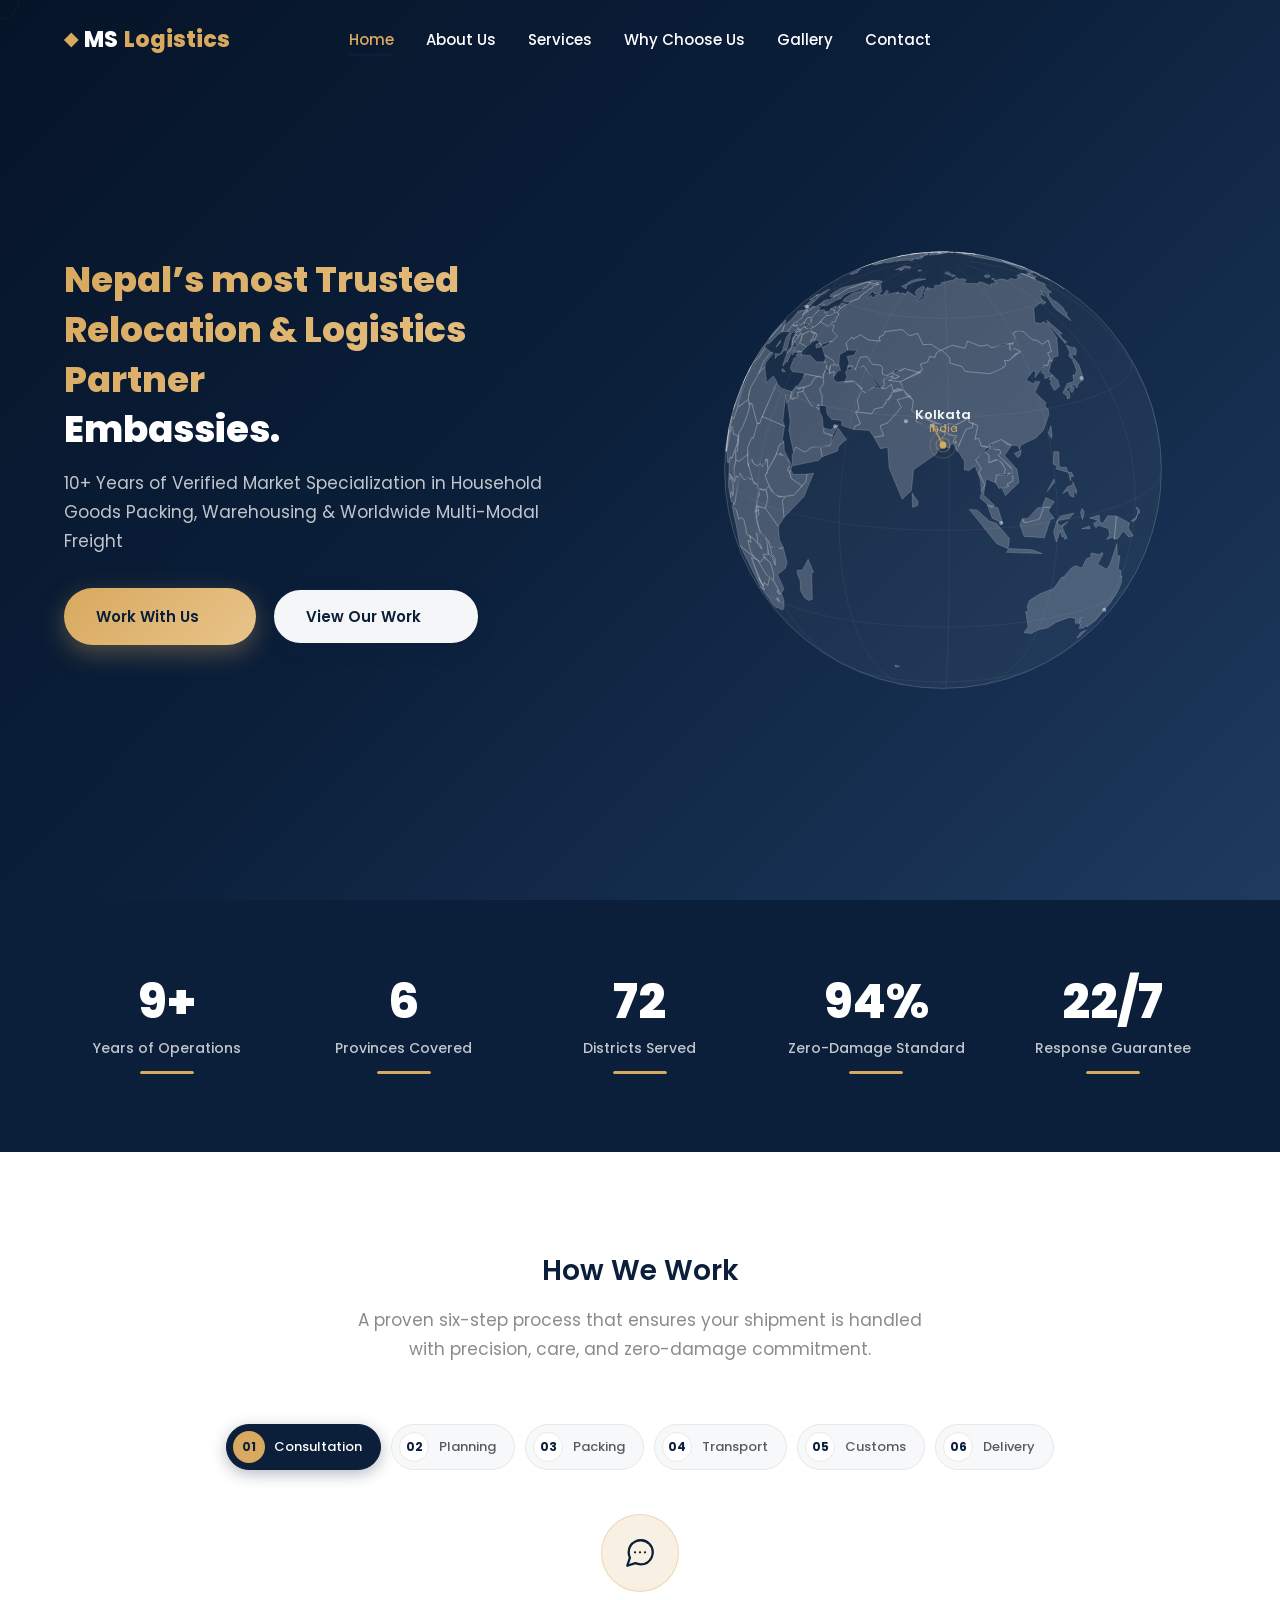
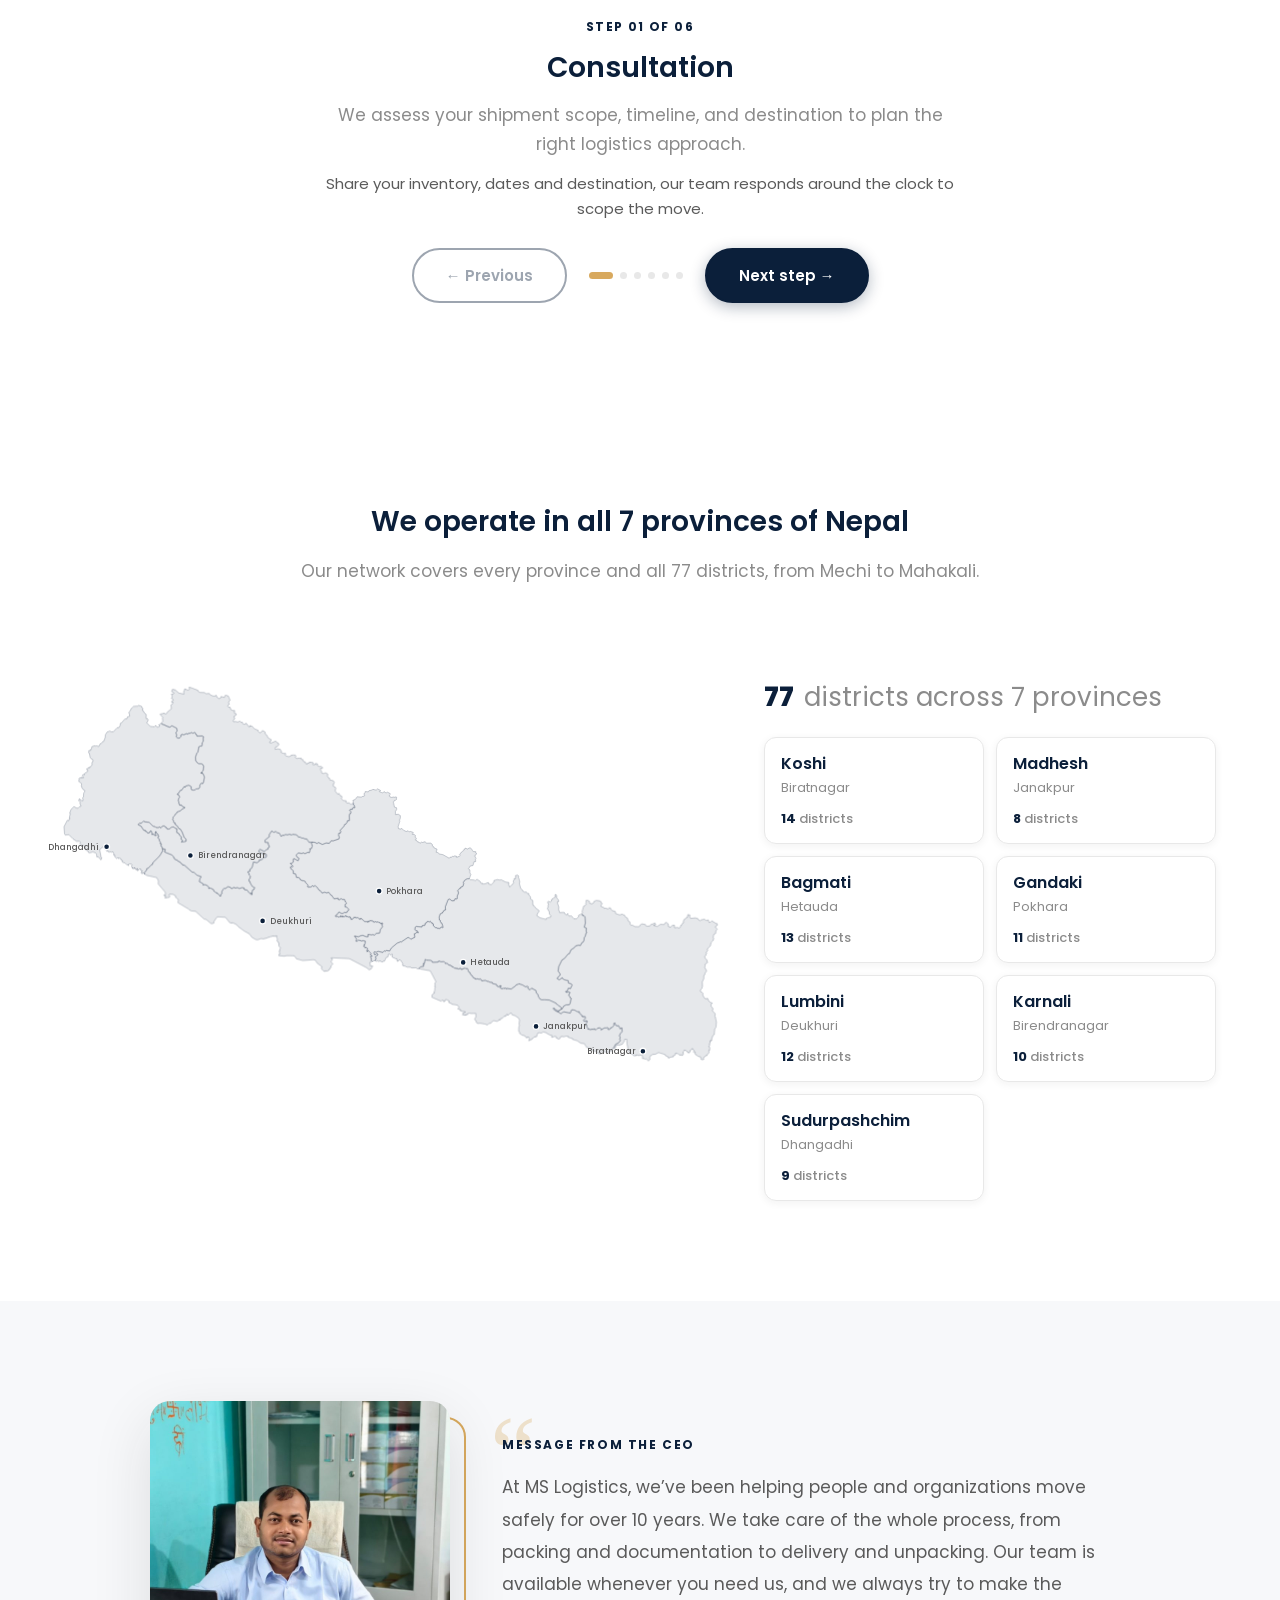
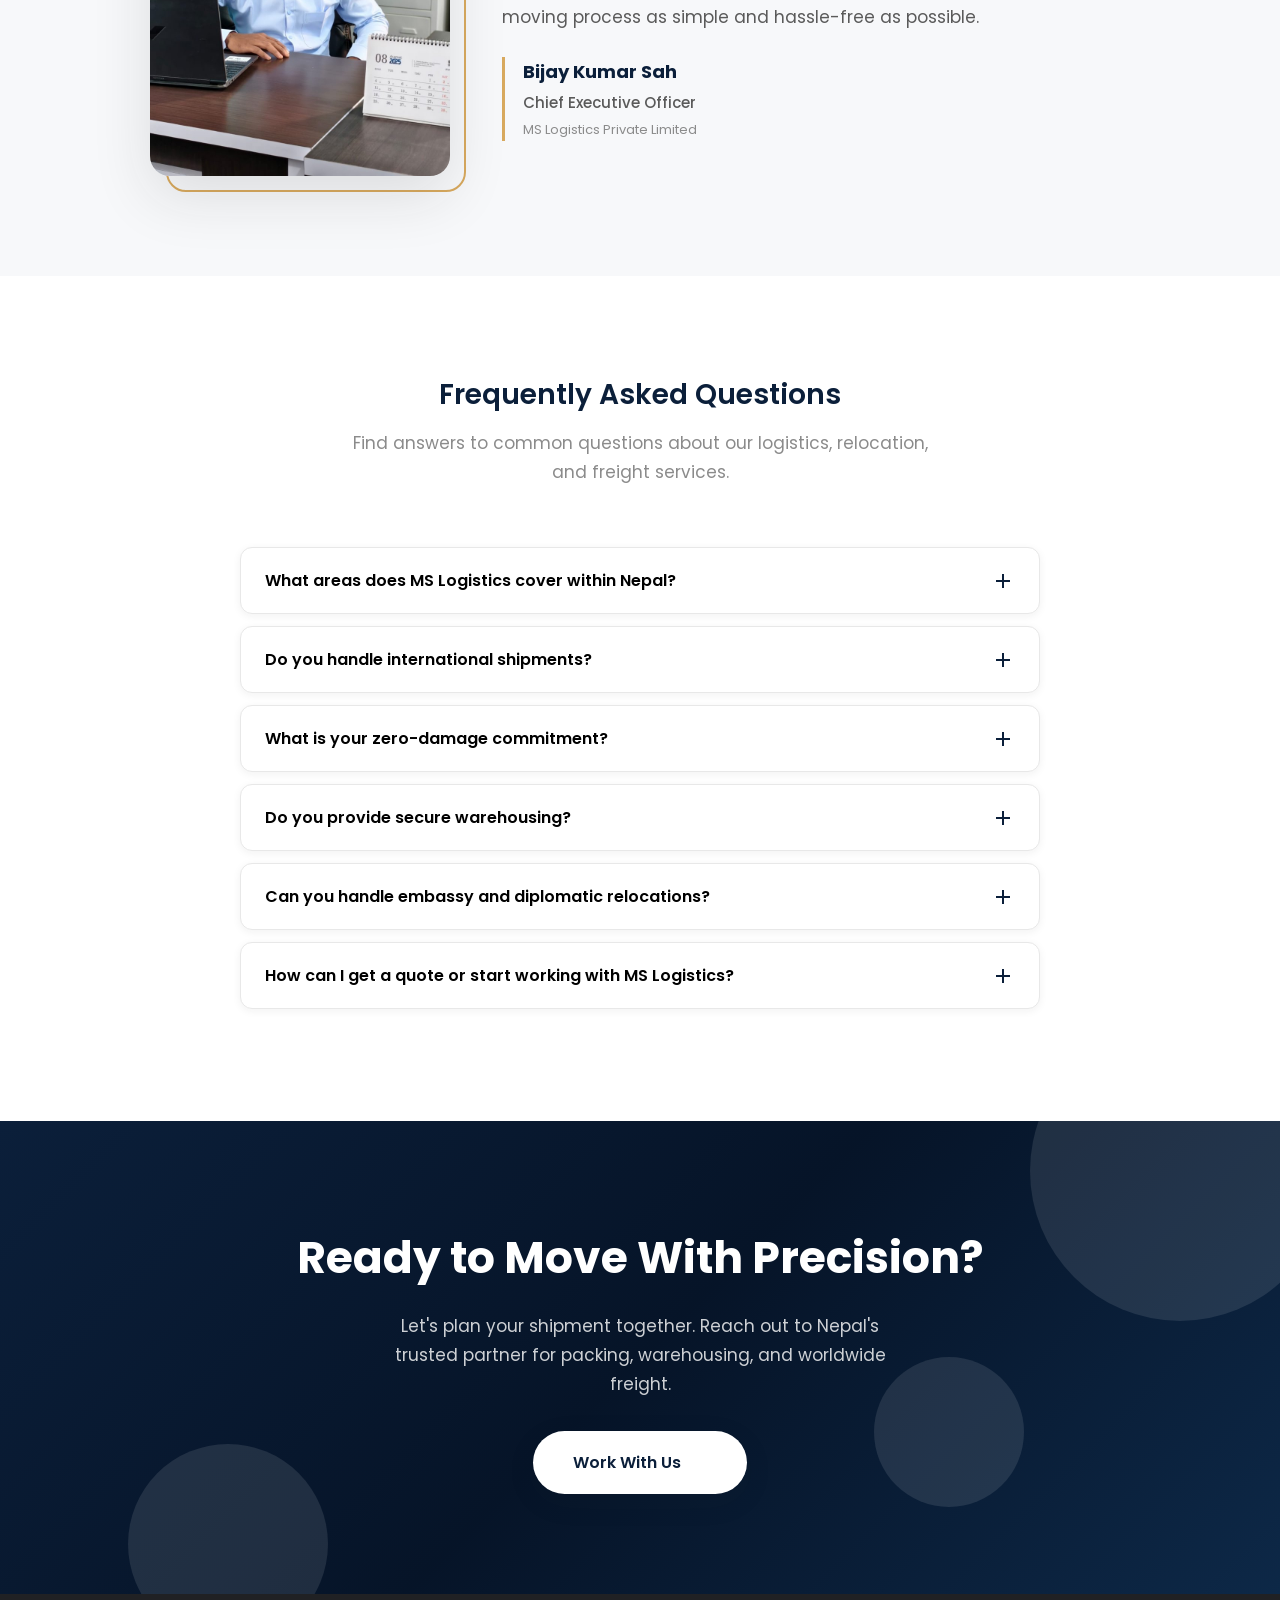
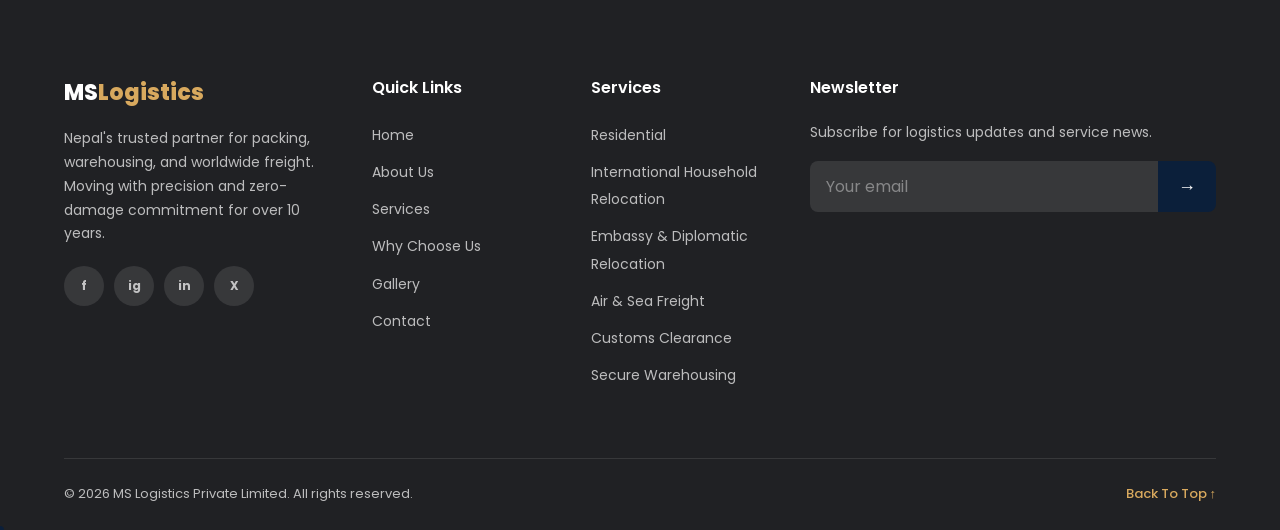
<file: index.html>
<!DOCTYPE html>
<html lang="en">
<head>
  <meta charset="UTF-8">
  <meta name="viewport" content="width=device-width, initial-scale=1.0">
  <meta name="description" content="MS Logistics Private Limited, Nepal's trusted partner for packing, warehousing, and worldwide freight. Household relocation, diplomatic moves, customs clearance, and commercial logistics.">
  <meta name="keywords" content="logistics Nepal, relocation Nepal, freight forwarding, warehousing, customs clearance, packing services, international household relocation, embassy relocation, corporate relocation, air freight, sea freight, MS Logistics, cargo Nepal, cross-border logistics">
  <meta name="author" content="MS Logistics Private Limited">
  <meta property="og:title" content="MS Logistics Private Limited | Packing, Warehousing & Worldwide Freight">
  <meta property="og:description" content="Nepal's trusted partner for packing, warehousing, and worldwide freight. From a single-household move to institutional cargo, handled with precision, care, and zero-damage commitment.">
  <meta property="og:type" content="website">
  <meta property="og:image" content="images/freight-containers.jpg">
  <meta name="theme-color" content="#0B1F3A">
  <title>MS Logistics Private Limited | Packing, Warehousing & Worldwide Freight</title>
  <link rel="icon" href="data:image/svg+xml,%3Csvg xmlns='http://www.w3.org/2000/svg' viewBox='0 0 100 100'%3E%3Crect width='100' height='100' rx='20' fill='%230B1F3A'/%3E%3Ctext x='50' y='68' font-family='Poppins,Arial' font-size='52' font-weight='800' fill='white' text-anchor='middle'%3EMS%3C/text%3E%3C/svg%3E">
  <link rel="preconnect" href="https://fonts.googleapis.com">
  <link rel="preconnect" href="https://fonts.gstatic.com" crossorigin>
  <link href="https://fonts.googleapis.com/css2?family=Poppins:wght@300;400;500;600;700;800&display=swap" rel="stylesheet">
  <link rel="stylesheet" href="css/style.css">
  <link rel="stylesheet" href="css/animations.css">
  <link rel="stylesheet" href="css/responsive.css">
  <style>
    /* ============================================
       Additions - built on the tokens in style.css
       ============================================ */

    /* --- Hero globe (replaces hero__visual) --- */
    .hero__globe {
      --globe-accent: var(--color-accent);
      display: flex;
      align-items: center;
      justify-content: center;
    }
    .hero__globe-canvas {
      width: 100%;
      max-width: 520px;
      aspect-ratio: 1 / 1;
      display: block;
      color: var(--color-white);
      cursor: grab;
      touch-action: pan-y;
    }
    .hero__globe-canvas:active { cursor: grabbing; }

    /* --- Stats: interactive counters --- */
    .stats__item--interactive {
      color: var(--color-white);
      cursor: pointer;
      border-radius: var(--radius-md);
      padding: 18px 14px;
      transition: transform var(--transition), background var(--transition);
    }
    .stats__item--interactive:hover { transform: translateY(-6px); background: rgba(255, 255, 255, 0.06); }
    .stats__item--interactive:focus-visible { outline: 2px solid var(--color-accent); outline-offset: 2px; }
    .stats__bar {
      display: block;
      width: 54px;
      height: 3px;
      margin: 10px auto 0;
      border-radius: var(--radius-full);
      background: rgba(255, 255, 255, 0.2);
      overflow: hidden;
    }
    .stats__bar i {
      display: block;
      height: 100%;
      width: 0;
      border-radius: inherit;
      background: var(--color-accent);
      transition: width 1.5s cubic-bezier(0.22, 0.8, 0.3, 1);
    }
    .stats__item--interactive.is-counted .stats__bar i { width: 100%; }
    .stats__detail {
      display: block;
      max-height: 0;
      opacity: 0;
      overflow: hidden;
      font-size: 0.8125rem;
      line-height: 1.6;
      color: rgba(255, 255, 255, 0.75);
      transition: max-height var(--transition), opacity var(--transition), margin-top var(--transition);
    }
    .stats__item--interactive.is-open .stats__detail { max-height: 160px; opacity: 1; margin-top: 10px; }

    /* --- Process: step-by-step walkthrough --- */
    .stepper { max-width: 940px; margin: 0 auto; }
    .stepper__layout { display: block; }
    .stepper__nav {
      display: flex;
      flex-wrap: wrap;
      justify-content: center;
      gap: 10px;
      margin-bottom: 44px;
    }
    .stepper__node {
      display: inline-flex;
      align-items: center;
      gap: 10px;
      padding: 7px 18px 7px 7px;
      background: var(--color-secondary);
      border: 1px solid var(--color-grey-light);
      border-radius: var(--radius-full);
      font-family: inherit;
      color: var(--color-dark);
      cursor: pointer;
      transition: background var(--transition), border-color var(--transition), transform var(--transition), box-shadow var(--transition);
    }
    .stepper__node:hover { transform: translateY(-2px); box-shadow: var(--shadow-sm); }
    .stepper__node:focus-visible { outline: 2px solid var(--color-accent); outline-offset: 2px; }
    .stepper__dot {
      position: relative;
      flex: 0 0 auto;
      width: 30px;
      height: 30px;
      border-radius: var(--radius-full);
      display: flex;
      align-items: center;
      justify-content: center;
      font-size: 0.75rem;
      font-weight: 700;
      background: var(--color-white);
      color: var(--color-primary);
      border: 1px solid var(--color-grey-light);
      transition: background var(--transition), color var(--transition), border-color var(--transition);
    }
    .stepper__name {
      font-size: 0.8125rem;
      font-weight: 500;
      color: var(--color-grey-dark);
      white-space: nowrap;
      transition: color var(--transition);
    }
    .stepper__node.is-done .stepper__dot {
      background: var(--color-accent);
      color: var(--color-primary);
      border-color: var(--color-accent);
    }
    .stepper__node.is-active {
      background: var(--color-primary);
      border-color: var(--color-primary);
      box-shadow: 0 4px 15px rgba(11, 31, 58, 0.3);
    }
    .stepper__node.is-active .stepper__dot {
      background: var(--color-accent);
      color: var(--color-primary);
      border-color: var(--color-accent);
    }
    .stepper__node.is-active .stepper__name { color: var(--color-white); }
    .stepper__node.is-active .stepper__dot::after {
      content: '';
      position: absolute;
      inset: -2px;
      border-radius: var(--radius-full);
      border: 2px solid var(--color-accent);
      animation: stepPing 1.8s cubic-bezier(0, 0.4, 0.6, 1) infinite;
    }
    @keyframes stepPing {
      0% { transform: scale(1); opacity: 0.6; }
      70%, 100% { transform: scale(1.7); opacity: 0; }
    }

    .stepper__panel { display: grid; }
    .stepper__slide {
      grid-area: 1 / 1;
      text-align: center;
      opacity: 0;
      visibility: hidden;
      pointer-events: none;
      transition: opacity var(--transition), visibility var(--transition);
    }
    .stepper__slide.is-current { opacity: 1; visibility: visible; pointer-events: auto; }
    .stepper__icon {
      width: 78px;
      height: 78px;
      margin: 0 auto 20px;
      border-radius: var(--radius-full);
      display: flex;
      align-items: center;
      justify-content: center;
      color: var(--color-primary);
      background: rgba(216, 169, 94, 0.18);
      box-shadow: 0 0 0 1px rgba(216, 169, 94, 0.35) inset;
    }
    .stepper__slide.is-current .stepper__icon { animation: badgeIn 0.55s cubic-bezier(0.34, 1.56, 0.64, 1) both; }
    @keyframes badgeIn { from { opacity: 0; transform: scale(0.75) rotate(-8deg); } to { opacity: 1; transform: none; } }
    .stepper__slide.is-current .stepper__icon svg > * {
      stroke-dasharray: 200;
      stroke-dashoffset: 200;
      animation: iconDraw 1s cubic-bezier(0.4, 0, 0.2, 1) 0.15s forwards;
    }
    .stepper__slide.is-current .stepper__icon svg > *:nth-child(2) { animation-delay: 0.3s; }
    .stepper__slide.is-current .stepper__icon svg > *:nth-child(3) { animation-delay: 0.45s; }
    .stepper__slide.is-current .stepper__icon svg > *:nth-child(4) { animation-delay: 0.6s; }
    @keyframes iconDraw { to { stroke-dashoffset: 0; } }

    .stepper__count {
      display: inline-block;
      font-size: 0.75rem;
      font-weight: 700;
      letter-spacing: 1.4px;
      text-transform: uppercase;
      color: var(--color-primary);
      margin-bottom: 12px;
    }
    .stepper__title {
      font-size: clamp(1.375rem, 2.5vw, 1.75rem);
      font-weight: 600;
      line-height: 1.35;
      color: var(--color-primary);
      margin-bottom: 14px;
    }
    .stepper__desc {
      font-size: 1.0625rem;
      color: var(--color-grey);
      max-width: 640px;
      margin: 0 auto 12px;
    }
    .stepper__detail {
      font-size: 0.9375rem;
      color: var(--color-grey-dark);
      max-width: 640px;
      margin: 0 auto;
    }
    .stepper__slide.is-current .stepper__count  { animation: stepRise 0.55s 0.05s both; }
    .stepper__slide.is-current .stepper__title  { animation: stepRise 0.55s 0.14s both; }
    .stepper__slide.is-current .stepper__desc   { animation: stepRise 0.55s 0.23s both; }
    .stepper__slide.is-current .stepper__detail { animation: stepRise 0.55s 0.32s both; }
    @keyframes stepRise { from { opacity: 0; transform: translateY(16px); } to { opacity: 1; transform: none; } }

    .stepper__controls {
      display: flex;
      align-items: center;
      justify-content: center;
      gap: 22px;
      margin-top: 26px;
      flex-wrap: wrap;
    }
    .stepper__btn {
      display: inline-flex;
      align-items: center;
      gap: 8px;
      padding: 14px 32px;
      font-family: inherit;
      font-size: 0.9375rem;
      font-weight: 600;
      border-radius: var(--radius-full);
      border: 2px solid var(--color-primary);
      background: var(--color-white);
      color: var(--color-primary);
      cursor: pointer;
      box-shadow: 0 6px 18px rgba(11, 31, 58, 0.12);
      transition: all var(--transition);
    }
    .stepper__btn:hover:not(:disabled) {
      background: linear-gradient(135deg, var(--color-primary) 0%, var(--color-primary-light) 100%);
      color: var(--color-white);
    }
    .stepper__btn:disabled { opacity: 0.35; box-shadow: none; }
    .stepper__btn:hover:not(:disabled) { transform: translateY(-2px); box-shadow: var(--shadow-sm); }
    .stepper__btn:disabled { opacity: 0.4; cursor: not-allowed; }
    .stepper__btn--primary {
      background: var(--color-primary);
      border-color: var(--color-primary);
      color: var(--color-white);
      box-shadow: 0 4px 15px rgba(11, 31, 58, 0.3);
    }
    .stepper__btn--primary:hover:not(:disabled) {
      background: var(--color-primary-dark);
      box-shadow: 0 8px 25px rgba(11, 31, 58, 0.4);
    }
    .stepper__pips { display: flex; align-items: center; gap: 7px; }
    .stepper__pips i {
      width: 7px;
      height: 7px;
      border-radius: var(--radius-full);
      background: var(--color-grey-light);
      transition: width var(--transition), background var(--transition), border-radius var(--transition);
    }
    .stepper__pips i.is-on { width: 24px; border-radius: var(--radius-sm); background: var(--color-accent); }

    /* --- Coverage map --- */
    .cover { padding: var(--section-padding) 0; }
    .cover .grid12 {
      display: grid;
      grid-template-columns: minmax(0, 1.3fr) minmax(0, 0.9fr);
      gap: 46px;
      align-items: stretch;
    }
    .blockhead--center { grid-column: 1 / -1; text-align: center; max-width: 700px; margin: 0 auto 12px; }
    .blockhead__title {
      font-size: clamp(1.375rem, 2.5vw, 1.75rem);
      font-weight: 600;
      line-height: 1.35;
      color: var(--color-primary);
      margin-bottom: 16px;
    }
    .blockhead__desc { font-size: 1.0625rem; color: var(--color-grey); margin: 0; }

    .cover__map { display: flex; flex-direction: column; justify-content: flex-start; padding-top: 44px; }
    .cover__map svg { width: 100%; height: auto; display: block; overflow: visible; }
    .prov {
      fill: var(--color-primary);
      fill-opacity: 0.1;
      stroke: var(--color-primary);
      stroke-opacity: 0.3;
      stroke-width: 1.1;
      cursor: pointer;
      transition: fill var(--transition), fill-opacity var(--transition), stroke-opacity var(--transition);
    }
    .prov:hover, .prov:focus, .prov.is-on {
      fill: var(--color-accent);
      fill-opacity: 0.9;
      stroke-opacity: 0.7;
      outline: none;
    }
    .cover__map.is-ready .prov { animation: provIn 0.7s cubic-bezier(0.22, 0.8, 0.3, 1) both; }
    @keyframes provIn { from { opacity: 0; } to { opacity: 1; } }

    .cover__pin { pointer-events: none; opacity: 0; transition: opacity var(--transition); }
    .cover__map.is-ready .cover__pin { opacity: 1; transition-delay: 0.75s; }
    .cover__pin circle {
      fill: var(--color-primary);
      stroke: var(--color-white);
      stroke-width: 2;
      transition: r var(--transition);
    }
    .cover__pin text {
      font-family: inherit;
      font-size: 13px;
      font-weight: 500;
      fill: var(--color-grey-dark);
      transition: fill var(--transition);
    }
    .cover__pin.is-on circle { r: 7; fill: var(--color-accent); }
    .cover__pin.is-on text { fill: var(--color-primary); }

    .cover__readout {
      --readout-size: clamp(1.1rem, 2.2vw, 1.625rem);
      display: flex;
      flex-wrap: wrap;
      align-items: baseline;
      gap: 0 10px;
      margin-bottom: 24px;
      padding-top: 40px;
      min-height: calc(var(--readout-size) * 2.5);
      align-content: start;
    }
    .cover__readout-num {
      font-size: var(--readout-size);
      font-weight: 800;
      line-height: 1.15;
      color: var(--color-primary);
      font-variant-numeric: tabular-nums;
    }
    .cover__readout-label {
      font-size: var(--readout-size);
      font-weight: 400;
      line-height: 1.15;
      color: var(--color-grey);
    }
    .cover__panel { display: flex; flex-direction: column; }
    .cover__list { flex: 1; display: flex; flex-direction: column; }
    .cover__list {
      display: grid;
      grid-template-columns: repeat(auto-fit, minmax(148px, 1fr));
      gap: 12px;
    }
    .cover__row {
      position: relative;
      display: flex;
      flex-direction: column;
      align-items: flex-start;
      gap: 3px;
      padding: 16px 16px 14px;
      background: var(--color-white);
      border: 1px solid var(--color-grey-light);
      border-radius: var(--radius-md);
      box-shadow: var(--shadow-sm);
      font-family: inherit;
      color: var(--color-dark);
      text-align: left;
      cursor: pointer;
      overflow: hidden;
      transition: transform var(--transition), box-shadow var(--transition), border-color var(--transition), background var(--transition);
    }
    .cover__row::before {
      content: '';
      position: absolute;
      inset: 0 auto 0 0;
      width: 3px;
      background: var(--color-accent);
      transform: scaleY(0);
      transform-origin: top;
      transition: transform var(--transition);
    }
    .cover__row:hover { transform: translateY(-4px); box-shadow: var(--shadow-md); }
    .cover__row:hover::before, .cover__row.is-on::before { transform: scaleY(1); }
    .cover__row:focus-visible { outline: 2px solid var(--color-accent); outline-offset: 2px; }
    .cover__row.is-on {
      background: rgba(216, 169, 94, 0.14);
      border-color: var(--color-accent);
      box-shadow: var(--shadow-md);
    }
    .cover__name { font-size: 1rem; font-weight: 600; color: var(--color-primary); line-height: 1.3; }
    .cover__hq { font-size: 0.8125rem; color: var(--color-grey); }
    .cover__num {
      margin-top: 8px;
      font-size: 0.8125rem;
      font-weight: 700;
      color: var(--color-primary);
      font-variant-numeric: tabular-nums;
    }
    .cover__num::after { content: ' districts'; font-weight: 500; color: var(--color-grey); }

    /* --- Message from the CEO --- */
    .ceo__card {
      display: grid;
      grid-template-columns: 300px minmax(0, 1fr);
      gap: 52px;
      align-items: center;
      max-width: 980px;
      margin: 0 auto;
    }
    .ceo__photo {
      position: relative;
      grid-area: 1 / 1;
      z-index: 1;
      aspect-ratio: 4 / 5;
      border-radius: var(--radius-lg);
      overflow: hidden;
      background: var(--color-grey-light);
      box-shadow: var(--shadow-lg);
    }
    .ceo__photo::before {
      content: 'MS';
      position: absolute;
      inset: 0;
      display: flex;
      align-items: center;
      justify-content: center;
      font-size: 2.875rem;
      font-weight: 800;
      letter-spacing: 2px;
      color: var(--color-primary);
      opacity: 0.25;
    }
    .ceo__photo img { position: relative; width: 100%; height: 100%; object-fit: cover; display: block; }
    .ceo__card::before {
      content: '';
      grid-area: 1 / 1;
      align-self: center;
      width: 300px;
      aspect-ratio: 4 / 5;
      border-radius: var(--radius-lg);
      border: 2px solid var(--color-accent);
      transform: translate(16px, 16px);
      pointer-events: none;
    }
    .ceo__body { grid-area: 1 / 2; position: relative; }
    .ceo__body::before {
      content: '\201C';
      position: absolute;
      top: -34px;
      left: -12px;
      font-size: 6.5rem;
      line-height: 1;
      font-family: Georgia, 'Times New Roman', serif;
      color: var(--color-accent);
      opacity: 0.3;
      pointer-events: none;
    }
    .ceo__label {
      display: block;
      font-size: 0.75rem;
      font-weight: 700;
      letter-spacing: 1.6px;
      text-transform: uppercase;
      color: var(--color-primary);
      margin-bottom: 16px;
    }
    .ceo__quote {
      font-size: 1.0625rem;
      line-height: 1.9;
      color: var(--color-grey-dark);
      margin: 0 0 24px;
      border: 0;
      padding: 0;
      quotes: none;
    }
    .ceo__by {
      display: flex;
      flex-direction: column;
      gap: 3px;
      padding-left: 18px;
      border-left: 3px solid var(--color-accent);
    }
    .ceo__name { font-size: 1.125rem; font-weight: 700; color: var(--color-primary); }
    .ceo__role { font-size: 0.9375rem; font-weight: 500; color: var(--color-grey-dark); }
    .ceo__org { font-size: 0.8125rem; color: var(--color-grey); }

    .ceo__card.is-in .ceo__photo { animation: ceoPhoto 0.8s cubic-bezier(0.22, 0.8, 0.3, 1) both; }
    .ceo__card.is-in::before { animation: ceoFrame 0.8s cubic-bezier(0.22, 0.8, 0.3, 1) 0.15s both; }
    .ceo__card.is-in .ceo__label { animation: stepRise 0.6s cubic-bezier(0.22, 0.8, 0.3, 1) 0.25s both; }
    .ceo__card.is-in .ceo__quote { animation: stepRise 0.6s cubic-bezier(0.22, 0.8, 0.3, 1) 0.36s both; }
    .ceo__card.is-in .ceo__by { animation: stepRise 0.6s cubic-bezier(0.22, 0.8, 0.3, 1) 0.48s both; }
    @keyframes ceoPhoto { from { opacity: 0; transform: translateX(-24px) scale(0.96); } to { opacity: 1; transform: none; } }
    @keyframes ceoFrame { from { opacity: 0; transform: translate(0, 0); } to { opacity: 1; transform: translate(16px, 16px); } }

    /* --- Responsive, matching the breakpoints in responsive.css --- */
    @media (max-width: 1023px) {
      .hero__globe-canvas { max-width: 380px; margin: 0 auto; }
      .cover .grid12 { grid-template-columns: 1fr; gap: 34px; }
      .cover__map { padding-top: 0; }
      .cover__readout { padding-top: 0; }
      .ceo__card { grid-template-columns: 1fr; gap: 34px; justify-items: center; text-align: center; }
      .ceo__photo { grid-area: auto; width: 260px; max-width: 100%; }
      .ceo__body { grid-area: auto; }
      .ceo__card::before { display: none; }
      .ceo__body::before { left: 50%; transform: translateX(-50%); top: -46px; }
      .ceo__by { border-left: 0; border-top: 3px solid var(--color-accent); padding-left: 0; padding-top: 14px; align-items: center; }
    }
    @media (max-width: 767px) {
      .stepper__nav { gap: 8px; }
      .stepper__node { padding: 6px 14px 6px 6px; gap: 8px; }
      .stepper__dot { width: 26px; height: 26px; }
      .stepper__btn { padding: 12px 22px; }
      .stepper__controls { gap: 14px; }
      .cover__pin text { font-size: 16px; }
    }

    /* --- Hero: stop the typed line from reflowing the page --- */
    .hero__typing,
    .hero__typing.typing-active,
    .hero__typing.typing-done {
      border-right: 0 none transparent !important;
      border-right-width: 0 !important;
      border-right-color: transparent !important;
      padding-right: 0 !important;
      animation: none !important;
    }
    .hero__typing::after { content: none !important; }
    .hero__typing {
      display: block;
      white-space: nowrap;
      font-size: clamp(1.5rem, 2.9vw, 2.4rem);
      line-height: 1.3;
      min-height: 1.3em;
      font-weight: 750;
    }

    /* --- Hero buttons --- */
    .hero__buttons .btn { position: relative; overflow: hidden; }
    .hero__buttons .btn::after {
      content: '\2192';
      display: inline-block;
      margin-left: 2px;
      transform: translateX(-4px);
      opacity: 0;
      transition: transform var(--transition), opacity var(--transition);
    }
    .hero__buttons .btn:hover::after { transform: translateX(2px); opacity: 1; }
    .hero__buttons .btn::before {
      content: '';
      position: absolute;
      top: 0;
      left: -60%;
      width: 45%;
      height: 100%;
      background: linear-gradient(120deg, transparent, rgba(255, 255, 255, 0.35), transparent);
      transform: skewX(-20deg);
      transition: left 0.6s cubic-bezier(0.4, 0, 0.2, 1);
      pointer-events: none;
    }
    .hero__buttons .btn:hover::before { left: 120%; }
    .hero__buttons .btn--primary {
      background: linear-gradient(135deg, var(--color-accent) 0%, var(--color-accent-light) 100%);
      color: var(--color-primary);
      box-shadow: 0 8px 24px rgba(216, 169, 94, 0.35);
    }
    .hero__buttons .btn--primary:hover {
      transform: translateY(-3px);
      box-shadow: 0 14px 34px rgba(216, 169, 94, 0.5);
    }
    .hero__buttons .btn--outline:hover { transform: translateY(-3px); }

    /* --- Closing CTA button --- */
    .cta .btn--white { position: relative; overflow: hidden; }
    .cta .btn--white::after {
      content: '\2192';
      display: inline-block;
      margin-left: 2px;
      transform: translateX(-4px);
      opacity: 0;
      transition: transform var(--transition), opacity var(--transition);
    }
    .cta .btn--white:hover::after { transform: translateX(2px); opacity: 1; }
    .cta .btn--white::before {
      content: '';
      position: absolute;
      top: 0;
      left: -60%;
      width: 45%;
      height: 100%;
      background: linear-gradient(120deg, transparent, rgba(11, 31, 58, 0.12), transparent);
      transform: skewX(-20deg);
      transition: left 0.6s cubic-bezier(0.4, 0, 0.2, 1);
      pointer-events: none;
    }
    .cta .btn--white:hover::before { left: 120%; }
    .cta .btn--white:hover { transform: translateY(-3px) scale(1.02); box-shadow: var(--shadow-xl); }
    .cta .btn--white::selection { background: transparent; }

    /* --- FAQ on a white background --- */
    .faq { background: var(--color-white); }
    .faq__item { border: 1px solid var(--color-grey-light); }

    /* --- Header: centred nav, no Clients link, no CTA --- */
    /* style.css lays the header out with space-between. With the CTA gone the
       nav would be pushed to the right edge, so it is centred on the header. */
    .header__container { position: relative; }
    @media (min-width: 1024px) {
      .header__nav {
        position: absolute;
        left: 50%;
        transform: translateX(-50%);
      }
      .header__menu { flex-wrap: nowrap; white-space: nowrap; }
    }
  </style>
</head>
<body>

  <!-- Loading Screen -->
  <div class="loader" id="loader" aria-hidden="true">
    <div class="loader__inner">
      <div class="loader__logo">MS<span>Logistics</span></div>
      <div class="loader__bar">
        <div class="loader__progress" id="loaderProgress"></div>
      </div>
      <p class="loader__text">Moving With Precision...</p>
    </div>
  </div>

  <!-- Scroll Progress Bar -->
  <div class="scroll-progress" id="scrollProgress" role="progressbar" aria-valuemin="0" aria-valuemax="100" aria-valuenow="0" aria-label="Page scroll progress"></div>

  <!-- Header -->
  <header class="header" id="header" role="banner">
    <div class="container header__container">
      <a href="index.html" class="header__logo" aria-label="MS Logistics Private Limited Home">
        <span class="header__logo-icon">&#9670;</span>
        MS<span>Logistics</span>
      </a>
      <nav class="header__nav" id="mainNav" role="navigation" aria-label="Main navigation">
        <ul class="header__menu">
          <li><a href="index.html" class="header__link active">Home</a></li>
          <li><a href="about-us.html" class="header__link">About Us</a></li>
          <li><a href="services.html" class="header__link">Services</a></li>
          <li><a href="why-choose-us.html" class="header__link">Why Choose Us</a></li>
          <li><a href="gallery.html" class="header__link">Gallery</a></li>
          <li><a href="contact.html" class="header__link">Contact</a></li>
        </ul>
      </nav>
      <button class="header__hamburger" id="hamburgerBtn" aria-label="Toggle menu" aria-expanded="false" aria-controls="mainNav">
        <span></span>
        <span></span>
        <span></span>
      </button>
    </div>
  </header>

  <main id="main">

    <!-- Hero Section -->
    <section class="hero" id="home" aria-label="Hero">
      <div class="container hero__container">
        <div class="hero__content">
          <!--<span class="hero__badge fade-up">Available for Work</span>  -->
          <h1 class="hero__title">
            <span class="hero__title-accent"> Nepal’s most Trusted Relocation & Logistics Partner</span>
            <span class="hero__typing" id="heroTyping">Packing.</span>
            
          </h1>
          <p class="hero__desc fade-up delay-2">10+ Years of Verified Market Specialization in Household Goods Packing, Warehousing & Worldwide Multi-Modal Freight</p>
          <div class="hero__buttons fade-up delay-3">
            <a href="contact.html" class="btn btn--primary btn--ripple">Work With Us</a>
            <a href="gallery.html" class="btn btn--outline btn--ripple">View Our Work</a>
          </div>
          <div class="hero__trust fade-up delay-4"></div>
        </div>
        <div class="hero__globe">
          <canvas id="heroGlobe" class="hero__globe-canvas" role="img"
                  aria-label="Slowly rotating globe"></canvas>
        </div>
      </div>
    </section>

    <!-- Statistics -->
    <section class="stats" id="stats" aria-label="Company statistics">
      <div class="container stats__container">
        <div class="stats__item stats__item--interactive reveal" role="button" tabindex="0" aria-expanded="false">
          <span class="stats__number" data-target="10" data-suffix="+">0</span>
          <span class="stats__label">Years of Operations</span>
          <span class="stats__bar" aria-hidden="true"><i></i></span>
          <span class="stats__detail">Over a decade of unbroken operations in Nepali logistics.</span>
        </div>
        <div class="stats__item stats__item--interactive reveal" role="button" tabindex="0" aria-expanded="false">
          <span class="stats__number" data-target="7" data-suffix="">0</span>
          <span class="stats__label">Provinces Covered</span>
          <span class="stats__bar" aria-hidden="true"><i></i></span>
          <span class="stats__detail">Mechi to Mahakali, every province in our domestic network.</span>
        </div>
        <div class="stats__item stats__item--interactive reveal" role="button" tabindex="0" aria-expanded="false">
          <span class="stats__number" data-target="77" data-suffix="">0</span>
          <span class="stats__label">Districts Served</span>
          <span class="stats__bar" aria-hidden="true"><i></i></span>
          <span class="stats__detail">Door-to-door delivery across Terai, Hill and Mountain districts.</span>
        </div>
        <div class="stats__item stats__item--interactive reveal" role="button" tabindex="0" aria-expanded="false">
          <span class="stats__number" data-target="100" data-suffix="%">0</span>
          <span class="stats__label">Zero-Damage Standard</span>
          <span class="stats__bar" aria-hidden="true"><i></i></span>
          <span class="stats__detail">Export-quality packing with single-point accountability on every shipment.</span>
        </div>
        <div class="stats__item stats__item--interactive reveal" role="button" tabindex="0" aria-expanded="false">
          <span class="stats__number" data-target="24" data-suffix="/7">0</span>
          <span class="stats__label">Response Guarantee</span>
          <span class="stats__bar" aria-hidden="true"><i></i></span>
          <span class="stats__detail">Our team responds around the clock to coordinate your shipment.</span>
        </div>
      </div>
    </section>

    <!-- Process Timeline -->
    <section class="process section" id="process" aria-labelledby="process-heading">
      <div class="container">
        <div class="section__header reveal">
          <h2 class="section__title" id="process-heading">How We Work</h2>
          <p class="section__desc">A proven six-step process that ensures your shipment is handled with precision, care, and zero-damage commitment.</p>
        </div>
        <div class="stepper" id="processStepper">
          <div class="timeline__line" aria-hidden="true" hidden><div class="timeline__line-fill" id="timelineFill"></div></div>
          <div class="stepper__layout">
            <div class="stepper__nav" role="tablist" aria-label="Our six-step process">
              <button class="stepper__node is-active" type="button" role="tab" data-step="0" aria-selected="true" aria-controls="stepPanel">
                <span class="stepper__dot">01</span>
                <span class="stepper__name">Consultation</span>
              </button>
              <button class="stepper__node" type="button" role="tab" data-step="1" aria-selected="false" aria-controls="stepPanel">
                <span class="stepper__dot">02</span>
                <span class="stepper__name">Planning</span>
              </button>
              <button class="stepper__node" type="button" role="tab" data-step="2" aria-selected="false" aria-controls="stepPanel">
                <span class="stepper__dot">03</span>
                <span class="stepper__name">Packing</span>
              </button>
              <button class="stepper__node" type="button" role="tab" data-step="3" aria-selected="false" aria-controls="stepPanel">
                <span class="stepper__dot">04</span>
                <span class="stepper__name">Transport</span>
              </button>
              <button class="stepper__node" type="button" role="tab" data-step="4" aria-selected="false" aria-controls="stepPanel">
                <span class="stepper__dot">05</span>
                <span class="stepper__name">Customs</span>
              </button>
              <button class="stepper__node" type="button" role="tab" data-step="5" aria-selected="false" aria-controls="stepPanel">
                <span class="stepper__dot">06</span>
                <span class="stepper__name">Delivery</span>
              </button>
            </div>
            <div class="stepper__main">
              <div class="stepper__panel" id="stepPanel" role="tabpanel" aria-live="polite">
              <article class="stepper__slide is-current" data-step="0">
              <div class="stepper__icon" aria-hidden="true"><svg viewBox="0 0 24 24" width="34" height="34" fill="none" stroke="currentColor" stroke-width="1.6" stroke-linecap="round" stroke-linejoin="round" aria-hidden="true"><path d="M21 11.5a8.4 8.4 0 0 1-.9 3.8 8.5 8.5 0 0 1-7.6 4.7 8.4 8.4 0 0 1-3.8-.9L3 21l1.9-5.7a8.4 8.4 0 0 1-.9-3.8 8.5 8.5 0 0 1 4.7-7.6 8.4 8.4 0 0 1 3.8-.9h.5a8.48 8.48 0 0 1 8 8z"/><path d="M8.5 11.5h.01M12 11.5h.01M15.5 11.5h.01"/></svg></div>
              <span class="stepper__count">Step 01 of 06</span>
              <h3 class="stepper__title">Consultation</h3>
              <p class="stepper__desc">We assess your shipment scope, timeline, and destination to plan the right logistics approach.</p>
              <p class="stepper__detail">Share your inventory, dates and destination, our team responds around the clock to scope the move.</p>
              </article>
              <article class="stepper__slide" data-step="1">
              <div class="stepper__icon" aria-hidden="true"><svg viewBox="0 0 24 24" width="34" height="34" fill="none" stroke="currentColor" stroke-width="1.6" stroke-linecap="round" stroke-linejoin="round" aria-hidden="true"><path d="M16 4h2a2 2 0 0 1 2 2v14a2 2 0 0 1-2 2H6a2 2 0 0 1-2-2V6a2 2 0 0 1 2-2h2"/><rect x="8" y="2" width="8" height="4" rx="1"/><path d="M9 12h6M9 16h4"/></svg></div>
              <span class="stepper__count">Step 02 of 06</span>
              <h3 class="stepper__title">Planning</h3>
              <p class="stepper__desc">Detailed routing, documentation, and customs coordination across air, sea, and surface modes.</p>
              <p class="stepper__detail">Air via Tribhuvan International, ocean via Kolkata and Haldia, or surface across all 77 districts.</p>
              </article>
              <article class="stepper__slide" data-step="2">
              <div class="stepper__icon" aria-hidden="true"><svg viewBox="0 0 24 24" width="34" height="34" fill="none" stroke="currentColor" stroke-width="1.6" stroke-linecap="round" stroke-linejoin="round" aria-hidden="true"><path d="M16.5 9.4 7.5 4.2"/><path d="M21 16V8a2 2 0 0 0-1-1.73l-7-4a2 2 0 0 0-2 0l-7 4A2 2 0 0 0 3 8v8a2 2 0 0 0 1 1.73l7 4a2 2 0 0 0 2 0l7-4A2 2 0 0 0 21 16z"/><polyline points="3.3 7 12 12 20.7 7"/><line x1="12" y1="22" x2="12" y2="12"/></svg></div>
              <span class="stepper__count">Step 03 of 06</span>
              <h3 class="stepper__title">Packing</h3>
              <p class="stepper__desc">Export-quality packing with professional materials ensuring zero-damage protection.</p>
              <p class="stepper__detail">Export-grade materials with itemised labelling, so every carton is accounted for before loading.</p>
              </article>
              <article class="stepper__slide" data-step="3">
              <div class="stepper__icon" aria-hidden="true"><svg viewBox="0 0 24 24" width="34" height="34" fill="none" stroke="currentColor" stroke-width="1.6" stroke-linecap="round" stroke-linejoin="round" aria-hidden="true"><rect x="1" y="4" width="14" height="12" rx="1.5"/><path d="M15 8h3.5a2 2 0 0 1 1.6.8L22.6 12a2 2 0 0 1 .4 1.2V16H15z"/><circle cx="6" cy="18.5" r="2.2"/><circle cx="18" cy="18.5" r="2.2"/></svg></div>
              <span class="stepper__count">Step 04 of 06</span>
              <h3 class="stepper__title">Transport</h3>
              <p class="stepper__desc">GPS-equipped fleet and multi-modal freight with real-time tracking from origin to destination.</p>
              <p class="stepper__detail">GPS-equipped fleet with real-time visibility from pickup through to final handover.</p>
              </article>
              <article class="stepper__slide" data-step="4">
              <div class="stepper__icon" aria-hidden="true"><svg viewBox="0 0 24 24" width="34" height="34" fill="none" stroke="currentColor" stroke-width="1.6" stroke-linecap="round" stroke-linejoin="round" aria-hidden="true"><path d="M14 2H6a2 2 0 0 0-2 2v16a2 2 0 0 0 2 2h12a2 2 0 0 0 2-2V8z"/><polyline points="14 2 14 8 20 8"/><polyline points="9 15 11 17 15 12.5"/></svg></div>
              <span class="stepper__count">Step 05 of 06</span>
              <h3 class="stepper__title">Customs</h3>
              <p class="stepper__desc">Direct customs links and seamless cross-border clearance on every shipment.</p>
              <p class="stepper__detail">Direct customs links, including full cross-border clearance for shipments into India.</p>
              </article>
              <article class="stepper__slide" data-step="5">
              <div class="stepper__icon" aria-hidden="true"><svg viewBox="0 0 24 24" width="34" height="34" fill="none" stroke="currentColor" stroke-width="1.6" stroke-linecap="round" stroke-linejoin="round" aria-hidden="true"><path d="M22 11.1V12a10 10 0 1 1-5.9-9.1"/><polyline points="22 4.5 12 14.5 9 11.5"/></svg></div>
              <span class="stepper__count">Step 06 of 06</span>
              <h3 class="stepper__title">Delivery</h3>
              <p class="stepper__desc">Door-to-door delivery with zero-damage verification and client confirmation.</p>
              <p class="stepper__detail">Verified against the inventory and confirmed with you before we close the file.</p>
              </article>
              </div>
              <div class="stepper__controls">
                <button class="stepper__btn" type="button" id="stepPrev">&larr; Previous</button>
                <span class="stepper__pips" id="stepPips" aria-hidden="true"></span>
                <button class="stepper__btn stepper__btn--primary" type="button" id="stepNext">Next step &rarr;</button>
              </div>
            </div>
          </div>
        </div>
      </div>
    </section>

    <section class="cover" id="coverage">
      <div class="container grid12">
        <div class="blockhead blockhead--center">
          <h2 class="blockhead__title">We operate in all 7 provinces of Nepal</h2>
          <p class="blockhead__desc">Our network covers every province and all 77 districts, from Mechi to Mahakali.</p>
        </div>

        <div class="cover__map">
          <svg viewBox="0 0 1000 572.3" role="img" aria-label="Map of Nepal divided into its seven provinces">
            <title>Coverage across the seven provinces of Nepal</title>
            <path class="prov" id="prov-koshi" data-prov="koshi" d="M800.9,326.2 803.8,327.7 804.3,331.0 807.6,331.8 810.4,330.3 811.1,328.0 814.3,326.5 820.3,327.2 821.5,328.4 821.8,330.3 823.6,331.2 821.3,334.6 822.1,336.3 824.6,336.3 826.7,339.0 828.2,338.3 832.3,339.5 834.3,337.8 836.2,338.1 836.8,340.2 838.9,342.1 843.3,343.3 844.4,346.9 850.3,348.7 854.4,347.5 855.4,348.6 857.2,348.6 859.0,351.9 862.0,353.4 863.3,358.0 865.6,359.1 866.7,363.9 867.9,364.8 869.7,364.4 873.5,366.6 880.1,366.8 881.7,364.0 884.4,362.4 889.7,363.5 889.8,364.6 891.5,366.0 896.3,365.7 898.3,363.2 901.9,362.3 903.8,360.8 905.5,363.6 902.0,364.8 907.7,366.4 912.6,363.1 918.2,363.5 920.2,360.5 921.5,360.2 924.4,362.2 924.8,366.7 926.3,366.6 927.5,368.1 930.5,364.8 934.1,364.5 934.7,365.4 933.9,366.4 934.2,368.6 938.2,367.9 941.5,368.8 942.9,367.7 943.8,364.6 945.0,364.5 946.5,361.2 948.1,360.4 947.7,358.7 948.8,355.7 951.2,354.4 952.3,352.6 953.7,352.8 954.6,348.2 957.7,348.9 957.3,351.6 958.8,354.1 966.9,353.1 967.8,354.1 969.8,354.3 971.1,356.5 973.4,357.6 975.5,355.9 977.9,356.1 978.9,354.8 983.1,357.5 985.6,356.2 987.0,360.2 989.0,360.0 990.8,358.2 991.8,358.1 997.1,361.6 999.3,362.0 999.9,364.3 996.5,366.7 999.5,370.8 997.5,372.9 997.2,377.0 994.4,378.4 993.3,383.1 994.2,384.8 993.0,388.3 990.0,391.1 989.2,396.0 985.3,399.6 984.5,401.4 985.2,402.4 982.5,406.5 983.5,407.8 982.3,408.9 982.8,409.7 980.6,412.0 980.6,414.4 983.5,417.3 984.1,419.1 983.6,420.0 985.1,421.2 981.4,423.6 980.4,429.3 983.4,434.3 980.3,438.8 980.7,440.2 979.1,441.3 979.0,446.3 976.7,451.1 976.8,456.5 977.6,457.4 976.6,458.1 976.1,461.2 974.2,463.0 973.7,464.6 974.2,466.5 975.7,466.7 977.8,469.0 977.2,470.9 979.9,476.1 982.6,477.2 984.8,476.3 986.6,480.6 989.4,482.8 991.9,483.4 990.3,485.7 990.0,488.2 993.2,492.3 992.0,495.4 996.5,500.0 995.8,503.9 996.6,504.5 998.3,513.1 997.6,520.4 995.8,523.2 994.9,532.0 992.7,533.5 992.3,536.1 991.2,536.9 991.2,540.7 990.6,540.2 990.3,540.9 989.7,540.6 989.9,541.5 989.0,541.1 989.2,542.9 988.2,542.5 988.9,544.7 987.3,545.8 988.0,546.0 987.9,548.4 986.3,550.1 987.4,550.2 988.2,552.5 987.6,553.9 988.4,554.5 987.3,554.9 987.9,555.8 986.5,556.2 987.0,559.5 983.8,563.1 984.0,563.9 982.6,563.6 982.0,564.9 979.4,566.1 978.6,567.5 978.9,569.9 976.2,570.4 974.7,569.7 974.2,566.0 971.0,565.4 966.3,562.5 966.1,561.1 964.9,560.5 966.0,558.6 962.8,558.2 964.1,556.9 961.5,552.9 961.2,554.3 957.8,556.1 958.2,558.2 956.9,558.7 956.6,559.9 954.1,559.4 954.3,558.0 949.3,555.3 949.3,556.4 947.5,558.0 947.3,560.0 947.9,560.0 947.1,561.2 947.8,561.9 946.7,562.4 946.6,563.4 945.0,563.9 944.2,562.5 943.2,562.5 942.5,563.9 939.8,561.2 935.7,560.1 935.7,562.8 932.3,564.2 932.5,565.9 927.6,566.4 926.7,567.7 924.5,567.5 924.6,566.0 920.3,564.2 919.7,562.4 909.7,559.4 905.0,561.9 900.1,562.3 898.6,564.0 897.7,563.9 896.2,566.6 896.4,570.4 894.3,572.3 890.8,569.0 889.4,569.7 888.0,568.7 885.1,568.6 885.1,564.2 883.9,563.4 880.5,563.1 879.3,564.6 878.4,563.2 875.3,563.0 875.6,564.2 872.4,564.4 863.7,558.0 861.4,545.2 861.2,539.1 857.9,538.9 857.6,541.5 854.3,546.6 849.4,548.2 847.7,547.7 844.2,548.7 843.8,552.5 840.7,552.7 844.2,546.4 848.0,544.8 851.5,541.0 850.3,539.0 851.1,536.2 849.8,533.6 851.3,530.2 854.1,527.1 853.7,521.6 852.5,521.7 851.3,523.4 848.4,518.1 846.1,518.6 844.1,517.4 842.9,513.9 841.2,514.8 841.5,517.6 838.3,521.4 836.6,521.3 835.9,523.0 833.8,524.3 832.8,524.3 832.5,521.8 830.8,521.1 829.6,522.0 827.9,521.4 822.9,523.8 822.1,525.0 822.1,523.8 820.1,521.4 816.4,522.1 813.7,524.8 812.0,524.0 811.3,522.5 810.3,524.3 807.5,523.3 806.7,524.5 805.3,523.8 804.6,524.7 803.5,523.1 801.6,523.6 801.3,521.4 799.9,520.0 800.1,517.6 797.6,516.7 800.0,513.6 800.6,511.3 799.2,511.8 798.9,510.4 796.9,511.7 795.8,511.5 794.7,510.4 797.6,507.1 797.4,504.2 793.4,504.8 793.2,503.1 792.6,503.5 791.6,501.3 788.6,499.2 788.5,496.8 785.8,497.0 781.0,494.3 776.8,493.9 774.6,499.0 764.9,497.1 762.9,497.6 759.9,500.3 757.6,497.9 752.6,495.9 748.9,492.8 749.0,491.0 756.8,496.8 757.2,494.7 759.3,494.4 759.9,493.1 761.3,493.4 761.7,491.7 763.8,490.4 764.4,488.3 768.3,486.3 773.0,486.2 774.5,484.0 775.6,478.0 776.6,476.9 774.7,476.0 774.2,473.7 772.1,472.0 774.2,467.3 771.5,466.4 769.3,467.4 767.3,466.0 769.7,465.8 771.8,460.7 774.8,461.6 777.5,456.1 776.2,454.3 771.8,452.9 771.5,449.3 765.8,448.0 762.4,445.8 762.3,444.8 757.9,448.1 754.6,446.3 755.9,443.7 759.2,440.9 758.8,438.5 756.1,434.7 756.9,427.9 762.0,417.6 765.5,415.6 771.2,408.6 773.2,408.0 775.9,401.9 780.4,399.3 783.0,396.0 787.3,395.1 790.1,395.6 791.9,391.8 794.2,390.4 795.7,387.7 796.0,383.3 797.3,382.0 798.8,376.6 800.0,375.9 798.9,373.8 799.3,369.0 796.0,367.5 797.7,361.6 797.7,354.4 796.9,351.4 795.2,349.7 793.7,350.0 792.5,346.2 793.5,345.2 792.6,343.8 795.2,335.1 797.0,334.6 799.1,332.0 798.2,330.8 799.2,328.8 798.7,326.7 800.9,326.2Z" tabindex="0" role="button" aria-label="Koshi province"><title>Koshi</title></path>
            <path class="prov" id="prov-madhesh" data-prov="madhesh" d="M553.4,416.6 554.7,417.9 561.2,418.3 563.0,419.4 563.6,421.3 572.3,421.0 573.2,419.2 576.8,420.4 581.2,420.1 583.4,422.0 583.5,423.2 586.4,422.9 588.6,425.6 591.7,425.7 592.3,427.1 594.1,427.4 594.7,428.9 595.6,428.6 597.8,430.4 599.6,430.2 600.1,431.0 600.9,430.0 601.5,431.1 602.4,430.5 603.4,431.7 606.7,430.2 607.3,432.0 609.5,432.1 609.8,431.2 613.7,430.2 614.4,430.9 617.3,430.7 618.5,434.8 619.6,436.6 621.2,436.9 622.3,440.4 624.6,441.7 626.0,444.7 629.0,445.7 628.8,446.6 630.5,447.0 631.7,446.3 635.3,447.3 636.6,446.5 637.7,447.0 639.0,449.6 644.6,448.9 648.3,450.6 649.7,450.2 651.0,451.8 655.1,451.9 655.6,453.7 661.9,455.2 662.4,457.7 664.8,458.6 668.3,456.7 668.7,458.4 667.4,458.6 666.9,459.7 668.4,461.2 671.7,461.6 672.7,460.5 674.0,461.6 674.8,460.8 676.7,461.2 677.0,462.1 678.1,461.2 684.2,462.1 690.5,457.6 692.2,455.5 694.9,455.0 695.7,454.0 701.3,455.8 706.2,458.7 708.8,457.9 710.4,458.9 709.4,460.7 712.7,463.5 715.3,460.8 722.0,464.3 722.8,468.4 725.0,470.1 726.1,474.1 728.6,477.8 731.1,478.6 741.9,478.8 752.7,483.7 756.5,487.7 758.4,488.2 761.0,490.7 761.5,493.2 759.9,493.1 759.3,494.4 757.2,494.7 756.9,496.7 754.2,494.4 752.6,494.3 749.0,491.0 748.8,492.6 752.6,495.9 757.6,497.9 759.6,500.1 764.9,497.1 774.6,499.0 776.8,493.9 781.0,494.3 785.8,497.0 788.5,496.8 788.6,499.2 791.6,501.3 792.6,503.5 793.2,503.1 793.4,504.8 796.8,504.0 797.7,504.9 797.6,507.1 794.7,510.4 795.8,511.5 796.9,511.7 798.9,510.4 799.2,511.8 800.6,511.3 800.0,513.6 797.6,516.7 800.1,517.6 799.9,520.0 801.3,521.4 801.7,523.7 803.5,523.1 804.6,524.7 805.3,523.8 806.7,524.5 807.5,523.3 808.4,523.4 809.4,524.6 811.3,522.5 812.0,524.0 813.7,524.8 816.4,522.1 820.1,521.4 822.1,523.8 822.1,525.0 822.9,523.8 827.9,521.4 829.6,522.0 830.8,521.1 832.5,521.8 832.8,524.3 833.8,524.3 835.9,523.0 836.6,521.3 838.3,521.4 841.5,517.6 841.2,514.8 842.9,513.9 844.1,517.4 846.1,518.6 848.4,518.1 851.3,523.4 852.5,521.7 853.7,521.6 854.1,527.2 851.3,530.2 849.8,533.6 851.1,536.2 850.3,539.0 851.5,541.0 848.0,544.8 843.4,547.3 842.1,550.8 840.7,552.7 839.1,553.0 839.4,556.4 836.8,557.5 835.4,557.0 834.8,558.2 833.5,558.3 833.6,559.2 832.0,559.6 823.7,556.7 821.0,560.1 821.4,561.0 819.4,561.9 818.1,560.1 815.6,559.8 814.8,557.9 807.4,556.0 805.8,553.2 799.7,551.5 796.2,545.7 790.7,545.1 785.6,541.5 778.1,539.2 778.4,538.0 771.5,536.2 772.0,534.7 770.6,534.4 767.4,534.3 765.6,535.2 760.6,534.7 758.4,538.4 756.3,538.7 754.8,537.5 753.7,537.9 753.2,535.0 750.7,534.7 746.3,536.2 746.6,533.0 744.3,532.9 738.7,530.1 738.0,529.0 732.9,527.8 730.8,529.6 726.7,529.0 724.7,529.9 723.2,535.2 720.9,534.8 720.7,535.7 719.1,535.8 717.4,537.8 716.3,537.9 715.8,539.4 711.1,541.4 712.2,538.5 711.3,535.9 708.9,535.5 708.8,536.9 707.2,536.7 705.2,533.7 701.3,532.9 697.0,530.0 697.3,528.2 695.9,527.2 695.7,525.0 696.0,520.1 697.0,517.9 696.3,516.1 697.0,509.7 695.3,506.3 690.3,503.1 685.7,501.7 684.7,499.1 683.4,498.9 678.7,502.6 678.5,501.0 677.5,500.6 676.3,503.4 675.3,503.0 674.8,504.4 673.5,503.8 670.7,507.1 667.9,507.5 667.7,509.6 665.7,508.8 665.5,510.2 662.7,511.7 656.9,510.4 652.9,514.7 650.5,514.7 647.9,517.3 644.5,515.8 636.3,514.5 632.8,515.0 631.0,513.4 630.6,510.5 629.0,509.8 628.5,507.8 630.3,504.8 630.1,499.4 623.3,499.7 620.5,499.0 617.5,499.8 617.5,501.8 616.4,501.0 614.7,502.2 614.8,501.2 613.9,501.3 613.9,502.3 609.5,501.5 610.4,500.9 610.4,498.7 611.9,498.7 613.2,497.8 612.8,497.3 613.6,497.8 614.2,497.0 607.3,495.9 605.9,494.8 607.1,494.7 606.8,493.5 602.8,492.9 604.2,489.6 602.2,486.8 593.5,485.5 593.1,484.4 589.2,483.1 589.4,481.6 588.4,481.5 589.0,480.1 585.4,478.3 583.7,478.3 583.3,480.2 582.3,481.1 581.9,480.7 581.5,481.8 580.6,481.4 580.9,480.0 579.0,478.8 577.0,480.8 563.0,474.8 563.4,470.7 566.3,468.5 565.7,468.0 566.9,467.8 566.3,465.8 567.2,465.2 567.6,460.0 568.4,459.1 567.2,458.5 567.6,457.7 566.9,457.4 568.2,456.0 567.4,455.3 567.6,453.2 568.9,451.2 568.7,450.0 560.4,434.3 545.9,431.7 543.5,430.5 545.9,428.0 550.3,427.4 549.7,425.2 551.1,424.3 549.4,423.4 551.4,422.9 552.6,417.0 553.4,416.6Z" tabindex="0" role="button" aria-label="Madhesh province"><title>Madhesh</title></path>
            <path class="prov" id="prov-bagmati" data-prov="bagmati" d="M694.3,287.8 695.8,289.5 695.2,291.5 696.7,294.3 696.2,295.7 697.4,297.1 696.8,301.0 698.8,308.4 701.9,311.2 702.2,312.5 705.1,314.2 707.0,313.3 708.6,315.8 711.0,315.9 711.4,318.3 713.9,321.5 713.7,324.4 717.1,326.4 717.5,334.1 719.2,334.8 721.7,338.3 726.8,342.1 727.0,343.3 724.7,346.2 723.3,349.7 728.2,353.1 737.6,355.6 737.8,354.1 744.9,351.7 744.8,349.8 742.8,347.8 742.3,343.8 739.4,338.8 740.7,337.0 740.4,334.8 741.3,333.0 739.8,329.0 740.9,328.0 744.1,328.9 745.6,327.7 745.9,325.4 746.9,325.2 747.1,324.0 751.5,321.6 751.0,318.2 752.6,317.3 753.9,319.8 753.8,322.3 756.6,326.1 757.0,328.3 755.1,328.5 754.7,329.9 757.2,337.0 756.7,340.2 758.3,345.2 765.1,344.7 767.0,347.8 768.8,348.9 770.8,346.5 771.1,348.7 772.4,350.4 776.5,350.3 780.1,354.7 784.0,354.8 787.3,351.4 787.3,349.2 790.7,347.6 792.9,347.7 793.8,350.0 795.2,349.7 797.0,351.6 797.7,361.2 796.0,367.5 799.3,369.0 798.9,373.8 800.0,375.9 798.8,376.6 797.3,382.0 796.0,383.3 795.7,387.6 794.2,390.4 792.7,390.8 790.1,395.6 787.3,395.1 783.0,396.0 780.4,399.3 775.9,401.9 773.2,408.0 771.2,408.6 765.5,415.6 762.0,417.6 756.9,427.9 756.1,434.7 758.8,438.5 759.2,440.9 755.9,443.7 754.6,446.3 757.9,448.1 762.3,444.8 762.4,445.8 765.8,448.0 771.5,449.3 771.8,452.9 776.2,454.3 777.5,456.1 774.8,461.6 771.8,460.7 769.7,465.8 767.3,466.0 769.3,467.4 771.5,466.4 774.2,467.3 772.1,472.0 774.2,473.7 774.7,476.0 776.6,476.9 775.6,478.0 774.5,484.0 773.0,486.2 768.3,486.3 764.4,488.3 763.8,490.4 761.5,492.5 761.0,490.7 752.6,484.4 752.7,483.7 742.7,479.1 735.5,478.3 731.1,478.6 728.6,477.8 726.1,474.1 725.0,470.1 722.8,468.4 722.0,464.3 715.3,460.8 712.7,463.5 709.4,460.7 710.4,458.9 708.9,458.0 706.2,458.7 701.3,455.8 695.8,454.0 694.9,455.0 692.2,455.5 690.5,457.6 684.2,462.1 678.1,461.2 677.0,462.1 676.7,461.2 674.8,460.8 674.0,461.6 672.7,460.5 671.7,461.6 668.3,461.2 666.9,459.7 667.4,458.6 668.7,458.4 668.3,456.7 664.8,458.6 662.4,457.7 661.9,455.2 655.6,453.7 655.1,451.9 651.0,451.8 649.7,450.2 648.3,450.6 644.6,448.9 639.0,449.6 637.7,447.0 636.6,446.5 635.3,447.3 631.7,446.3 630.5,447.0 628.8,446.6 629.0,445.7 626.0,444.7 624.6,441.7 622.4,440.4 621.2,436.9 619.6,436.5 617.5,430.8 614.4,430.9 613.7,430.2 609.8,431.2 609.5,432.1 607.3,432.0 606.7,430.2 603.4,431.7 602.4,430.5 601.5,431.1 600.9,430.0 600.1,431.0 599.6,430.2 597.8,430.4 595.6,428.6 594.6,428.9 594.1,427.4 592.3,427.1 591.7,425.7 588.6,425.6 587.2,423.3 585.4,422.7 583.5,423.2 583.4,422.0 581.2,420.1 576.8,420.4 573.2,419.2 572.3,421.0 563.6,421.3 563.0,419.4 561.2,418.3 554.7,417.9 553.0,416.6 551.4,422.9 549.4,423.4 551.1,424.3 549.7,425.2 550.3,427.4 545.9,428.0 543.9,429.4 543.7,431.2 542.5,430.6 541.8,431.7 538.2,429.6 532.1,429.8 529.8,428.7 524.9,428.6 520.9,426.7 519.9,427.5 518.7,425.9 518.0,426.0 518.2,423.2 515.2,418.1 512.5,417.5 511.0,419.8 509.6,419.5 509.3,415.7 507.5,415.7 502.3,413.4 501.8,411.9 502.6,409.1 501.9,408.8 499.3,409.9 497.4,408.4 496.0,409.0 495.7,412.9 492.7,414.0 490.4,419.4 487.9,419.6 487.4,420.7 483.8,419.7 483.6,419.0 481.3,419.9 479.9,418.9 477.4,419.7 475.6,418.5 477.2,416.2 476.5,412.6 479.5,410.9 480.3,409.3 478.3,407.6 476.9,409.2 474.9,409.4 474.0,406.8 474.7,405.2 477.7,405.8 480.4,404.4 487.8,406.2 490.2,403.6 491.9,404.3 493.2,403.1 498.1,404.0 500.6,399.6 509.4,392.1 514.8,389.9 515.7,390.3 526.2,383.2 528.2,383.8 530.5,386.1 536.8,382.8 535.8,377.8 537.7,377.5 539.4,375.2 542.0,376.0 540.6,373.2 538.0,372.6 537.0,371.4 537.1,367.8 538.7,366.4 547.5,367.3 548.1,365.1 552.2,364.6 552.6,361.5 554.8,360.7 555.3,359.2 556.6,358.4 558.8,359.6 560.3,358.3 562.1,361.1 563.7,361.2 563.5,362.1 565.1,362.6 565.2,365.5 568.1,368.1 570.9,368.6 571.4,369.5 572.3,369.0 573.8,370.2 574.7,369.0 576.6,368.7 577.7,367.0 579.0,368.4 580.0,367.7 578.0,361.3 576.9,360.9 575.6,358.4 576.0,357.5 574.4,356.6 573.9,352.0 575.6,347.2 579.2,345.6 578.8,344.8 580.3,344.0 581.1,341.9 583.7,341.2 583.4,336.3 587.6,325.4 589.0,324.5 590.8,324.8 593.6,327.7 594.6,326.8 596.8,327.2 598.1,324.0 599.8,324.5 601.5,323.9 601.6,319.9 603.6,315.1 602.2,311.9 605.8,307.5 606.7,308.0 607.0,306.4 610.2,305.1 611.5,300.9 610.9,299.3 612.6,296.2 615.2,294.2 620.1,293.3 621.7,294.8 627.3,295.3 629.1,296.4 631.7,294.1 636.5,297.3 638.1,300.5 640.0,300.1 640.3,301.5 644.1,301.2 648.6,299.2 649.6,299.5 649.6,301.4 652.3,301.8 653.2,302.8 657.4,298.6 657.8,296.0 663.1,294.6 666.7,295.4 669.0,295.0 675.8,298.4 680.6,299.2 680.4,302.7 681.6,305.8 684.9,303.4 688.0,299.3 687.1,297.3 688.4,295.3 688.6,293.1 691.1,293.2 690.8,288.3 694.3,287.8Z" tabindex="0" role="button" aria-label="Bagmati province"><title>Bagmati</title></path>
            <path class="prov" id="prov-gandaki" data-prov="gandaki" d="M479.5,155.8 483.9,158.1 484.0,159.2 482.5,160.1 486.0,161.7 487.3,162.2 489.4,160.0 492.5,162.2 494.8,160.9 498.8,163.0 499.0,164.3 497.8,165.3 498.3,167.9 501.4,169.1 503.4,168.3 506.0,168.8 507.7,167.9 508.7,168.5 508.5,172.2 507.1,173.3 505.8,173.2 503.9,176.2 505.5,183.8 508.7,184.7 508.8,187.5 506.9,190.8 507.3,195.5 511.2,194.6 514.5,196.8 514.5,200.3 513.3,203.8 513.7,205.4 511.1,213.8 511.7,216.8 515.2,217.4 516.6,216.3 519.4,219.2 523.8,221.2 526.2,219.8 527.9,221.7 530.1,221.0 534.2,222.5 533.2,225.7 535.5,225.5 537.5,227.0 537.1,229.8 538.7,230.9 538.8,232.3 537.6,234.2 539.5,234.9 540.6,236.8 543.0,237.3 544.4,239.1 547.2,237.1 548.5,238.0 552.4,236.6 554.2,239.0 560.9,238.8 563.1,240.4 563.9,243.6 565.9,244.7 566.1,246.2 570.6,248.0 569.3,252.8 571.7,253.3 574.5,255.5 579.9,256.6 589.3,262.0 590.5,260.4 592.8,260.3 594.7,258.8 595.4,259.5 597.0,258.5 600.1,258.6 600.5,260.6 604.8,259.1 605.9,257.9 605.1,257.2 605.5,256.1 607.9,252.7 611.8,249.8 611.9,248.3 613.2,248.1 614.0,246.4 617.1,248.0 621.0,245.8 623.1,247.3 626.1,251.9 629.1,251.7 630.0,252.1 629.5,253.4 631.1,254.2 630.0,257.2 628.2,258.2 630.3,262.2 629.5,263.3 629.7,267.2 627.2,267.4 625.6,273.2 621.4,273.9 619.0,277.9 619.4,279.1 620.9,279.8 621.0,284.6 622.4,286.9 620.1,293.3 616.7,293.4 612.6,296.2 610.8,299.4 611.5,300.9 610.3,305.0 607.0,306.3 606.7,308.0 605.8,307.5 602.5,311.3 603.6,315.1 601.6,319.9 601.5,323.9 599.8,324.5 598.1,324.0 596.8,327.2 594.6,326.8 593.6,327.7 590.8,324.8 589.0,324.5 587.6,325.4 583.4,336.3 583.7,341.2 581.1,341.9 580.3,344.0 578.8,344.8 579.2,345.6 575.6,347.2 573.9,352.0 574.4,356.6 576.0,357.5 575.6,358.4 576.9,360.9 578.0,361.3 579.3,364.6 579.0,366.2 580.1,367.6 579.0,368.4 577.7,367.0 576.6,368.7 574.7,369.0 573.8,370.2 572.3,369.0 571.4,369.5 570.9,368.6 568.1,368.1 565.2,365.5 565.1,362.6 563.5,362.1 563.7,361.2 562.1,361.1 560.3,358.3 558.8,359.6 556.6,358.4 555.3,359.2 554.8,360.7 552.6,361.5 552.2,364.6 548.1,365.1 547.5,367.3 538.7,366.4 537.1,367.8 537.0,371.4 538.0,372.6 540.6,373.2 542.0,376.0 539.4,375.2 537.7,377.5 535.8,377.8 536.8,382.9 530.5,386.1 528.2,383.8 526.2,383.2 515.7,390.3 514.8,389.9 509.4,392.1 500.6,399.6 498.1,404.0 493.2,403.1 491.9,404.3 490.2,403.6 487.8,406.2 480.4,404.4 477.7,405.8 474.7,405.2 474.0,406.8 474.9,409.4 476.9,409.2 478.4,407.6 479.9,408.4 480.2,410.0 476.5,412.6 477.2,416.2 476.2,418.2 471.2,420.1 470.2,418.9 469.9,414.1 468.6,412.9 471.5,411.6 468.8,410.0 469.6,407.5 465.3,403.0 463.9,405.2 463.3,402.3 464.6,401.3 463.9,399.5 462.1,398.5 460.5,399.1 460.6,398.1 458.2,396.6 459.4,395.8 459.1,394.6 460.1,394.6 459.6,393.3 460.7,392.5 460.9,388.8 457.4,388.1 454.9,388.9 454.3,388.1 450.3,387.4 448.2,389.2 446.6,388.9 447.7,385.9 444.4,380.9 450.7,382.2 453.5,380.6 457.3,380.0 462.0,382.0 465.1,382.2 465.0,378.6 471.3,379.3 472.3,378.5 474.7,379.8 477.9,376.9 482.8,376.6 484.1,371.1 487.3,366.7 486.5,363.9 487.5,361.7 486.5,360.9 485.9,361.4 486.6,362.4 484.1,361.9 483.3,360.3 481.4,360.3 480.5,359.4 477.7,359.9 476.6,358.7 474.8,360.0 473.1,359.4 473.0,358.4 470.8,357.5 469.4,358.1 469.0,357.2 467.0,358.1 466.6,359.3 465.0,358.2 465.0,360.0 462.0,358.7 460.3,359.3 454.8,354.2 454.1,354.3 454.2,355.2 452.7,354.5 452.5,355.6 449.5,352.8 447.0,353.2 445.9,352.3 445.1,353.3 444.3,351.8 441.6,355.3 439.1,355.7 439.0,353.6 437.5,353.1 438.1,352.0 436.9,351.3 435.0,352.3 434.0,351.2 431.8,351.4 431.3,349.6 428.6,351.7 427.3,351.7 426.4,350.1 425.6,352.2 423.7,349.9 423.0,350.4 423.8,351.0 423.3,351.6 421.5,351.5 420.6,352.4 417.8,350.8 416.3,351.6 415.3,351.0 415.7,349.3 417.9,348.1 420.5,344.2 424.0,346.2 426.4,346.6 428.8,344.9 432.1,345.2 433.1,344.6 433.0,343.4 435.3,342.0 435.5,340.0 434.5,338.7 432.3,336.9 430.2,336.7 430.1,332.7 432.5,330.8 430.3,328.7 430.6,327.6 429.4,326.8 429.3,325.3 428.1,324.8 426.5,325.4 423.9,323.9 420.9,325.8 419.4,325.0 419.4,323.2 413.2,324.2 409.1,318.3 408.4,318.8 404.9,314.1 401.8,315.2 398.8,314.0 394.8,315.4 392.1,311.7 389.9,310.7 387.7,307.0 383.9,303.8 381.8,305.6 380.3,303.8 377.3,306.7 376.5,305.7 374.7,306.5 372.7,305.8 373.1,302.9 369.7,299.5 369.4,297.9 366.7,296.3 365.3,296.7 361.7,295.2 360.5,292.6 358.8,291.5 355.7,291.4 354.3,286.0 350.9,285.4 350.7,281.0 347.3,278.5 346.3,275.5 347.3,274.7 349.4,275.3 350.4,274.5 346.2,269.7 348.3,269.7 350.7,268.0 350.6,264.1 351.5,262.5 358.0,265.9 358.4,265.4 359.4,262.0 356.6,260.4 355.4,258.1 355.9,256.4 358.4,253.8 363.6,254.8 366.5,253.7 368.3,255.1 373.0,253.0 375.4,253.5 376.6,248.9 375.8,247.6 378.3,247.4 379.2,246.5 378.8,244.8 380.0,243.8 378.7,239.2 379.1,237.3 384.1,237.8 387.0,239.5 389.4,237.9 395.2,240.9 401.2,238.6 405.7,239.2 408.9,235.1 411.6,235.5 420.6,232.4 421.2,229.7 420.2,227.6 420.2,224.7 420.4,223.7 422.8,223.5 423.4,220.9 422.6,219.2 428.3,212.9 429.8,209.7 430.8,209.9 432.5,208.2 433.9,204.3 436.0,204.8 436.7,203.8 436.4,197.0 437.3,193.7 438.8,193.0 438.7,190.7 436.8,188.3 438.4,187.1 441.0,187.4 441.2,185.4 442.3,184.7 444.8,184.8 444.2,181.2 442.6,180.2 443.0,178.3 441.9,177.4 442.7,176.3 441.8,173.6 445.2,172.3 448.6,167.9 454.8,168.5 455.9,167.6 459.1,167.1 459.7,166.2 458.8,163.3 460.4,162.1 461.0,159.9 465.4,160.5 466.4,158.8 471.5,157.5 472.3,156.6 477.5,157.8 479.5,155.8Z" tabindex="0" role="button" aria-label="Gandaki province"><title>Gandaki</title></path>
            <path class="prov" id="prov-lumbini" data-prov="lumbini" d="M320.8,222.7 323.8,220.9 325.9,222.8 329.5,223.6 332.5,228.8 334.4,226.6 336.6,227.1 338.8,225.6 342.0,226.3 345.0,225.2 348.5,226.5 349.5,225.4 354.7,225.9 357.0,227.1 358.9,229.9 360.9,229.4 364.0,231.3 365.6,231.0 369.6,232.8 371.0,231.9 375.2,237.8 379.1,237.3 378.7,239.2 380.0,243.8 378.8,244.8 379.2,246.5 378.3,247.4 375.8,247.6 376.6,248.9 375.4,253.5 373.0,253.0 368.3,255.1 366.5,253.7 363.6,254.8 358.4,253.8 355.9,256.4 355.4,258.1 356.6,260.4 359.4,262.0 358.8,264.7 358.0,265.9 352.9,262.7 351.0,262.8 350.7,268.0 348.3,269.7 346.2,269.7 350.4,274.8 346.4,275.1 346.8,277.2 347.3,278.5 350.7,281.0 350.9,285.4 354.3,286.0 355.7,291.4 358.8,291.5 360.5,292.6 361.7,295.2 368.8,297.3 369.7,299.5 373.1,302.9 372.7,305.8 374.7,306.5 376.5,305.7 377.3,306.7 380.3,303.8 381.8,305.6 383.9,303.8 387.7,307.0 389.9,310.7 392.1,311.7 394.8,315.4 398.8,314.0 401.8,315.2 404.9,314.1 408.4,318.8 409.1,318.3 413.2,324.2 419.4,323.2 419.4,325.0 420.9,325.8 423.9,323.9 426.5,325.4 428.1,324.8 429.3,325.3 429.4,326.8 430.6,327.6 430.3,328.7 432.5,330.8 430.1,332.7 430.2,336.7 432.3,336.9 434.5,338.7 435.5,340.0 435.3,342.0 433.0,343.4 433.1,344.6 432.1,345.2 428.8,344.9 426.4,346.6 424.0,346.2 420.5,344.2 417.9,348.1 415.7,349.3 415.3,351.0 416.3,351.6 417.8,350.8 420.6,352.4 421.5,351.5 423.3,351.6 423.8,351.0 423.0,350.4 423.7,349.9 425.6,352.2 426.4,350.1 427.3,351.7 428.6,351.7 431.3,349.6 431.8,351.4 434.0,351.2 435.0,352.3 436.9,351.3 438.1,352.0 437.5,353.1 439.0,353.6 439.1,355.7 441.6,355.3 444.3,351.8 445.1,353.3 445.9,352.3 447.0,353.2 449.5,352.8 452.5,355.6 452.7,354.5 454.2,355.2 454.1,354.3 454.8,354.2 460.3,359.3 462.0,358.7 465.0,360.0 465.0,358.2 466.6,359.3 467.0,358.1 469.0,357.2 469.4,358.1 470.8,357.5 473.0,358.4 473.1,359.4 474.8,360.0 476.6,358.7 477.7,359.9 480.5,359.4 481.4,360.3 483.3,360.3 484.1,361.9 486.6,362.4 485.9,361.4 486.5,360.9 487.5,361.7 486.5,363.9 487.3,366.7 484.1,371.1 482.8,376.6 477.9,376.9 474.7,379.8 472.3,378.5 471.3,379.3 465.0,378.6 465.1,382.2 462.0,382.0 457.3,380.0 453.5,380.6 450.7,382.2 444.4,380.9 447.7,385.9 446.6,388.9 448.2,389.2 450.3,387.4 454.3,388.1 454.9,388.9 457.4,388.1 460.9,388.8 460.7,392.5 459.6,393.3 460.1,394.6 459.1,394.6 459.5,395.7 458.3,396.8 460.6,398.1 460.5,399.1 462.1,398.5 463.9,399.4 464.6,401.3 463.3,402.3 463.9,405.2 464.8,403.3 465.7,403.2 466.2,404.7 469.6,407.5 468.8,410.0 471.5,411.6 468.6,412.9 469.9,414.1 470.2,418.9 471.2,420.1 467.7,421.6 468.7,424.6 468.4,426.5 472.4,427.0 470.2,431.2 467.1,432.8 463.1,429.5 436.7,415.7 409.0,414.3 408.9,415.5 410.7,416.1 410.6,417.4 408.4,420.3 411.5,423.6 408.5,426.7 408.9,428.8 407.2,429.6 407.1,431.4 405.2,432.3 405.3,433.3 402.7,434.8 400.3,434.1 400.2,435.1 398.6,435.0 397.0,434.5 394.7,432.0 393.8,430.2 394.7,427.7 387.9,423.0 384.3,417.8 381.4,417.3 365.4,418.6 355.6,415.9 352.6,411.3 340.6,411.1 336.9,411.9 328.7,411.1 328.9,408.9 330.5,408.3 329.1,404.2 330.2,403.8 329.7,402.9 330.7,402.3 330.2,401.4 331.2,399.2 328.7,396.1 328.9,394.4 328.2,394.1 328.9,393.8 328.8,391.5 327.8,391.1 327.5,389.3 325.8,388.4 326.6,385.3 325.1,383.1 325.4,380.5 325.0,381.2 324.3,380.5 322.0,381.6 320.3,381.3 320.0,380.4 318.9,381.7 315.5,381.9 314.4,383.2 312.7,382.7 311.3,383.9 304.9,385.5 301.8,384.9 296.5,386.8 293.5,386.5 287.7,383.1 283.5,377.6 275.7,373.4 266.7,366.7 264.0,363.5 257.3,360.3 256.8,361.5 253.6,360.5 247.1,352.4 234.5,351.6 229.3,359.0 229.4,361.2 226.3,362.1 224.4,361.6 217.9,355.9 214.5,355.1 201.4,343.3 194.6,342.5 192.3,341.4 191.4,340.2 174.4,330.1 175.1,325.1 170.9,322.0 170.4,319.1 166.6,317.3 161.6,316.9 160.7,318.6 162.1,319.9 161.2,321.8 154.7,323.0 154.7,321.4 155.9,320.9 154.9,319.3 153.8,319.9 152.7,318.5 155.1,318.1 155.0,314.1 144.2,301.3 144.4,296.3 141.8,291.6 126.6,288.3 123.9,286.6 122.9,284.4 126.2,280.4 126.7,277.9 129.0,277.2 133.7,272.1 135.3,271.6 136.3,268.5 144.2,261.0 148.6,255.4 148.9,253.7 150.9,251.1 150.6,247.6 153.4,247.7 155.0,248.4 154.5,250.6 153.7,250.7 154.5,252.7 164.9,256.9 167.8,259.6 167.4,260.5 168.5,261.0 169.4,263.5 171.3,264.5 172.8,264.3 174.1,266.3 177.8,267.9 179.0,269.9 181.4,271.3 181.8,272.6 184.1,272.5 196.5,283.6 198.4,283.3 203.6,288.0 209.8,290.0 207.9,293.7 207.1,297.9 212.3,300.5 213.1,303.4 214.9,302.1 219.2,303.7 221.8,306.8 221.3,308.3 224.0,307.6 228.8,310.0 229.4,312.4 232.5,314.5 233.8,314.5 234.1,315.9 235.7,316.1 239.3,320.5 240.7,316.3 242.0,315.4 241.3,313.5 243.6,309.5 245.1,307.8 246.8,308.5 250.8,305.5 254.7,306.5 256.1,308.5 258.2,307.9 259.2,306.5 262.8,307.7 265.2,306.8 268.4,308.4 272.2,307.0 275.3,307.3 275.5,309.2 276.5,309.3 276.8,310.5 279.9,310.4 283.5,315.1 284.8,315.9 286.7,315.2 287.1,318.1 288.4,310.8 290.9,309.5 290.8,308.3 292.1,307.2 288.0,305.0 284.6,299.1 284.6,297.6 283.1,297.0 283.0,294.1 285.0,292.5 284.6,291.6 285.5,289.6 283.1,287.4 283.3,285.4 281.8,284.3 281.5,282.5 284.7,281.6 284.3,279.1 287.0,277.4 288.2,274.9 289.8,267.8 295.3,268.9 299.0,266.2 298.9,264.5 302.4,264.3 306.4,260.4 308.2,261.0 309.7,259.8 309.6,256.0 307.3,256.5 305.4,255.3 305.7,254.1 304.7,255.0 300.8,254.0 298.1,252.2 298.6,249.6 300.0,248.4 306.5,251.7 309.5,248.9 312.0,248.2 312.2,246.0 314.0,245.3 314.0,242.5 312.7,241.7 312.3,237.9 307.9,237.8 307.4,234.4 314.5,228.7 313.8,226.3 317.4,220.7 319.0,220.7 320.8,222.7Z" tabindex="0" role="button" aria-label="Lumbini province"><title>Lumbini</title></path>
            <path class="prov" id="prov-karnali" data-prov="karnali" d="M192.5,0.2 204.9,5.0 205.5,6.8 207.9,8.2 215.0,8.4 217.1,10.1 222.2,9.8 223.9,12.1 227.9,13.6 231.0,13.9 232.2,12.3 233.8,13.5 233.1,14.8 237.0,17.7 239.9,16.5 240.4,14.4 245.3,16.0 246.5,12.8 247.4,12.4 251.4,13.7 254.2,20.3 252.7,21.4 251.9,23.7 252.9,26.3 251.6,26.8 250.5,29.0 251.8,30.9 254.1,31.0 255.5,34.7 257.9,36.0 261.1,35.8 260.8,40.0 263.7,41.0 262.8,43.4 259.4,45.4 261.3,47.0 260.2,50.0 258.8,51.1 259.5,53.3 261.6,52.7 266.8,53.4 268.7,51.9 271.0,53.8 273.0,53.9 273.4,55.8 275.1,57.1 277.2,56.8 277.7,55.5 279.4,55.9 283.0,61.0 284.2,60.3 284.8,60.9 284.6,58.8 286.0,59.6 287.0,59.1 291.5,64.0 296.9,66.1 296.6,67.3 299.7,70.0 301.6,69.1 303.5,66.5 305.9,67.6 307.6,68.7 308.0,71.9 310.2,73.4 312.4,77.9 317.3,80.5 316.0,83.4 314.6,84.1 314.7,85.2 317.0,85.6 324.0,82.6 325.7,84.9 327.6,85.4 328.9,88.5 325.6,91.4 323.7,91.6 323.9,92.9 322.7,94.1 323.2,95.5 327.3,94.5 330.8,95.2 332.6,98.4 332.1,100.0 336.4,101.7 338.9,101.4 339.3,102.4 338.5,103.7 339.9,105.7 344.1,106.5 347.2,105.3 347.8,104.1 350.0,104.3 350.8,103.4 352.2,104.2 353.3,103.6 354.9,105.5 354.0,107.9 355.8,109.5 359.4,108.7 361.3,109.3 362.3,108.1 363.8,111.2 365.3,110.7 366.5,114.0 369.3,114.6 369.7,116.9 371.7,117.9 372.6,117.5 372.3,116.6 375.5,116.0 376.0,114.3 377.4,115.8 378.7,114.8 381.4,115.9 380.7,118.7 381.4,119.1 384.2,118.8 384.1,117.4 385.3,116.7 385.6,117.4 388.0,117.5 387.7,119.9 389.7,121.4 393.3,121.4 396.1,123.5 394.9,124.6 392.6,124.3 392.6,126.8 394.2,129.1 394.1,131.2 395.9,132.4 397.3,131.6 398.3,132.3 400.0,131.0 403.5,133.0 403.3,137.0 404.7,139.0 406.2,139.2 406.8,142.2 412.1,143.3 413.6,145.9 412.9,146.6 413.1,148.3 411.8,148.9 412.2,151.9 415.1,153.2 415.9,154.5 415.0,158.9 418.4,163.7 421.1,162.9 421.6,165.1 423.1,166.4 424.4,166.3 425.4,168.8 424.5,170.2 425.0,171.6 427.4,173.7 431.5,173.8 432.0,176.9 433.7,177.7 436.2,176.8 439.0,179.9 441.9,177.4 443.0,178.3 442.7,180.3 444.3,181.5 444.8,184.8 442.3,184.7 441.2,185.4 441.0,187.4 438.4,187.1 436.8,188.3 438.7,190.7 438.8,193.0 437.3,193.7 436.4,197.0 436.7,203.8 436.0,204.8 433.9,204.3 432.5,208.2 430.8,209.9 429.8,209.7 428.3,212.9 422.6,219.2 423.4,220.9 422.8,223.5 420.4,223.7 420.2,224.7 420.2,227.6 421.2,229.7 420.6,232.4 411.6,235.5 408.9,235.1 405.7,239.2 401.2,238.6 395.2,240.9 389.4,237.9 387.0,239.5 384.1,237.8 380.3,237.3 375.3,237.9 371.0,231.9 369.6,232.8 365.6,231.0 364.0,231.3 360.9,229.4 358.9,229.9 357.0,227.1 354.7,225.9 349.5,225.4 348.5,226.5 345.0,225.2 342.0,226.3 338.8,225.6 336.6,227.1 334.4,226.6 332.5,228.8 329.5,223.6 325.9,222.8 323.8,220.9 320.9,222.7 319.0,220.7 317.4,220.7 313.8,226.3 314.5,228.7 307.4,234.5 307.9,237.8 312.3,237.9 312.7,241.7 314.0,242.5 314.0,245.3 312.2,246.0 312.0,248.2 309.5,248.9 306.5,251.7 300.0,248.4 298.6,249.6 298.1,252.2 300.8,254.0 304.7,255.0 305.7,254.1 305.4,255.3 307.3,256.5 309.6,256.0 309.7,259.8 308.2,261.0 306.4,260.4 302.4,264.3 298.9,264.5 299.0,266.2 295.3,268.9 289.8,267.8 288.2,274.9 287.0,277.4 284.3,279.1 284.7,281.6 281.4,282.7 281.8,284.3 283.3,285.4 283.1,287.4 285.5,289.6 284.6,291.6 285.0,292.5 283.0,294.1 283.1,297.0 284.6,297.6 284.6,299.1 288.0,305.0 292.1,307.2 290.8,308.3 290.9,309.5 288.4,310.8 287.1,318.1 286.7,315.2 284.8,315.9 283.5,315.1 279.9,310.4 276.8,310.5 276.5,309.3 275.5,309.2 275.3,307.3 272.2,307.0 268.4,308.4 265.2,306.8 262.8,307.7 259.2,306.5 258.2,307.9 256.1,308.5 254.7,306.5 250.8,305.5 246.8,308.5 245.1,307.8 243.6,309.5 241.3,313.5 242.0,315.4 240.7,316.3 239.3,320.5 235.7,316.1 234.1,315.9 233.8,314.5 232.5,314.5 229.4,312.4 228.8,310.0 224.0,307.6 221.3,308.3 221.8,306.8 219.2,303.7 214.9,302.1 213.1,303.4 212.3,300.5 207.1,297.9 207.9,293.7 209.8,290.0 203.6,288.0 198.4,283.3 196.5,283.6 184.1,272.5 181.8,272.6 181.4,271.3 179.0,269.9 177.8,267.9 174.1,266.3 172.8,264.3 171.3,264.5 169.4,263.5 168.5,261.0 167.4,260.5 167.8,259.6 164.9,256.9 154.4,252.7 153.7,250.7 154.5,250.6 155.0,248.4 150.6,247.6 150.1,244.6 148.4,243.4 149.1,240.1 147.1,239.7 147.7,237.5 146.0,235.4 146.0,232.8 143.4,230.6 145.3,228.4 143.8,227.6 144.1,225.5 140.9,222.9 140.9,221.2 140.0,221.4 139.6,225.3 141.0,226.4 140.6,227.6 137.9,226.5 137.0,225.1 134.4,225.7 135.0,223.8 133.2,219.8 131.5,220.9 131.1,222.8 128.2,223.7 126.6,221.2 124.6,220.9 124.5,219.2 121.9,219.2 118.2,213.2 113.3,210.6 115.8,208.1 118.2,208.6 121.7,205.1 123.6,206.2 130.3,207.1 136.3,213.0 139.5,213.7 140.7,214.9 144.7,215.2 145.8,213.9 148.3,215.6 150.4,213.0 152.7,212.4 154.5,213.2 155.4,214.9 156.9,215.0 157.6,217.0 159.2,217.4 161.6,217.0 164.0,214.8 166.5,214.0 168.6,214.5 169.7,215.9 172.7,216.9 172.5,222.6 175.8,224.2 176.8,227.0 179.8,229.5 178.9,232.7 180.4,233.5 181.3,235.4 179.5,237.1 183.6,236.9 187.0,235.7 186.8,232.7 184.0,230.3 180.9,222.1 178.1,217.4 176.0,216.8 172.9,212.0 170.2,210.4 170.1,207.8 168.8,208.0 167.7,206.7 167.8,204.8 166.0,202.5 167.1,201.4 166.9,199.1 169.6,196.4 170.2,194.5 172.9,192.7 173.3,191.1 178.2,189.4 179.9,187.5 185.1,184.4 181.3,182.9 180.0,180.7 176.9,180.9 176.4,178.5 175.5,177.9 175.9,176.2 174.8,174.0 175.4,170.6 177.0,168.7 175.9,165.5 173.1,164.1 175.0,163.0 178.0,158.1 179.9,158.0 184.2,152.1 185.2,153.5 186.4,151.4 191.0,150.3 194.7,152.4 194.4,155.4 195.2,157.2 197.9,157.8 200.5,157.3 202.0,155.9 206.4,155.4 208.0,152.9 207.7,150.9 209.0,148.2 210.0,147.3 212.5,147.7 213.6,145.3 214.9,138.3 214.3,135.7 212.4,132.2 209.2,131.5 211.5,131.0 211.1,129.8 213.0,128.0 213.7,121.5 212.6,118.7 210.6,117.5 206.1,117.4 203.5,115.4 201.5,112.4 201.2,107.3 203.3,101.2 204.9,99.6 206.4,91.4 209.5,90.1 210.6,90.6 211.4,89.4 211.5,84.9 213.1,83.5 213.1,77.0 213.8,76.3 211.4,74.9 203.5,75.1 202.8,72.6 201.3,72.0 201.3,70.6 200.1,69.5 197.3,70.8 194.9,69.7 192.6,71.0 190.9,70.4 189.6,72.2 187.4,71.3 183.1,73.2 181.3,72.5 179.1,73.2 178.5,74.1 179.1,75.8 177.5,77.4 176.1,78.2 173.4,77.8 171.7,76.2 172.4,73.5 171.2,69.6 173.2,67.5 172.5,63.1 164.9,59.3 162.5,61.4 159.5,61.0 154.7,58.9 154.2,57.9 151.4,57.6 149.0,56.1 149.3,54.2 151.2,52.1 150.6,47.8 151.3,46.7 147.1,42.0 147.3,41.3 153.0,40.2 153.0,39.5 154.5,41.2 156.4,41.0 158.7,37.6 164.3,33.3 163.7,27.5 165.8,26.0 166.8,23.1 164.7,23.1 165.0,21.5 167.6,19.8 166.5,18.3 164.3,17.3 165.4,15.4 165.5,13.1 164.2,11.1 167.2,10.7 168.3,8.9 164.8,7.1 165.7,3.7 168.1,3.5 168.9,4.8 169.5,4.0 170.3,4.4 175.7,9.2 183.4,10.8 183.2,6.2 184.3,5.6 184.5,2.7 190.1,4.9 192.0,3.2 191.5,0.2 192.5,0.2Z" tabindex="0" role="button" aria-label="Karnali province"><title>Karnali</title></path>
            <path class="prov" id="prov-sudurpashchim" data-prov="sudurpashchim" d="M114.3,28.1 118.9,29.7 119.2,31.8 121.1,33.0 119.7,34.9 120.8,35.4 121.0,37.2 122.0,37.5 123.5,40.3 125.8,41.8 125.6,48.4 127.7,48.5 129.0,50.4 126.8,54.9 132.0,60.2 138.2,60.9 139.6,59.2 141.1,59.5 142.3,61.4 144.1,61.4 146.8,59.7 144.8,58.0 149.0,56.1 161.9,61.5 164.9,59.3 166.3,59.8 172.5,63.1 173.2,67.5 171.2,69.6 172.4,73.5 171.7,76.2 173.4,77.8 176.1,78.2 177.5,77.4 179.1,75.8 178.5,74.1 179.1,73.2 181.3,72.5 183.1,73.2 187.4,71.3 189.6,72.2 190.9,70.4 192.6,71.0 194.9,69.7 197.3,70.8 200.1,69.5 201.3,70.6 201.3,72.0 202.8,72.6 203.5,75.1 211.4,74.9 213.8,76.3 213.1,77.0 213.1,83.5 211.5,84.9 211.4,89.4 210.6,90.6 209.5,90.1 206.4,91.4 204.9,99.6 203.3,101.2 201.2,107.3 201.5,112.4 203.5,115.4 206.1,117.4 210.6,117.5 212.6,118.7 213.7,121.5 213.0,128.0 211.1,129.8 211.5,131.0 209.2,131.5 212.4,132.2 214.3,135.7 214.9,138.3 213.6,145.3 212.5,147.7 210.0,147.3 209.0,148.2 207.7,150.9 208.0,152.9 206.4,155.4 202.0,155.9 200.5,157.3 197.9,157.8 195.2,157.2 194.4,155.4 194.7,152.4 191.0,150.3 186.4,151.4 185.2,153.5 184.2,152.1 179.9,158.0 178.0,158.1 175.0,163.0 173.1,164.1 175.9,165.5 177.0,168.7 175.4,170.6 174.8,174.0 175.9,176.2 175.5,177.9 176.4,178.5 176.9,180.9 180.0,180.7 181.3,182.9 185.1,184.4 179.9,187.5 178.2,189.4 173.3,191.1 172.9,192.7 170.2,194.5 169.6,196.4 166.9,199.1 167.1,201.4 166.0,202.5 167.8,204.8 167.7,206.7 168.8,208.0 170.1,207.8 170.2,210.4 172.9,212.0 176.0,216.8 178.1,217.4 180.9,222.1 184.0,230.3 186.8,232.7 186.8,236.0 179.5,237.1 181.3,235.4 180.4,233.5 178.9,232.7 179.8,229.5 176.8,227.0 175.8,224.2 172.5,222.6 172.7,216.9 169.7,215.9 168.6,214.5 166.5,214.0 164.0,214.8 161.6,217.0 159.2,217.4 157.6,217.0 156.9,215.0 155.4,214.9 154.5,213.2 152.7,212.4 150.4,213.0 148.3,215.6 145.8,213.9 144.7,215.2 140.7,214.9 139.5,213.7 136.3,213.0 130.3,207.1 123.6,206.2 121.7,205.1 118.2,208.6 116.0,208.0 113.4,210.4 118.2,213.2 121.9,219.2 124.5,219.2 124.6,220.9 126.6,221.2 128.2,223.7 131.1,222.8 131.5,220.9 133.2,219.8 135.0,223.8 134.4,225.7 137.0,225.1 137.9,226.5 140.6,227.6 141.0,226.4 139.6,225.3 140.0,221.4 141.0,221.3 140.9,222.9 144.1,225.5 143.8,227.6 145.3,228.4 143.4,230.6 146.0,232.8 146.0,235.4 147.7,237.5 147.1,239.7 149.1,240.1 148.3,243.3 150.1,244.6 150.9,249.0 150.8,251.5 146.1,258.7 136.3,268.5 135.3,271.6 133.7,272.1 129.0,277.2 126.7,277.9 126.2,280.4 122.9,284.4 123.9,286.6 121.3,284.4 119.9,283.9 119.6,286.0 118.2,284.4 117.7,283.6 119.8,281.9 119.2,280.4 118.0,281.4 117.2,280.5 117.8,278.6 115.6,278.3 114.3,280.0 112.9,279.9 113.0,281.0 111.4,280.5 111.3,279.6 113.1,278.1 111.6,277.8 111.2,278.9 109.7,279.2 109.7,278.0 107.3,277.6 108.6,276.2 107.1,277.8 105.5,277.5 105.1,276.3 105.3,277.7 104.0,276.6 103.5,273.8 104.4,272.2 102.9,271.0 100.4,270.5 98.6,271.3 99.1,273.3 97.8,272.2 96.5,272.5 93.0,269.0 89.7,268.4 89.2,267.7 89.8,265.8 87.3,264.9 87.1,262.7 83.5,261.5 83.5,262.6 81.8,261.4 80.6,262.4 77.6,259.7 78.2,257.4 76.0,257.3 76.3,255.0 74.8,252.0 72.8,253.1 71.6,251.8 70.6,252.7 67.9,252.4 67.3,250.6 65.2,251.2 66.2,250.1 64.1,249.3 65.3,246.7 62.6,245.6 59.1,245.2 54.6,248.8 56.9,261.1 58.0,261.7 56.4,264.6 55.0,262.3 51.9,259.9 50.3,260.2 49.8,255.8 48.3,253.9 44.2,252.4 39.0,253.9 37.1,252.9 37.1,251.5 32.8,248.6 31.8,243.9 28.9,242.3 26.9,242.5 24.3,239.8 25.4,237.8 23.7,235.9 19.4,236.2 13.8,232.4 7.3,225.9 2.0,226.6 0.8,224.7 0.0,213.7 5.1,203.9 7.3,204.6 8.4,201.2 9.5,201.0 8.1,200.2 9.6,193.8 8.6,193.5 10.6,187.6 15.3,182.9 18.6,185.0 21.5,185.5 24.0,182.8 26.2,182.2 24.5,178.9 24.5,175.9 22.4,173.8 23.3,171.2 24.3,171.4 24.8,173.2 26.6,173.1 28.1,174.8 29.3,173.4 28.5,169.7 29.7,168.2 30.2,162.2 31.9,159.9 31.7,158.1 29.2,156.8 27.2,153.7 27.1,151.9 26.1,151.2 27.1,149.2 26.5,147.2 22.5,144.6 23.2,141.4 22.7,140.1 24.5,139.0 26.5,139.3 25.9,138.5 26.7,138.0 27.3,139.1 30.0,138.8 28.0,135.5 29.5,133.6 31.3,134.4 31.4,132.4 35.8,129.6 36.8,127.7 34.8,126.6 34.9,124.9 37.5,124.3 37.5,123.3 39.3,123.7 39.4,122.3 40.5,122.2 42.9,118.9 42.6,116.5 43.2,114.8 44.5,114.1 44.4,112.8 43.7,110.7 41.7,110.1 40.0,107.9 38.9,101.5 37.8,100.9 37.9,97.3 40.2,97.3 40.1,96.1 41.5,96.1 42.8,91.1 45.5,90.6 46.2,89.5 47.4,90.5 49.8,90.0 53.4,91.0 55.1,87.1 56.9,86.6 59.0,83.8 60.7,83.3 63.1,77.1 63.3,73.1 65.9,69.0 70.2,67.3 72.5,68.6 75.6,68.4 81.2,62.4 84.3,61.9 85.8,59.1 86.3,55.5 88.5,54.5 93.0,49.0 95.6,48.8 96.6,48.2 96.6,46.2 100.6,44.5 99.8,40.0 98.8,38.9 100.9,37.1 103.0,32.8 106.7,29.5 112.7,29.2 114.3,28.1Z" tabindex="0" role="button" aria-label="Sudurpashchim province"><title>Sudurpashchim</title></path>
            <g class="cover__pin" data-prov="sudurpashchim"><circle cx="65.2" cy="244.5" r="4.5"/><text x="54.2" y="249.0" text-anchor="end">Dhangadhi</text></g>
            <g class="cover__pin" data-prov="karnali"><circle cx="193.4" cy="257.8" r="4.5"/><text x="204.4" y="262.3" text-anchor="start">Birendranagar</text></g>
            <g class="cover__pin" data-prov="lumbini"><circle cx="303.9" cy="357.9" r="4.5"/><text x="314.9" y="362.4" text-anchor="start">Deukhuri</text></g>
            <g class="cover__pin" data-prov="gandaki"><circle cx="482.2" cy="312.3" r="4.5"/><text x="493.2" y="316.8" text-anchor="start">Pokhara</text></g>
            <g class="cover__pin" data-prov="bagmati"><circle cx="610.8" cy="421.4" r="4.5"/><text x="621.8" y="425.9" text-anchor="start">Hetauda</text></g>
            <g class="cover__pin" data-prov="madhesh"><circle cx="722.3" cy="519.3" r="4.5"/><text x="733.3" y="523.8" text-anchor="start">Janakpur</text></g>
            <g class="cover__pin" data-prov="koshi"><circle cx="885.8" cy="557.3" r="4.5"/><text x="874.8" y="561.8" text-anchor="end">Biratnagar</text></g>
          </svg>
        </div>

        <div class="cover__panel">
          <div class="cover__readout" id="coverReadout" aria-live="polite">
            <span class="cover__readout-num">77</span>
            <span class="cover__readout-label">districts across 7 provinces</span>
          </div>
          <div class="cover__list">
          <button type="button" class="cover__row" data-prov="koshi">
            <span class="cover__name">Koshi</span>
            <span class="cover__hq">Biratnagar</span>
            <span class="cover__num">14</span>
          </button>
          <button type="button" class="cover__row" data-prov="madhesh">
            <span class="cover__name">Madhesh</span>
            <span class="cover__hq">Janakpur</span>
            <span class="cover__num">8</span>
          </button>
          <button type="button" class="cover__row" data-prov="bagmati">
            <span class="cover__name">Bagmati</span>
            <span class="cover__hq">Hetauda</span>
            <span class="cover__num">13</span>
          </button>
          <button type="button" class="cover__row" data-prov="gandaki">
            <span class="cover__name">Gandaki</span>
            <span class="cover__hq">Pokhara</span>
            <span class="cover__num">11</span>
          </button>
          <button type="button" class="cover__row" data-prov="lumbini">
            <span class="cover__name">Lumbini</span>
            <span class="cover__hq">Deukhuri</span>
            <span class="cover__num">12</span>
          </button>
          <button type="button" class="cover__row" data-prov="karnali">
            <span class="cover__name">Karnali</span>
            <span class="cover__hq">Birendranagar</span>
            <span class="cover__num">10</span>
          </button>
          <button type="button" class="cover__row" data-prov="sudurpashchim">
            <span class="cover__name">Sudurpashchim</span>
            <span class="cover__hq">Dhangadhi</span>
            <span class="cover__num">9</span>
          </button>
          </div>
        </div>
      </div>
    </section>



    <!-- Message from the CEO -->
    <section class="ceo section section--grey" id="ceo" aria-labelledby="ceo-heading">
      <div class="container">
        <figure class="ceo__card">
          <div class="ceo__photo">
            <img src="images/ceo.jpg" alt="Bijay Kumar Sah, Chief Executive Officer of MS Logistics Private Limited" loading="lazy" decoding="async">
          </div>
          <div class="ceo__body">
            <figcaption class="ceo__label" id="ceo-heading">Message from the CEO</figcaption>
            <blockquote class="ceo__quote">At MS Logistics, we&rsquo;ve been helping people and organizations move safely for over 10 years. We take care of the whole process, from packing and documentation to delivery and unpacking. Our team is available whenever you need us, and we always try to make the moving process as simple and hassle-free as possible.</blockquote>
            <div class="ceo__by">
              <span class="ceo__name">Bijay Kumar Sah</span>
              <span class="ceo__role">Chief Executive Officer</span>
              <span class="ceo__org">MS Logistics Private Limited</span>
            </div>
          </div>
        </figure>
      </div>
    </section>


    <!-- FAQ Section -->
    <section class="faq section" id="faq" aria-labelledby="faq-heading">
      <div class="container">
        <div class="section__header reveal">
          <h2 class="section__title" id="faq-heading">Frequently Asked Questions</h2>
          <p class="section__desc">Find answers to common questions about our logistics, relocation, and freight services.</p>
        </div>
        <div class="faq__list" id="faqList">
          <div class="faq__item">
            <button class="faq__question" aria-expanded="false">
              <span>What areas does MS Logistics cover within Nepal?</span>
              <span class="faq__icon" aria-hidden="true"></span>
            </button>
            <div class="faq__answer">
              <p>We cover all 7 provinces and 77 districts of Nepal, from Mechi to Mahakali, and across Terai to Mountain regions. Our domestic network ensures door-to-door delivery nationwide.</p>
            </div>
          </div>
          <div class="faq__item">
            <button class="faq__question" aria-expanded="false">
              <span>Do you handle international shipments?</span>
              <span class="faq__icon" aria-hidden="true"></span>
            </button>
            <div class="faq__answer">
              <p>Yes. We provide global air freight via Tribhuvan International Airport (TIA) and ocean freight via Kolkata and Haldia ports, with full cross-border customs coordination including shipments to India.</p>
            </div>
          </div>
          <div class="faq__item">
            <button class="faq__question" aria-expanded="false">
              <span>What is your zero-damage commitment?</span>
              <span class="faq__icon" aria-hidden="true"></span>
            </button>
            <div class="faq__answer">
              <p>Our zero-damage standard means absolute accountability and single-point responsibility on every shipment. We use export-quality packing and professional handling to ensure your goods arrive intact.</p>
            </div>
          </div>
          <div class="faq__item">
            <button class="faq__question" aria-expanded="false">
              <span>Do you provide secure warehousing?</span>
              <span class="faq__icon" aria-hidden="true"></span>
            </button>
            <div class="faq__answer">
              <p>Yes. We operate climate-controlled, GPS-monitored storage hubs in New Baneshwor (Kathmandu) and Balkumari (Lalitpur) with 24/7 security and full inventory tracking.</p>
            </div>
          </div>
          <div class="faq__item">
            <button class="faq__question" aria-expanded="false">
              <span>Can you handle embassy and diplomatic relocations?</span>
              <span class="faq__icon" aria-hidden="true"></span>
            </button>
            <div class="faq__answer">
              <p>Absolutely. We provide confidential, protocol-aware diplomatic moves with direct customs links and secure, discreet handling trusted by embassies and diplomatic missions.</p>
            </div>
          </div>
          <div class="faq__item">
            <button class="faq__question" aria-expanded="false">
              <span>How can I get a quote or start working with MS Logistics?</span>
              <span class="faq__icon" aria-hidden="true"></span>
            </button>
            <div class="faq__answer">
              <p>Simply reach out via our contact form, email us at mslogistic145@gmail.com, or call +977-9801812221 or +977-9840267963. Our team responds 24/7 to coordinate your shipment.</p>
            </div>
          </div>
        </div>
      </div>
    </section>

    <!-- Call To Action -->
    <section class="cta" id="cta" aria-labelledby="cta-heading">
      <div class="cta__shapes" aria-hidden="true">
        <div class="cta__shape cta__shape--1"></div>
        <div class="cta__shape cta__shape--2"></div>
        <div class="cta__shape cta__shape--3"></div>
      </div>
      <div class="container cta__container reveal">
        <h2 class="cta__title" id="cta-heading">Ready to Move With Precision?</h2>
        <p class="cta__desc">Let's plan your shipment together. Reach out to Nepal's trusted partner for packing, warehousing, and worldwide freight.</p>
        <a href="contact.html" class="btn btn--white btn--ripple btn--lg">Work With Us</a>
      </div>
    </section>

  </main>

  <!-- Footer -->
  <footer class="footer" role="contentinfo">
    <div class="container">
      <div class="footer__grid">
        <div class="footer__col">
          <a href="index.html" class="footer__logo">MS<span>Logistics</span></a>
          <p class="footer__desc">Nepal's trusted partner for packing, warehousing, and worldwide freight. Moving with precision and zero-damage commitment for over 10 years.</p>
          <div class="footer__social">
            <a href="#" aria-label="Facebook">f</a>
            <a href="#" aria-label="Instagram">ig</a>
            <a href="#" aria-label="LinkedIn">in</a>
            <a href="#" aria-label="Twitter">X</a>
          </div>
        </div>
        <div class="footer__col">
          <h4 class="footer__title">Quick Links</h4>
          <ul class="footer__links">
            <li><a href="index.html">Home</a></li>
            <li><a href="about-us.html">About Us</a></li>
            <li><a href="services.html">Services</a></li>
            <li><a href="why-choose-us.html">Why Choose Us</a></li>
            <li><a href="gallery.html">Gallery</a></li>
            <li><a href="contact.html">Contact</a></li>
          </ul>
        </div>
        <div class="footer__col">
          <h4 class="footer__title">Services</h4>
          <ul class="footer__links">
            <li><a href="services.html">Residential</a></li>
            <li><a href="services.html">International Household Relocation</a></li>
            <li><a href="services.html">Embassy &amp; Diplomatic Relocation</a></li>
            <li><a href="services.html">Air &amp; Sea Freight</a></li>
            <li><a href="services.html">Customs Clearance</a></li>
            <li><a href="services.html">Secure Warehousing</a></li>
          </ul>
        </div>
        <div class="footer__col">
          <h4 class="footer__title">Newsletter</h4>
          <p class="footer__newsletter-text">Subscribe for logistics updates and service news.</p>
          <form class="footer__newsletter" id="newsletterForm">
            <input type="email" placeholder="Your email" aria-label="Email for newsletter" required>
            <button type="submit" aria-label="Subscribe">&#8594;</button>
          </form>
        </div>
      </div>
      <div class="footer__bottom">
        <p>&copy; 2026 MS Logistics Private Limited. All rights reserved.</p>
        <button class="footer__top" id="backToTop" aria-label="Back to top">Back To Top &#8593;</button>
      </div>
    </div>
  </footer>

  <!-- Custom Cursor -->
  <div class="cursor-dot" id="cursorDot" aria-hidden="true"></div>
  <div class="cursor-ring" id="cursorRing" aria-hidden="true"></div>

  <script src="js/main.js" defer></script>
  <script src="js/animation.js" defer></script>
  <script src="js/counter.js" defer></script>
  <script src="js/slider.js" defer></script>
  <script src="js/faq.js" defer></script>

  <script>
  (function () {
    function toggle(item, items) {
      var open = item.classList.contains('is-open');
      items.forEach(function (i) {
        i.classList.remove('is-open');
        i.setAttribute('aria-expanded', 'false');
      });
      if (!open) {
        item.classList.add('is-open');
        item.setAttribute('aria-expanded', 'true');
      }
    }
    function countFallback(n) {
      if (!n) return;
      setTimeout(function () {
        if (n.textContent.trim() !== '0') return;
        var target = +n.dataset.target || 0, suf = n.dataset.suffix || '', t0 = null;
        requestAnimationFrame(function step(ts) {
          if (!t0) t0 = ts;
          var p = Math.min((ts - t0) / 1600, 1);
          n.textContent = Math.round(target * p) + suf;
          if (p < 1) requestAnimationFrame(step);
        });
      }, 1200);
    }
    function init() {
      var items = [].slice.call(document.querySelectorAll('.stats__item--interactive'));
      if (!items.length) return;
      items.forEach(function (item) {
        item.addEventListener('click', function () { toggle(item, items); });
        item.addEventListener('keydown', function (e) {
          if (e.key === 'Enter' || e.key === ' ') { e.preventDefault(); toggle(item, items); }
        });
      });
      if (!('IntersectionObserver' in window)) {
        items.forEach(function (i) { i.classList.add('is-counted'); });
        return;
      }
      var io = new IntersectionObserver(function (entries) {
        entries.forEach(function (e) {
          if (!e.isIntersecting) return;
          e.target.classList.add('is-counted');
          countFallback(e.target.querySelector('.stats__number'));
          io.unobserve(e.target);
        });
      }, { threshold: 0.4 });
      items.forEach(function (i) { io.observe(i); });
    }
    if (document.readyState === 'loading') document.addEventListener('DOMContentLoaded', init);
    else init();
  })();
  </script>


  <script>
  (function () {
    function init() {
      var root = document.getElementById('processStepper');
      if (!root) return;
      var nodes = [].slice.call(root.querySelectorAll('.stepper__node'));
      var slides = [].slice.call(root.querySelectorAll('.stepper__slide'));
      var prev = document.getElementById('stepPrev');
      var next = document.getElementById('stepNext');
      var pips = document.getElementById('stepPips');
      var total = nodes.length, current = 0, timer = null;

      for (var i = 0; i < total; i++) pips.appendChild(document.createElement('i'));

      function go(n, silent) {
        current = (n + total) % total;
        nodes.forEach(function (nd, i) {
          nd.classList.toggle('is-active', i === current);
          nd.classList.toggle('is-done', i < current);
          nd.setAttribute('aria-selected', i === current ? 'true' : 'false');
        });
        slides.forEach(function (s, i) { s.classList.toggle('is-current', i === current); });
        [].forEach.call(pips.children, function (d, i) { d.classList.toggle('is-on', i === current); });
        prev.disabled = current === 0;
        next.textContent = current === total - 1 ? 'Start over \u21BA' : 'Next step \u2192';
      }
      function start() {
        if (timer) return;
        timer = setInterval(function () { go(current + 1); }, 5000);
      }
      function restart() {            // a manual move resets the 5s window, it does not end it
        if (timer) { clearInterval(timer); timer = null; }
        start();
      }

      nodes.forEach(function (nd, i) { nd.addEventListener('click', function () { go(i, true); restart(); }); });
      prev.addEventListener('click', function () { go(current - 1, true); restart(); });
      next.addEventListener('click', function () { go(current + 1, true); restart(); });
      root.addEventListener('keydown', function (e) {
        if (e.key === 'ArrowDown' || e.key === 'ArrowRight') { go(current + 1, true); restart(); }
        else if (e.key === 'ArrowUp' || e.key === 'ArrowLeft') { go(current - 1, true); restart(); }
      });
      go(0, true);

      if ('IntersectionObserver' in window) {
        var io = new IntersectionObserver(function (entries) {
          entries.forEach(function (e) { if (e.isIntersecting) { start(); io.unobserve(e.target); } });
        }, { threshold: 0.3 });
        io.observe(root);
      } else start();
    }
    if (document.readyState === 'loading') document.addEventListener('DOMContentLoaded', init);
    else init();
  })();
  </script>

  <script>
  (function () {
    function init() {
      var map = document.querySelector('.cover__map');
      if (!map) return;
      var paths = [].slice.call(map.querySelectorAll('.prov'));
      var pins = [].slice.call(map.querySelectorAll('.cover__pin'));
      var rows = [].slice.call(document.querySelectorAll('.cover__row'));
      var num = document.querySelector('.cover__readout-num');
      var label = document.querySelector('.cover__readout-label');
      var locked = null;

      var info = {};
      rows.forEach(function (r) {
        info[r.dataset.prov] = {
          name: r.querySelector('.cover__name').textContent,
          hq: r.querySelector('.cover__hq').textContent,
          districts: +r.querySelector('.cover__num').textContent
        };
      });

      function show(prov) {
        paths.forEach(function (el) { el.classList.toggle('is-on', el.dataset.prov === prov); });
        pins.forEach(function (el) { el.classList.toggle('is-on', el.dataset.prov === prov); });
        rows.forEach(function (el) { el.classList.toggle('is-on', el.dataset.prov === prov); });
        if (prov && info[prov]) {
          num.textContent = info[prov].districts;
          label.textContent = 'districts in ' + info[prov].name;
        } else {
          num.textContent = 77;
          label.textContent = 'districts across 7 provinces';
        }
      }

      function hover(prov) { if (!locked) show(prov); }
      function pick(prov) {
        locked = locked === prov ? null : prov;
        show(locked || prov);
        if (!locked) show(prov);
      }

      paths.concat(rows).forEach(function (el) {
        var prov = el.dataset.prov;
        el.addEventListener('mouseenter', function () { hover(prov); });
        el.addEventListener('focus', function () { hover(prov); });
        el.addEventListener('click', function () { pick(prov); });
        el.addEventListener('keydown', function (e) {
          if (e.key === 'Enter' || e.key === ' ') { e.preventDefault(); pick(prov); }
        });
      });

      var zone = document.getElementById('coverage');
      zone.addEventListener('mouseleave', function () { if (!locked) show(null); });

      if ('IntersectionObserver' in window) {
        var io = new IntersectionObserver(function (entries) {
          entries.forEach(function (e) {
            if (!e.isIntersecting) return;
            paths.forEach(function (el, i) { el.style.animationDelay = i * 90 + 'ms'; });
            map.classList.add('is-ready');
            io.unobserve(e.target);
          });
        }, { threshold: 0.25 });
        io.observe(map);
      } else {
        map.classList.add('is-ready');
      }
    }
    if (document.readyState === 'loading') document.addEventListener('DOMContentLoaded', init);
    else init();
  })();
  </script>

  <script>
  (function () {
    function init() {
      var card = document.querySelector('.ceo__card');
      if (!card) return;
      if (!('IntersectionObserver' in window)) { card.classList.add('is-in'); return; }
      var io = new IntersectionObserver(function (entries) {
        entries.forEach(function (e) {
          if (!e.isIntersecting) return;
          e.target.classList.add('is-in');
          io.unobserve(e.target);
        });
      }, { threshold: 0.25 });
      io.observe(card);
    }
    if (document.readyState === 'loading') document.addEventListener('DOMContentLoaded', init);
    else init();
  })();
  </script>


  <script>
  (function () {
    var LAND = [[[33.9,-0.9],[39.2,-4.7],[39.2,-8.5],[40.3,-10.3],[39.5,-10.9],[34.6,-11.5],[33.7,-9.4],[30.7,-8.3],[29.6,-6.5],[29.3,-4.5],[30.8,-3.4],[30.4,-1.1],[33.9,-0.9]],[[-8.7,27.7],[-8.7,25.9],[-12.0,25.9],[-11.9,23.4],[-12.9,23.3],[-12.9,21.3],[-17.1,21.0],[-14.8,21.5],[-11.4,26.9],[-8.7,27.7]],[[-122.8,49.0],[-125.6,50.4],[-127.4,50.8],[-127.9,52.3],[-130.5,54.3],[-130.0,55.9],[-135.5,59.8],[-137.5,58.9],[-141.0,60.3],[-141.0,69.7],[-136.5,68.9],[-128.1,70.5],[-125.8,69.5],[-124.4,70.2],[-124.3,69.4],[-121.5,69.8],[-115.2,68.9],[-113.9,68.4],[-115.3,67.9],[-113.5,67.7],[-108.9,67.4],[-107.8,67.9],[-108.8,68.3],[-108.2,68.7],[-106.2,68.8],[-101.5,67.6],[-98.4,67.8],[-97.7,68.6],[-96.1,68.2],[-96.1,67.3],[-94.2,69.1],[-96.5,70.1],[-96.4,71.2],[-95.2,71.9],[-92.9,71.3],[-91.5,70.2],[-92.4,69.7],[-90.5,69.5],[-90.6,68.5],[-89.2,69.3],[-88.0,68.6],[-88.3,67.9],[-87.4,67.2],[-85.6,68.8],[-85.5,69.9],[-82.6,69.7],[-81.3,69.2],[-82.0,68.1],[-81.4,67.1],[-85.8,66.6],[-87.3,64.8],[-90.7,63.6],[-94.2,60.9],[-94.7,58.9],[-93.2,58.8],[-92.3,57.1],[-82.3,55.1],[-82.1,53.3],[-79.9,51.2],[-78.6,52.6],[-79.8,54.7],[-76.5,56.5],[-78.5,58.8],[-77.3,59.9],[-78.1,62.3],[-73.8,62.4],[-69.6,61.1],[-69.3,59.0],[-67.6,58.2],[-64.6,60.3],[-61.4,57.0],[-61.8,56.3],[-57.3,54.6],[-55.8,53.3],[-55.7,52.1],[-60.0,50.2],[-66.4,50.2],[-71.1,46.8],[-65.1,49.2],[-64.2,48.7],[-65.1,48.1],[-64.5,46.2],[-63.2,45.7],[-61.5,45.9],[-60.5,47.0],[-59.8,45.9],[-65.4,43.5],[-66.2,44.5],[-64.4,45.3],[-67.1,45.1],[-67.8,47.1],[-69.2,47.4],[-71.5,45.0],[-74.9,45.0],[-82.4,41.7],[-83.1,42.0],[-82.1,43.6],[-82.6,45.3],[-88.4,48.3],[-91.6,48.1],[-94.8,49.4],[-122.8,49.0]],[[-93.6,75.0],[-94.2,74.6],[-96.8,74.9],[-94.9,75.6],[-93.6,75.0]],[[-98.6,78.9],[-95.6,78.4],[-97.3,77.9],[-98.6,78.9]],[[-79.8,74.9],[-92.4,74.8],[-93.9,76.3],[-97.1,76.8],[-91.6,76.8],[-89.2,75.6],[-81.1,75.7],[-79.8,74.9]],[[-55.6,51.3],[-56.8,49.8],[-53.5,49.2],[-53.8,48.5],[-53.1,48.7],[-52.6,47.5],[-53.1,46.7],[-54.2,46.8],[-54.2,47.8],[-55.4,46.9],[-56.3,47.6],[-59.3,47.6],[-57.4,50.7],[-55.6,51.3]],[[-85.9,65.7],[-81.6,64.0],[-80.1,63.7],[-87.2,63.5],[-85.9,65.7]],[[-80.7,72.1],[-77.8,72.7],[-68.8,70.5],[-67.0,69.2],[-68.8,68.7],[-61.9,66.9],[-63.9,65.0],[-68.0,66.3],[-64.7,63.4],[-65.0,62.7],[-68.8,63.7],[-66.2,61.9],[-68.9,62.3],[-74.8,64.7],[-78.6,64.6],[-77.9,65.3],[-74.0,65.5],[-72.7,67.3],[-73.3,68.1],[-79.0,70.2],[-88.7,70.4],[-89.5,70.8],[-88.5,71.2],[-89.9,71.2],[-90.2,72.2],[-88.4,73.5],[-85.8,73.8],[-86.6,73.2],[-85.8,72.5],[-82.3,73.8],[-80.6,72.7],[-80.7,72.1]],[[-96.0,73.4],[-92.4,74.1],[-90.5,73.9],[-95.4,72.1],[-96.0,73.4]],[[-122.9,76.1],[-119.1,77.5],[-116.2,77.6],[-117.1,76.5],[-122.9,76.1]],[[-105.5,79.3],[-100.8,78.8],[-99.7,77.9],[-105.2,78.4],[-104.2,78.7],[-105.5,79.3]],[[-123.5,48.5],[-125.7,48.8],[-128.4,50.8],[-125.8,50.3],[-123.5,48.5]],[[-124.9,74.3],[-117.6,74.2],[-115.5,73.5],[-119.2,72.5],[-120.5,71.4],[-123.1,70.9],[-125.9,71.9],[-123.9,73.7],[-124.9,74.3]],[[-109.6,76.8],[-105.7,75.5],[-112.2,74.4],[-113.9,74.7],[-111.8,75.2],[-117.7,75.2],[-115.4,76.5],[-109.1,75.5],[-110.5,76.4],[-109.6,76.8]],[[-106.5,73.1],[-104.5,71.0],[-101.1,69.6],[-102.7,69.5],[-102.4,68.8],[-106.0,69.2],[-113.3,68.5],[-117.3,70.0],[-112.4,70.4],[-117.9,70.5],[-118.4,70.9],[-116.1,71.3],[-119.4,71.6],[-115.2,73.3],[-114.2,73.1],[-114.7,72.7],[-109.9,73.0],[-108.2,71.7],[-107.7,72.1],[-108.4,73.1],[-106.5,73.1]],[[-100.4,72.7],[-101.5,73.4],[-97.4,73.8],[-98.1,73.0],[-96.5,72.6],[-96.7,71.7],[-98.4,71.3],[-102.5,72.5],[-100.4,72.7]],[[-102.6,76.3],[-97.7,76.3],[-98.2,75.0],[-102.5,75.6],[-102.6,76.3]],[[-96.7,80.2],[-92.4,81.3],[-85.8,79.3],[-89.0,78.3],[-92.9,78.3],[-94.0,78.8],[-93.1,79.4],[-96.7,80.2]],[[-91.6,81.9],[-79.3,83.1],[-61.9,82.6],[-67.7,81.5],[-65.5,81.5],[-71.2,79.8],[-76.9,79.3],[-75.4,78.5],[-79.8,77.2],[-77.9,76.8],[-80.6,76.2],[-89.5,76.5],[-87.8,77.2],[-88.3,77.9],[-85.0,77.5],[-88.0,78.4],[-85.1,79.3],[-86.9,80.3],[-81.8,80.5],[-87.6,80.5],[-91.6,81.9]],[[-75.2,67.4],[-77.0,67.1],[-77.2,67.6],[-75.9,68.3],[-75.2,67.4]],[[-98.2,70.1],[-95.6,69.1],[-96.3,68.8],[-99.8,69.4],[-98.2,70.1]],[[-122.8,49.0],[-94.8,49.4],[-91.6,48.1],[-88.4,48.3],[-82.6,45.3],[-82.7,41.7],[-74.9,45.0],[-71.5,45.0],[-69.2,47.4],[-67.8,47.1],[-67.0,44.8],[-70.1,43.7],[-70.8,42.3],[-70.0,41.6],[-73.7,40.9],[-71.9,40.9],[-74.0,40.8],[-74.9,38.9],[-75.5,39.5],[-75.1,38.4],[-75.9,37.2],[-76.3,39.1],[-76.3,38.1],[-77.0,38.2],[-75.7,35.6],[-81.3,31.4],[-80.1,26.9],[-80.4,25.2],[-81.7,25.9],[-83.7,29.9],[-86.4,30.4],[-89.6,30.2],[-89.4,29.2],[-94.7,29.5],[-97.1,27.8],[-97.5,25.8],[-99.0,26.4],[-101.0,29.4],[-103.9,29.3],[-106.5,31.8],[-111.0,31.3],[-114.7,32.7],[-117.1,32.5],[-118.5,34.0],[-120.6,34.6],[-124.4,40.3],[-123.9,45.5],[-124.7,48.2],[-123.1,48.0],[-122.6,47.1],[-122.8,49.0]],[[-141.0,69.7],[-141.0,60.3],[-137.5,58.9],[-135.5,59.8],[-130.0,55.9],[-130.5,54.8],[-134.1,58.1],[-136.6,58.2],[-139.9,59.5],[-147.1,60.9],[-151.7,59.2],[-150.6,61.3],[-154.0,59.4],[-153.3,58.9],[-154.2,58.1],[-158.4,56.0],[-164.9,54.6],[-158.7,57.0],[-157.0,58.9],[-162.0,58.7],[-162.5,60.0],[-165.3,60.5],[-165.7,62.1],[-164.6,63.1],[-160.8,63.8],[-161.5,64.4],[-160.8,64.8],[-165.0,64.4],[-168.1,65.7],[-164.5,66.6],[-161.7,66.1],[-166.8,68.4],[-166.2,68.9],[-156.6,71.4],[-141.0,69.7]],[[87.4,49.2],[85.8,48.5],[85.2,47.0],[83.2,47.3],[82.5,45.5],[80.0,44.9],[80.9,43.2],[80.3,42.3],[74.2,43.3],[73.5,42.5],[71.2,42.7],[68.6,40.7],[66.7,41.2],[66.1,43.0],[64.9,43.7],[62.0,43.5],[58.5,45.6],[55.9,45.0],[56.0,41.3],[54.1,42.3],[52.5,41.8],[52.5,42.8],[50.3,44.6],[53.0,45.3],[53.0,46.9],[49.1,46.4],[46.5,48.4],[47.5,50.5],[48.6,49.9],[50.8,51.7],[55.7,50.6],[61.3,50.8],[60.0,52.0],[61.7,53.0],[61.4,54.0],[69.1,55.4],[73.4,53.5],[76.9,54.5],[80.0,50.9],[83.4,51.1],[87.4,49.2]],[[56.0,41.3],[55.9,45.0],[58.5,45.6],[62.0,43.5],[64.9,43.7],[66.1,43.0],[66.7,41.2],[68.3,40.7],[71.0,42.3],[70.4,41.5],[73.1,40.9],[71.8,40.1],[69.3,40.7],[67.7,39.6],[68.4,38.2],[67.8,37.1],[58.6,42.8],[56.0,41.3]],[[141.0,-2.6],[147.6,-6.1],[147.2,-7.4],[150.7,-10.6],[147.9,-10.1],[144.7,-7.6],[142.6,-9.3],[141.0,-9.1],[141.0,-2.6]],[[152.6,-3.7],[152.8,-4.8],[150.7,-2.7],[150.9,-2.5],[152.6,-3.7]],[[151.3,-5.8],[149.7,-6.3],[148.3,-5.7],[150.8,-5.5],[152.1,-4.1],[151.3,-5.8]],[[141.0,-2.6],[141.0,-9.1],[140.1,-8.3],[137.6,-8.4],[138.7,-7.3],[137.9,-5.4],[133.7,-3.5],[133.0,-4.1],[132.0,-2.8],[133.7,-2.2],[130.5,-0.9],[134.0,-0.8],[134.4,-2.8],[135.5,-3.4],[137.4,-1.7],[141.0,-2.6]],[[117.9,4.1],[117.3,3.2],[119.0,0.9],[117.8,0.8],[116.1,-4.0],[110.2,-2.9],[109.0,0.4],[109.7,2.0],[110.5,0.8],[113.8,1.2],[114.6,1.4],[115.9,4.3],[117.9,4.1]],[[127.9,-3.4],[130.5,-3.1],[130.8,-3.9],[127.9,-3.4]],[[127.9,2.2],[128.7,1.1],[128.1,-0.9],[127.4,1.0],[127.9,2.2]],[[120.9,1.3],[125.2,1.4],[123.7,0.2],[120.2,0.2],[120.0,-0.5],[120.9,-1.4],[123.3,-0.6],[121.5,-1.9],[123.2,-5.3],[122.2,-5.3],[122.7,-4.5],[121.5,-4.6],[121.0,-2.6],[119.8,-5.7],[118.8,-2.8],[119.8,0.2],[120.9,1.3]],[[106.1,-5.9],[112.6,-6.9],[115.7,-8.4],[105.4,-6.9],[106.1,-5.9]],[[102.5,1.4],[106.1,-3.1],[105.8,-5.9],[102.6,-4.2],[95.3,5.5],[97.5,5.2],[100.6,2.1],[102.5,1.4]],[[-68.6,-52.6],[-67.8,-53.9],[-65.0,-54.7],[-68.6,-54.9],[-68.6,-52.6]],[[-57.6,-30.2],[-58.5,-34.4],[-57.2,-35.3],[-56.8,-36.9],[-59.2,-38.7],[-62.3,-38.8],[-62.7,-41.0],[-65.1,-41.1],[-65.0,-42.1],[-63.5,-42.6],[-65.2,-43.5],[-65.6,-45.0],[-67.3,-45.6],[-67.6,-46.3],[-65.6,-47.2],[-69.1,-50.7],[-68.1,-52.3],[-71.9,-52.0],[-73.4,-49.3],[-71.2,-44.8],[-72.1,-42.3],[-70.8,-38.6],[-71.1,-36.7],[-69.8,-34.2],[-70.5,-31.4],[-68.3,-26.9],[-68.4,-24.5],[-66.3,-21.8],[-64.4,-22.8],[-62.8,-22.0],[-57.8,-25.2],[-58.6,-27.1],[-55.7,-27.4],[-54.1,-25.5],[-53.6,-26.9],[-57.6,-30.2]],[[-68.6,-52.6],[-68.6,-54.9],[-67.0,-54.9],[-68.1,-55.6],[-71.0,-55.1],[-74.7,-52.8],[-71.1,-54.1],[-70.3,-52.9],[-68.6,-52.6]],[[-69.6,-17.6],[-67.8,-22.9],[-67.0,-23.0],[-68.4,-24.5],[-68.3,-26.9],[-70.5,-31.4],[-69.8,-34.2],[-71.1,-36.7],[-70.8,-38.6],[-72.1,-42.3],[-71.2,-44.8],[-73.4,-49.3],[-71.9,-52.0],[-68.6,-52.3],[-70.8,-52.9],[-71.4,-53.9],[-74.9,-52.3],[-75.6,-48.7],[-74.1,-46.9],[-75.6,-46.6],[-74.4,-44.1],[-73.2,-44.5],[-72.7,-42.4],[-74.3,-43.2],[-73.2,-39.3],[-73.6,-37.2],[-71.4,-32.4],[-70.4,-18.3],[-69.6,-17.6]],[[29.3,-4.5],[30.7,-8.3],[28.7,-8.5],[28.4,-11.8],[29.6,-12.2],[29.7,-13.3],[27.2,-11.6],[22.2,-11.1],[21.7,-7.3],[20.1,-6.9],[17.5,-8.1],[16.3,-5.9],[12.2,-5.8],[16.0,-3.5],[19.5,5.0],[22.4,4.0],[25.7,5.3],[29.7,4.6],[31.2,2.2],[29.9,0.6],[29.3,-4.5]],[[41.6,-1.7],[41.0,2.8],[42.1,4.2],[45.0,5.0],[48.9,9.5],[48.9,11.4],[51.1,12.0],[48.6,5.3],[41.6,-1.7]],[[39.2,-4.7],[33.9,-0.9],[35.0,1.9],[34.0,4.2],[35.3,5.5],[38.1,3.6],[41.9,3.9],[41.0,2.8],[41.6,-1.7],[39.2,-4.7]],[[24.6,8.2],[23.8,8.7],[23.5,9.0],[21.9,12.6],[23.0,15.7],[23.9,15.6],[23.9,20.0],[25.0,20.0],[25.0,22.0],[36.9,22.0],[37.5,18.6],[38.4,18.0],[36.9,17.0],[36.3,13.6],[34.0,9.5],[32.7,12.2],[31.4,9.8],[30.0,10.3],[29.0,9.4],[26.8,9.5],[25.1,10.3],[23.9,8.6],[24.6,8.2]],[[23.8,19.6],[23.9,15.6],[23.0,15.7],[21.9,12.6],[22.9,11.1],[18.0,7.9],[15.3,7.4],[14.0,9.5],[15.5,10.0],[13.5,14.4],[15.2,16.6],[15.9,20.4],[14.9,22.9],[15.9,23.4],[23.8,19.6]],[[-71.7,19.7],[-71.7,18.0],[-74.5,18.3],[-72.3,18.7],[-73.2,19.9],[-71.7,19.7]],[[-71.4,17.6],[-71.6,19.9],[-68.3,18.6],[-70.7,18.4],[-71.4,17.6]],[[49.1,46.4],[46.7,44.6],[48.6,41.8],[47.8,41.2],[45.5,42.5],[40.0,43.4],[36.7,45.2],[39.1,47.0],[38.3,47.5],[39.7,47.9],[40.1,49.6],[35.4,50.6],[33.8,52.3],[31.8,52.1],[31.3,53.1],[32.7,53.4],[30.8,54.8],[30.9,55.6],[28.2,56.2],[27.3,57.5],[27.4,58.7],[29.1,60.0],[28.1,60.5],[31.5,62.9],[30.0,63.6],[30.4,64.2],[29.5,64.9],[30.2,65.8],[29.1,66.9],[30.0,67.7],[28.4,68.4],[28.6,69.1],[32.1,69.9],[41.1,67.5],[41.1,66.8],[38.4,66.0],[33.2,66.6],[34.8,65.9],[34.9,64.4],[37.0,63.8],[36.5,64.8],[37.2,65.1],[39.6,64.5],[40.4,64.8],[39.8,65.5],[42.1,66.5],[43.9,66.1],[44.5,66.8],[43.5,68.6],[46.2,68.2],[46.8,67.7],[45.6,67.0],[46.3,66.7],[53.7,68.9],[54.5,68.8],[53.5,68.2],[58.8,68.9],[59.9,68.3],[61.1,68.9],[60.0,69.5],[60.5,69.8],[68.5,68.1],[69.2,68.6],[66.9,69.5],[66.7,71.0],[69.9,73.0],[72.8,72.2],[71.8,71.4],[72.8,70.4],[72.6,69.0],[73.7,68.4],[71.3,66.3],[72.4,66.2],[75.1,67.8],[74.9,69.0],[73.6,69.6],[74.4,70.6],[73.1,71.4],[74.9,72.1],[74.7,72.8],[75.7,72.3],[75.3,71.3],[76.4,71.2],[75.9,71.9],[77.6,72.3],[81.5,71.8],[80.5,73.6],[86.8,73.9],[86.0,74.5],[87.2,75.1],[100.8,76.4],[104.4,77.7],[107.2,76.5],[111.1,76.7],[114.1,75.8],[109.4,74.2],[123.2,73.0],[123.3,73.7],[127.0,73.6],[131.3,70.8],[132.3,71.8],[139.9,71.5],[139.1,72.4],[140.5,72.8],[149.5,72.2],[153.0,70.8],[159.0,70.9],[160.9,69.4],[167.8,69.6],[169.6,68.7],[170.8,69.0],[170.0,69.7],[170.5,70.1],[180.0,69.0],[180.0,65.0],[177.4,64.6],[179.2,62.3],[173.7,61.7],[170.3,59.9],[168.9,60.6],[163.5,59.9],[162.0,58.2],[163.2,57.6],[162.1,54.9],[160.4,54.3],[160.0,53.2],[158.5,53.0],[156.8,51.0],[155.4,55.4],[155.9,56.8],[163.7,61.1],[164.5,62.6],[160.1,60.5],[159.3,61.8],[156.7,61.4],[154.2,59.8],[155.0,59.1],[151.3,58.8],[151.3,59.5],[149.8,59.7],[142.2,59.0],[135.1,54.7],[138.2,53.8],[139.9,54.2],[141.3,53.1],[140.1,48.4],[134.9,43.4],[132.3,43.3],[130.8,42.2],[131.0,45.0],[133.1,45.1],[135.0,48.5],[131.0,47.8],[129.4,49.4],[127.7,49.8],[125.9,52.8],[123.6,53.5],[120.2,52.8],[120.7,52.0],[117.9,49.5],[114.4,50.2],[108.5,49.3],[106.9,50.3],[103.7,50.1],[98.9,52.0],[97.3,49.7],[92.2,50.8],[87.4,49.2],[83.4,51.1],[80.0,50.9],[76.9,54.5],[73.4,53.5],[69.1,55.4],[61.4,54.0],[61.7,53.0],[60.0,52.0],[61.3,50.8],[55.7,50.6],[50.8,51.7],[48.6,49.9],[47.5,50.5],[46.5,48.4],[49.1,46.4]],[[91.2,80.3],[95.9,81.3],[100.2,79.8],[99.9,78.9],[97.8,78.8],[91.2,80.3]],[[101.3,79.2],[105.4,78.7],[99.4,77.9],[101.3,79.2]],[[137.0,75.3],[141.5,76.1],[145.1,75.6],[144.3,74.8],[139.0,74.6],[137.0,75.3]],[[139.9,73.4],[142.1,73.9],[143.6,73.2],[142.1,73.2],[139.9,73.4]],[[44.8,80.6],[50.0,80.9],[51.5,80.7],[47.6,80.0],[44.8,80.6]],[[22.7,54.3],[20.9,54.3],[19.7,54.4],[21.3,55.2],[22.7,54.3]],[[53.5,73.7],[55.6,75.1],[61.2,76.3],[68.9,76.5],[58.5,74.3],[55.4,72.4],[57.5,70.7],[51.6,71.5],[54.4,73.6],[53.5,73.7]],[[142.9,53.7],[144.7,49.0],[143.2,49.3],[142.6,47.9],[143.5,46.1],[142.7,46.7],[142.1,46.0],[141.7,53.3],[142.6,53.8],[142.2,54.2],[142.9,53.7]],[[-180.0,69.0],[-174.3,66.3],[-174.6,67.1],[-171.9,66.9],[-169.9,66.0],[-172.5,65.4],[-173.0,64.3],[-178.4,65.4],[-178.7,66.1],[-179.9,65.9],[-180.0,65.0],[-180.0,69.0]],[[32.5,45.3],[33.7,46.2],[36.5,45.5],[33.9,44.4],[32.5,45.3]],[[-61.2,-51.9],[-58.5,-51.1],[-57.8,-51.5],[-59.4,-52.2],[-61.2,-51.9]],[[10.4,79.7],[17.0,80.1],[21.5,79.0],[15.9,76.8],[10.4,79.7]],[[31.1,69.6],[28.6,69.1],[29.0,69.8],[27.7,70.2],[24.7,68.6],[21.2,69.4],[19.9,68.4],[18.0,68.6],[13.6,64.0],[12.6,64.1],[11.9,63.1],[12.3,60.1],[11.0,58.9],[10.4,59.5],[8.4,58.3],[5.7,58.6],[5.0,62.0],[19.2,69.8],[28.2,71.2],[31.3,70.5],[30.0,70.2],[31.1,69.6]],[[27.4,80.1],[23.0,79.4],[17.4,80.3],[22.9,80.7],[27.4,80.1]],[[24.7,77.9],[22.5,77.4],[20.7,77.7],[22.9,78.5],[24.7,77.9]],[[-46.8,82.6],[-38.6,83.5],[-27.1,83.5],[-20.8,82.7],[-31.9,82.2],[-22.1,81.7],[-23.2,81.2],[-15.8,81.9],[-12.2,81.3],[-20.0,80.2],[-17.7,80.1],[-19.7,78.8],[-19.7,77.6],[-18.5,77.0],[-21.7,76.6],[-19.8,76.1],[-19.6,75.2],[-20.7,75.2],[-19.4,74.3],[-23.6,73.3],[-22.3,72.2],[-24.8,72.3],[-21.8,70.7],[-25.5,71.4],[-25.2,70.8],[-26.4,70.2],[-22.3,70.1],[-39.8,65.5],[-42.8,62.7],[-42.4,61.9],[-43.4,60.1],[-48.3,60.9],[-51.6,63.6],[-54.0,67.2],[-50.9,69.9],[-54.7,69.6],[-54.4,70.8],[-51.4,70.6],[-55.8,71.7],[-54.7,72.6],[-58.6,75.5],[-68.5,76.1],[-71.4,77.0],[-66.8,77.4],[-73.3,78.0],[-65.7,79.4],[-68.0,80.1],[-62.2,81.3],[-62.7,81.8],[-50.4,82.4],[-44.5,81.7],[-46.8,82.6]],[[68.9,-48.6],[70.5,-49.1],[70.6,-49.3],[68.7,-49.8],[68.9,-48.6]],[[16.3,-28.6],[19.9,-28.5],[19.9,-24.8],[20.9,-26.8],[21.6,-26.7],[23.3,-25.3],[25.7,-25.5],[29.4,-22.1],[31.2,-22.3],[31.9,-24.4],[31.8,-25.8],[31.0,-25.7],[30.7,-26.7],[32.8,-26.7],[32.2,-28.8],[28.2,-32.8],[25.8,-33.9],[22.6,-33.9],[20.1,-34.8],[18.4,-34.1],[18.2,-31.7],[16.3,-28.6]],[[29.0,-29.0],[28.1,-30.5],[27.0,-29.9],[28.1,-28.9],[29.0,-29.0]],[[-117.1,32.5],[-114.7,32.7],[-111.0,31.3],[-106.5,31.8],[-103.9,29.3],[-101.7,29.8],[-99.0,26.4],[-97.1,25.9],[-97.9,22.4],[-95.9,18.8],[-94.4,18.1],[-91.4,18.9],[-90.3,21.0],[-87.1,21.5],[-87.8,18.3],[-91.0,17.8],[-91.5,17.3],[-90.5,16.1],[-91.7,16.1],[-92.2,14.5],[-93.9,15.9],[-96.6,15.7],[-103.5,18.3],[-105.5,19.9],[-106.0,22.8],[-112.2,29.0],[-113.1,31.2],[-114.9,31.4],[-109.4,23.4],[-109.9,22.8],[-112.2,24.7],[-112.3,26.0],[-115.1,27.7],[-114.2,28.6],[-117.1,32.5]],[[-57.6,-30.2],[-53.8,-32.0],[-53.2,-32.7],[-53.8,-34.4],[-56.2,-34.9],[-58.4,-33.9],[-57.6,-30.2]],[[-53.4,-33.8],[-53.8,-32.0],[-57.6,-30.2],[-53.6,-26.1],[-54.6,-25.7],[-54.3,-24.0],[-55.4,-24.0],[-55.8,-22.4],[-57.9,-22.1],[-57.5,-18.2],[-58.2,-16.3],[-60.2,-16.3],[-60.5,-13.8],[-65.4,-11.6],[-65.3,-9.8],[-70.5,-11.0],[-70.5,-9.5],[-72.2,-10.1],[-74.0,-7.5],[-72.9,-5.3],[-69.9,-4.3],[-69.4,-1.1],[-70.0,0.5],[-69.2,1.0],[-69.8,1.7],[-67.5,2.0],[-65.5,0.8],[-63.4,2.2],[-64.8,4.1],[-63.1,3.8],[-60.7,5.2],[-60.0,5.0],[-60.0,2.8],[-59.0,1.3],[-56.0,1.8],[-56.0,2.5],[-52.9,2.1],[-51.3,4.2],[-50.0,1.7],[-50.4,-0.1],[-48.6,-0.2],[-48.6,-1.2],[-47.8,-0.6],[-44.9,-1.6],[-44.6,-2.7],[-40.0,-2.9],[-35.6,-5.1],[-34.7,-7.3],[-35.1,-9.0],[-38.7,-13.1],[-39.3,-17.9],[-40.9,-21.9],[-47.6,-24.9],[-48.9,-28.7],[-53.4,-33.8]],[[-69.5,-11.0],[-65.3,-9.8],[-65.4,-11.6],[-60.5,-13.8],[-60.2,-16.3],[-58.2,-16.3],[-57.9,-20.0],[-61.8,-19.6],[-62.7,-22.2],[-64.0,-22.0],[-64.4,-22.8],[-66.3,-21.8],[-67.8,-22.9],[-69.6,-17.6],[-68.7,-12.6],[-69.5,-11.0]],[[-69.9,-4.3],[-72.9,-5.3],[-74.0,-7.5],[-72.2,-10.1],[-70.5,-9.5],[-70.5,-11.0],[-69.5,-11.0],[-68.7,-12.6],[-69.0,-16.5],[-70.4,-18.3],[-76.0,-14.6],[-81.4,-4.7],[-80.3,-3.4],[-80.4,-4.4],[-78.6,-4.5],[-77.8,-3.0],[-75.5,-1.6],[-75.1,-0.1],[-73.1,-2.3],[-70.0,-2.7],[-70.7,-3.7],[-69.9,-4.3]],[[-66.9,1.3],[-67.5,2.0],[-69.8,1.7],[-69.2,1.0],[-70.0,0.5],[-69.4,-1.1],[-69.9,-4.3],[-70.7,-3.7],[-70.0,-2.7],[-73.1,-2.3],[-75.1,-0.1],[-77.4,0.4],[-79.0,1.7],[-77.1,3.8],[-77.5,8.5],[-75.7,9.4],[-74.9,11.1],[-71.4,12.4],[-73.3,9.2],[-72.0,7.0],[-67.3,6.1],[-67.8,2.8],[-66.9,1.3]],[[-77.4,8.7],[-77.9,7.2],[-79.1,9.0],[-80.9,7.2],[-82.9,8.1],[-82.9,9.5],[-81.4,8.8],[-79.0,9.6],[-77.4,8.7]],[[-82.5,9.6],[-83.0,8.2],[-85.9,10.9],[-83.7,10.9],[-82.5,9.6]],[[-83.7,10.9],[-85.7,11.1],[-87.7,12.9],[-84.9,14.8],[-83.1,15.0],[-83.7,10.9]],[[-83.1,15.0],[-84.9,14.8],[-87.3,13.0],[-89.4,14.4],[-87.9,15.9],[-85.0,16.0],[-83.1,15.0]],[[-89.4,14.4],[-87.7,13.8],[-87.9,13.1],[-90.1,13.7],[-89.4,14.4]],[[-92.2,14.5],[-91.7,16.1],[-90.5,16.1],[-91.5,17.3],[-91.0,17.8],[-89.1,17.8],[-89.2,15.9],[-88.2,15.7],[-89.4,14.4],[-90.1,13.7],[-92.2,14.5]],[[-89.1,17.8],[-88.1,18.3],[-88.9,15.9],[-89.2,15.9],[-89.1,17.8]],[[-60.7,5.2],[-63.1,3.8],[-64.8,4.1],[-63.4,2.2],[-66.3,0.7],[-67.8,2.8],[-67.3,6.1],[-72.0,7.0],[-73.3,9.2],[-72.9,10.5],[-72.0,11.6],[-71.3,11.8],[-72.1,9.9],[-71.3,9.1],[-71.4,11.0],[-69.9,12.2],[-68.2,10.6],[-64.9,10.1],[-61.9,10.7],[-62.7,10.4],[-59.8,8.4],[-61.4,6.0],[-60.7,5.2]],[[-56.5,1.9],[-58.5,1.3],[-59.6,1.8],[-60.0,5.0],[-61.4,6.0],[-59.8,8.4],[-57.1,6.0],[-58.0,4.1],[-56.5,1.9]],[[-54.5,2.3],[-56.5,1.9],[-57.6,3.3],[-58.0,4.1],[-57.1,6.0],[-54.0,5.8],[-54.5,2.3]],[[-51.7,4.2],[-52.9,2.1],[-54.5,2.3],[-54.0,5.8],[-51.7,4.2]],[[2.5,51.1],[8.1,49.0],[6.0,46.7],[7.4,43.7],[1.8,42.3],[-1.9,43.4],[-1.2,46.0],[-4.6,48.7],[-1.6,48.6],[-1.9,49.8],[-1.0,49.3],[2.5,51.1]],[[-75.4,-0.2],[-75.5,-1.6],[-77.8,-3.0],[-78.6,-4.5],[-80.4,-4.4],[-79.8,-2.7],[-81.0,-2.2],[-80.9,-1.1],[-80.1,0.8],[-78.9,1.4],[-75.4,-0.2]],[[-82.3,23.2],[-78.3,22.5],[-74.2,20.3],[-77.8,19.9],[-77.1,20.4],[-78.7,21.6],[-81.8,22.6],[-85.0,21.9],[-82.3,23.2]],[[31.2,-22.3],[28.0,-21.5],[25.3,-17.7],[27.0,-17.9],[30.3,-15.5],[32.8,-16.7],[32.7,-20.3],[31.2,-22.3]],[[29.4,-22.1],[25.7,-25.5],[23.3,-25.3],[21.6,-26.7],[20.9,-26.8],[19.9,-24.8],[20.9,-18.3],[25.3,-17.7],[28.0,-21.5],[29.4,-22.1]],[[20.9,-18.3],[19.9,-28.5],[16.3,-28.6],[11.7,-17.3],[25.1,-17.6],[20.9,-18.3]],[[-16.7,13.6],[-17.6,14.7],[-16.1,16.5],[-14.6,16.6],[-12.2,14.6],[-11.5,12.4],[-16.7,12.4],[-16.8,13.2],[-13.8,13.5],[-16.7,13.6]],[[-11.5,12.4],[-11.7,15.4],[-5.5,15.5],[-6.5,25.0],[-4.9,25.0],[3.2,19.1],[4.3,19.2],[3.6,15.6],[-1.1,15.0],[-4.0,13.5],[-5.4,10.4],[-8.0,10.2],[-9.1,12.3],[-11.5,12.4]],[[-17.1,21.0],[-12.9,21.3],[-12.9,23.3],[-11.9,23.4],[-12.0,25.9],[-8.7,25.9],[-8.7,27.4],[-4.9,25.0],[-6.5,25.0],[-5.5,15.5],[-11.7,15.4],[-12.2,14.6],[-14.6,16.6],[-16.5,16.1],[-16.3,20.1],[-17.1,21.0]],[[2.7,6.3],[1.9,6.1],[0.8,10.5],[2.8,12.2],[3.8,10.7],[2.7,6.3]],[[14.9,22.9],[15.9,20.4],[15.2,16.6],[13.5,14.4],[14.6,13.3],[14.2,12.5],[13.1,13.6],[9.0,12.8],[5.4,13.9],[4.1,13.5],[3.6,11.7],[1.0,12.9],[0.4,14.9],[3.6,15.6],[4.3,19.2],[12.0,23.5],[14.9,22.9]],[[2.7,6.3],[4.4,13.7],[9.0,12.8],[13.1,13.6],[14.6,12.1],[11.7,7.0],[9.2,6.4],[8.5,4.8],[5.9,4.3],[4.3,6.3],[2.7,6.3]],[[14.5,12.9],[15.5,10.0],[14.0,9.5],[15.4,7.7],[14.5,4.7],[15.9,1.7],[9.6,2.3],[8.8,5.5],[10.1,7.0],[11.7,7.0],[14.5,12.9]],[[0.9,11.0],[1.9,6.1],[1.1,5.9],[-0.0,10.7],[0.9,11.0]],[[0.0,11.0],[1.1,5.9],[-2.9,5.0],[-2.9,11.0],[0.0,11.0]],[[-8.0,10.2],[-2.8,9.6],[-2.9,5.0],[-7.7,4.4],[-7.6,5.7],[-8.6,6.5],[-8.0,10.2]],[[-13.7,12.6],[-9.1,12.3],[-8.0,10.2],[-8.3,7.7],[-9.2,7.3],[-9.8,8.5],[-10.5,8.3],[-11.1,10.0],[-13.2,8.9],[-15.1,11.0],[-13.7,12.6]],[[-16.7,12.4],[-13.7,12.6],[-13.7,11.8],[-15.1,11.0],[-16.7,12.4]],[[-8.4,7.7],[-8.6,6.5],[-7.6,5.7],[-7.7,4.4],[-11.4,6.8],[-10.2,8.4],[-9.2,7.3],[-8.4,7.7]],[[-13.2,8.9],[-11.1,10.0],[-10.2,8.4],[-11.4,6.8],[-13.2,8.9]],[[-5.4,10.4],[-4.3,13.2],[-1.1,15.0],[0.4,14.9],[1.0,12.9],[2.2,12.6],[0.9,11.0],[-2.9,11.0],[-2.8,9.6],[-5.4,10.4]],[[27.4,5.2],[24.4,5.1],[22.4,4.0],[19.5,5.0],[18.5,3.5],[17.1,3.7],[16.0,2.3],[14.5,5.5],[15.3,7.4],[18.0,7.9],[22.9,11.1],[23.5,9.0],[27.4,5.2]],[[18.5,3.5],[16.0,-3.5],[14.6,-5.0],[12.6,-4.4],[11.9,-5.0],[11.1,-4.0],[11.9,-3.4],[11.5,-2.8],[12.6,-1.9],[14.0,-2.5],[14.4,-1.3],[14.3,1.2],[13.3,1.3],[13.1,2.3],[15.9,1.7],[17.1,3.7],[18.5,3.5]],[[11.3,2.3],[13.0,2.3],[13.3,1.3],[14.3,1.2],[14.4,-1.3],[14.0,-2.5],[12.6,-1.9],[11.5,-2.8],[11.9,-3.4],[11.1,-4.0],[8.8,-1.1],[9.5,1.0],[11.3,1.1],[11.3,2.3]],[[9.6,2.3],[11.3,2.3],[11.3,1.1],[9.5,1.0],[9.6,2.3]],[[30.7,-8.3],[33.2,-9.7],[33.2,-14.0],[30.2,-14.8],[30.3,-15.5],[27.0,-17.9],[23.2,-17.5],[21.9,-16.1],[21.9,-12.9],[24.0,-12.9],[23.9,-10.9],[27.2,-11.6],[29.7,-13.3],[29.6,-12.2],[28.4,-11.8],[28.4,-9.2],[30.7,-8.3]],[[32.8,-9.2],[34.3,-10.2],[34.6,-13.6],[35.7,-14.6],[35.0,-16.8],[34.5,-14.6],[32.7,-13.7],[33.5,-10.5],[32.8,-9.2]],[[34.6,-11.5],[37.5,-11.6],[40.3,-10.3],[40.8,-14.7],[39.5,-16.7],[34.8,-19.8],[35.5,-24.1],[32.1,-26.7],[31.2,-22.3],[32.7,-20.3],[32.8,-16.7],[30.3,-15.9],[30.2,-14.8],[33.2,-14.0],[34.5,-14.6],[35.0,-16.8],[35.7,-14.6],[34.6,-13.6],[34.6,-11.5]],[[32.1,-26.7],[30.7,-26.7],[31.0,-25.7],[31.8,-25.8],[32.1,-26.7]],[[12.3,-6.1],[16.3,-5.9],[17.5,-8.1],[20.1,-6.9],[21.7,-7.3],[22.2,-11.1],[24.0,-11.2],[24.0,-12.9],[21.9,-12.9],[21.9,-16.1],[23.2,-17.5],[11.7,-17.3],[13.7,-11.3],[12.3,-6.1]],[[30.5,-2.4],[30.8,-3.4],[29.3,-4.5],[29.0,-2.8],[30.5,-2.4]],[[35.7,32.7],[35.0,31.9],[34.9,29.5],[34.3,31.2],[35.1,33.1],[35.7,32.7]],[[49.2,-12.0],[50.4,-15.7],[49.7,-15.7],[47.1,-24.9],[45.4,-25.6],[44.0,-25.0],[43.3,-22.8],[44.5,-19.4],[44.0,-17.4],[44.4,-16.2],[46.3,-15.8],[49.2,-12.0]],[[9.5,30.3],[7.5,34.1],[8.4,36.9],[9.5,37.3],[11.0,37.1],[10.1,34.3],[11.5,33.1],[9.5,30.3]],[[-8.7,27.4],[-8.7,28.8],[-1.3,32.3],[-2.2,35.2],[-1.2,35.7],[8.4,36.9],[7.5,34.1],[9.8,29.4],[9.3,26.1],[12.0,23.5],[5.7,19.6],[3.2,19.1],[-8.7,27.4]],[[35.5,32.4],[38.8,33.4],[39.2,32.2],[37.0,31.5],[38.0,30.5],[36.1,29.2],[34.9,29.5],[35.5,32.4]],[[51.6,24.2],[54.0,24.1],[56.3,25.7],[55.0,22.5],[52.0,23.0],[51.6,24.2]],[[47.3,30.1],[48.4,28.6],[46.6,29.1],[47.3,30.1]],[[39.2,32.2],[38.8,33.4],[41.0,34.4],[41.3,36.4],[42.8,37.4],[44.8,37.2],[46.1,35.7],[45.4,34.0],[47.3,32.5],[48.6,29.9],[44.7,29.2],[39.2,32.2]],[[55.0,20.0],[56.4,24.9],[59.8,22.3],[57.8,20.2],[57.7,18.9],[53.1,16.7],[52.0,19.0],[55.0,20.0]],[[102.6,12.2],[103.0,14.2],[106.0,13.9],[106.5,14.6],[107.6,13.5],[107.5,12.3],[105.8,11.6],[106.2,11.0],[103.5,10.6],[102.6,12.2]],[[105.2,14.3],[103.0,14.2],[102.6,12.2],[100.1,13.4],[99.2,9.2],[102.1,6.2],[101.2,5.7],[98.2,8.4],[99.6,11.9],[98.2,15.1],[98.9,16.2],[97.4,18.4],[100.1,20.4],[101.3,19.5],[101.1,17.5],[103.2,18.3],[104.7,17.4],[105.6,15.6],[105.2,14.3]],[[107.4,14.2],[105.2,14.3],[105.6,15.6],[104.0,18.2],[101.1,17.5],[101.3,19.5],[100.1,20.4],[101.8,21.2],[101.7,22.3],[103.2,20.8],[104.4,20.8],[104.8,19.9],[103.9,19.3],[107.3,15.9],[107.4,14.2]],[[101.2,21.8],[97.4,18.4],[98.9,16.2],[98.2,15.1],[99.6,11.9],[98.6,9.9],[98.5,13.1],[97.2,16.9],[95.4,15.7],[94.2,16.0],[94.3,18.2],[92.3,21.5],[95.1,26.6],[97.1,27.1],[97.3,28.3],[98.7,27.5],[97.6,23.9],[98.7,24.1],[99.2,22.1],[101.2,21.8]],[[104.3,10.5],[106.2,11.0],[105.8,11.6],[107.5,12.3],[107.6,15.2],[103.9,19.3],[104.8,19.9],[104.4,20.8],[103.2,20.8],[102.2,22.5],[105.3,23.4],[108.1,21.6],[105.7,19.1],[108.9,15.3],[109.2,11.7],[105.2,8.6],[104.3,10.5]],[[130.6,42.4],[127.5,39.8],[128.2,38.4],[124.7,38.1],[125.4,39.4],[124.3,39.9],[125.1,40.6],[126.9,41.8],[128.2,41.5],[130.0,43.0],[130.6,42.4]],[[126.2,37.7],[128.3,38.6],[129.5,36.8],[129.1,35.1],[126.5,34.4],[126.1,36.7],[126.9,36.9],[126.2,37.7]],[[87.8,49.3],[92.2,50.8],[97.3,49.7],[98.9,52.0],[103.7,50.1],[106.9,50.3],[108.5,49.3],[116.7,49.9],[115.7,47.7],[118.1,48.1],[119.8,47.0],[113.5,44.8],[111.9,45.1],[111.8,43.7],[110.4,42.9],[105.0,41.6],[96.3,42.7],[95.3,44.2],[90.9,45.3],[91.0,46.9],[87.8,49.3]],[[97.3,28.3],[97.1,27.1],[95.1,26.6],[92.7,22.0],[92.1,23.6],[91.7,23.0],[91.2,23.5],[92.4,25.0],[89.9,25.3],[88.6,26.4],[88.9,25.2],[88.1,24.5],[88.9,21.7],[87.0,21.5],[86.5,20.2],[80.3,15.9],[79.9,10.4],[77.5,8.0],[73.5,16.0],[72.6,21.4],[70.5,20.9],[68.2,23.7],[71.0,24.4],[69.5,26.9],[71.8,27.9],[75.3,32.3],[73.7,34.3],[77.8,35.5],[78.9,34.3],[78.7,31.5],[81.1,30.2],[80.1,28.8],[83.3,27.4],[88.1,26.4],[88.7,28.1],[89.7,26.7],[92.0,26.8],[91.7,27.8],[96.1,29.5],[96.2,28.4],[97.3,28.3]],[[92.1,23.6],[92.4,20.7],[91.4,22.8],[90.5,22.8],[90.3,21.8],[89.0,22.1],[88.1,24.5],[88.9,25.2],[88.6,26.4],[89.9,25.3],[92.4,25.0],[91.2,23.5],[91.7,23.0],[92.1,23.6]],[[91.7,27.8],[92.0,26.8],[88.8,27.1],[90.0,28.3],[91.7,27.8]],[[88.1,27.9],[88.1,26.4],[87.2,26.4],[80.1,28.8],[81.5,30.4],[88.1,27.9]],[[77.8,35.5],[73.7,34.3],[75.3,32.3],[71.8,27.9],[69.5,26.9],[71.0,24.4],[68.2,23.7],[66.4,25.4],[61.5,25.1],[61.9,26.2],[63.3,26.8],[60.9,29.8],[66.3,29.9],[66.9,31.3],[69.3,31.9],[71.8,36.5],[75.2,37.1],[77.8,35.5]],[[64.7,37.1],[69.2,37.2],[70.8,38.5],[71.8,36.7],[73.3,37.5],[75.2,37.1],[71.3,36.1],[71.6,35.2],[70.9,34.0],[69.9,34.0],[70.3,33.4],[69.3,31.9],[66.9,31.3],[66.3,29.9],[60.9,29.8],[61.8,30.7],[60.5,33.0],[61.2,35.7],[63.0,35.4],[64.7,37.1]],[[67.8,37.1],[68.4,38.2],[67.7,39.6],[70.7,41.0],[71.0,40.2],[69.5,39.5],[73.7,39.4],[75.0,37.4],[71.8,36.7],[70.8,38.5],[69.2,37.2],[67.8,37.1]],[[70.4,41.5],[74.2,43.3],[80.3,42.3],[73.7,39.4],[69.5,39.5],[73.1,40.9],[70.4,41.5]],[[52.5,41.8],[54.1,42.3],[55.5,41.3],[57.1,41.3],[58.6,42.8],[66.5,37.4],[65.7,37.7],[62.2,35.3],[57.3,38.0],[53.9,37.2],[53.9,39.0],[52.7,40.0],[52.9,40.9],[54.7,41.0],[53.7,42.1],[52.8,41.1],[52.5,41.8]],[[48.6,29.9],[47.3,32.5],[45.4,34.0],[46.1,35.7],[44.2,38.0],[44.1,39.4],[46.1,38.7],[48.1,39.6],[49.2,37.6],[50.8,36.9],[56.6,38.1],[61.1,36.5],[60.5,33.0],[61.8,30.7],[60.9,29.8],[63.3,26.8],[61.9,26.2],[61.5,25.1],[57.4,25.7],[57.0,27.0],[53.5,26.8],[51.5,27.9],[50.1,30.1],[48.6,29.9]],[[35.7,32.7],[36.7,36.8],[42.3,37.2],[41.3,36.4],[41.0,34.4],[36.8,32.3],[35.7,32.7]],[[46.5,38.8],[43.7,40.3],[43.6,41.1],[45.6,40.8],[46.5,38.8]],[[11.0,58.9],[12.6,61.3],[11.9,63.1],[16.8,68.0],[20.6,69.1],[23.5,67.9],[23.9,66.0],[22.2,65.7],[21.4,64.4],[17.8,62.7],[17.1,61.3],[18.8,60.1],[16.8,58.7],[15.9,56.1],[12.9,55.4],[11.0,58.9]],[[28.2,56.2],[30.9,55.6],[30.8,54.8],[32.7,53.4],[31.3,53.1],[31.8,52.1],[30.6,51.3],[23.5,51.6],[23.5,53.9],[25.5,54.3],[28.2,56.2]],[[30.6,51.3],[33.8,52.3],[35.4,50.6],[40.1,49.6],[39.7,47.9],[35.0,45.7],[31.7,46.7],[28.7,45.3],[28.9,46.4],[30.0,46.4],[28.7,48.1],[24.9,47.7],[22.1,48.4],[23.9,50.4],[23.5,51.6],[30.6,51.3]],[[23.5,53.9],[24.0,50.7],[22.8,49.0],[16.2,50.4],[14.1,53.0],[14.1,53.8],[17.6,54.9],[23.5,53.9]],[[17.0,48.1],[16.0,46.7],[14.6,46.4],[9.5,47.1],[12.9,47.5],[13.6,48.9],[17.0,48.1]],[[17.0,48.1],[22.7,47.9],[21.0,46.3],[18.5,45.8],[16.2,46.9],[17.0,48.1]],[[26.6,48.2],[28.7,48.1],[30.0,46.4],[28.9,46.4],[28.2,45.5],[28.1,46.8],[26.6,48.2]],[[28.2,45.5],[29.6,45.3],[28.6,43.7],[22.9,43.8],[20.2,46.1],[23.1,48.1],[26.6,48.2],[28.1,46.8],[28.2,45.5]],[[26.5,55.6],[25.5,54.3],[23.5,53.9],[21.1,56.0],[24.9,56.4],[26.5,55.6]],[[27.3,57.5],[28.2,56.2],[26.5,55.6],[24.9,56.4],[21.1,56.0],[22.5,57.8],[23.3,57.0],[25.2,58.0],[27.3,57.5]],[[28.0,59.5],[27.3,57.5],[24.3,57.8],[23.3,59.2],[28.0,59.5]],[[14.1,53.8],[15.0,51.1],[12.2,50.3],[13.6,48.9],[12.9,47.5],[7.5,47.6],[8.1,49.0],[6.0,50.1],[7.1,53.7],[8.1,53.5],[8.5,55.0],[9.9,55.0],[10.9,54.0],[12.5,54.5],[14.1,53.8]],[[23.0,41.3],[22.9,43.8],[28.6,43.7],[28.0,42.0],[23.0,41.3]],[[26.3,35.3],[24.7,34.9],[23.5,35.3],[23.7,35.7],[26.3,35.3]],[[21.0,40.8],[26.6,41.6],[23.7,40.7],[24.4,40.1],[22.6,40.3],[24.0,37.7],[23.1,37.9],[23.2,36.4],[22.5,36.4],[20.2,39.6],[21.0,40.8]],[[44.8,37.2],[36.7,36.8],[36.1,35.8],[36.2,36.7],[34.7,36.8],[29.7,36.1],[27.6,36.7],[26.2,39.5],[29.2,41.2],[33.5,42.0],[38.3,40.9],[42.6,41.6],[44.8,39.7],[44.1,39.4],[44.8,37.2]],[[26.1,41.8],[28.0,42.0],[29.0,41.3],[26.4,40.2],[26.1,41.8]],[[21.0,40.8],[20.2,39.6],[19.4,40.3],[19.7,42.7],[21.0,40.8]],[[16.6,46.5],[19.4,45.2],[15.8,44.8],[18.5,42.5],[16.0,43.5],[14.9,45.1],[13.7,45.1],[16.6,46.5]],[[9.6,47.5],[10.4,46.5],[7.3,45.8],[6.0,46.3],[6.7,47.5],[9.6,47.5]],[[6.2,50.8],[5.7,49.5],[2.5,51.1],[5.0,51.5],[6.2,50.8]],[[6.9,53.5],[6.2,50.8],[3.3,51.3],[4.7,53.1],[6.9,53.5]],[[-9.0,41.9],[-6.4,41.4],[-7.9,36.8],[-8.9,36.9],[-9.5,38.7],[-9.0,41.9]],[[-7.5,37.1],[-7.5,39.6],[-6.4,41.4],[-9.0,41.9],[-9.4,43.0],[-8.0,43.7],[3.0,42.5],[0.8,41.0],[0.1,38.7],[-2.1,36.7],[-5.4,35.9],[-7.5,37.1]],[[-6.2,53.9],[-6.8,52.3],[-10.0,51.8],[-9.2,52.9],[-9.7,53.9],[-7.6,55.1],[-7.6,54.1],[-6.2,53.9]],[[178.5,-37.7],[176.0,-41.3],[174.7,-41.3],[175.2,-40.5],[173.8,-39.5],[174.7,-37.4],[172.6,-34.5],[174.3,-35.3],[176.0,-37.6],[178.5,-37.7]],[[167.0,-45.1],[172.8,-40.5],[174.2,-41.3],[173.1,-43.9],[171.5,-44.2],[170.6,-45.9],[169.3,-46.6],[166.7,-46.2],[167.0,-45.1]],[[144.7,-40.7],[148.3,-40.9],[147.9,-43.2],[146.0,-43.5],[144.7,-40.7]],[[126.1,-32.2],[123.7,-33.9],[119.9,-34.0],[118.0,-35.1],[115.0,-34.2],[115.8,-32.2],[113.3,-26.1],[114.2,-26.3],[113.4,-24.4],[113.7,-22.5],[116.7,-20.7],[120.9,-19.7],[123.0,-16.4],[123.9,-17.1],[123.5,-16.6],[125.7,-14.2],[127.1,-13.8],[129.6,-15.0],[130.6,-12.5],[132.6,-12.1],[131.8,-11.3],[132.4,-11.1],[135.3,-12.2],[136.5,-11.9],[137.0,-12.4],[135.5,-15.0],[140.2,-17.7],[141.3,-16.4],[142.5,-10.7],[143.9,-14.5],[145.4,-15.0],[146.4,-19.0],[148.8,-20.4],[149.7,-22.3],[150.7,-22.4],[152.9,-25.3],[153.6,-28.1],[152.9,-31.6],[150.0,-37.4],[146.3,-39.0],[145.0,-37.9],[143.6,-38.8],[140.6,-38.0],[139.6,-36.1],[138.1,-35.6],[138.2,-34.4],[136.8,-35.3],[137.8,-32.9],[136.0,-34.9],[134.3,-32.6],[131.3,-31.5],[126.1,-32.2]],[[81.8,7.5],[81.6,6.5],[80.3,6.0],[80.1,9.8],[81.8,7.5]],[[109.5,18.2],[108.6,19.4],[110.8,20.1],[110.3,18.7],[109.5,18.2]],[[73.7,39.4],[80.9,43.2],[80.0,44.9],[82.5,45.5],[83.2,47.3],[85.2,47.0],[85.8,48.5],[87.8,49.3],[91.0,46.9],[90.9,45.3],[95.3,44.2],[96.3,42.7],[105.0,41.6],[109.2,42.5],[111.8,43.7],[111.9,45.1],[113.5,44.8],[117.4,46.7],[119.7,46.7],[118.1,48.1],[115.5,48.1],[116.7,49.9],[119.3,50.1],[120.7,52.0],[120.2,52.8],[122.2,53.4],[125.9,52.8],[127.7,49.8],[129.4,49.4],[131.0,47.8],[135.0,48.5],[133.1,45.1],[131.0,45.0],[130.6,42.4],[130.0,43.0],[128.2,41.5],[126.9,41.8],[121.1,38.9],[122.2,40.4],[121.6,40.9],[117.5,38.7],[119.7,37.2],[120.8,37.9],[122.4,37.5],[119.2,34.9],[121.9,31.7],[121.3,30.7],[122.1,29.8],[121.7,28.2],[118.7,24.5],[115.9,22.8],[110.8,21.4],[110.4,20.3],[109.9,21.4],[107.0,21.8],[105.3,23.4],[101.7,22.3],[101.8,21.2],[99.2,22.1],[98.7,24.1],[97.6,23.9],[98.7,27.5],[96.2,28.4],[96.1,29.5],[92.5,27.9],[90.0,28.3],[88.8,27.3],[88.7,28.1],[85.8,28.2],[78.7,31.5],[78.9,34.3],[76.2,35.9],[73.7,39.4]],[[121.5,25.3],[121.2,22.8],[120.7,22.0],[120.1,23.6],[121.5,25.3]],[[10.4,46.9],[13.8,46.5],[13.9,45.6],[12.3,45.4],[12.6,44.1],[18.4,40.4],[18.3,39.8],[16.9,40.4],[17.1,38.9],[15.7,37.9],[16.1,39.0],[15.4,40.0],[11.2,42.4],[10.2,43.9],[8.9,44.4],[7.4,43.7],[6.8,46.0],[10.4,46.9]],[[12.4,37.6],[15.5,38.2],[15.1,36.6],[12.4,37.6]],[[8.2,41.0],[9.8,40.5],[9.7,39.2],[8.8,38.9],[8.2,41.0]],[[9.9,55.0],[8.5,55.0],[8.1,56.5],[10.6,57.7],[10.9,56.5],[9.9,55.0]],[[12.4,56.1],[12.1,54.8],[11.0,55.4],[10.9,55.8],[12.4,56.1]],[[-5.7,54.6],[-7.6,54.1],[-7.6,55.1],[-5.7,54.6]],[[-3.1,53.4],[-5.0,55.8],[-5.6,55.3],[-6.1,56.8],[-5.0,58.6],[-3.0,58.6],[-4.1,57.6],[-2.0,57.7],[-3.1,56.0],[1.7,52.7],[1.4,51.3],[-5.8,50.2],[-3.4,51.4],[-5.3,52.0],[-4.2,52.3],[-4.6,53.5],[-3.1,53.4]],[[-14.5,66.5],[-14.7,65.8],[-13.6,65.1],[-18.7,63.5],[-22.8,64.0],[-21.8,64.4],[-24.0,64.9],[-22.2,65.4],[-24.3,65.6],[-22.1,66.4],[-20.6,65.7],[-14.5,66.5]],[[46.4,41.9],[47.8,41.2],[48.6,41.8],[50.4,40.3],[49.6,40.2],[48.9,38.3],[48.1,39.6],[46.5,38.8],[45.6,39.9],[45.0,41.2],[46.5,41.1],[46.4,41.9]],[[40.0,43.4],[45.5,42.5],[46.6,41.2],[41.6,41.5],[41.5,42.6],[40.0,43.4]],[[125.4,9.8],[126.5,7.2],[126.2,6.3],[125.8,7.3],[125.4,6.8],[125.4,5.6],[124.2,6.2],[123.6,7.8],[121.9,7.2],[123.5,8.7],[125.5,9.0],[125.4,9.8]],[[119.7,10.6],[117.2,8.4],[119.5,11.4],[119.7,10.6]],[[122.3,18.2],[121.7,14.3],[124.0,13.8],[124.1,12.5],[120.6,13.9],[121.0,14.5],[119.9,15.4],[120.7,18.5],[122.3,18.2]],[[125.5,12.2],[125.8,11.0],[125.0,11.3],[124.8,10.1],[124.3,12.6],[125.5,12.2]],[[100.1,6.5],[103.0,5.5],[104.2,1.3],[101.4,2.8],[100.1,6.5]],[[117.9,4.1],[115.9,4.3],[114.6,1.4],[110.5,0.8],[109.8,1.3],[109.7,2.0],[111.2,1.9],[114.2,4.5],[115.3,4.3],[116.7,6.9],[119.2,5.4],[117.9,4.1]],[[13.8,46.5],[16.2,46.9],[16.6,46.5],[15.3,45.5],[13.7,45.5],[13.8,46.5]],[[29.0,69.8],[28.4,68.4],[30.0,67.7],[29.1,66.9],[30.2,65.8],[29.5,64.9],[30.4,64.2],[30.0,63.6],[31.5,62.9],[31.1,62.4],[28.1,60.5],[22.9,59.8],[21.3,60.7],[21.5,63.2],[25.4,65.1],[23.6,66.4],[23.5,67.9],[20.6,69.1],[24.7,68.6],[27.7,70.2],[29.0,69.8]],[[22.6,49.1],[21.9,48.3],[17.9,47.8],[16.9,48.5],[18.6,49.5],[22.6,49.1]],[[15.0,51.1],[17.6,50.4],[18.9,49.5],[14.3,48.6],[12.5,49.5],[12.2,50.3],[15.0,51.1]],[[36.4,14.4],[36.9,17.0],[38.4,18.0],[39.3,15.9],[43.1,12.7],[40.0,14.5],[36.4,14.4]],[[141.9,39.2],[140.3,35.1],[137.2,34.6],[135.8,33.5],[135.1,34.6],[131.0,33.9],[132.0,33.1],[131.3,31.5],[130.2,31.4],[130.4,32.3],[129.4,33.3],[132.6,35.4],[135.7,35.5],[136.7,37.3],[137.4,36.8],[139.4,38.2],[140.3,41.2],[141.4,41.4],[141.9,39.2]],[[144.6,44.0],[145.3,44.4],[145.5,43.3],[143.2,42.0],[141.6,42.7],[141.1,41.6],[140.0,41.6],[139.8,42.6],[141.4,43.4],[142.0,45.6],[144.6,44.0]],[[132.4,33.5],[133.9,34.4],[134.8,33.8],[133.0,32.7],[132.4,33.5]],[[-59.1,-19.4],[-57.9,-22.1],[-55.8,-22.4],[-55.4,-24.0],[-54.3,-24.0],[-55.7,-27.4],[-58.6,-27.1],[-57.8,-25.2],[-62.7,-22.2],[-61.8,-19.6],[-59.1,-19.4]],[[52.0,19.0],[53.1,16.7],[52.2,15.6],[43.5,12.6],[42.6,15.2],[43.4,17.6],[47.0,16.9],[49.1,18.6],[52.0,19.0]],[[35.0,29.4],[37.5,30.0],[38.0,30.5],[37.0,31.5],[39.2,32.2],[44.7,29.2],[47.5,29.0],[50.2,26.7],[52.0,23.0],[55.2,22.7],[55.0,20.0],[49.1,18.6],[47.0,16.9],[43.4,17.6],[42.8,16.3],[39.1,21.3],[38.5,23.7],[34.6,28.1],[35.0,29.4]],[[-2.2,35.2],[-1.3,32.3],[-8.7,28.8],[-8.8,27.1],[-11.4,26.9],[-14.8,21.5],[-17.0,21.4],[-14.4,26.3],[-9.6,29.9],[-9.8,31.2],[-8.7,33.2],[-5.9,35.8],[-2.2,35.2]],[[36.9,22.0],[25.0,22.0],[25.2,31.6],[28.9,30.9],[34.3,31.2],[34.9,29.5],[34.2,27.8],[32.3,29.8],[35.5,23.1],[36.9,22.0]],[[24.9,31.9],[25.0,20.0],[23.8,19.6],[15.9,23.4],[14.1,22.5],[10.3,24.4],[9.3,26.1],[10.0,31.4],[11.5,33.1],[19.1,30.3],[20.9,32.7],[24.9,31.9]],[[47.8,8.0],[45.0,5.0],[39.6,3.4],[36.2,4.4],[33.0,7.8],[36.4,14.4],[37.6,14.2],[37.9,15.0],[41.6,13.5],[42.4,12.5],[41.8,11.1],[42.8,10.9],[43.7,9.2],[47.8,8.0]],[[42.4,12.5],[43.3,12.4],[42.8,10.9],[41.8,11.1],[42.4,12.5]],[[48.9,11.4],[48.9,9.5],[47.8,8.0],[43.7,9.2],[42.6,10.6],[43.1,11.5],[44.1,10.4],[48.9,11.4]],[[33.9,-0.9],[29.6,-1.3],[31.2,3.8],[34.0,4.2],[34.5,3.6],[35.0,1.9],[33.9,-0.9]],[[30.4,-1.1],[30.8,-2.3],[29.0,-2.8],[29.3,-1.6],[30.4,-1.1]],[[18.6,42.6],[16.5,44.0],[16.0,45.2],[19.4,44.9],[18.6,42.6]],[[22.4,42.3],[23.0,41.3],[20.6,41.1],[20.8,42.1],[22.4,42.3]],[[18.8,45.9],[20.2,46.1],[22.7,44.6],[22.5,42.5],[19.2,43.5],[18.8,45.9]],[[20.1,42.6],[19.4,41.9],[18.5,42.5],[19.2,43.5],[20.1,42.6]],[[30.8,3.5],[29.7,4.6],[28.0,4.4],[23.9,8.6],[25.8,10.4],[26.8,9.5],[29.0,9.4],[30.0,10.3],[31.4,9.8],[32.4,11.1],[32.1,12.0],[33.2,12.2],[34.0,8.7],[33.0,7.8],[35.3,5.5],[33.4,3.8],[30.8,3.5]]];
    var RAD = Math.PI / 180;
    var TILT = 16;      // viewing latitude

    function rgba(c, a) {
      var m = c.match(/(\d+(?:\.\d+)?)/g);
      if (!m || m.length < 3) return c;
      return 'rgba(' + m[0] + ',' + m[1] + ',' + m[2] + ',' + a + ')';
    }

    var CITIES = [
      { n: 'Kathmandu', c: 'Nepal', lon: 85.324, lat: 27.717 },
      { n: 'Kolkata', c: 'India', lon: 88.364, lat: 22.573 },
      { n: 'Singapore', c: 'Singapore', lon: 103.820, lat: 1.352 },
      { n: 'Tokyo', c: 'Japan', lon: 139.692, lat: 35.690 },
      { n: 'Sydney', c: 'Australia', lon: 151.209, lat: -33.869 },
      { n: 'New York', c: 'United States', lon: -74.006, lat: 40.713 },
      { n: 'London', c: 'United Kingdom', lon: -0.128, lat: 51.507 },
      { n: 'Dubai', c: 'United Arab Emirates', lon: 55.271, lat: 25.205 },
      { n: 'New Delhi', c: 'India', lon: 77.209, lat: 28.614 }
    ];

    function vec(lon, lat) {
      var p = lat * RAD, l = lon * RAD;
      return [Math.cos(p) * Math.cos(l), Math.cos(p) * Math.sin(l), Math.sin(p)];
    }
    function toLL(v) {
      return [Math.atan2(v[1], v[0]) / RAD, Math.asin(Math.max(-1, Math.min(1, v[2]))) / RAD];
    }
    function slerp(a, b, t) {
      var d = Math.max(-1, Math.min(1, a[0] * b[0] + a[1] * b[1] + a[2] * b[2]));
      var o = Math.acos(d);
      if (o < 1e-6) return a.slice();
      var s = Math.sin(o), k1 = Math.sin((1 - t) * o) / s, k2 = Math.sin(t * o) / s;
      return [a[0] * k1 + b[0] * k2, a[1] * k1 + b[1] * k2, a[2] * k1 + b[2] * k2];
    }
    function arcDeg(a, b) {
      var d = Math.max(-1, Math.min(1, a[0] * b[0] + a[1] * b[1] + a[2] * b[2]));
      return Math.acos(d) / RAD;
    }

    function init() {
      var cv = document.getElementById('heroGlobe');
      if (!cv || !cv.getContext) return;
      var ctx = cv.getContext('2d');
      var cs = getComputedStyle(cv);
      var ink = cs.color;
      var accent = (cs.getPropertyValue('--globe-accent') || '').trim() || ink;
      if (accent.indexOf('rgb') !== 0) {
        var probe = document.createElement('span');
        probe.style.color = accent;
        document.body.appendChild(probe);
        accent = getComputedStyle(probe).color;
        probe.parentNode.removeChild(probe);
      }
      var still = window.matchMedia && window.matchMedia('(prefers-reduced-motion: reduce)').matches;

      var V = CITIES.map(function (c) { return vec(c.lon, c.lat); });
      var leg = 0, legT = 0, wait = 0, legMs = 1;
      var SPEED = 34;      // degrees of arc per second
      var PAUSE = 1300;    // milliseconds resting at each stop
      function startLeg(i) {
        leg = i;
        legT = 0;
        legMs = Math.max(600, arcDeg(V[i], V[(i + 1) % CITIES.length]) / SPEED * 1000);
      }
      startLeg(0);

      var size = 0, R = 0, cx = 0, cy = 0;
      function resize() {
        var w = cv.clientWidth || 420;
        var dpr = Math.min(window.devicePixelRatio || 1, 2);
        size = w; R = w * 0.42; cx = w / 2; cy = w / 2;
        cv.width = Math.round(w * dpr);
        cv.height = Math.round(w * dpr);
        ctx.setTransform(dpr, 0, 0, dpr, 0, 0);
      }
      resize();
      window.addEventListener('resize', resize);

      var lam = 20, spun = 0, headLon = null, unwrapped = 0;
      var sinT = Math.sin(TILT * RAD), cosT = Math.cos(TILT * RAD);

      // returns screen x, y and whether the point faces us
      function px(lon, lat) {
        var p = lat * RAD, dl = (lon + lam) * RAD;
        var cp = Math.cos(p), sp = Math.sin(p), cd = Math.cos(dl);
        return {
          x: R * cp * Math.sin(dl),
          y: -R * (cosT * sp - sinT * cp * cd),
          front: (sinT * sp + cosT * cp * cd) >= 0
        };
      }

      function graticule() {
        ctx.strokeStyle = rgba(ink, .07);
        ctx.lineWidth = .7;
        var lo, la, q, on;
        for (lo = -180; lo < 180; lo += 30) {
          ctx.beginPath(); on = false;
          for (la = -85; la <= 85; la += 4) {
            q = px(lo, la);
            if (!q.front) { on = false; continue; }
            if (on) ctx.lineTo(cx + q.x, cy + q.y);
            else { ctx.moveTo(cx + q.x, cy + q.y); on = true; }
          }
          ctx.stroke();
        }
        for (la = -60; la <= 60; la += 30) {
          ctx.beginPath(); on = false;
          for (lo = -180; lo <= 180; lo += 4) {
            q = px(lo, la);
            if (!q.front) { on = false; continue; }
            if (on) ctx.lineTo(cx + q.x, cy + q.y);
            else { ctx.moveTo(cx + q.x, cy + q.y); on = true; }
          }
          ctx.stroke();
        }
      }

      // points behind the horizon get pushed onto the rim instead of dropped,
      // so a country straddling the edge still closes correctly
      function land() {
        ctx.fillStyle = rgba(ink, .2);
        ctx.strokeStyle = rgba(ink, .32);
        ctx.lineWidth = .5;
        for (var r = 0; r < LAND.length; r++) {
          var ring = LAND[r], seen = false, n = ring.length;
          ctx.beginPath();
          for (var i = 0; i < n; i++) {
            var q = px(ring[i][0], ring[i][1]), x = q.x, y = q.y;
            if (q.front) seen = true;
            else {
              var d = Math.sqrt(x * x + y * y) || 1e-6;
              x = x / d * R; y = y / d * R;
            }
            if (i) ctx.lineTo(cx + x, cy + y);
            else ctx.moveTo(cx + x, cy + y);
          }
          if (!seen) continue;
          ctx.closePath();
          ctx.fill();
          ctx.stroke();
        }
      }


      function dot(lon, lat, r, color, alpha) {
        var q = px(lon, lat);
        if (!q.front) return null;
        ctx.beginPath();
        ctx.arc(cx + q.x, cy + q.y, r, 0, 6.2832);
        ctx.fillStyle = rgba(color, alpha);
        ctx.fill();
        return q;
      }

      function stops() {
        for (var i = 0; i < CITIES.length; i++) {
          dot(CITIES[i].lon, CITIES[i].lat, 2, ink, .45);
        }
      }

      function traveller() {
        var a = V[leg], b = V[(leg + 1) % CITIES.length];
        var head = toLL(slerp(a, b, legT));

        ctx.strokeStyle = rgba(accent, .75);
        ctx.lineWidth = 1.6;
        ctx.lineCap = 'round';
        ctx.beginPath();
        var on = false, upto = Math.max(1, Math.round(40 * legT));
        for (var k = 0; k <= upto; k++) {
          var ll = toLL(slerp(a, b, (k / upto) * legT));
          var q = px(ll[0], ll[1]);
          if (!q.front) { on = false; continue; }
          if (on) ctx.lineTo(cx + q.x, cy + q.y);
          else { ctx.moveTo(cx + q.x, cy + q.y); on = true; }
        }
        ctx.stroke();

        var hq = dot(head[0], head[1], 3.4, accent, 1);
        if (hq) {
          ctx.beginPath();
          ctx.arc(cx + hq.x, cy + hq.y, 7, 0, 6.2832);
          ctx.strokeStyle = rgba(accent, .35);
          ctx.lineWidth = 1.2;
          ctx.stroke();
        }

        // name the place being travelled TO, from the moment the leg starts
        var dest = CITIES[(leg + 1) % CITIES.length];
        var dq = px(dest.lon, dest.lat);
        var lab = wait > 0 ? Math.min(1, (wait / PAUSE) * 3) : Math.min(1, legT * 5);

        if (wait > 0 && dq.front) {
          var t = 1 - wait / PAUSE;
          ctx.beginPath();
          ctx.arc(cx + dq.x, cy + dq.y, 4 + t * 14, 0, 6.2832);
          ctx.strokeStyle = rgba(accent, .45 * (1 - t));
          ctx.lineWidth = 1.4;
          ctx.stroke();
        }

        // while in flight the label rides with the marker, so it is never off screen
        var anchor = (wait > 0 && dq.front) ? dq : hq;
        if (lab > .02 && anchor) {
          ctx.textAlign = 'center';
          ctx.font = '600 13px ' + (cs.fontFamily || 'sans-serif');
          ctx.fillStyle = rgba(ink, .95 * lab);
          ctx.fillText(dest.n, cx + anchor.x, cy + anchor.y - 26);
          ctx.font = '400 11px ' + (cs.fontFamily || 'sans-serif');
          ctx.fillStyle = rgba(accent, .95 * lab);
          ctx.fillText(dest.c, cx + anchor.x, cy + anchor.y - 13);
        }
      }

      var prev = 0, raf = null, running = false, dragging = false, lastX = 0;

      function draw(now) {
        var step = prev ? Math.min(now - prev, 50) : 16;
        prev = now;

        if (!still) {
          if (wait > 0) {
            wait -= step;
            if (wait <= 0) { wait = 0; startLeg((leg + 1) % CITIES.length); }
          } else {
            legT += step / legMs;
            if (legT >= 1) { legT = 1; wait = PAUSE; }
          }
          // track the traveller's longitude without letting it jump at the dateline
          var hl = toLL(slerp(V[leg], V[(leg + 1) % CITIES.length], legT))[0];
          if (headLon === null) { headLon = hl; unwrapped = hl; }
          var d = hl - headLon;
          while (d > 180) d -= 360;
          while (d < -180) d += 360;
          unwrapped += d;
          headLon = hl;
          if (!dragging) lam = -unwrapped + spun;
        }

        ctx.clearRect(0, 0, size, size);
        ctx.save();
        ctx.beginPath();
        ctx.arc(cx, cy, R, 0, 6.2832);
        ctx.clip();
        ctx.fillStyle = rgba(ink, .05);
        ctx.fill();
        graticule();
        land();
        stops();
        if (!still) traveller();
        ctx.restore();
        ctx.beginPath();
        ctx.arc(cx, cy, R, 0, 6.2832);
        ctx.strokeStyle = rgba(ink, .18);
        ctx.lineWidth = 1;
        ctx.stroke();

        if (running) raf = requestAnimationFrame(draw);
      }

      function play() { if (!running) { running = true; prev = 0; raf = requestAnimationFrame(draw); } }
      function stop() { running = false; if (raf) cancelAnimationFrame(raf); }

      cv.addEventListener('pointerdown', function (e) {
        dragging = true; lastX = e.clientX;
        if (cv.setPointerCapture) cv.setPointerCapture(e.pointerId);
      });
      cv.addEventListener('pointermove', function (e) {
        if (!dragging) return;
        spun += (e.clientX - lastX) * 0.35;
        lam = -unwrapped + spun;
        lastX = e.clientX;
      });
      ['pointerup', 'pointercancel', 'pointerleave'].forEach(function (ev) {
        cv.addEventListener(ev, function () { dragging = false; });
      });

      if (still) { draw(0); return; }
      if ('IntersectionObserver' in window) {
        var io = new IntersectionObserver(function (es) {
          es.forEach(function (e) { e.isIntersecting ? play() : stop(); });
        }, { threshold: 0.05 });
        io.observe(cv);
      } else play();
    }
    if (document.readyState === 'loading') document.addEventListener('DOMContentLoaded', init);
    else init();
  })();
  </script>

</body>
</html>
</file>
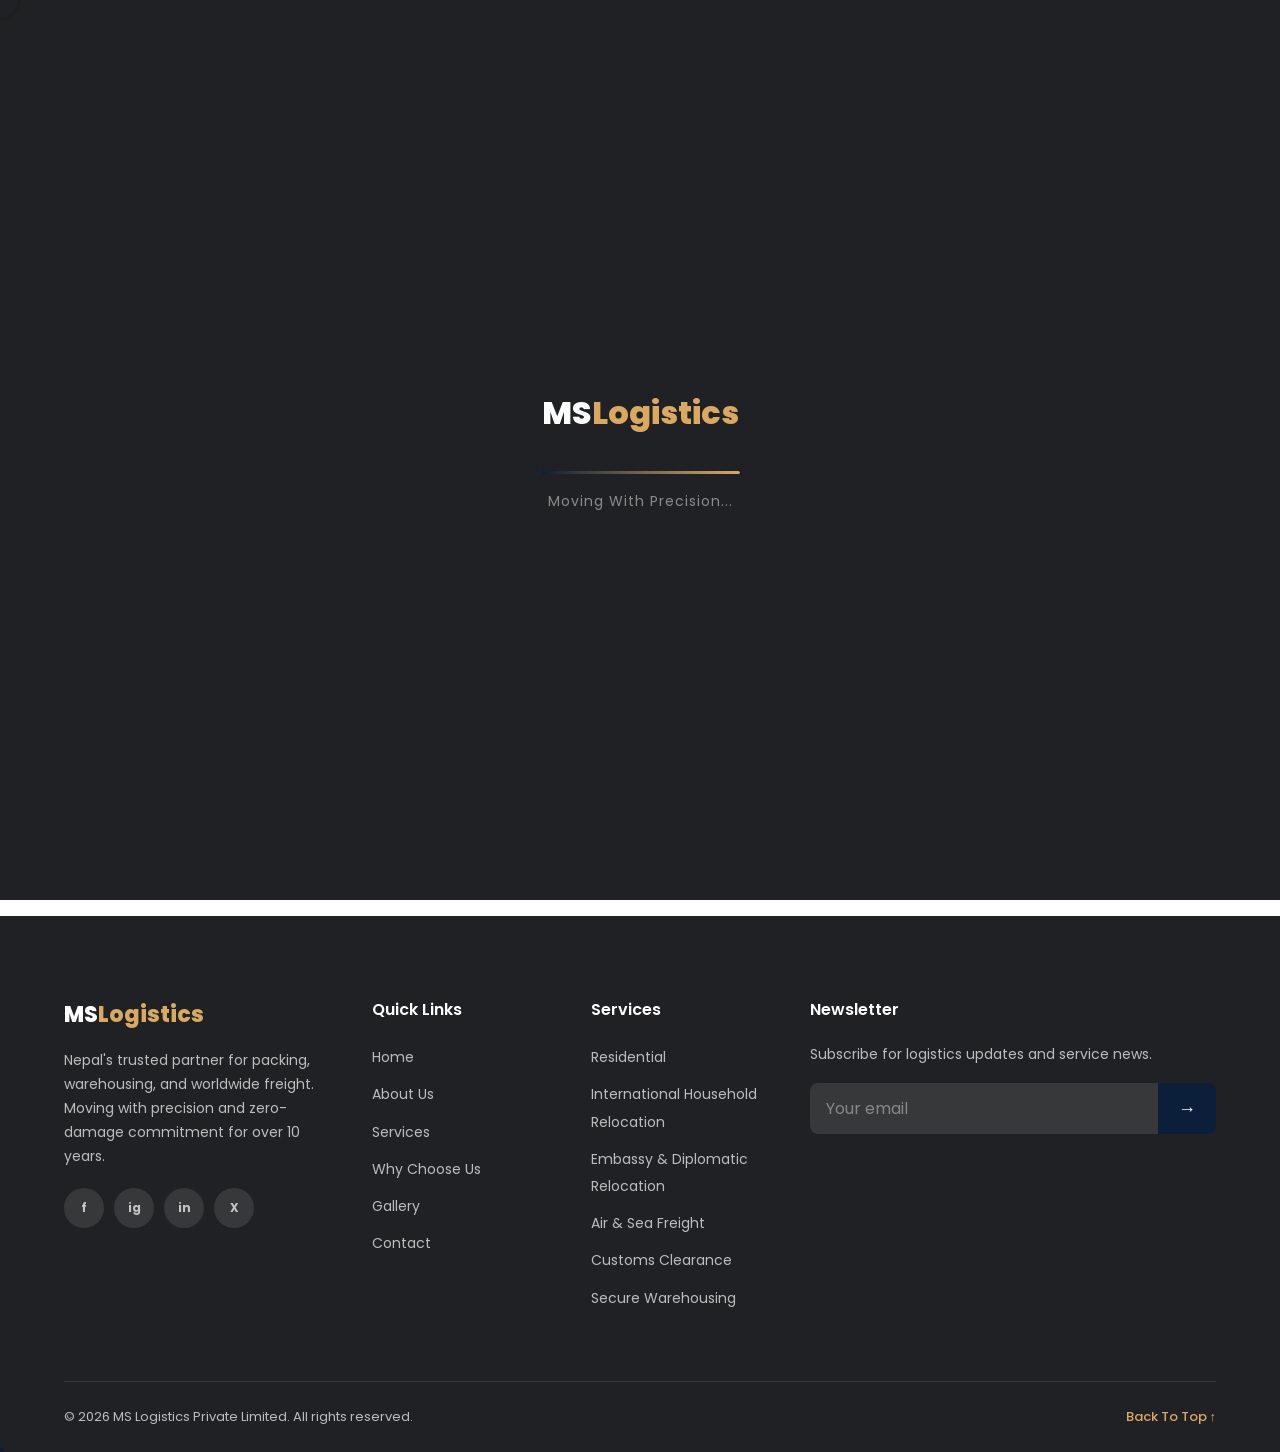
<file: about-us.html>
<!DOCTYPE html>
<html lang="en">
<head>
  <meta charset="UTF-8">
  <meta name="viewport" content="width=device-width, initial-scale=1.0">
  <meta name="description" content="MS Logistics Private Limited, Nepal's trusted partner for packing, warehousing, and worldwide freight. Household relocation, diplomatic moves, customs clearance, and commercial logistics.">
  <meta name="keywords" content="logistics Nepal, relocation Nepal, freight forwarding, warehousing, customs clearance, packing services, international household relocation, embassy relocation, corporate relocation, air freight, sea freight, MS Logistics, cargo Nepal, cross-border logistics">
  <meta name="author" content="MS Logistics Private Limited">
  <meta property="og:title" content="MS Logistics Private Limited | Packing, Warehousing & Worldwide Freight">
  <meta property="og:description" content="Nepal's trusted partner for packing, warehousing, and worldwide freight. From a single-household move to institutional cargo, handled with precision, care, and zero-damage commitment.">
  <meta property="og:type" content="website">
  <meta property="og:image" content="images/freight-containers.jpg">
  <meta name="theme-color" content="#0B1F3A">
  <title>About Us | MS Logistics Private Limited</title>
  <link rel="icon" href="data:image/svg+xml,%3Csvg xmlns='http://www.w3.org/2000/svg' viewBox='0 0 100 100'%3E%3Crect width='100' height='100' rx='20' fill='%230B1F3A'/%3E%3Ctext x='50' y='68' font-family='Poppins,Arial' font-size='52' font-weight='800' fill='white' text-anchor='middle'%3EMS%3C/text%3E%3C/svg%3E">
  <link rel="preconnect" href="https://fonts.googleapis.com">
  <link rel="preconnect" href="https://fonts.gstatic.com" crossorigin>
  <link href="https://fonts.googleapis.com/css2?family=Poppins:wght@300;400;500;600;700;800&display=swap" rel="stylesheet">
  <link rel="stylesheet" href="css/style.css">
  <link rel="stylesheet" href="css/animations.css">
  <link rel="stylesheet" href="css/responsive.css">
  <style>
    /* ============================================
       About Us - vision, mission and promise
       built on the tokens in css/style.css
       ============================================ */

    /* the visual column is gone, so the text runs full width */
    .about__grid { grid-template-columns: 1fr; }
    .about__content { max-width: 900px; margin: 0 auto; }

    /* --- Vision and Mission cards --- */
    .about__mission-item {
      position: relative;
      padding: 22px 22px 22px 24px;
      background: var(--color-white);
      border: 1px solid var(--color-grey-light);
      border-radius: var(--radius-md);
      box-shadow: var(--shadow-sm);
      cursor: pointer;
      overflow: hidden;
      transition: transform var(--transition), box-shadow var(--transition),
                  border-color var(--transition), background var(--transition);
    }
    .about__mission-item::before {
      content: '';
      position: absolute;
      left: 0;
      top: 16px;
      bottom: 16px;
      width: 3px;
      background: var(--color-accent);
      transform: scaleY(0);
      transform-origin: top;
      transition: transform var(--transition);
    }
    .about__mission-item:hover,
    .about__mission-item:focus-visible,
    .about__mission-item.is-open {
      transform: translateY(-5px);
      box-shadow: var(--shadow-md);
      border-color: var(--color-accent);
      outline: none;
    }
    .about__mission-item:hover::before,
    .about__mission-item:focus-visible::before,
    .about__mission-item.is-open::before { transform: scaleY(1); }
    .about__mission-item.is-open { background: rgba(216, 169, 94, 0.1); }

    .mission__icon {
      display: inline-flex;
      align-items: center;
      justify-content: center;
      width: 44px;
      height: 44px;
      margin-bottom: 14px;
      border-radius: var(--radius-sm);
      color: var(--color-primary);
      background: rgba(216, 169, 94, 0.18);
      box-shadow: 0 0 0 1px rgba(216, 169, 94, 0.35) inset;
      transition: background var(--transition), transform var(--transition);
    }
    .mission__icon svg { width: 23px; height: 23px; display: block; }
    .about__mission-item:hover .mission__icon,
    .about__mission-item:focus-visible .mission__icon,
    .about__mission-item.is-open .mission__icon {
      background: var(--color-accent);
      transform: translateY(-2px) scale(1.06);
    }

    /* --- Promise --- */
    .about__promise { display: flex; align-items: flex-start; gap: 14px; }
    .about__promise-icon {
      flex: 0 0 auto;
      display: inline-flex;
      align-items: center;
      justify-content: center;
      width: 36px;
      height: 36px;
      border-radius: var(--radius-sm);
      color: var(--color-primary);
      background: rgba(216, 169, 94, 0.22);
    }
    .about__promise-icon svg { width: 20px; height: 20px; display: block; }

    /* --- Entrance --- */
    .about__mission-item, .about__promise { opacity: 0; }
    .about.is-in .about__mission-item:nth-child(1) { animation: aboutRise 0.7s cubic-bezier(0.22, 0.8, 0.3, 1) 0.10s both; }
    .about.is-in .about__mission-item:nth-child(2) { animation: aboutRise 0.7s cubic-bezier(0.22, 0.8, 0.3, 1) 0.22s both; }
    .about.is-in .about__promise { animation: aboutRise 0.7s cubic-bezier(0.22, 0.8, 0.3, 1) 0.34s both; }
    @keyframes aboutRise { from { opacity: 0; transform: translateY(18px); } to { opacity: 1; transform: none; } }

    [data-draw] { stroke-dasharray: var(--len, 150); stroke-dashoffset: var(--len, 150); }
    .about.is-in [data-draw] { animation: aboutDraw 1.1s cubic-bezier(0.4, 0, 0.2, 1) forwards; }
    .about__mission-item:hover [data-draw],
    .about__mission-item:focus-visible [data-draw],
    .about__mission-item.is-open [data-draw],
    .about__promise:hover [data-draw],
    .about__promise:focus-visible [data-draw],
    .about__promise.is-open [data-draw] { stroke-dashoffset: 0; }
    .about.is-in .about__mission-item:nth-child(1) [data-draw] { animation-delay: 0.26s; }
    .about.is-in .about__mission-item:nth-child(2) [data-draw] { animation-delay: 0.38s; }
    .about.is-in .about__promise [data-draw] { animation-delay: 0.50s; }
    @keyframes aboutDraw { to { stroke-dashoffset: 0; } }

    @media (prefers-reduced-motion: reduce) {
      .about__mission-item, .about__promise { opacity: 1; }
      [data-draw] { stroke-dashoffset: 0; }
      .about.is-in .about__mission-item:nth-child(1),
      .about.is-in .about__mission-item:nth-child(2),
      .about.is-in .about__promise,
      .about.is-in [data-draw] { animation: none; }
    }

    /* --- Promise sits alongside vision and mission --- */
    .about__mission { grid-template-columns: repeat(3, minmax(0, 1fr)); align-items: stretch; }
    .about__promise {
      display: flex;
      flex-direction: column;
      align-items: flex-start;
      gap: 0;
      margin: 0;
      padding: 22px 22px 22px 24px;
      background: var(--color-white);
      border: 1px solid var(--color-grey-light);
      border-left: 1px solid var(--color-grey-light);
      border-radius: var(--radius-md);
      box-shadow: var(--shadow-sm);
      font-size: 0.875rem;
      color: var(--color-grey);
      position: relative;
      overflow: hidden;
    }
    .about__promise::before {
      content: '';
      position: absolute;
      left: 0;
      top: 16px;
      bottom: 16px;
      width: 3px;
      background: var(--color-accent);
      transform: scaleY(0);
      transform-origin: top;
      transition: transform var(--transition);
      z-index: 1;
    }
    .about__promise:hover::before,
    .about__promise:focus-visible::before,
    .about__promise.is-open::before { transform: scaleY(1); }
    .about__promise strong { color: var(--color-primary); font-weight: 600; }
    .about__promise-icon {
      width: 44px;
      height: 44px;
      margin-bottom: 14px;
      background: rgba(216, 169, 94, 0.18);
      box-shadow: 0 0 0 1px rgba(216, 169, 94, 0.35) inset;
    }
    .about__promise-icon svg { width: 23px; height: 23px; }
    .about__promise-icon {
      transition: background var(--transition), transform var(--transition);
    }
    .about__promise:hover .about__promise-icon,
    .about__promise:focus-visible .about__promise-icon,
    .about__promise.is-open .about__promise-icon {
      background: var(--color-accent);
      transform: translateY(-2px) scale(1.06);
    }
    @media (max-width: 1023px) {
      .about__mission { grid-template-columns: repeat(2, minmax(0, 1fr)); }
      .about__promise { grid-column: 1 / -1; }
    }
    @media (max-width: 767px) {
      .about__headline { margin-top: 28px; }
      .about__mission { grid-template-columns: 1fr; }
      .about__promise { grid-column: auto; }
    }

    /* --- Icon motion --- */
    .mission__icon svg *, .about__promise-icon svg * {
      transform-box: fill-box;
      transform-origin: center;
    }
    /* gentle idle float, offset per card so they never move in lockstep */
    .mission__icon, .about__promise-icon { animation: iconFloat 4.5s ease-in-out infinite; }
    .about__mission-item:nth-child(2) .mission__icon { animation-delay: 1.5s; }
    .about__promise .about__promise-icon { animation-delay: 3s; }
    @keyframes iconFloat { 0%, 100% { translate: 0 0; } 50% { translate: 0 -3px; } }

    /* eye: the pupil tracks side to side, then the eye blinks */
    .about__mission-item:nth-child(1):hover .mission__icon svg circle,
    .about__mission-item:nth-child(1):focus-visible .mission__icon svg circle,
    .about__mission-item:nth-child(1).is-open .mission__icon svg circle {
      animation: eyeScan 2.4s ease-in-out infinite;
    }
    .about__mission-item:nth-child(1):hover .mission__icon svg path,
    .about__mission-item:nth-child(1):focus-visible .mission__icon svg path,
    .about__mission-item:nth-child(1).is-open .mission__icon svg path {
      animation: eyeBlink 2.4s ease-in-out infinite;
    }
    @keyframes eyeScan {
      0%, 100% { translate: -2.2px 0; stroke-dashoffset: 0; }
      50% { translate: 2.2px 0; stroke-dashoffset: 0; }
    }
    @keyframes eyeBlink {
      0%, 44%, 56%, 100% { scale: 1 1; stroke-dashoffset: 0; }
      50% { scale: 1 0.12; stroke-dashoffset: 0; }
    }

    /* target: rings pulse outward from the centre */
    .about__mission-item:nth-child(2):hover .mission__icon svg circle,
    .about__mission-item:nth-child(2):focus-visible .mission__icon svg circle,
    .about__mission-item:nth-child(2).is-open .mission__icon svg circle {
      animation: ringPulse 1.8s ease-out infinite;
    }
    .about__mission-item:nth-child(2) .mission__icon svg circle:nth-child(2) { animation-delay: 0.18s; }
    .about__mission-item:nth-child(2) .mission__icon svg circle:nth-child(3) { animation-delay: 0.36s; }
    @keyframes ringPulse {
      0% { scale: 1; opacity: 1; stroke-dashoffset: 0; }
      60% { scale: 1.22; opacity: 0.35; stroke-dashoffset: 0; }
      100% { scale: 1; opacity: 1; stroke-dashoffset: 0; }
    }

    /* shield: the tick redraws itself */
    .about__promise:hover .about__promise-icon svg polyline,
    .about__promise:focus-visible .about__promise-icon svg polyline,
    .about__promise.is-open .about__promise-icon svg polyline {
      animation: tickDraw 1.6s cubic-bezier(0.4, 0, 0.2, 1) infinite;
    }
    @keyframes tickDraw {
      0% { stroke-dashoffset: 150; }
      45%, 100% { stroke-dashoffset: 0; }
    }

    /* --- Card interaction --- */
    .about__mission-item, .about__promise {
      --mx: 50%;
      --my: 50%;
      cursor: pointer;
    }
    .about__mission-item::after, .about__promise::after {
      content: '';
      position: absolute;
      inset: 0;
      background: radial-gradient(220px circle at var(--mx) var(--my), rgba(216, 169, 94, 0.16), transparent 65%);
      opacity: 0;
      pointer-events: none;
      transition: opacity var(--transition);
    }
    .about__mission-item:hover::after, .about__promise:hover::after { opacity: 1; }
    .about__promise:hover, .about__promise:focus-visible, .about__promise.is-open {
      transform: translateY(-5px);
      box-shadow: var(--shadow-md);
      border-color: var(--color-accent);
      outline: none;
    }
    .about__promise {
      transition: transform var(--transition), box-shadow var(--transition),
                  border-color var(--transition), background var(--transition);
    }
    .about__promise.is-open { background: rgba(216, 169, 94, 0.1); }

    @media (prefers-reduced-motion: reduce) {
      .mission__icon, .about__promise-icon,
      .mission__icon svg *, .about__promise-icon svg * { animation: none !important; }
      .about__mission-item::after, .about__promise::after { display: none; }
    }

    /* --- Page heading --- */
    /* the tag is an eyebrow here, not a headline: no pill, no shadow, no pulse */
    .about .section__tag,
    .about .reveal.visible .section__tag {
      display: block;
      font-size: 0.75rem;
      font-weight: 600;
      letter-spacing: 1.8px;
      text-transform: uppercase;
      color: var(--color-accent);
      background: none;
      padding: 0;
      margin-bottom: 10px;
      border-radius: 0;
      box-shadow: none;
      animation: none;
      overflow: visible;
      line-height: 1.4;
    }
    .about .section__tag::after { display: none; }

    .about .section__title {
      font-size: clamp(1.625rem, 3vw, 2.25rem);
      font-weight: 700;
      line-height: 1.25;
      letter-spacing: -0.01em;
      color: var(--color-primary);
      margin-bottom: 18px;
    }
    .about__text { font-size: 1.0625rem; line-height: 1.8; margin-bottom: 32px; }

    /* eyebrow and intro centred */
    .about .section__tag { text-align: center; margin-bottom: 14px; }
    .about__text { text-align: center; max-width: 780px; margin-left: auto; margin-right: auto; }

    /* --- Page headline --- */
    .about__headline {
      font-size: clamp(1.5rem, 2.8vw, 2.4rem);
      font-weight: 750;
      line-height: 1.4;
      letter-spacing: -0.01em;
      color: var(--color-primary);
      text-align: center;
      max-width: 1000px;
      margin: 56px auto 28px;
    }
    /* the two halves sit on their own lines at every width */
    .about__headline span { display: block; color: var(--color-accent); }

    /* --- Header: centred nav, no Clients link, no CTA --- */
    /* style.css lays the header out with space-between. With the CTA gone the
       nav would be pushed to the right edge, so it is centred on the header. */
    .header__container { position: relative; }
    @media (min-width: 1024px) {
      .header__nav {
        position: absolute;
        left: 50%;
        transform: translateX(-50%);
      }
      .header__menu { flex-wrap: nowrap; white-space: nowrap; }
    }
  </style>
</head>
<body class="page-inner">

  <!-- Loading Screen -->
  <div class="loader" id="loader" aria-hidden="true">
    <div class="loader__inner">
      <div class="loader__logo">MS<span>Logistics</span></div>
      <div class="loader__bar">
        <div class="loader__progress" id="loaderProgress"></div>
      </div>
      <p class="loader__text">Moving With Precision...</p>
    </div>
  </div>

  <!-- Scroll Progress Bar -->
  <div class="scroll-progress" id="scrollProgress" role="progressbar" aria-valuemin="0" aria-valuemax="100" aria-valuenow="0" aria-label="Page scroll progress"></div>

  <!-- Header -->
  <header class="header" id="header" role="banner">
    <div class="container header__container">
      <a href="index.html" class="header__logo" aria-label="MS Logistics Private Limited Home">
        <span class="header__logo-icon">&#9670;</span>
        MS<span>Logistics</span>
      </a>
      <nav class="header__nav" id="mainNav" role="navigation" aria-label="Main navigation">
        <ul class="header__menu">
          <li><a href="index.html" class="header__link">Home</a></li>
          <li><a href="about-us.html" class="header__link active">About Us</a></li>
          <li><a href="services.html" class="header__link">Services</a></li>
          <li><a href="why-choose-us.html" class="header__link">Why Choose Us</a></li>
          <li><a href="gallery.html" class="header__link">Gallery</a></li>
          <li><a href="contact.html" class="header__link">Contact</a></li>
        </ul>
      </nav>
      <button class="header__hamburger" id="hamburgerBtn" aria-label="Toggle menu" aria-expanded="false" aria-controls="mainNav">
        <span></span>
        <span></span>
        <span></span>
      </button>
    </div>
  </header>



  <main id="main">
    <!-- About Section -->
    <section class="about section" id="about" aria-labelledby="about-heading">
      <div class="container">
        <div class="about__grid">
          <div class="about__content reveal-right">
            <h2 class="about__headline" id="about-heading">Kathmandu based. <span>Internationally routed.</span></h2>
            <p class="about__text">MS Logistics Pvt. Ltd. is a Kathmandu-based household goods packing, transportation, and relocation company. We specialize in providing complete relocation solutions for Embassies, Diplomatic Missions, International Organizations, INGOs, corporate offices, and individual clients.</p>
            <div class="about__mission">
              <div class="about__mission-item" tabindex="0"><span class="mission__icon" aria-hidden="true"><svg viewBox="0 0 24 24" fill="none" stroke="currentColor" stroke-width="1.6" stroke-linecap="round" stroke-linejoin="round" style="--len:150"><path data-draw d="M1.8 12S5.5 5.2 12 5.2 22.2 12 22.2 12 18.5 18.8 12 18.8 1.8 12 1.8 12z"/><circle data-draw cx="12" cy="12" r="3.1"/></svg></span><h3>Our Vision</h3>
                <p>To become one of the most trusted and respected logistics and international relocation service providers in Nepal by delivering professional, reliable and customer-focused solution for diplomatic missions, international organizations, corporate clients and individuals.</p>
            </div>
              <div class="about__mission-item" tabindex="0"><span class="mission__icon" aria-hidden="true"><svg viewBox="0 0 24 24" fill="none" stroke="currentColor" stroke-width="1.6" stroke-linecap="round" stroke-linejoin="round" style="--len:150"><circle data-draw cx="12" cy="12" r="8.6"/><circle data-draw cx="12" cy="12" r="4.6"/><circle data-draw cx="12" cy="12" r="1.2"/></svg></span><h3>Our Mission</h3>
                <p>To provide complete household goods packing, transportation and international relocation services through professional planning, high-quality packing standards and efficient logistics coordination.</p>
              </div>
              <p class="about__promise" tabindex="0"><span class="about__promise-icon" aria-hidden="true"><svg viewBox="0 0 24 24" fill="none" stroke="currentColor" stroke-width="1.6" stroke-linecap="round" stroke-linejoin="round" style="--len:150"><path data-draw d="M12 21.6s7.2-3.6 7.2-9V4.9L12 2.2 4.8 4.9v7.7c0 5.4 7.2 9 7.2 9z"/><polyline data-draw points="9 11.9 11.1 14 15 10"/></svg></span><strong>Our Promise:</strong> Absolute accountability, single-point responsibility, and a zero-damage standard on every shipment, from a single household move to institutional cargo.</p>
            </div>
           <!-- <div class="about__features">
             <div class="about__feature-card">
                <div class="about__feature-icon">&#128230;</div>
                <h4>Export-Grade Packing</h4>
                <p>Professional materials</p>
              </div>
              <div class="about__feature-card">
                <div class="about__feature-icon">&#9989;</div>
                <h4>Zero-Damage</h4>
                <p>Accountability standard</p>
              </div>
              <div class="about__feature-card">
                <div class="about__feature-icon">&#128268;</div>
                <h4>Secure Warehousing</h4>
                <p>Climate-controlled hubs</p>
              </div>
              <div class="about__feature-card">
                <div class="about__feature-icon">&#127757;</div>
                <h4>Global Network</h4>
                <p>Multi-modal freight</p>
              </div>
            </div>-->
          </div>
        </div>
      </div>
    </section>

  </main>

  <!-- Footer -->
  <footer class="footer" role="contentinfo">
    <div class="container">
      <div class="footer__grid">
        <div class="footer__col">
          <a href="index.html" class="footer__logo">MS<span>Logistics</span></a>
          <p class="footer__desc">Nepal's trusted partner for packing, warehousing, and worldwide freight. Moving with precision and zero-damage commitment for over 10 years.</p>
          <div class="footer__social">
            <a href="#" aria-label="Facebook">f</a>
            <a href="#" aria-label="Instagram">ig</a>
            <a href="#" aria-label="LinkedIn">in</a>
            <a href="#" aria-label="Twitter">X</a>
          </div>
        </div>
        <div class="footer__col">
          <h4 class="footer__title">Quick Links</h4>
          <ul class="footer__links">
            <li><a href="index.html">Home</a></li>
            <li><a href="about-us.html">About Us</a></li>
            <li><a href="services.html">Services</a></li>
            <li><a href="why-choose-us.html">Why Choose Us</a></li>
            <li><a href="gallery.html">Gallery</a></li>
            <li><a href="contact.html">Contact</a></li>
          </ul>
        </div>
        <div class="footer__col">
          <h4 class="footer__title">Services</h4>
          <ul class="footer__links">
            <li><a href="services.html">Residential</a></li>
            <li><a href="services.html">International Household Relocation</a></li>
            <li><a href="services.html">Embassy &amp; Diplomatic Relocation</a></li>
            <li><a href="services.html">Air &amp; Sea Freight</a></li>
            <li><a href="services.html">Customs Clearance</a></li>
            <li><a href="services.html">Secure Warehousing</a></li>
          </ul>
        </div>
        <div class="footer__col">
          <h4 class="footer__title">Newsletter</h4>
          <p class="footer__newsletter-text">Subscribe for logistics updates and service news.</p>
          <form class="footer__newsletter" id="newsletterForm">
            <input type="email" placeholder="Your email" aria-label="Email for newsletter" required>
            <button type="submit" aria-label="Subscribe">&#8594;</button>
          </form>
        </div>
      </div>
      <div class="footer__bottom">
        <p>&copy; 2026 MS Logistics Private Limited. All rights reserved.</p>
        <button class="footer__top" id="backToTop" aria-label="Back to top">Back To Top &#8593;</button>
      </div>
    </div>
  </footer>

  <!-- Project Detail Modal -->
  <div class="modal" id="projectModal" role="dialog" aria-modal="true" aria-label="Gallery details" hidden>
    <div class="modal__backdrop" id="projectModalBackdrop"></div>
    <div class="modal__content modal__content--project">
      <button class="modal__close" id="projectModalClose" aria-label="Close details">&times;</button>
      <div class="modal__project" id="projectModalBody"></div>
    </div>
  </div>

  <!-- Custom Cursor -->
  <div class="cursor-dot" id="cursorDot" aria-hidden="true"></div>
  <div class="cursor-ring" id="cursorRing" aria-hidden="true"></div>

  <script src="js/main.js" defer></script>
  <script src="js/animation.js" defer></script>
  <script src="js/counter.js" defer></script>
  <script src="js/slider.js" defer></script>
  <script src="js/faq.js" defer></script>

  <script>
  (function () {
    function init() {
      var section = document.querySelector('.about');
      if (!section) return;

      function watch() {
        if (!('IntersectionObserver' in window)) { section.classList.add('is-in'); return; }
        var io = new IntersectionObserver(function (entries) {
          entries.forEach(function (e) {
            if (!e.isIntersecting) return;
            e.target.classList.add('is-in');
            io.unobserve(e.target);
          });
        }, { threshold: 0.15, rootMargin: '0px 0px -60px 0px' });
        io.observe(section);
      }

      // wait for the loading screen before playing the entrance
      if (document.body.classList.contains('loaded')) {
        watch();
      } else {
        var started = false;
        function go() { if (!started) { started = true; watch(); } }
        if (window.MutationObserver) {
          var mo = new MutationObserver(function () {
            if (document.body.classList.contains('loaded')) { mo.disconnect(); setTimeout(go, 120); }
          });
          mo.observe(document.body, { attributes: true, attributeFilter: ['class'] });
        }
        window.addEventListener('load', function () { setTimeout(go, 900); });
        setTimeout(go, 3000);
      }

      var cards = [].slice.call(document.querySelectorAll('.about__mission-item, .about__promise'));

      cards.forEach(function (card) {
        card.addEventListener('pointermove', function (e) {
          var r = card.getBoundingClientRect();
          card.style.setProperty('--mx', (e.clientX - r.left) + 'px');
          card.style.setProperty('--my', (e.clientY - r.top) + 'px');
        });
        card.addEventListener('pointerleave', function () {
          card.style.removeProperty('--mx');
          card.style.removeProperty('--my');
        });
      });
      cards.forEach(function (card) {
        function toggle() {
          var open = card.classList.contains('is-open');
          cards.forEach(function (c) { c.classList.remove('is-open'); });
          if (!open) card.classList.add('is-open');
        }
        card.addEventListener('click', toggle);
        card.addEventListener('keydown', function (e) {
          if (e.key === 'Enter' || e.key === ' ') { e.preventDefault(); toggle(); }
        });
      });
    }
    if (document.readyState === 'loading') document.addEventListener('DOMContentLoaded', init);
    else init();
  })();
  </script>
</body>
</html>
</file>
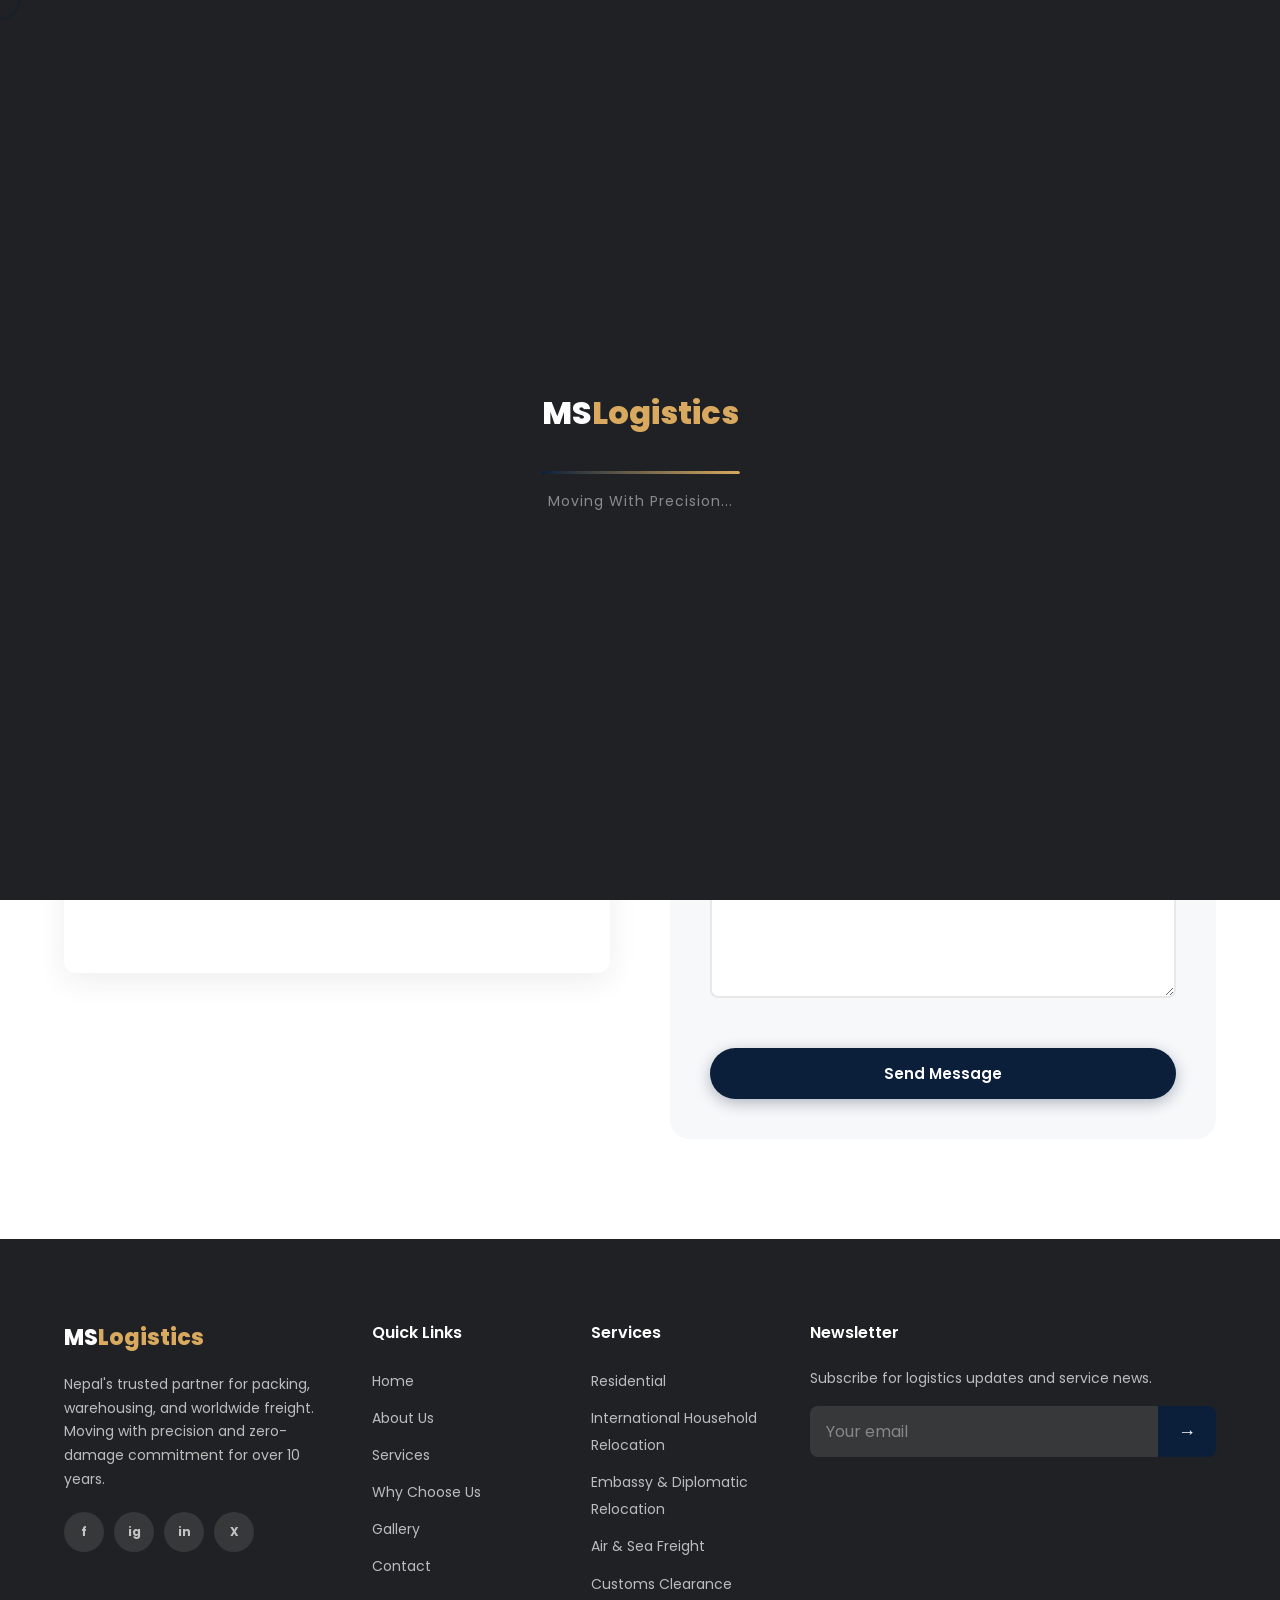
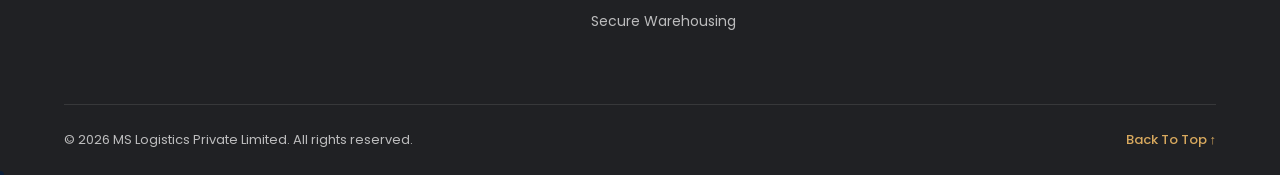
<file: contact.html>
<!DOCTYPE html>
<html lang="en">
<head>
  <meta charset="UTF-8">
  <meta name="viewport" content="width=device-width, initial-scale=1.0">
  <meta name="description" content="MS Logistics Private Limited, Nepal's trusted partner for packing, warehousing, and worldwide freight. Household relocation, diplomatic moves, customs clearance, and commercial logistics.">
  <meta name="keywords" content="logistics Nepal, relocation Nepal, freight forwarding, warehousing, customs clearance, packing services, international household relocation, embassy relocation, corporate relocation, air freight, sea freight, MS Logistics, cargo Nepal, cross-border logistics">
  <meta name="author" content="MS Logistics Private Limited">
  <meta property="og:title" content="MS Logistics Private Limited | Packing, Warehousing & Worldwide Freight">
  <meta property="og:description" content="Nepal's trusted partner for packing, warehousing, and worldwide freight. From a single-household move to institutional cargo, handled with precision, care, and zero-damage commitment.">
  <meta property="og:type" content="website">
  <meta property="og:image" content="images/freight-containers.jpg">
  <meta name="theme-color" content="#0B1F3A">
  <title>Contact | MS Logistics Private Limited</title>
  <link rel="icon" href="data:image/svg+xml,%3Csvg xmlns='http://www.w3.org/2000/svg' viewBox='0 0 100 100'%3E%3Crect width='100' height='100' rx='20' fill='%230B1F3A'/%3E%3Ctext x='50' y='68' font-family='Poppins,Arial' font-size='52' font-weight='800' fill='white' text-anchor='middle'%3EMS%3C/text%3E%3C/svg%3E">
  <link rel="preconnect" href="https://fonts.googleapis.com">
  <link rel="preconnect" href="https://fonts.gstatic.com" crossorigin>
  <link href="https://fonts.googleapis.com/css2?family=Poppins:wght@300;400;500;600;700;800&display=swap" rel="stylesheet">
  <link rel="stylesheet" href="css/style.css">
  <link rel="stylesheet" href="css/animations.css">
  <link rel="stylesheet" href="css/responsive.css">
  <style>

    /* --- Header: centred nav, no Clients link, no CTA --- */
    .header__container { position: relative; }
    @media (min-width: 1024px) {
      .header__nav {
        position: absolute;
        left: 50%;
        transform: translateX(-50%);
      }
      .header__menu { flex-wrap: nowrap; white-space: nowrap; }
    }

    /* --- Page headline, matching the hero accent line --- */
    .contact .section__title {
      font-size: clamp(1.5rem, 2.8vw, 2.4rem);
      font-weight: 750;
      line-height: 1.4;
      color: var(--color-primary);
      max-width: 1000px;
      margin: 56px auto 20px;
    }
    @media (max-width: 767px) {
      .contact .section__title { margin-top: 28px; }
    }
  </style>
</head>
<body class="page-inner">

  <!-- Loading Screen -->
  <div class="loader" id="loader" aria-hidden="true">
    <div class="loader__inner">
      <div class="loader__logo">MS<span>Logistics</span></div>
      <div class="loader__bar">
        <div class="loader__progress" id="loaderProgress"></div>
      </div>
      <p class="loader__text">Moving With Precision...</p>
    </div>
  </div>

  <!-- Scroll Progress Bar -->
  <div class="scroll-progress" id="scrollProgress" role="progressbar" aria-valuemin="0" aria-valuemax="100" aria-valuenow="0" aria-label="Page scroll progress"></div>

  <!-- Header -->
  <header class="header" id="header" role="banner">
    <div class="container header__container">
      <a href="index.html" class="header__logo" aria-label="MS Logistics Private Limited Home">
        <span class="header__logo-icon">&#9670;</span>
        MS<span>Logistics</span>
      </a>
      <nav class="header__nav" id="mainNav" role="navigation" aria-label="Main navigation">
        <ul class="header__menu">
          <li><a href="index.html" class="header__link">Home</a></li>
          <li><a href="about-us.html" class="header__link">About Us</a></li>
          <li><a href="services.html" class="header__link">Services</a></li>
          <li><a href="why-choose-us.html" class="header__link">Why Choose Us</a></li>
          <li><a href="gallery.html" class="header__link">Gallery</a></li>
          <li><a href="contact.html" class="header__link active">Contact</a></li>
        </ul>
      </nav>
      <button class="header__hamburger" id="hamburgerBtn" aria-label="Toggle menu" aria-expanded="false" aria-controls="mainNav">
        <span></span>
        <span></span>
        <span></span>
      </button>
    </div>
  </header>



  <main id="main">
    <!-- Contact Section -->
    <section class="contact section" id="contact" aria-labelledby="contact-heading">
      <div class="container">
        <div class="section__header reveal">
          <h2 class="section__title" id="contact-heading">Let's Plan Your Shipment</h2>
        </div>
        <div class="contact__grid">
          <div class="contact__info reveal-left">
            <div class="contact__item">
              <div class="contact__icon">&#128205;</div>
              <div>
                <h3>Head Office</h3>
                <p>New Baneshwor, Kathmandu, Nepal</p>
              </div>
            </div>
            <div class="contact__item">
              <div class="contact__icon">&#128230;</div>
              <div>
                <h3>Hub</h3>
                <p>Balkumari, Lalitpur, Nepal</p>
              </div>
            </div>
            <div class="contact__item">
              <div class="contact__icon">&#128222;</div>
              <div>
                <h3>Phone</h3>
                <p><a href="tel:+9779801812221">+977-9801812221</a><br><a href="tel:+9779840267963">+977-9840267963</a></p>
              </div>
            </div>
            <div class="contact__item">
              <div class="contact__icon">&#9993;</div>
              <div>
                <h3>Email</h3>
                <p><a href="mailto:mslogistic145@gmail.com">mslogistic145@gmail.com</a></p>
              </div>
            </div>
            <div class="contact__item">
              <div class="contact__icon">&#128337;</div>
              <div>
                <h3>Response Guarantee</h3>
                <p>24/7 coordination and support</p>
              </div>
            </div>
            <div class="contact__map">
              <iframe src="https://maps.google.com/maps?q=New+Baneshwor+Kathmandu+Nepal&t=&z=14&ie=UTF8&iwloc=&output=embed" title="MS Logistics head office location" loading="lazy" allowfullscreen></iframe>
            </div>
          </div>
          <form class="contact__form reveal-right" id="contactForm" novalidate>
            <div class="form__group">
              <label for="name">Full Name *</label>
              <input type="text" id="name" name="name" required autocomplete="name" placeholder="John Doe">
              <span class="form__error" id="nameError"></span>
            </div>
            <div class="form__group">
              <label for="email">Email Address *</label>
              <input type="email" id="email" name="email" required autocomplete="email" placeholder="john@example.com">
              <span class="form__error" id="emailError"></span>
            </div>
            <div class="form__group">
              <label for="phone">Phone Number</label>
              <input type="tel" id="phone" name="phone" autocomplete="tel" placeholder="+977-98XXXXXXXX">
              <span class="form__error" id="phoneError"></span>
            </div>
            <div class="form__row">
              <div class="form__group">
                <label for="service">Service *</label>
                <select id="service" name="service" required>
                  <option value="">Select a service</option>
                  <option value="residential">Residential Relocation</option>
                  <option value="international">International Household Relocation</option>
                  <option value="embassy">Embassy &amp; Diplomatic Relocation</option>
                  <option value="corporate">Corporate &amp; Office Relocation</option>
                  <option value="air-freight">Air Freight Services</option>
                  <option value="sea-freight">Sea Freight Services</option>
                  <option value="customs">Customs Documentation &amp; Clearance Support</option>
                  <option value="warehousing">Secure Warehousing &amp; Storage</option>
                  <option value="export-packing">Professional Export Packing</option>
                  <option value="door-to-door">Door-to-Door Relocation Management</option>
                </select>
                <span class="form__error" id="serviceError"></span>
              </div>
              <div class="form__group">
                <label for="budget">Shipment Type</label>
                <select id="budget" name="budget">
                  <option value="">Select type</option>
                  <option value="domestic">Domestic (Nepal)</option>
                  <option value="india">India</option>
                  <option value="air">Global Air Freight</option>
                  <option value="sea">Ocean Freight</option>
                </select>
              </div>
            </div>
            <div class="form__group">
              <label for="message">Message *</label>
              <textarea id="message" name="message" rows="5" required placeholder="Tell us about your shipment..."></textarea>
              <span class="form__error" id="messageError"></span>
            </div>
            <button type="submit" class="btn btn--primary btn--ripple btn--full">Send Message</button>
            <div class="form__success" id="formSuccess" hidden>
              <svg width="24" height="24" viewBox="0 0 24 24" fill="currentColor" aria-hidden="true"><path d="M9 16.17L4.83 12l-1.42 1.41L9 19 21 7l-1.41-1.41z"/></svg>
              <p>Thank you! Your message has been sent successfully. We'll get back to you within 24 hours.</p>
            </div>
          </form>
        </div>
      </div>
    </section>

  </main>

  <!-- Footer -->
  <footer class="footer" role="contentinfo">
    <div class="container">
      <div class="footer__grid">
        <div class="footer__col">
          <a href="index.html" class="footer__logo">MS<span>Logistics</span></a>
          <p class="footer__desc">Nepal's trusted partner for packing, warehousing, and worldwide freight. Moving with precision and zero-damage commitment for over 10 years.</p>
          <div class="footer__social">
            <a href="#" aria-label="Facebook">f</a>
            <a href="#" aria-label="Instagram">ig</a>
            <a href="#" aria-label="LinkedIn">in</a>
            <a href="#" aria-label="Twitter">X</a>
          </div>
        </div>
        <div class="footer__col">
          <h4 class="footer__title">Quick Links</h4>
          <ul class="footer__links">
            <li><a href="index.html">Home</a></li>
            <li><a href="about-us.html">About Us</a></li>
            <li><a href="services.html">Services</a></li>
            <li><a href="why-choose-us.html">Why Choose Us</a></li>
            <li><a href="gallery.html">Gallery</a></li>
            <li><a href="contact.html">Contact</a></li>
          </ul>
        </div>
        <div class="footer__col">
          <h4 class="footer__title">Services</h4>
          <ul class="footer__links">
            <li><a href="services.html">Residential</a></li>
            <li><a href="services.html">International Household Relocation</a></li>
            <li><a href="services.html">Embassy &amp; Diplomatic Relocation</a></li>
            <li><a href="services.html">Air &amp; Sea Freight</a></li>
            <li><a href="services.html">Customs Clearance</a></li>
            <li><a href="services.html">Secure Warehousing</a></li>
          </ul>
        </div>
        <div class="footer__col">
          <h4 class="footer__title">Newsletter</h4>
          <p class="footer__newsletter-text">Subscribe for logistics updates and service news.</p>
          <form class="footer__newsletter" id="newsletterForm">
            <input type="email" placeholder="Your email" aria-label="Email for newsletter" required>
            <button type="submit" aria-label="Subscribe">&#8594;</button>
          </form>
        </div>
      </div>
      <div class="footer__bottom">
        <p>&copy; 2026 MS Logistics Private Limited. All rights reserved.</p>
        <button class="footer__top" id="backToTop" aria-label="Back to top">Back To Top &#8593;</button>
      </div>
    </div>
  </footer>

  <!-- Project Detail Modal -->
  <div class="modal" id="projectModal" role="dialog" aria-modal="true" aria-label="Gallery details" hidden>
    <div class="modal__backdrop" id="projectModalBackdrop"></div>
    <div class="modal__content modal__content--project">
      <button class="modal__close" id="projectModalClose" aria-label="Close details">&times;</button>
      <div class="modal__project" id="projectModalBody"></div>
    </div>
  </div>

  <!-- Custom Cursor -->
  <div class="cursor-dot" id="cursorDot" aria-hidden="true"></div>
  <div class="cursor-ring" id="cursorRing" aria-hidden="true"></div>

  <script src="js/main.js" defer></script>
  <script src="js/animation.js" defer></script>
  <script src="js/counter.js" defer></script>
  <script src="js/slider.js" defer></script>
  <script src="js/faq.js" defer></script>
</body>
</html>
</file>
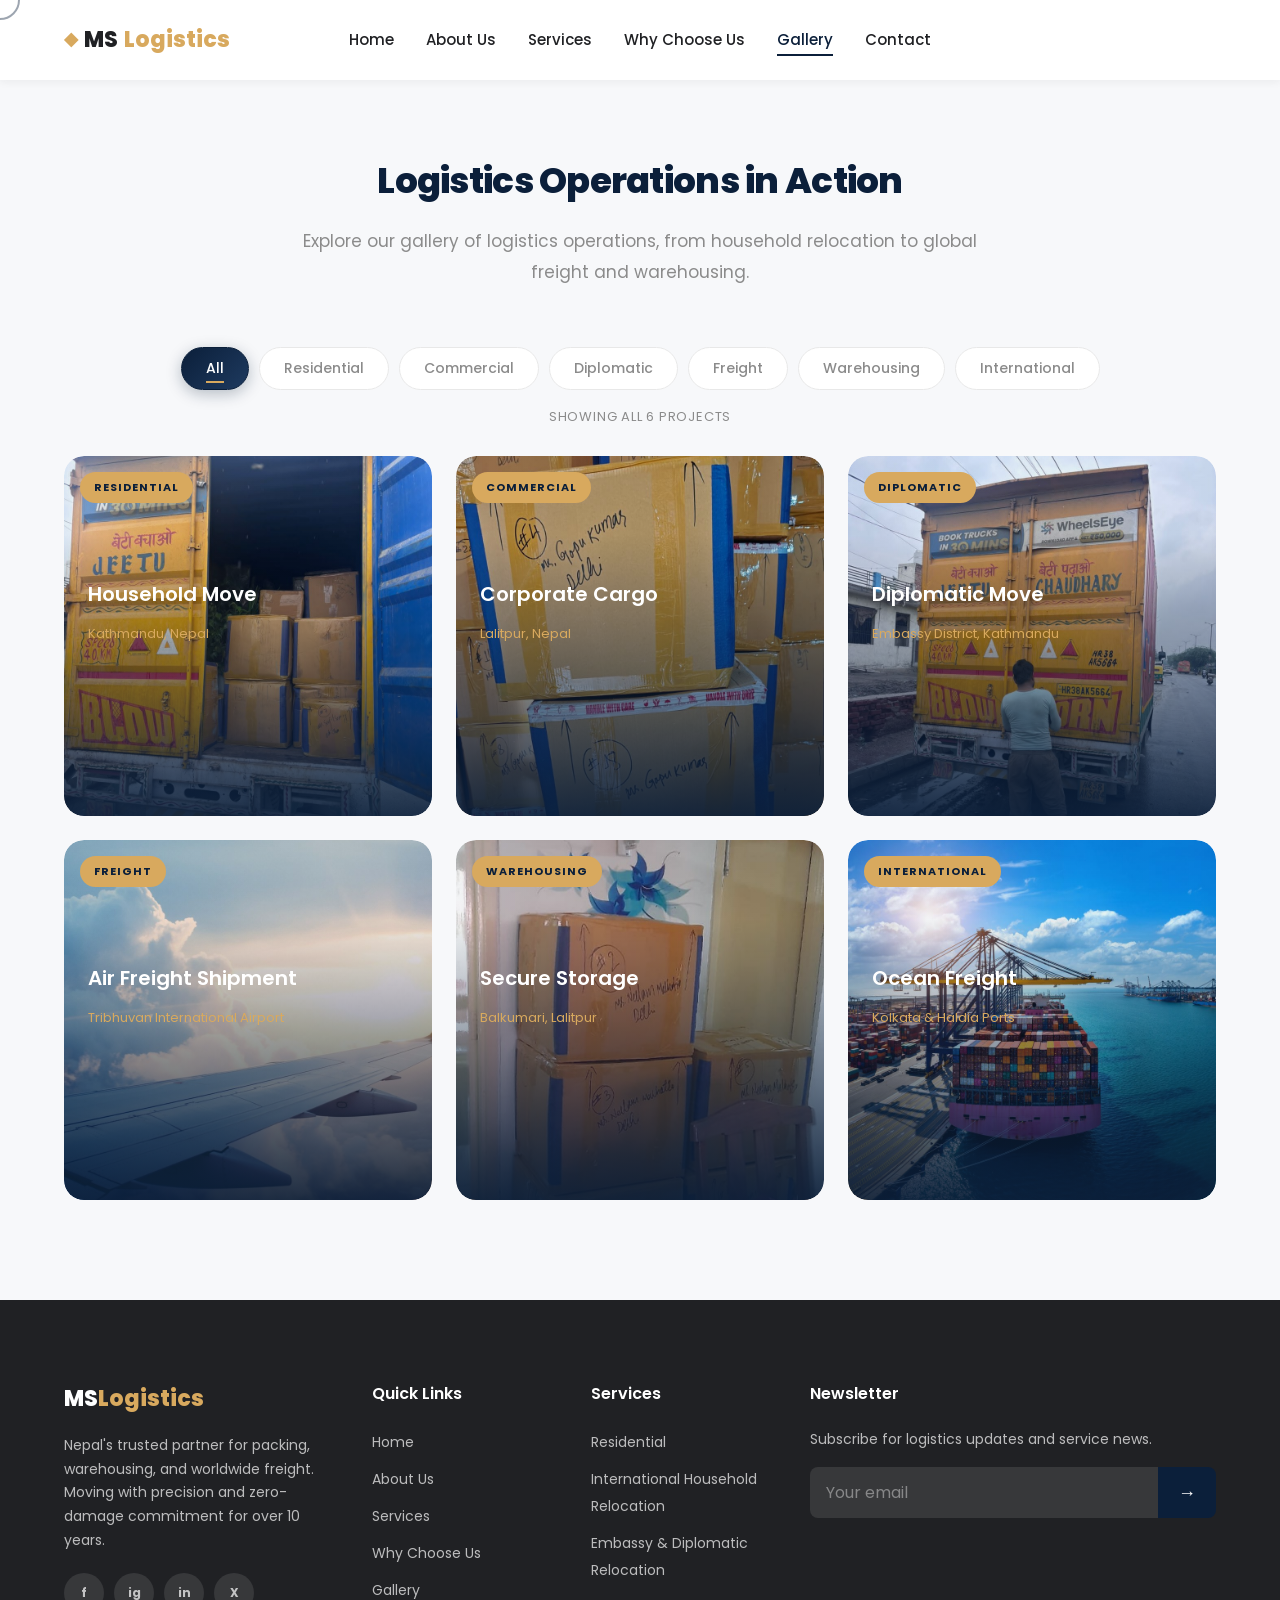
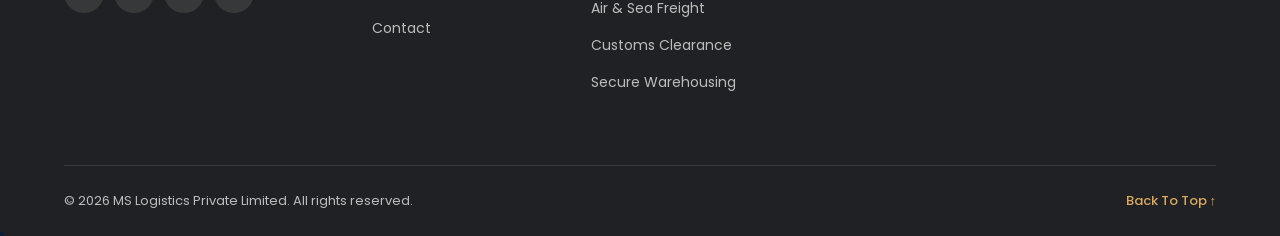
<file: gallery.html>
<!DOCTYPE html>
<html lang="en">
<head>
  <meta charset="UTF-8">
  <meta name="viewport" content="width=device-width, initial-scale=1.0">
  <meta name="description" content="MS Logistics Private Limited, Nepal's trusted partner for packing, warehousing, and worldwide freight. Household relocation, diplomatic moves, customs clearance, and commercial logistics.">
  <meta name="keywords" content="logistics Nepal, relocation Nepal, freight forwarding, warehousing, customs clearance, packing services, international household relocation, embassy relocation, corporate relocation, air freight, sea freight, MS Logistics, cargo Nepal, cross-border logistics">
  <meta name="author" content="MS Logistics Private Limited">
  <meta property="og:title" content="MS Logistics Private Limited | Packing, Warehousing & Worldwide Freight">
  <meta property="og:description" content="Nepal's trusted partner for packing, warehousing, and worldwide freight. From a single-household move to institutional cargo, handled with precision, care, and zero-damage commitment.">
  <meta property="og:type" content="website">
  <meta property="og:image" content="images/freight-containers.jpg">
  <meta name="theme-color" content="#0B1F3A">
  <title>Gallery | MS Logistics Private Limited</title>
  <link rel="icon" href="data:image/svg+xml,%3Csvg xmlns='http://www.w3.org/2000/svg' viewBox='0 0 100 100'%3E%3Crect width='100' height='100' rx='20' fill='%230B1F3A'/%3E%3Ctext x='50' y='68' font-family='Poppins,Arial' font-size='52' font-weight='800' fill='white' text-anchor='middle'%3EMS%3C/text%3E%3C/svg%3E">
  <link rel="preconnect" href="https://fonts.googleapis.com">
  <link rel="preconnect" href="https://fonts.gstatic.com" crossorigin>
  <link href="https://fonts.googleapis.com/css2?family=Poppins:wght@300;400;500;600;700;800&display=swap" rel="stylesheet">
  <link rel="stylesheet" href="css/style.css">
  <link rel="stylesheet" href="css/animations.css">
  <link rel="stylesheet" href="css/responsive.css">
  <style>
    /* ============================================
       Gallery - polish, motion, interaction
       built on the tokens in css/style.css
       ============================================ */

    /* --- Filters --- */
    .projects__filter {
      position: relative;
      cursor: pointer;
      font-family: inherit;
    }
    .projects__filter:hover:not(.active) {
      transform: translateY(-2px);
      border-color: var(--color-accent);
      color: var(--color-primary);
      box-shadow: var(--shadow-sm);
    }
    .projects__filter.active {
      background: linear-gradient(135deg, var(--color-primary) 0%, var(--color-primary-light) 100%);
      border-color: var(--color-primary);
      color: var(--color-white);
      box-shadow: 0 4px 15px rgba(11, 31, 58, 0.28);
    }
    .projects__filter::after {
      content: '';
      position: absolute;
      left: 24px;
      right: 24px;
      bottom: 6px;
      height: 2px;
      background: var(--color-accent);
      transform: scaleX(0);
      transition: transform var(--transition);
    }
    .projects__filter.active::after { transform: scaleX(1); }
    .projects__filter:focus-visible { outline: 2px solid var(--color-accent); outline-offset: 2px; }

    .projects__count {
      text-align: center;
      font-size: 0.8125rem;
      letter-spacing: 0.06em;
      text-transform: uppercase;
      color: var(--color-grey);
      margin: -24px 0 28px;
    }

    /* --- Cards --- */
    .project-card { position: relative; }
    .project-card__image { box-shadow: var(--shadow-sm); transition: box-shadow var(--transition), transform var(--transition); }
    .project-card:hover .project-card__image { box-shadow: var(--shadow-lg); transform: translateY(-6px); }
    .project-card__image img { transform-origin: center; }
    .project-card:hover .project-card__image img { transform: scale(1.07); }

    /* the caption is always legible, the detail arrives on hover */
    .project-card__overlay {
      opacity: 1;
      background: linear-gradient(to top, rgba(11, 31, 58, 0.92) 0%, rgba(11, 31, 58, 0.45) 42%, rgba(11, 31, 58, 0.05) 78%);
      transition: background var(--transition);
    }
    .project-card:hover .project-card__overlay {
      background: linear-gradient(to top, rgba(11, 31, 58, 0.96) 0%, rgba(11, 31, 58, 0.82) 55%, rgba(11, 31, 58, 0.5) 100%);
    }
    .project-card__title { position: relative; padding-bottom: 8px; transition: transform var(--transition); }
    .project-card__title::after {
      content: '';
      position: absolute;
      left: 0;
      bottom: 0;
      width: 34px;
      height: 2px;
      background: var(--color-accent);
      transform: scaleX(0);
      transform-origin: left;
      transition: transform var(--transition);
    }
    .project-card:hover .project-card__title::after { transform: scaleX(1); }

    .project-card__meta,
    .project-card__desc,
    .project-card__btn {
      opacity: 0;
      transform: translateY(12px);
      transition: opacity var(--transition), transform var(--transition);
    }
    .project-card:hover .project-card__meta,
    .project-card:focus-within .project-card__meta { opacity: 1; transform: none; transition-delay: 0.04s; }
    .project-card:hover .project-card__desc,
    .project-card:focus-within .project-card__desc { opacity: 1; transform: none; transition-delay: 0.10s; }
    .project-card:hover .project-card__btn,
    .project-card:focus-within .project-card__btn { opacity: 1; transform: none; transition-delay: 0.16s; }

    /* category chip, always visible */
    .project-card__chip {
      position: absolute;
      top: 16px;
      left: 16px;
      z-index: 2;
      padding: 6px 14px;
      border-radius: var(--radius-full);
      background: var(--color-accent);
      color: var(--color-primary);
      font-size: 0.6875rem;
      font-weight: 700;
      letter-spacing: 1px;
      text-transform: uppercase;
      transform: translateY(-6px);
      opacity: 0;
      transition: opacity var(--transition), transform var(--transition);
    }
    .project-card.visible .project-card__chip { opacity: 1; transform: none; transition-delay: 0.35s; }

    /* --- Staggered arrival --- */
    .project-card.visible:nth-child(1) { animation-delay: 0.05s; }
    .project-card.visible:nth-child(2) { animation-delay: 0.14s; }
    .project-card.visible:nth-child(3) { animation-delay: 0.23s; }
    .project-card.visible:nth-child(4) { animation-delay: 0.32s; }
    .project-card.visible:nth-child(5) { animation-delay: 0.41s; }
    .project-card.visible:nth-child(6) { animation-delay: 0.50s; }

    /* photos fade up as they decode instead of snapping in */
    .project-card__image img { opacity: 0; transition: opacity 0.5s ease, transform var(--transition-slow); }
    .project-card__image img.is-loaded { opacity: 1; }

    @media (max-width: 767px) {
      .project-card__meta, .project-card__desc, .project-card__btn { opacity: 1; transform: none; }
      .projects__count { margin-top: -12px; }
    }
    @media (prefers-reduced-motion: reduce) {
      .project-card:hover .project-card__image { transform: none; }
      .project-card:hover .project-card__image img { transform: none; }
      .project-card__image img { opacity: 1; }
      .project-card__chip { opacity: 1; transform: none; }
    }

    /* --- Page headline, matching About Us --- */
    .projects .section__title {
      font-size: clamp(1.5rem, 2.8vw, 2.4rem);
      font-weight: 750;
      line-height: 1.4;
      letter-spacing: -0.02em;
      color: var(--color-primary);
      max-width: 1000px;
      margin: 56px auto 20px;
    }
    .projects .section__desc { font-size: 1.0625rem; line-height: 1.8; max-width: 720px; }
    @media (max-width: 767px) {
      .projects .section__title { margin-top: 28px; }
    }

    /* --- Nav centred, as on the homepage --- */
    /* the homepage nav sits centred because a CTA balances it on the right.
       With no CTA here, it is centred against the page instead. */
    .header__container { position: relative; }
    @media (min-width: 1024px) {
      .header__nav {
        position: absolute;
        left: 50%;
        transform: translateX(-50%);
      }
    }
  </style>
</head>
<body class="page-inner">

  <!-- Loading Screen -->
  <div class="loader" id="loader" aria-hidden="true">
    <div class="loader__inner">
      <div class="loader__logo">MS<span>Logistics</span></div>
      <div class="loader__bar">
        <div class="loader__progress" id="loaderProgress"></div>
      </div>
      <p class="loader__text">Moving With Precision...</p>
    </div>
  </div>

  <!-- Scroll Progress Bar -->
  <div class="scroll-progress" id="scrollProgress" role="progressbar" aria-valuemin="0" aria-valuemax="100" aria-valuenow="0" aria-label="Page scroll progress"></div>

  <!-- Header -->
  <header class="header" id="header" role="banner">
    <div class="container header__container">
      <a href="index.html" class="header__logo" aria-label="MS Logistics Private Limited Home">
        <span class="header__logo-icon">&#9670;</span>
        MS<span>Logistics</span>
      </a>
      <nav class="header__nav" id="mainNav" role="navigation" aria-label="Main navigation">
        <ul class="header__menu">
          <li><a href="index.html" class="header__link">Home</a></li>
          <li><a href="about-us.html" class="header__link">About Us</a></li>
          <li><a href="services.html" class="header__link">Services</a></li>
          <li><a href="why-choose-us.html" class="header__link">Why Choose Us</a></li>
          <li><a href="gallery.html" class="header__link active">Gallery</a></li>
          <li><a href="contact.html" class="header__link">Contact</a></li>
        </ul>
      </nav>
      <button class="header__hamburger" id="hamburgerBtn" aria-label="Toggle menu" aria-expanded="false" aria-controls="mainNav">
        <span></span>
        <span></span>
        <span></span>
      </button>
    </div>
  </header>



  <main id="main">
    <!-- Gallery / Project Showcase -->
    <section class="projects section section--grey" id="projects" aria-labelledby="projects-heading">
      <div class="container">
        <div class="section__header reveal">
          <h2 class="section__title" id="projects-heading">Logistics Operations in Action</h2>
          <p class="section__desc">Explore our gallery of logistics operations, from household relocation to global freight and warehousing.</p>
        </div>
        <div class="projects__filters reveal" role="tablist" aria-label="Gallery categories">
          <button class="projects__filter active" data-filter="all" role="tab" aria-selected="true">All</button>
          <button class="projects__filter" data-filter="residential" role="tab" aria-selected="false">Residential</button>
          <button class="projects__filter" data-filter="commercial" role="tab" aria-selected="false">Commercial</button>
          <button class="projects__filter" data-filter="diplomatic" role="tab" aria-selected="false">Diplomatic</button>
          <button class="projects__filter" data-filter="freight" role="tab" aria-selected="false">Freight</button>
          <button class="projects__filter" data-filter="warehousing" role="tab" aria-selected="false">Warehousing</button>
          <button class="projects__filter" data-filter="international" role="tab" aria-selected="false">International</button>
        </div>
        <p class="projects__count" id="projectsCount" aria-live="polite"></p>
        <div class="projects__grid" id="projectsGrid">
          <article class="project-card reveal" data-category="residential">
            <div class="project-card__image">
              <img src="images/household-move.jpg" alt="Wrapped and labelled household cartons loaded into a covered truck" loading="lazy">
              <span class="project-card__chip">Residential</span>
              <div class="project-card__overlay">
                <h3 class="project-card__title">Household Move</h3>
                <p class="project-card__location">Kathmandu, Nepal</p>
                <div class="project-card__meta">
                  <span>Residential</span>
                  <span>Door-to-Door</span>
                </div>
                <p class="project-card__desc">Export-quality packing for a complete household relocation with zero-damage handling.</p>
                <button class="project-card__btn" data-project="0">View Details</button>
              </div>
            </div>
          </article>
          <article class="project-card reveal" data-category="commercial">
            <div class="project-card__image">
              <img src="images/corporate-cargo.jpg" alt="Two movers strapping a wrapped item during an office relocation" loading="lazy">
              <span class="project-card__chip">Commercial</span>
              <div class="project-card__overlay">
                <h3 class="project-card__title">Corporate Cargo</h3>
                <p class="project-card__location">Lalitpur, Nepal</p>
                <div class="project-card__meta">
                  <span>Commercial</span>
                  <span>Asset Tracking</span>
                </div>
                <p class="project-card__desc">Office relocation with project management and full business-continuity planning.</p>
                <button class="project-card__btn" data-project="1">View Details</button>
              </div>
            </div>
          </article>
          <article class="project-card reveal" data-category="diplomatic">
            <div class="project-card__image">
              <img src="images/diplomatic-move.jpg" alt="Sealed consignment truck being secured before departure" loading="lazy">
              <span class="project-card__chip">Diplomatic</span>
              <div class="project-card__overlay">
                <h3 class="project-card__title">Diplomatic Move</h3>
                <p class="project-card__location">Embassy District, Kathmandu</p>
                <div class="project-card__meta">
                  <span>Diplomatic</span>
                  <span>Confidential</span>
                </div>
                <p class="project-card__desc">Protocol-aware embassy relocation with direct customs links and discreet handling.</p>
                <button class="project-card__btn" data-project="2">View Details</button>
              </div>
            </div>
          </article>
          <article class="project-card reveal" data-category="freight">
            <div class="project-card__image">
              <img src="images/air-freight.jpg" alt="Aircraft wing above cloud on an international freight route" loading="lazy">
              <span class="project-card__chip">Freight</span>
              <div class="project-card__overlay">
                <h3 class="project-card__title">Air Freight Shipment</h3>
                <p class="project-card__location">Tribhuvan International Airport</p>
                <div class="project-card__meta">
                  <span>Freight</span>
                  <span>Global Air</span>
                </div>
                <p class="project-card__desc">Global air freight routing via TIA with real-time coordination and customs clearance.</p>
                <button class="project-card__btn" data-project="3">View Details</button>
              </div>
            </div>
          </article>
          <article class="project-card reveal" data-category="warehousing">
            <div class="project-card__image">
              <img src="images/secure-storage.jpg" alt="Numbered cartons stacked and sealed in storage" loading="lazy">
              <span class="project-card__chip">Warehousing</span>
              <div class="project-card__overlay">
                <h3 class="project-card__title">Secure Storage</h3>
                <p class="project-card__location">Balkumari, Lalitpur</p>
                <div class="project-card__meta">
                  <span>Warehousing</span>
                  <span>24/7 Security</span>
                </div>
                <p class="project-card__desc">Climate-controlled, GPS-monitored warehousing with full inventory tracking.</p>
                <button class="project-card__btn" data-project="4">View Details</button>
              </div>
            </div>
          </article>
          <article class="project-card reveal" data-category="international freight">
            <div class="project-card__image">
              <img src="images/ocean-freight.jpg" alt="Container ship loading at a deep-water port" loading="lazy">
              <span class="project-card__chip">International</span>
              <div class="project-card__overlay">
                <h3 class="project-card__title">Ocean Freight</h3>
                <p class="project-card__location">Kolkata &amp; Haldia Ports</p>
                <div class="project-card__meta">
                  <span>International</span>
                  <span>Sea Freight</span>
                </div>
                <p class="project-card__desc">Multi-modal ocean freight via Kolkata and Haldia ports with cross-border customs integration.</p>
                <button class="project-card__btn" data-project="5">View Details</button>
              </div>
            </div>
          </article>
        </div>
      </div>
    </section>

  </main>

  <!-- Footer -->
  <footer class="footer" role="contentinfo">
    <div class="container">
      <div class="footer__grid">
        <div class="footer__col">
          <a href="index.html" class="footer__logo">MS<span>Logistics</span></a>
          <p class="footer__desc">Nepal's trusted partner for packing, warehousing, and worldwide freight. Moving with precision and zero-damage commitment for over 10 years.</p>
          <div class="footer__social">
            <a href="#" aria-label="Facebook">f</a>
            <a href="#" aria-label="Instagram">ig</a>
            <a href="#" aria-label="LinkedIn">in</a>
            <a href="#" aria-label="Twitter">X</a>
          </div>
        </div>
        <div class="footer__col">
          <h4 class="footer__title">Quick Links</h4>
          <ul class="footer__links">
            <li><a href="index.html">Home</a></li>
            <li><a href="about-us.html">About Us</a></li>
            <li><a href="services.html">Services</a></li>
            <li><a href="why-choose-us.html">Why Choose Us</a></li>
            <li><a href="gallery.html">Gallery</a></li>
            <li><a href="contact.html">Contact</a></li>
          </ul>
        </div>
        <div class="footer__col">
          <h4 class="footer__title">Services</h4>
          <ul class="footer__links">
            <li><a href="services.html">Residential</a></li>
            <li><a href="services.html">International Household Relocation</a></li>
            <li><a href="services.html">Embassy &amp; Diplomatic Relocation</a></li>
            <li><a href="services.html">Air &amp; Sea Freight</a></li>
            <li><a href="services.html">Customs Clearance</a></li>
            <li><a href="services.html">Secure Warehousing</a></li>
          </ul>
        </div>
        <div class="footer__col">
          <h4 class="footer__title">Newsletter</h4>
          <p class="footer__newsletter-text">Subscribe for logistics updates and service news.</p>
          <form class="footer__newsletter" id="newsletterForm">
            <input type="email" placeholder="Your email" aria-label="Email for newsletter" required>
            <button type="submit" aria-label="Subscribe">&#8594;</button>
          </form>
        </div>
      </div>
      <div class="footer__bottom">
        <p>&copy; 2026 MS Logistics Private Limited. All rights reserved.</p>
        <button class="footer__top" id="backToTop" aria-label="Back to top">Back To Top &#8593;</button>
      </div>
    </div>
  </footer>

  <!-- Project Detail Modal -->
  <div class="modal" id="projectModal" role="dialog" aria-modal="true" aria-label="Gallery details" hidden>
    <div class="modal__backdrop" id="projectModalBackdrop"></div>
    <div class="modal__content modal__content--project">
      <button class="modal__close" id="projectModalClose" aria-label="Close details">&times;</button>
      <div class="modal__project" id="projectModalBody"></div>
    </div>
  </div>

  <!-- Custom Cursor -->
  <div class="cursor-dot" id="cursorDot" aria-hidden="true"></div>
  <div class="cursor-ring" id="cursorRing" aria-hidden="true"></div>

  <script src="js/main.js" defer></script>
  <script src="js/animation.js" defer></script>
  <script src="js/counter.js" defer></script>
  <script src="js/slider.js" defer></script>
  <script src="js/faq.js" defer></script>

  <script>
  (function () {
    function init() {
      var grid = document.getElementById('projectsGrid');
      if (!grid) return;
      var cards = [].slice.call(grid.querySelectorAll('.project-card'));
      var filters = [].slice.call(document.querySelectorAll('.projects__filter'));
      var count = document.getElementById('projectsCount');

      // fade each photo in once it has actually decoded
      [].slice.call(grid.querySelectorAll('img')).forEach(function (img) {
        if (img.complete && img.naturalWidth) img.classList.add('is-loaded');
        else img.addEventListener('load', function () { img.classList.add('is-loaded'); });
        img.addEventListener('error', function () { img.classList.add('is-loaded'); });
      });

      function report() {
        if (!count) return;
        var shown = cards.filter(function (c) { return !c.classList.contains('hidden'); }).length;
        count.textContent = shown === cards.length
          ? 'Showing all ' + cards.length + ' projects'
          : 'Showing ' + shown + ' of ' + cards.length + ' projects';
      }
      report();

      // main.js owns the filtering; just re-report and re-stagger afterwards
      filters.forEach(function (f, i) {
        f.addEventListener('click', function () {
          setTimeout(function () {
            var shown = 0;
            cards.forEach(function (c) {
              if (c.classList.contains('hidden')) return;
              c.style.animationDelay = (shown * 0.07) + 's';
              shown++;
            });
            report();
          }, 0);
        });
        // left and right arrows move between filter pills
        f.addEventListener('keydown', function (e) {
          var d = e.key === 'ArrowRight' ? 1 : e.key === 'ArrowLeft' ? -1 : 0;
          if (!d) return;
          e.preventDefault();
          filters[(i + d + filters.length) % filters.length].focus();
        });
      });

      // the whole card opens the details, not just the small button
      cards.forEach(function (card) {
        var btn = card.querySelector('.project-card__btn');
        if (!btn) return;
        card.addEventListener('click', function (e) {
          if (e.target.closest('.project-card__btn')) return;
          btn.click();
        });
      });
    }
    if (document.readyState === 'loading') document.addEventListener('DOMContentLoaded', init);
    else init();
  })();
  </script>
</body>
</html>
</file>
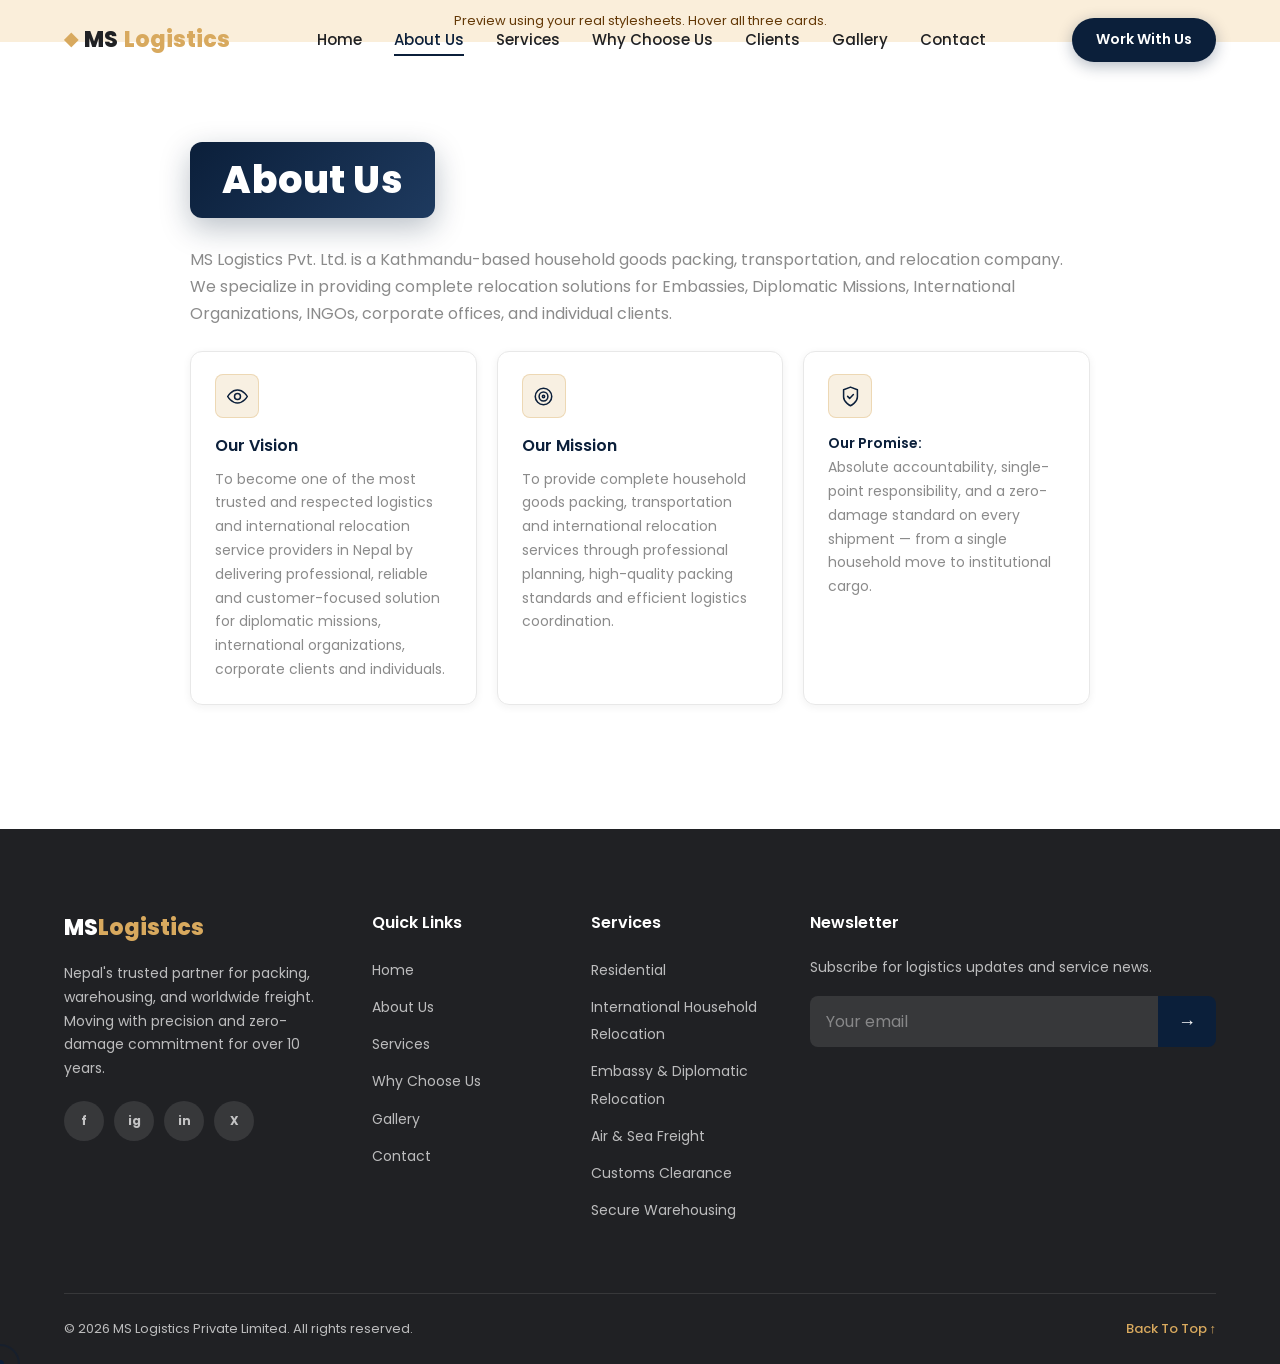
<file: preview-about-us.html>
<!DOCTYPE html>
<html lang="en">
<head>
  <meta charset="UTF-8">
  <meta name="viewport" content="width=device-width, initial-scale=1.0">
  <meta name="description" content="MS Logistics Private Limited — Nepal's trusted partner for packing, warehousing, and worldwide freight. Household relocation, diplomatic moves, customs clearance, and commercial logistics.">
  <meta name="keywords" content="logistics Nepal, relocation Nepal, freight forwarding, warehousing, customs clearance, packing services, international household relocation, embassy relocation, corporate relocation, air freight, sea freight, MS Logistics, cargo Nepal, cross-border logistics">
  <meta name="author" content="MS Logistics Private Limited">
  <meta property="og:title" content="MS Logistics Private Limited | Packing, Warehousing & Worldwide Freight">
  <meta property="og:description" content="Nepal's trusted partner for packing, warehousing, and worldwide freight. From a single-household move to institutional cargo — handled with precision, care, and zero-damage commitment.">
  <meta property="og:type" content="website">
  <meta property="og:image" content="images/freight-containers.jpg">
  <meta name="theme-color" content="#0B1F3A">
  <title>About Us | MS Logistics Private Limited</title>
  <link rel="icon" href="data:image/svg+xml,%3Csvg xmlns='http://www.w3.org/2000/svg' viewBox='0 0 100 100'%3E%3Crect width='100' height='100' rx='20' fill='%230B1F3A'/%3E%3Ctext x='50' y='68' font-family='Poppins,Arial' font-size='52' font-weight='800' fill='white' text-anchor='middle'%3EMS%3C/text%3E%3C/svg%3E">
  <link rel="preconnect" href="https://fonts.googleapis.com">
  <link rel="preconnect" href="https://fonts.gstatic.com" crossorigin>
  <link href="https://fonts.googleapis.com/css2?family=Poppins:wght@300;400;500;600;700;800&display=swap" rel="stylesheet">
  <style>
/* ==== style.css ==== */
/* ============================================
   MS Logistics — Main Stylesheet
   Premium Logistics & Freight Website
   ============================================ */

/* --- CSS Variables --- */
:root {
  --color-primary: #0B1F3A;
  --color-primary-dark: #061428;
  --color-primary-light: #1E3A5F;
  --color-secondary: #F7F8FA;
  --color-dark: #202124;
  --color-accent: #D8A95E;
  --color-accent-light: #e8c48a;
  --color-white: #FFFFFF;
  --color-grey: #8B8B8B;
  --color-grey-light: #E8E8E8;
  --color-grey-dark: #5a5a5a;

  --font-family: 'Poppins', sans-serif;
  --font-size-base: 16px;
  --line-height: 1.7;

  --radius-sm: 8px;
  --radius-md: 12px;
  --radius-lg: 20px;
  --radius-xl: 32px;
  --radius-full: 9999px;

  --shadow-sm: 0 2px 8px rgba(32, 33, 36, 0.06);
  --shadow-md: 0 8px 30px rgba(32, 33, 36, 0.08);
  --shadow-lg: 0 20px 60px rgba(32, 33, 36, 0.12);
  --shadow-xl: 0 30px 80px rgba(32, 33, 36, 0.15);

  --transition: 0.3s cubic-bezier(0.4, 0, 0.2, 1);
  --transition-slow: 0.6s cubic-bezier(0.4, 0, 0.2, 1);

  --header-height: 80px;
  --container-max: 1200px;
  --section-padding: 100px;
}

/* --- Reset & Base --- */
*,
*::before,
*::after {
  margin: 0;
  padding: 0;
  box-sizing: border-box;
}

html {
  scroll-behavior: smooth;
  font-size: var(--font-size-base);
}

body {
  font-family: var(--font-family);
  color: var(--color-dark);
  line-height: var(--line-height);
  background: var(--color-white);
  overflow-x: hidden;
}

@media (hover: hover) and (pointer: fine) {
  body:not(.loaded) {
    cursor: none;
  }
}

img {
  max-width: 100%;
  height: auto;
  display: block;
}

a {
  text-decoration: none;
  color: inherit;
  transition: color var(--transition);
}

ul {
  list-style: none;
}

button {
  font-family: inherit;
  cursor: pointer;
  border: none;
  background: none;
}

input,
select,
textarea {
  font-family: inherit;
  font-size: inherit;
}

:focus-visible {
  outline: 2px solid var(--color-primary);
  outline-offset: 3px;
}

.container {
  width: 100%;
  max-width: var(--container-max);
  margin: 0 auto;
  padding: 0 24px;
}

/* --- Utility Classes --- */
.glass {
  background: rgba(255, 255, 255, 0.75);
  backdrop-filter: blur(20px);
  -webkit-backdrop-filter: blur(20px);
  border: 1px solid rgba(255, 255, 255, 0.3);
}

.section {
  padding: var(--section-padding) 0;
}

.section--grey {
  background: var(--color-secondary);
}

.section__tag {
  display: inline-block;
  font-size: clamp(1.625rem, 3.5vw, 2.375rem);
  font-weight: 800;
  text-transform: none;
  letter-spacing: 0.5px;
  color: var(--color-white);
  background: linear-gradient(135deg, var(--color-primary) 0%, var(--color-primary-light) 100%);
  padding: 14px 32px;
  border-radius: var(--radius-md);
  margin-bottom: 20px;
  box-shadow: 0 10px 30px rgba(11, 31, 58, 0.28);
  position: relative;
  overflow: hidden;
  line-height: 1.25;
}

.section__tag::after {
  content: '';
  position: absolute;
  inset: 0;
  background: linear-gradient(120deg, transparent 30%, rgba(255, 255, 255, 0.18) 50%, transparent 70%);
  transform: translateX(-120%);
  animation: sectionTagShine 4s ease-in-out infinite;
}

.section__tag--main {
  display: inline-block;
}

.section__title {
  font-size: clamp(1.375rem, 2.5vw, 1.75rem);
  font-weight: 600;
  line-height: 1.35;
  color: var(--color-primary);
  margin-bottom: 16px;
}

.section__desc {
  font-size: 1.0625rem;
  color: var(--color-grey);
  max-width: 600px;
}

.section__header {
  text-align: center;
  margin-bottom: 60px;
}

.section__header .section__desc {
  margin: 0 auto;
}

/* --- Buttons --- */
.btn {
  display: inline-flex;
  align-items: center;
  justify-content: center;
  gap: 8px;
  padding: 14px 32px;
  font-size: 0.9375rem;
  font-weight: 600;
  border-radius: var(--radius-full);
  transition: all var(--transition);
  position: relative;
  overflow: hidden;
  white-space: nowrap;
}

.btn--primary {
  background: var(--color-primary);
  color: var(--color-white);
  box-shadow: 0 4px 15px rgba(11, 31, 58, 0.3);
}

.btn--primary:hover {
  background: var(--color-primary-dark);
  transform: translateY(-2px);
  box-shadow: 0 8px 25px rgba(11, 31, 58, 0.4);
}

.btn--outline {
  background: rgba(255, 255, 255, 0.96);
  color: var(--color-primary);
  border: 2px solid var(--color-primary);
  box-shadow: 0 6px 18px rgba(11, 31, 58, 0.12);
}

.btn--outline:hover {
  background: linear-gradient(135deg, var(--color-primary) 0%, var(--color-primary-light) 100%);
  color: var(--color-white);
  transform: translateY(-2px);
  box-shadow: 0 10px 24px rgba(11, 31, 58, 0.28);
}

.btn--white {
  background: var(--color-white);
  color: var(--color-primary);
  box-shadow: var(--shadow-md);
}

.btn--white:hover {
  transform: translateY(-2px);
  box-shadow: var(--shadow-lg);
}

.btn--lg {
  padding: 18px 40px;
  font-size: 1rem;
}

.btn--full {
  width: 100%;
}

.btn--ripple .ripple {
  position: absolute;
  border-radius: 50%;
  background: rgba(255, 255, 255, 0.4);
  transform: scale(0);
  animation: rippleEffect 0.6s linear;
  pointer-events: none;
}

/* --- Loading Screen --- */
.loader {
  position: fixed;
  inset: 0;
  z-index: 10000;
  background: var(--color-dark);
  display: flex;
  align-items: center;
  justify-content: center;
  transition: opacity 0.6s ease, visibility 0.6s ease;
}

.loader.hidden {
  opacity: 0;
  visibility: hidden;
  pointer-events: none;
}

.loader__inner {
  text-align: center;
}

.loader__logo {
  font-size: 2rem;
  font-weight: 800;
  color: var(--color-white);
  margin-bottom: 30px;
}

.loader__logo span {
  color: var(--color-accent);
}

.loader__bar {
  width: 200px;
  height: 3px;
  background: rgba(255, 255, 255, 0.1);
  border-radius: var(--radius-full);
  overflow: hidden;
  margin: 0 auto 16px;
}

.loader__progress {
  height: 100%;
  width: 0%;
  background: linear-gradient(90deg, var(--color-primary), var(--color-accent));
  border-radius: var(--radius-full);
  transition: width 0.3s ease;
}

.loader__text {
  color: var(--color-grey);
  font-size: 0.875rem;
  letter-spacing: 1px;
}

/* --- Scroll Progress --- */
.scroll-progress {
  position: fixed;
  top: 0;
  left: 0;
  height: 3px;
  width: 0%;
  background: linear-gradient(90deg, var(--color-primary), var(--color-accent));
  z-index: 9999;
  transition: width 0.1s linear;
}

/* --- Header --- */
.header {
  position: fixed;
  top: 0;
  left: 0;
  width: 100%;
  z-index: 1000;
  height: var(--header-height);
  transition: all var(--transition);
}

.header--transparent {
  background: transparent;
}

.header--scrolled {
  background: rgba(255, 255, 255, 0.95);
  backdrop-filter: blur(20px);
  -webkit-backdrop-filter: blur(20px);
  box-shadow: var(--shadow-sm);
}

.header__container {
  display: flex;
  align-items: center;
  justify-content: space-between;
  height: 100%;
}

.header__logo {
  font-size: 1.375rem;
  font-weight: 800;
  color: var(--color-dark);
  display: flex;
  align-items: center;
  gap: 6px;
}

.header--transparent .header__logo,
.header--transparent .header__link {
  color: var(--color-white);
}

.header--scrolled .header__logo,
.header--scrolled .header__link {
  color: var(--color-dark);
}

.header__logo span {
  color: var(--color-accent);
}

.header__logo-icon {
  color: var(--color-primary);
  font-size: 1.1rem;
}

.header__nav {
  display: flex;
}

.header__menu {
  display: flex;
  align-items: center;
  gap: 32px;
}

.header__link {
  font-size: 0.9375rem;
  font-weight: 500;
  position: relative;
  padding: 4px 0;
}

.header__link::after {
  content: '';
  position: absolute;
  bottom: -2px;
  left: 0;
  width: 0;
  height: 2px;
  background: var(--color-primary);
  transition: width var(--transition);
}

.header__link:hover::after,
.header__link.active::after {
  width: 100%;
}

.header__link.active {
  color: var(--color-primary);
}

.header--transparent .header__link.active {
  color: var(--color-accent);
}

.header__cta {
  padding: 10px 24px;
  font-size: 0.875rem;
}

.header__hamburger {
  display: none;
  flex-direction: column;
  gap: 5px;
  width: 28px;
  padding: 4px 0;
  z-index: 1001;
}

.header__hamburger span {
  display: block;
  width: 100%;
  height: 2px;
  background: var(--color-dark);
  transition: all var(--transition);
  border-radius: 2px;
}

.header--transparent .header__hamburger span {
  background: var(--color-white);
}

.header__hamburger.active span:nth-child(1) {
  transform: rotate(45deg) translate(5px, 5px);
}

.header__hamburger.active span:nth-child(2) {
  opacity: 0;
}

.header__hamburger.active span:nth-child(3) {
  transform: rotate(-45deg) translate(5px, -5px);
}

/* --- Hero --- */
.hero {
  min-height: 100vh;
  display: flex;
  align-items: center;
  position: relative;
  background: linear-gradient(135deg, var(--color-primary-dark) 0%, var(--color-primary) 45%, var(--color-primary-light) 100%);
  padding-top: var(--header-height);
  overflow: hidden;
}

.hero__bg-shapes {
  position: absolute;
  inset: 0;
  overflow: hidden;
  pointer-events: none;
  z-index: 0;
}

.hero__logistics-background {
  position: absolute;
  inset: 0;
  z-index: 0;
  overflow: hidden;
  color: var(--color-accent-light);
  opacity: 0.14;
  pointer-events: none;
}

.hero__logistics-svg {
  display: block;
  width: 100%;
  height: 100%;
}

.hero__route {
  stroke-width: 1.1;
  opacity: 0.62;
}

.hero__route-highlight {
  stroke-width: 1.6;
  stroke-dasharray: 3 34;
  opacity: 0.7;
}

.hero__route-nodes {
  opacity: 0.78;
}

.hero__route-shipment {
  opacity: 0.92;
}

.hero__shape {
  position: absolute;
  border-radius: 50%;
  opacity: 0.08;
}

.hero__shape--1 {
  width: 600px;
  height: 600px;
  background: var(--color-accent);
  top: -200px;
  right: -100px;
}

.hero__shape--2 {
  width: 400px;
  height: 400px;
  background: var(--color-primary-light);
  bottom: -100px;
  left: -100px;
}

.hero__shape--3 {
  width: 200px;
  height: 200px;
  background: var(--color-white);
  top: 50%;
  left: 40%;
}

.hero__container {
  display: grid;
  grid-template-columns: 1fr 1fr;
  gap: 60px;
  align-items: center;
  position: relative;
  z-index: 1;
  padding-top: 40px;
  padding-bottom: 80px;
}

.hero__badge {
  display: inline-block;
  padding: 8px 20px;
  background: rgba(216, 169, 94, 0.15);
  color: var(--color-accent);
  font-size: 0.8125rem;
  font-weight: 600;
  border-radius: var(--radius-full);
  margin-bottom: 24px;
  border: 1px solid rgba(216, 169, 94, 0.3);
}

.hero__title {
  font-size: clamp(2.5rem, 5vw, 3.75rem);
  font-weight: 800;
  line-height: 1.1;
  color: var(--color-white);
  margin-bottom: 16px;
}

.hero__title-accent {
  display: block;
  font-size: clamp(1.5rem, 2.8vw, 2.4rem);
  line-height: 1.4;
  font-weight: 750;
  background: linear-gradient(135deg, var(--color-accent), var(--color-accent-light));
  -webkit-background-clip: text;
  -webkit-text-fill-color: transparent;
  background-clip: text;
}

.hero__typing {
  border-right: 3px solid var(--color-accent);
  padding-right: 4px;
}

.hero__typing.typing-done {
  border-right: none;
}

.hero__subtitle {
  font-size: 1.125rem;
  color: var(--color-accent);
  font-weight: 500;
  margin-bottom: 16px;
}

.hero__desc {
  font-size: 1.0625rem;
  color: rgba(255, 255, 255, 0.75);
  max-width: 480px;
  margin-bottom: 32px;
}

.hero__buttons {
  display: flex;
  gap: 16px;
  flex-wrap: wrap;
  margin-bottom: 40px;
}

.hero__trust {
  display: flex;
  gap: 24px;
  flex-wrap: wrap;
}

.hero__trust-item {
  display: flex;
  align-items: center;
  gap: 8px;
  color: rgba(255, 255, 255, 0.7);
  font-size: 0.875rem;
}

.hero__trust-item svg {
  color: var(--color-accent);
}

.hero__visual {
  position: relative;
}

.hero__image-wrapper {
  border-radius: var(--radius-xl);
  overflow: hidden;
  box-shadow: var(--shadow-xl);
  transform: perspective(1000px) rotateY(-3deg);
}

.hero__image {
  width: 100%;
  height: 520px;
  object-fit: cover;
}

.hero__float-card {
  position: absolute;
  padding: 16px 20px;
  border-radius: var(--radius-md);
  box-shadow: var(--shadow-lg);
  text-align: center;
  animation: floatCard 4s ease-in-out infinite;
}

.hero__float-card strong {
  display: block;
  font-size: 1.25rem;
  color: var(--color-dark);
}

.hero__float-card span {
  font-size: 0.75rem;
  color: var(--color-grey);
}

.hero__float-stars {
  color: var(--color-accent);
  font-size: 0.875rem;
  margin-bottom: 4px;
}

.hero__float-card--1 {
  top: 10%;
  left: -30px;
  animation-delay: 0s;
}

.hero__float-card--2 {
  bottom: 20%;
  left: -40px;
  animation-delay: 1s;
}

.hero__float-card--3 {
  top: 15%;
  right: -20px;
  animation-delay: 2s;
}

/* --- Clients Logo Strip --- */
.clients {
  padding: 40px 0;
  background: var(--color-white);
  border-bottom: 1px solid var(--color-grey-light);
  overflow: hidden;
}

.clients__track-wrapper {
  overflow: hidden;
  mask-image: linear-gradient(90deg, transparent, black 10%, black 90%, transparent);
  -webkit-mask-image: linear-gradient(90deg, transparent, black 10%, black 90%, transparent);
}

.clients__track {
  display: flex;
  gap: 80px;
  animation: logoScroll 30s linear infinite;
  width: max-content;
}

.clients__logo {
  font-size: 1.25rem;
  font-weight: 700;
  color: var(--color-grey-light);
  white-space: nowrap;
  flex-shrink: 0;
}

.clients__logo span {
  color: var(--color-grey);
}

/* --- Statistics --- */
.stats {
  padding: 60px 0;
  background: var(--color-primary);
}

.stats__container {
  display: grid;
  grid-template-columns: repeat(5, 1fr);
  gap: 30px;
  text-align: center;
}

.stats__number {
  display: block;
  font-size: clamp(2rem, 4vw, 3rem);
  font-weight: 800;
  color: var(--color-white);
  line-height: 1;
  margin-bottom: 8px;
}

.stats__label {
  font-size: 0.875rem;
  color: rgba(255, 255, 255, 0.75);
  font-weight: 500;
}

/* --- About --- */
.about__grid {
  display: grid;
  grid-template-columns: 1fr 1fr;
  gap: 60px;
  align-items: center;
}

.about__collage {
  position: relative;
}

.about__img--main {
  width: 100%;
  height: 450px;
  object-fit: cover;
  border-radius: var(--radius-lg);
  box-shadow: var(--shadow-lg);
}

.about__img--secondary {
  position: absolute;
  bottom: -30px;
  right: -30px;
  width: 200px;
  height: 200px;
  object-fit: cover;
  border-radius: var(--radius-md);
  border: 4px solid var(--color-white);
  box-shadow: var(--shadow-md);
}

.about__badge {
  position: absolute;
  top: 30px;
  left: -20px;
  background: var(--color-primary);
  color: var(--color-white);
  padding: 20px 24px;
  border-radius: var(--radius-md);
  text-align: center;
  box-shadow: var(--shadow-lg);
}

.about__badge-number {
  display: block;
  font-size: 2rem;
  font-weight: 800;
  line-height: 1;
}

.about__badge-text {
  font-size: 0.75rem;
  font-weight: 500;
}

.about__text {
  color: var(--color-grey);
  margin-bottom: 24px;
}

.about__mission {
  display: grid;
  grid-template-columns: 1fr 1fr;
  gap: 20px;
  margin-bottom: 24px;
}

.about__mission-item h3 {
  font-size: 1rem;
  font-weight: 600;
  margin-bottom: 8px;
  color: var(--color-primary);
}

.about__mission-item p {
  font-size: 0.875rem;
  color: var(--color-grey);
}

.about__promise {
  padding: 16px 20px;
  background: var(--color-secondary);
  border-radius: var(--radius-md);
  border-left: 4px solid var(--color-accent);
  font-size: 0.9375rem;
  margin-bottom: 30px;
}

.about__features {
  display: grid;
  grid-template-columns: repeat(2, 1fr);
  gap: 16px;
}

.about__feature-card {
  padding: 20px;
  background: var(--color-white);
  border-radius: var(--radius-md);
  box-shadow: var(--shadow-sm);
  transition: all var(--transition);
}

.about__feature-card:hover {
  transform: translateY(-4px);
  box-shadow: var(--shadow-md);
}

.about__feature-icon {
  font-size: 1.5rem;
  margin-bottom: 8px;
}

.about__feature-card h4 {
  font-size: 0.9375rem;
  font-weight: 600;
  margin-bottom: 4px;
}

.about__feature-card p {
  font-size: 0.8125rem;
  color: var(--color-grey);
}

/* --- Services --- */
.services__stack {
  position: relative;
  overflow: visible;
}

.services__stage {
  position: sticky;
  top: calc(var(--header-height) + 32px);
  width: 100%;
  display: flex;
  justify-content: center;
  align-items: center;
  height: 480px;
  overflow: hidden;
}

.services__cards {
  position: relative;
  width: min(76%, 1050px);
  max-width: 1050px;
  height: 100%;
}

.services__scroll-track {
  width: 100%;
}

.stack-card {
  position: absolute;
  inset: 0;
  width: 100%;
  height: 100%;
  display: grid;
  grid-template-columns: 0.95fr 1.05fr;
  gap: 32px;
  align-items: stretch;
  padding: 0;
  box-sizing: border-box;
  background: var(--color-white);
  border-radius: var(--radius-xl);
  border: 1px solid rgba(11, 31, 58, 0.08);
  box-shadow: 0 30px 80px rgba(11, 31, 58, 0.08);
  overflow: hidden;
  opacity: 0;
  pointer-events: none;
  transform: translate3d(0, 100%, 0);
  will-change: transform, opacity;
  isolation: isolate;
}

.stack-card.is-active,
.stack-card.is-next {
  pointer-events: auto;
}

.stack-card:not(.is-active):not(.is-next) {
  opacity: 0;
}

.stack-card.is-active {
  z-index: 150;
}

.stack-card.is-next {
  z-index: 200;
}

.stack-card__image {
  position: relative;
  overflow: hidden;
  height: 100%;
}

.stack-card__image img {
  width: 100%;
  height: 100%;
  object-fit: cover;
  transition: transform 0.4s ease;
}

.stack-card__content {
  padding: 40px 42px;
  display: flex;
  flex-direction: column;
  justify-content: space-between;
  min-height: 100%;
}

.stack-card__number {
  display: block;
  font-size: clamp(1.5rem, 2vw, 2rem);
  font-weight: 700;
  color: var(--color-accent);
  margin-bottom: 18px;
}

.stack-card__title {
  font-size: clamp(2rem, 2.75vw, 2.75rem);
  line-height: 1.05;
  color: var(--color-primary);
  margin-bottom: 22px;
  max-width: 14ch;
}

.stack-card__desc {
  font-size: 1rem;
  line-height: 1.8;
  color: var(--color-grey);
  margin-bottom: 26px;
  max-width: 42rem;
  max-height: calc(1.8rem * 4);
  overflow: hidden;
  display: -webkit-box;
  -webkit-line-clamp: 4;
  -webkit-box-orient: vertical;
}

.stack-card__tags {
  display: flex;
  flex-wrap: wrap;
  gap: 12px;
  margin-bottom: 32px;
}

.stack-card__tags span {
  display: inline-flex;
  align-items: center;
  justify-content: center;
  padding: 10px 16px;
  border-radius: var(--radius-full);
  background: rgba(11, 31, 58, 0.06);
  color: var(--color-primary);
  font-size: 0.9rem;
  font-weight: 600;
}

.stack-card__link {
  display: inline-flex;
  align-items: center;
  gap: 8px;
  font-size: 0.95rem;
  font-weight: 700;
  color: var(--color-primary);
  background: none;
  border: none;
  cursor: pointer;
  padding: 0;
  transition: color 0.3s ease;
  margin-top: auto;
}

.stack-card__link::after {
  content: '';
  width: 0;
  height: 2px;
  background: currentColor;
  display: block;
  transition: width 0.3s ease;
}

.stack-card__link:hover::after {
  width: 100%;
}

.stack-card__link span {
  transition: transform 0.3s ease;
}

.stack-card__link:hover span {
  transform: translateX(6px);
}

@media (max-width: 1023px) {
  .services__stage {
    top: calc(var(--header-height) + 20px);
    height: 470px;
  }

  .services__cards {
    width: min(90%, 840px);
  }

  .stack-card {
    grid-template-columns: 0.9fr 1.1fr;
  }

  .stack-card__content {
    padding: 30px 28px;
  }

  .stack-card__title {
    font-size: clamp(1.75rem, 6vw, 2.4rem);
  }

  .stack-card__desc {
    line-height: 1.65;
    margin-bottom: 20px;
  }

  .stack-card__tags {
    margin-bottom: 24px;
  }
}

@media (max-width: 767px) {
  .services__stage {
    height: 430px;
  }

  .services__cards {
    width: calc(100% - 8px);
  }

  .stack-card {
    grid-template-columns: 38% 62%;
    gap: 0;
  }

  .stack-card__content {
    min-height: 0;
    padding: 18px 16px;
  }

  .stack-card__number {
    font-size: 1.125rem;
    margin-bottom: 8px;
  }

  .stack-card__tags {
    gap: 6px;
    margin-bottom: 14px;
  }

  .stack-card__tags span {
    padding: 6px 8px;
    font-size: 0.6875rem;
  }

  .stack-card__title {
    font-size: clamp(1.1rem, 5vw, 1.45rem);
    line-height: 1.15;
    margin-bottom: 8px;
  }

  .stack-card__desc {
    font-size: 0.78rem;
    line-height: 1.55;
    margin-bottom: 12px;
    max-height: calc(0.78rem * 1.55 * 3);
    -webkit-line-clamp: 3;
  }

  .stack-card__link {
    font-size: 0.8125rem;
  }
}

@media (prefers-reduced-motion: reduce) {
  .stack-card,
  .stack-card__image img,
  .stack-card__link span {
    transition: none !important;
  }

.stack-card {
  transform: none !important;
}
}

/* --- Service Detail Modal --- */
.modal__content--service {
  max-width: 640px;
  max-height: 90vh;
  padding: 0;
  overflow: hidden;
  display: flex;
  flex-direction: column;
}

.modal__service {
  overflow-y: auto;
  max-height: 90vh;
}

.modal__service-header {
  background: linear-gradient(135deg, var(--color-primary) 0%, var(--color-primary-dark) 100%);
  color: var(--color-white);
  padding: 28px 56px 28px 28px;
}

.modal__service-header h3 {
  font-size: 1.375rem;
  margin: 0;
  color: var(--color-white);
}

.modal__service-body {
  padding: 28px;
}

.modal__service img {
  width: 100%;
  height: 220px;
  object-fit: cover;
  display: block;
}

.modal__service-body p {
  font-size: 0.9375rem;
  color: var(--color-grey-dark);
  line-height: 1.8;
  margin-bottom: 14px;
}

.modal__service-body p:last-child {
  margin-bottom: 0;
}

.modal__content--service .modal__close {
  background: rgba(255, 255, 255, 0.2);
  color: var(--color-white);
  top: 16px;
  right: 16px;
}

.modal__content--service .modal__close:hover {
  background: rgba(255, 255, 255, 0.35);
}

/* --- Why Choose Us --- */
.why__grid {
  display: grid;
  grid-template-columns: 1fr 1fr;
  gap: 60px;
  align-items: center;
}

.why__visual {
  position: relative;
}

.why__image {
  width: 100%;
  height: 500px;
  object-fit: cover;
  border-radius: var(--radius-lg);
  box-shadow: var(--shadow-lg);
}

.why__visual-badge {
  position: absolute;
  bottom: 30px;
  right: -20px;
  padding: 20px 28px;
  border-radius: var(--radius-md);
  text-align: center;
  box-shadow: var(--shadow-lg);
}

.why__visual-badge strong {
  display: block;
  font-size: 2rem;
  color: var(--color-primary);
}

.why__visual-badge span {
  font-size: 0.8125rem;
  color: var(--color-grey);
}

.why__list {
  display: flex;
  flex-direction: column;
  gap: 20px;
  margin-top: 30px;
}

.why__item {
  display: flex;
  gap: 16px;
  padding: 16px;
  border-radius: var(--radius-md);
  transition: all var(--transition);
}

.why__item:hover {
  background: var(--color-secondary);
  transform: translateX(8px);
}

.why__icon {
  font-size: 1.5rem;
  flex-shrink: 0;
  width: 48px;
  height: 48px;
  display: flex;
  align-items: center;
  justify-content: center;
  background: rgba(11, 31, 58, 0.1);
  border-radius: var(--radius-sm);
}

.why__item strong {
  display: block;
  font-size: 0.9375rem;
  margin-bottom: 4px;
}

.why__item p {
  font-size: 0.8125rem;
  color: var(--color-grey);
}

/* --- Projects --- */
.projects__filters {
  display: flex;
  justify-content: center;
  gap: 10px;
  flex-wrap: wrap;
  margin-bottom: 40px;
}

.projects__filter {
  padding: 10px 24px;
  font-size: 0.875rem;
  font-weight: 500;
  border-radius: var(--radius-full);
  background: var(--color-white);
  color: var(--color-grey);
  border: 1px solid var(--color-grey-light);
  transition: all var(--transition);
}

.projects__filter:hover,
.projects__filter.active {
  background: var(--color-primary);
  color: var(--color-white);
  border-color: var(--color-primary);
}

.projects__grid {
  display: grid;
  grid-template-columns: repeat(3, 1fr);
  gap: 24px;
}

.project-card {
  border-radius: var(--radius-lg);
  overflow: hidden;
  transition: all var(--transition);
}

.project-card.hidden {
  display: none;
}

.project-card__image {
  position: relative;
  overflow: hidden;
  height: 360px;
  border-radius: var(--radius-lg);
}

.project-card__image img {
  width: 100%;
  height: 100%;
  object-fit: cover;
  transition: transform var(--transition-slow);
}

.project-card:hover .project-card__image img {
  transform: scale(1.1);
}

.project-card__overlay {
  position: absolute;
  inset: 0;
  background: linear-gradient(to top, rgba(32, 33, 36, 0.95) 0%, rgba(32, 33, 36, 0.3) 50%, transparent 100%);
  display: flex;
  flex-direction: column;
  justify-content: flex-end;
  padding: 24px;
  opacity: 0;
  transition: opacity var(--transition);
}

.project-card:hover .project-card__overlay {
  opacity: 1;
}

.project-card__title {
  font-size: 1.25rem;
  font-weight: 600;
  color: var(--color-white);
  margin-bottom: 4px;
}

.project-card__location {
  font-size: 0.8125rem;
  color: var(--color-accent);
  margin-bottom: 12px;
}

.project-card__meta {
  display: flex;
  gap: 16px;
  margin-bottom: 12px;
}

.project-card__meta span {
  font-size: 0.75rem;
  color: rgba(255, 255, 255, 0.7);
  padding: 4px 12px;
  background: rgba(255, 255, 255, 0.1);
  border-radius: var(--radius-full);
}

.project-card__desc {
  font-size: 0.8125rem;
  color: rgba(255, 255, 255, 0.7);
  margin-bottom: 16px;
  line-height: 1.5;
}

.project-card__btn {
  padding: 10px 20px;
  background: var(--color-accent);
  color: var(--color-dark);
  font-size: 0.8125rem;
  font-weight: 600;
  border-radius: var(--radius-full);
  align-self: flex-start;
  transition: all var(--transition);
}

.project-card__btn:hover {
  background: var(--color-white);
  transform: translateY(-2px);
}

/* --- Process Timeline --- */
.timeline {
  display: grid;
  grid-template-columns: repeat(6, 1fr);
  gap: 20px;
  position: relative;
  padding-top: 40px;
}

.timeline__line {
  position: absolute;
  top: 70px;
  left: 8%;
  right: 8%;
  height: 3px;
  background: var(--color-grey-light);
  border-radius: var(--radius-full);
}

.timeline__line-fill {
  height: 100%;
  width: 0%;
  background: linear-gradient(90deg, var(--color-primary), var(--color-accent));
  border-radius: var(--radius-full);
  transition: width 1.5s ease;
}

.timeline__item {
  text-align: center;
  position: relative;
  z-index: 1;
}

.timeline__number {
  font-size: 0.75rem;
  font-weight: 700;
  color: var(--color-accent);
  margin-bottom: 12px;
}

.timeline__icon {
  width: 60px;
  height: 60px;
  background: var(--color-white);
  border: 3px solid var(--color-primary);
  border-radius: 50%;
  display: flex;
  align-items: center;
  justify-content: center;
  font-size: 1.5rem;
  margin: 0 auto 16px;
  box-shadow: var(--shadow-md);
  transition: all var(--transition);
}

.timeline__item:hover .timeline__icon {
  background: var(--color-primary);
  transform: scale(1.1);
}

.timeline__title {
  font-size: 0.9375rem;
  font-weight: 600;
  margin-bottom: 8px;
}

.timeline__desc {
  font-size: 0.75rem;
  color: var(--color-grey);
  line-height: 1.5;
}

/* --- Video Section --- */
.video-section {
  position: relative;
  min-height: 500px;
  display: flex;
  align-items: center;
  justify-content: center;
  overflow: hidden;
}

.video-section__bg {
  position: absolute;
  inset: 0;
}

.video-section__bg img {
  width: 100%;
  height: 100%;
  object-fit: cover;
}

.video-section__overlay {
  position: absolute;
  inset: 0;
  background: rgba(32, 33, 36, 0.7);
}

.video-section__content {
  position: relative;
  z-index: 1;
  text-align: center;
  color: var(--color-white);
}

.video-section__title {
  font-size: clamp(2rem, 4vw, 2.75rem);
  font-weight: 700;
  margin-bottom: 12px;
}

.video-section__desc {
  font-size: 1.0625rem;
  opacity: 0.8;
  margin-bottom: 32px;
}

.video-section__play {
  width: 80px;
  height: 80px;
  background: var(--color-accent);
  color: var(--color-dark);
  border-radius: 50%;
  display: flex;
  align-items: center;
  justify-content: center;
  margin: 0 auto;
  box-shadow: 0 0 0 15px rgba(216, 169, 94, 0.3);
  transition: all var(--transition);
}

.video-section__play svg {
  width: 28px;
  height: 28px;
  margin-left: 4px;
}

.video-section__play:hover {
  transform: scale(1.1);
  box-shadow: 0 0 0 25px rgba(216, 169, 94, 0.2);
}

/* --- Modal --- */
.modal {
  position: fixed;
  inset: 0;
  z-index: 10000;
  display: flex;
  align-items: center;
  justify-content: center;
  opacity: 0;
  visibility: hidden;
  transition: all var(--transition);
}

.modal.active {
  opacity: 1;
  visibility: visible;
}

.modal[hidden] {
  display: none;
}

.modal:not([hidden]) {
  display: flex;
}

.modal__backdrop {
  position: absolute;
  inset: 0;
  background: rgba(0, 0, 0, 0.8);
}

.modal__content {
  position: relative;
  z-index: 1;
  width: 90%;
  max-width: 800px;
  background: var(--color-white);
  border-radius: var(--radius-lg);
  overflow: hidden;
  transform: scale(0.9);
  transition: transform var(--transition);
}

.modal.active .modal__content {
  transform: scale(1);
}

.modal__close {
  position: absolute;
  top: 12px;
  right: 16px;
  width: 40px;
  height: 40px;
  background: rgba(0, 0, 0, 0.5);
  color: var(--color-white);
  border-radius: 50%;
  font-size: 1.5rem;
  display: flex;
  align-items: center;
  justify-content: center;
  z-index: 2;
  transition: background var(--transition);
}

.modal__close:hover {
  background: rgba(0, 0, 0, 0.8);
}

.modal__video-wrapper {
  position: relative;
  padding-bottom: 56.25%;
  height: 0;
}

.modal__video-wrapper iframe {
  position: absolute;
  inset: 0;
  width: 100%;
  height: 100%;
  border: none;
}

.modal__content--project {
  max-width: 600px;
  padding: 40px;
}

.modal__project img {
  width: 100%;
  height: 250px;
  object-fit: cover;
  border-radius: var(--radius-md);
  margin-bottom: 20px;
}

.modal__project h3 {
  font-size: 1.5rem;
  margin-bottom: 8px;
}

.modal__project .project-meta {
  display: flex;
  gap: 16px;
  margin-bottom: 16px;
  font-size: 0.875rem;
  color: var(--color-grey);
}


/* --- Team --- */
.team__grid {
  display: grid;
  grid-template-columns: repeat(4, 1fr);
  gap: 30px;
}

.team-card {
  text-align: center;
  transition: transform var(--transition);
}

.team-card:hover {
  transform: translateY(-8px);
}

.team-card__image {
  position: relative;
  overflow: hidden;
  border-radius: var(--radius-lg);
  margin-bottom: 20px;
  box-shadow: var(--shadow-md);
}

.team-card__image img {
  width: 100%;
  height: 320px;
  object-fit: cover;
  transition: transform var(--transition-slow);
}

.team-card:hover .team-card__image img {
  transform: scale(1.05);
}

.team-card__social {
  position: absolute;
  bottom: 0;
  left: 0;
  right: 0;
  display: flex;
  justify-content: center;
  gap: 12px;
  padding: 16px;
  background: linear-gradient(transparent, rgba(32, 33, 36, 0.8));
  transform: translateY(100%);
  transition: transform var(--transition);
}

.team-card:hover .team-card__social {
  transform: translateY(0);
}

.team-card__social a {
  width: 36px;
  height: 36px;
  background: var(--color-white);
  color: var(--color-dark);
  border-radius: 50%;
  display: flex;
  align-items: center;
  justify-content: center;
  font-size: 0.75rem;
  font-weight: 700;
  transition: all var(--transition);
}

.team-card__social a:hover {
  background: var(--color-primary);
  color: var(--color-white);
}

.team-card__name {
  font-size: 1.125rem;
  font-weight: 600;
  margin-bottom: 4px;
}

.team-card__role {
  font-size: 0.875rem;
  color: var(--color-grey);
}

/* --- Testimonials --- */
.testimonials__slider {
  max-width: 800px;
  margin: 0 auto;
  overflow: hidden;
}

.testimonials__track {
  display: flex;
  transition: transform 0.5s cubic-bezier(0.4, 0, 0.2, 1);
}

.testimonial-slide {
  min-width: 100%;
  padding: 40px;
  background: var(--color-white);
  border-radius: var(--radius-lg);
  box-shadow: var(--shadow-md);
  text-align: center;
}

.testimonial-slide__stars {
  color: var(--color-accent);
  font-size: 1.25rem;
  margin-bottom: 20px;
}

.testimonial-slide__text {
  font-size: 1.0625rem;
  color: var(--color-grey-dark);
  line-height: 1.8;
  font-style: italic;
  margin-bottom: 30px;
}

.testimonial-slide__author {
  display: flex;
  align-items: center;
  justify-content: center;
  gap: 16px;
}

.testimonial-slide__photo {
  width: 56px;
  height: 56px;
  border-radius: 50%;
  object-fit: cover;
  border: 3px solid var(--color-primary);
}

.testimonial-slide__author strong {
  display: block;
  font-size: 0.9375rem;
}

.testimonial-slide__author span {
  font-size: 0.8125rem;
  color: var(--color-grey);
}

.testimonials__controls {
  display: flex;
  align-items: center;
  justify-content: center;
  gap: 20px;
  margin-top: 30px;
}

.testimonials__btn {
  width: 48px;
  height: 48px;
  border-radius: 50%;
  background: var(--color-white);
  border: 2px solid var(--color-grey-light);
  font-size: 1.125rem;
  display: flex;
  align-items: center;
  justify-content: center;
  transition: all var(--transition);
}

.testimonials__btn:hover {
  background: var(--color-primary);
  color: var(--color-white);
  border-color: var(--color-primary);
}

.testimonials__dots {
  display: flex;
  gap: 8px;
}

.testimonials__dot {
  width: 10px;
  height: 10px;
  border-radius: 50%;
  background: var(--color-grey-light);
  transition: all var(--transition);
  cursor: pointer;
}

.testimonials__dot.active {
  background: var(--color-primary);
  width: 30px;
  border-radius: var(--radius-full);
}

/* --- FAQ --- */
.faq__list {
  max-width: 800px;
  margin: 0 auto;
}

.faq__item {
  background: var(--color-white);
  border-radius: var(--radius-md);
  margin-bottom: 12px;
  box-shadow: var(--shadow-sm);
  overflow: hidden;
}

.faq__question {
  width: 100%;
  display: flex;
  align-items: center;
  justify-content: space-between;
  padding: 20px 24px;
  font-size: 1rem;
  font-weight: 600;
  text-align: left;
  transition: color var(--transition);
}

.faq__question:hover {
  color: var(--color-primary);
}

.faq__icon {
  width: 24px;
  height: 24px;
  position: relative;
  flex-shrink: 0;
}

.faq__icon::before,
.faq__icon::after {
  content: '';
  position: absolute;
  background: var(--color-primary);
  transition: transform var(--transition);
}

.faq__icon::before {
  width: 14px;
  height: 2px;
  top: 50%;
  left: 50%;
  transform: translate(-50%, -50%);
}

.faq__icon::after {
  width: 2px;
  height: 14px;
  top: 50%;
  left: 50%;
  transform: translate(-50%, -50%);
}

.faq__item.active .faq__icon::after {
  transform: translate(-50%, -50%) rotate(90deg);
  opacity: 0;
}

.faq__answer {
  max-height: 0;
  overflow: hidden;
  transition: max-height 0.4s ease, padding 0.4s ease;
}

.faq__answer p {
  padding: 0 24px 20px;
  font-size: 0.9375rem;
  color: var(--color-grey);
  line-height: 1.7;
}

.faq__item.active .faq__answer {
  max-height: 300px;
}

/* --- CTA --- */
.cta {
  position: relative;
  padding: 100px 0;
  background: linear-gradient(135deg, var(--color-primary) 0%, var(--color-primary-dark) 50%, #0d2847 100%);
  overflow: hidden;
}

.cta__shapes {
  position: absolute;
  inset: 0;
  pointer-events: none;
}

.cta__shape {
  position: absolute;
  border-radius: 50%;
  opacity: 0.1;
  background: var(--color-white);
}

.cta__shape--1 {
  width: 300px;
  height: 300px;
  top: -100px;
  right: -50px;
  animation: floatShape 6s ease-in-out infinite;
}

.cta__shape--2 {
  width: 200px;
  height: 200px;
  bottom: -50px;
  left: 10%;
  animation: floatShape 8s ease-in-out infinite reverse;
}

.cta__shape--3 {
  width: 150px;
  height: 150px;
  top: 50%;
  right: 20%;
  animation: floatShape 5s ease-in-out infinite;
}

.cta__container {
  text-align: center;
  position: relative;
  z-index: 1;
}

.cta__title {
  font-size: clamp(2rem, 4vw, 2.75rem);
  font-weight: 700;
  color: var(--color-white);
  margin-bottom: 16px;
}

.cta__desc {
  font-size: 1.0625rem;
  color: rgba(255, 255, 255, 0.8);
  max-width: 500px;
  margin: 0 auto 32px;
}

/* --- Contact --- */
.contact__grid {
  display: grid;
  grid-template-columns: 1fr 1fr;
  gap: 60px;
}

.contact__item {
  display: flex;
  gap: 16px;
  margin-bottom: 28px;
}

.contact__icon {
  width: 48px;
  height: 48px;
  background: rgba(11, 31, 58, 0.1);
  border-radius: var(--radius-sm);
  display: flex;
  align-items: center;
  justify-content: center;
  font-size: 1.25rem;
  flex-shrink: 0;
}

.contact__item h3 {
  font-size: 1rem;
  font-weight: 600;
  margin-bottom: 4px;
}

.contact__item p {
  font-size: 0.9375rem;
  color: var(--color-grey);
}

.contact__item a:hover {
  color: var(--color-primary);
}

.contact__map {
  border-radius: var(--radius-md);
  overflow: hidden;
  box-shadow: var(--shadow-md);
  margin-top: 10px;
}

.contact__map iframe {
  width: 100%;
  height: 250px;
  border: none;
}

.contact__form {
  background: var(--color-secondary);
  padding: 40px;
  border-radius: var(--radius-lg);
}

.form__group {
  margin-bottom: 20px;
}

.form__row {
  display: grid;
  grid-template-columns: 1fr 1fr;
  gap: 20px;
}

.form__group label {
  display: block;
  font-size: 0.875rem;
  font-weight: 500;
  margin-bottom: 8px;
}

.form__group input,
.form__group select,
.form__group textarea {
  width: 100%;
  padding: 12px 16px;
  border: 2px solid var(--color-grey-light);
  border-radius: var(--radius-sm);
  background: var(--color-white);
  transition: border-color var(--transition);
}

.form__group input:focus,
.form__group select:focus,
.form__group textarea:focus {
  border-color: var(--color-primary);
  outline: none;
}

.form__group input.error,
.form__group select.error,
.form__group textarea.error {
  border-color: #e74c3c;
}

.form__error {
  display: block;
  font-size: 0.75rem;
  color: #e74c3c;
  margin-top: 4px;
  min-height: 18px;
}

.form__success {
  display: flex;
  align-items: center;
  gap: 12px;
  padding: 16px;
  background: rgba(11, 31, 58, 0.1);
  border-radius: var(--radius-sm);
  margin-top: 16px;
  color: var(--color-primary);
}

.form__success svg {
  flex-shrink: 0;
}

.form__success[hidden] {
  display: none;
}

.form__success:not([hidden]) {
  display: flex;
}

/* --- Footer --- */
.footer {
  background: var(--color-dark);
  color: rgba(255, 255, 255, 0.7);
  padding: 80px 0 0;
}

.footer__grid {
  display: grid;
  grid-template-columns: 1.5fr 1fr 1fr 1.2fr;
  gap: 40px;
  padding-bottom: 60px;
  border-bottom: 1px solid rgba(255, 255, 255, 0.1);
}

.footer__logo {
  font-size: 1.375rem;
  font-weight: 800;
  color: var(--color-white);
  display: inline-block;
  margin-bottom: 16px;
}

.footer__logo span {
  color: var(--color-accent);
}

.footer__desc {
  font-size: 0.875rem;
  line-height: 1.7;
  margin-bottom: 20px;
}

.footer__social {
  display: flex;
  gap: 10px;
}

.footer__social a {
  width: 40px;
  height: 40px;
  background: rgba(255, 255, 255, 0.1);
  border-radius: 50%;
  display: flex;
  align-items: center;
  justify-content: center;
  font-size: 0.75rem;
  font-weight: 700;
  transition: all var(--transition);
}

.footer__social a:hover {
  background: var(--color-primary);
  color: var(--color-white);
}

.footer__title {
  font-size: 1rem;
  font-weight: 600;
  color: var(--color-white);
  margin-bottom: 20px;
}

.footer__links li {
  margin-bottom: 10px;
}

.footer__links a {
  font-size: 0.875rem;
  transition: color var(--transition);
}

.footer__links a:hover {
  color: var(--color-accent);
}

.footer__newsletter-text {
  font-size: 0.875rem;
  margin-bottom: 16px;
}

.footer__newsletter {
  display: flex;
  gap: 0;
}

.footer__newsletter input {
  flex: 1;
  padding: 12px 16px;
  border: none;
  border-radius: var(--radius-sm) 0 0 var(--radius-sm);
  background: rgba(255, 255, 255, 0.1);
  color: var(--color-white);
}

.footer__newsletter input::placeholder {
  color: rgba(255, 255, 255, 0.4);
}

.footer__newsletter button {
  padding: 12px 20px;
  background: var(--color-primary);
  color: var(--color-white);
  border-radius: 0 var(--radius-sm) var(--radius-sm) 0;
  font-size: 1.125rem;
  transition: background var(--transition);
}

.footer__newsletter button:hover {
  background: var(--color-primary-light);
}

.footer__bottom {
  display: flex;
  justify-content: space-between;
  align-items: center;
  padding: 24px 0;
  font-size: 0.8125rem;
}

.footer__top {
  color: var(--color-accent);
  font-size: 0.8125rem;
  font-weight: 500;
  transition: color var(--transition);
}

.footer__top:hover {
  color: var(--color-white);
}

/* --- Custom Cursor --- */
.cursor-dot,
.cursor-ring {
  position: fixed;
  pointer-events: none;
  z-index: 99999;
  border-radius: 50%;
  transform: translate(-50%, -50%);
  transition: width 0.2s, height 0.2s, background 0.2s;
}

.cursor-dot {
  width: 8px;
  height: 8px;
  background: var(--color-primary);
}

.cursor-ring {
  width: 40px;
  height: 40px;
  border: 2px solid rgba(11, 31, 58, 0.4);
}

.cursor-ring.hover {
  width: 60px;
  height: 60px;
  border-color: var(--color-accent);
  background: rgba(216, 169, 94, 0.1);
}

@media (hover: none), (pointer: coarse) {
  .cursor-dot,
  .cursor-ring {
    display: none;
  }

  body {
    cursor: auto;
  }
}

/* ==== animations.css ==== */
/* ============================================
   MS Logistics — Animations Stylesheet
   ============================================ */

@keyframes sectionTagShine {
  0%, 100% {
    transform: translateX(-120%);
  }
  50% {
    transform: translateX(120%);
  }
}

@keyframes sectionTagPulse {
  0%, 100% {
    box-shadow: 0 10px 30px rgba(11, 31, 58, 0.28);
  }
  50% {
    box-shadow: 0 14px 36px rgba(11, 31, 58, 0.42);
  }
}

/* --- Keyframes --- */
@keyframes rippleEffect {
  to {
    transform: scale(4);
    opacity: 0;
  }
}

@keyframes floatCard {
  0%, 100% {
    transform: translateY(0);
  }
  50% {
    transform: translateY(-12px);
  }
}

@keyframes logoScroll {
  0% {
    transform: translateX(0);
  }
  100% {
    transform: translateX(-50%);
  }
}

@keyframes floatShape {
  0%, 100% {
    transform: translateY(0) rotate(0deg);
  }
  50% {
    transform: translateY(-20px) rotate(5deg);
  }
}

@keyframes fadeUp {
  from {
    opacity: 0;
    transform: translateY(40px);
  }
  to {
    opacity: 1;
    transform: translateY(0);
  }
}

@keyframes fadeLeft {
  from {
    opacity: 0;
    transform: translateX(-40px);
  }
  to {
    opacity: 1;
    transform: translateX(0);
  }
}

@keyframes fadeRight {
  from {
    opacity: 0;
    transform: translateX(40px);
  }
  to {
    opacity: 1;
    transform: translateX(0);
  }
}

@keyframes scaleIn {
  from {
    opacity: 0;
    transform: scale(0.85);
  }
  to {
    opacity: 1;
    transform: scale(1);
  }
}

@keyframes zoomIn {
  from {
    opacity: 0;
    transform: scale(1.2);
  }
  to {
    opacity: 1;
    transform: scale(1);
  }
}

@keyframes blink {
  0%, 100% {
    border-color: var(--color-accent);
  }
  50% {
    border-color: transparent;
  }
}

@keyframes pulse {
  0%, 100% {
    transform: scale(1);
  }
  50% {
    transform: scale(1.05);
  }
}

@keyframes slideDown {
  from {
    opacity: 0;
    transform: translateY(-20px);
  }
  to {
    opacity: 1;
    transform: translateY(0);
  }
}

@keyframes pageTransition {
  from {
    opacity: 0;
  }
  to {
    opacity: 1;
  }
}

/* --- Hero Logistics Route Background --- */
@keyframes logisticsRouteFlow {
  from {
    stroke-dashoffset: 0;
  }
  to {
    stroke-dashoffset: -148;
  }
}

.hero__route-highlight--one {
  animation: logisticsRouteFlow 18s linear infinite;
}

.hero__route-highlight--two {
  animation: logisticsRouteFlow 15s linear -5s infinite reverse;
}

.hero__route-highlight--three {
  animation: logisticsRouteFlow 20s linear -11s infinite;
}

.reveal.visible .section__tag,
.reveal-left.visible .section__tag,
.reveal-right.visible .section__tag {
  animation: fadeUp 0.8s cubic-bezier(0.4, 0, 0.2, 1) forwards, sectionTagPulse 3s ease-in-out 0.8s infinite;
}

/* --- Initial Hidden States --- */
.reveal,
.reveal-left,
.reveal-right,
.fade-up {
  opacity: 0;
}

.reveal.visible {
  animation: fadeUp 0.8s cubic-bezier(0.4, 0, 0.2, 1) forwards;
}

.reveal-left.visible {
  animation: fadeLeft 0.8s cubic-bezier(0.4, 0, 0.2, 1) forwards;
}

.reveal-right.visible {
  animation: fadeRight 0.8s cubic-bezier(0.4, 0, 0.2, 1) forwards;
}

.reveal-scale.visible {
  animation: scaleIn 0.8s cubic-bezier(0.4, 0, 0.2, 1) forwards;
}

.reveal-zoom.visible {
  animation: zoomIn 0.8s cubic-bezier(0.4, 0, 0.2, 1) forwards;
}

/* --- Hero Entrance Animations --- */
.fade-up {
  animation: fadeUp 0.8s cubic-bezier(0.4, 0, 0.2, 1) forwards;
}

.delay-1 { animation-delay: 0.15s; }
.delay-2 { animation-delay: 0.3s; }
.delay-3 { animation-delay: 0.45s; }
.delay-4 { animation-delay: 0.6s; }

/* --- Typing Cursor --- */
.hero__typing.typing-active {
  animation: blink 0.8s step-end infinite;
}

/* --- Stagger Children --- */
.stagger-children > * {
  opacity: 0;
}

.stagger-children.visible > *:nth-child(1) { animation: fadeUp 0.6s 0.1s forwards; }
.stagger-children.visible > *:nth-child(2) { animation: fadeUp 0.6s 0.2s forwards; }
.stagger-children.visible > *:nth-child(3) { animation: fadeUp 0.6s 0.3s forwards; }
.stagger-children.visible > *:nth-child(4) { animation: fadeUp 0.6s 0.4s forwards; }
.stagger-children.visible > *:nth-child(5) { animation: fadeUp 0.6s 0.5s forwards; }
.stagger-children.visible > *:nth-child(6) { animation: fadeUp 0.6s 0.6s forwards; }

/* --- Hover Lift --- */
.hover-lift {
  transition: transform var(--transition), box-shadow var(--transition);
}

.hover-lift:hover {
  transform: translateY(-6px);
  box-shadow: var(--shadow-lg);
}

/* --- Image Zoom on Hover --- */
.img-zoom {
  overflow: hidden;
}

.img-zoom img {
  transition: transform var(--transition-slow);
}

.img-zoom:hover img {
  transform: scale(1.08);
}

/* --- Page Load Transition --- */
body {
  animation: pageTransition 0.5s ease;
}

body.page-exit {
  opacity: 0;
  transition: opacity 0.3s ease;
}

/* --- Reduced Motion --- */
@media (prefers-reduced-motion: reduce) {
  *,
  *::before,
  *::after {
    animation-duration: 0.01ms !important;
    animation-iteration-count: 1 !important;
    transition-duration: 0.01ms !important;
  }

  .reveal,
  .reveal-left,
  .reveal-right,
  .fade-up {
    opacity: 1;
  }

  .clients__track {
    animation: none;
  }

  .hero__float-card {
    animation: none;
  }

  .hero__route-highlight {
    animation: none;
  }

  .hero__route-shipments {
    display: none;
  }

  .services--reduced-motion .services__stage {
    position: static;
    height: auto;
    overflow: visible;
  }

  .services--reduced-motion .services__cards {
    display: flex;
    flex-direction: column;
    gap: 28px;
    height: auto;
    width: min(100%, 1050px);
  }

  .services--reduced-motion .stack-card {
    position: relative;
    inset: auto;
    opacity: 1 !important;
    transform: none !important;
    visibility: visible !important;
    pointer-events: auto !important;
    height: auto !important;
  }

  .services--reduced-motion .services__scroll-track {
    display: none;
  }
}

/* ==== responsive.css ==== */
/* ============================================
   MS Logistics — Responsive Stylesheet
   ============================================ */

/* --- Large Desktop (1400px+) --- */
@media (min-width: 1400px) {
  :root {
    --container-max: 1320px;
  }
}

/* --- Laptop (1024px - 1199px) --- */
@media (max-width: 1199px) {
  :root {
    --section-padding: 80px;
  }

  .header__menu {
    gap: 20px;
  }

  .services__grid {
    grid-template-columns: repeat(2, 1fr);
  }

  .projects__grid {
    grid-template-columns: repeat(2, 1fr);
  }

  .team__grid {
    grid-template-columns: repeat(2, 1fr);
  }

  .timeline {
    grid-template-columns: repeat(3, 1fr);
    gap: 40px;
  }

  .timeline__line {
    display: none;
  }

  .stats__container {
    grid-template-columns: repeat(3, 1fr);
  }

  .stats__item:nth-child(4),
  .stats__item:nth-child(5) {
    grid-column: span 1;
  }
}

/* --- Tablet (768px - 1023px) --- */
@media (max-width: 1023px) {
  :root {
    --section-padding: 70px;
    --header-height: 70px;
  }

  .header__nav {
    position: fixed;
    top: 0;
    right: -100%;
    width: 320px;
    height: 100vh;
    background: var(--color-white);
    box-shadow: var(--shadow-xl);
    padding: 100px 40px 40px;
    transition: right var(--transition);
    z-index: 999;
  }

  .header__nav.active {
    right: 0;
  }

  .header__menu {
    flex-direction: column;
    align-items: flex-start;
    gap: 0;
  }

  .header__menu li {
    width: 100%;
  }

  .header__link {
    display: block;
    padding: 14px 0;
    font-size: 1.0625rem;
    color: var(--color-dark) !important;
    border-bottom: 1px solid var(--color-grey-light);
  }

  .header__cta {
    display: none;
  }

  .header__hamburger {
    display: flex;
  }

  .hero__container {
    grid-template-columns: 1fr;
    text-align: center;
    gap: 40px;
  }

  .hero__desc {
    margin-left: auto;
    margin-right: auto;
  }

  .hero__buttons {
    justify-content: center;
  }

  .hero__trust {
    justify-content: center;
  }

  .hero__visual {
    max-width: 500px;
    margin: 0 auto;
  }

  .hero__float-card--1 {
    left: 0;
  }

  .hero__float-card--2 {
    left: 0;
  }

  .hero__float-card--3 {
    right: 0;
  }

  .hero__logistics-background {
    opacity: 0.11;
  }

  .hero__route--optional,
  .hero__route-node--optional,
  .hero__route-shipment--three {
    display: none;
  }

  .about__grid,
  .why__grid,
  .contact__grid {
    grid-template-columns: 1fr;
    gap: 40px;
  }

  .about__img--secondary {
    right: 0;
    bottom: -20px;
    width: 160px;
    height: 160px;
  }

  .about__badge {
    left: 0;
  }

  .why__visual-badge {
    right: 0;
  }

  .footer__grid {
    grid-template-columns: repeat(2, 1fr);
  }

  .form__row {
    grid-template-columns: 1fr;
  }
}

/* --- Mobile (480px - 767px) --- */
@media (max-width: 767px) {
  :root {
    --section-padding: 60px;
  }

  .container {
    padding: 0 16px;
  }

  .hero__image {
    height: 350px;
  }

  .hero__float-card {
    padding: 10px 14px;
  }

  .hero__float-card strong {
    font-size: 1rem;
  }

  .hero__float-card--2,
  .hero__float-card--3 {
    display: none;
  }

  .hero__logistics-background {
    opacity: 0.08;
  }

  .hero__route--optional,
  .hero__route-node--optional,
  .hero__route-shipment--two,
  .hero__route-shipment--three {
    display: none;
  }

  .stats__container {
    grid-template-columns: repeat(2, 1fr);
    gap: 24px;
  }

  .about__mission {
    grid-template-columns: 1fr;
  }

  .about__features {
    grid-template-columns: 1fr;
  }

  .services__grid {
    grid-template-columns: 1fr;
  }

  .projects__grid {
    grid-template-columns: 1fr;
  }

  .projects__filters {
    gap: 8px;
  }

  .projects__filter {
    padding: 8px 16px;
    font-size: 0.8125rem;
  }

  .timeline {
    grid-template-columns: 1fr;
    gap: 30px;
  }

  .team__grid {
    grid-template-columns: 1fr;
    max-width: 350px;
    margin: 0 auto;
  }

  .testimonial-slide {
    padding: 24px;
  }

  .contact__form {
    padding: 24px;
  }

  .footer__grid {
    grid-template-columns: 1fr;
    gap: 30px;
  }

  .footer__bottom {
    flex-direction: column;
    gap: 12px;
    text-align: center;
  }

  .video-section {
    min-height: 350px;
  }

  .cta {
    padding: 60px 0;
  }

  .modal__content--project {
    padding: 24px;
  }

}

/* --- Small Mobile (< 480px) --- */
@media (max-width: 479px) {
  :root {
    --section-padding: 50px;
  }

  .hero__title {
    font-size: 2rem;
  }

  .hero__buttons {
    flex-direction: column;
    width: 100%;
  }

  .hero__buttons .btn {
    width: 100%;
  }

  .hero__trust {
    flex-direction: column;
    align-items: center;
    gap: 12px;
  }

  .section__title {
    font-size: 1.75rem;
  }

  .stats__container {
    grid-template-columns: 1fr 1fr;
  }

  .stats__number {
    font-size: 2rem;
  }

  .about__img--main {
    height: 300px;
  }

  .about__img--secondary {
    width: 120px;
    height: 120px;
  }

  .why__image {
    height: 350px;
  }

  .project-card__image {
    height: 280px;
  }

  .header__nav {
    width: 100%;
    right: -100%;
  }

  .testimonials__btn {
    width: 40px;
    height: 40px;
  }
}

  </style>
  <style>
    /* ============================================
       About Us — vision, mission and promise
       built on the tokens in css/style.css
       ============================================ */

    /* the visual column is gone, so the text runs full width */
    .about__grid { grid-template-columns: 1fr; }
    .about__content { max-width: 900px; margin: 0 auto; }

    /* --- Vision and Mission cards --- */
    .about__mission-item {
      position: relative;
      padding: 22px 22px 22px 24px;
      background: var(--color-white);
      border: 1px solid var(--color-grey-light);
      border-radius: var(--radius-md);
      box-shadow: var(--shadow-sm);
      cursor: pointer;
      overflow: hidden;
      transition: transform var(--transition), box-shadow var(--transition),
                  border-color var(--transition), background var(--transition);
    }
    .about__mission-item::before {
      content: '';
      position: absolute;
      left: 0;
      top: 16px;
      bottom: 16px;
      width: 3px;
      background: var(--color-accent);
      transform: scaleY(0);
      transform-origin: top;
      transition: transform var(--transition);
    }
    .about__mission-item:hover,
    .about__mission-item:focus-visible,
    .about__mission-item.is-open {
      transform: translateY(-5px);
      box-shadow: var(--shadow-md);
      border-color: var(--color-accent);
      outline: none;
    }
    .about__mission-item:hover::before,
    .about__mission-item:focus-visible::before,
    .about__mission-item.is-open::before { transform: scaleY(1); }
    .about__mission-item.is-open { background: rgba(216, 169, 94, 0.1); }

    .mission__icon {
      display: inline-flex;
      align-items: center;
      justify-content: center;
      width: 44px;
      height: 44px;
      margin-bottom: 14px;
      border-radius: var(--radius-sm);
      color: var(--color-primary);
      background: rgba(216, 169, 94, 0.18);
      box-shadow: 0 0 0 1px rgba(216, 169, 94, 0.35) inset;
      transition: background var(--transition), transform var(--transition);
    }
    .mission__icon svg { width: 23px; height: 23px; display: block; }
    .about__mission-item:hover .mission__icon,
    .about__mission-item:focus-visible .mission__icon,
    .about__mission-item.is-open .mission__icon {
      background: var(--color-accent);
      transform: translateY(-2px) scale(1.06);
    }

    /* --- Promise --- */
    .about__promise { display: flex; align-items: flex-start; gap: 14px; }
    .about__promise-icon {
      flex: 0 0 auto;
      display: inline-flex;
      align-items: center;
      justify-content: center;
      width: 36px;
      height: 36px;
      border-radius: var(--radius-sm);
      color: var(--color-primary);
      background: rgba(216, 169, 94, 0.22);
    }
    .about__promise-icon svg { width: 20px; height: 20px; display: block; }

    /* --- Entrance --- */
    .about__mission-item, .about__promise { opacity: 0; }
    .about.is-in .about__mission-item:nth-child(1) { animation: aboutRise 0.7s cubic-bezier(0.22, 0.8, 0.3, 1) 0.10s both; }
    .about.is-in .about__mission-item:nth-child(2) { animation: aboutRise 0.7s cubic-bezier(0.22, 0.8, 0.3, 1) 0.22s both; }
    .about.is-in .about__promise { animation: aboutRise 0.7s cubic-bezier(0.22, 0.8, 0.3, 1) 0.34s both; }
    @keyframes aboutRise { from { opacity: 0; transform: translateY(18px); } to { opacity: 1; transform: none; } }

    [data-draw] { stroke-dasharray: var(--len, 150); stroke-dashoffset: var(--len, 150); }
    .about.is-in [data-draw] { animation: aboutDraw 1.1s cubic-bezier(0.4, 0, 0.2, 1) forwards; }
    .about__mission-item:hover [data-draw],
    .about__mission-item:focus-visible [data-draw],
    .about__mission-item.is-open [data-draw],
    .about__promise:hover [data-draw],
    .about__promise:focus-visible [data-draw],
    .about__promise.is-open [data-draw] { stroke-dashoffset: 0; }
    .about.is-in .about__mission-item:nth-child(1) [data-draw] { animation-delay: 0.26s; }
    .about.is-in .about__mission-item:nth-child(2) [data-draw] { animation-delay: 0.38s; }
    .about.is-in .about__promise [data-draw] { animation-delay: 0.50s; }
    @keyframes aboutDraw { to { stroke-dashoffset: 0; } }

    @media (prefers-reduced-motion: reduce) {
      .about__mission-item, .about__promise { opacity: 1; }
      [data-draw] { stroke-dashoffset: 0; }
      .about.is-in .about__mission-item:nth-child(1),
      .about.is-in .about__mission-item:nth-child(2),
      .about.is-in .about__promise,
      .about.is-in [data-draw] { animation: none; }
    }

    /* --- Promise sits alongside vision and mission --- */
    .about__mission { grid-template-columns: repeat(3, minmax(0, 1fr)); align-items: stretch; }
    .about__promise {
      display: flex;
      flex-direction: column;
      align-items: flex-start;
      gap: 0;
      margin: 0;
      padding: 22px 22px 22px 24px;
      background: var(--color-white);
      border: 1px solid var(--color-grey-light);
      border-left: 1px solid var(--color-grey-light);
      border-radius: var(--radius-md);
      box-shadow: var(--shadow-sm);
      font-size: 0.875rem;
      color: var(--color-grey);
      position: relative;
      overflow: hidden;
    }
    .about__promise::before {
      content: '';
      position: absolute;
      left: 0;
      top: 16px;
      bottom: 16px;
      width: 3px;
      background: var(--color-accent);
      transform: scaleY(0);
      transform-origin: top;
      transition: transform var(--transition);
      z-index: 1;
    }
    .about__promise:hover::before,
    .about__promise:focus-visible::before,
    .about__promise.is-open::before { transform: scaleY(1); }
    .about__promise strong { color: var(--color-primary); font-weight: 600; }
    .about__promise-icon {
      width: 44px;
      height: 44px;
      margin-bottom: 14px;
      background: rgba(216, 169, 94, 0.18);
      box-shadow: 0 0 0 1px rgba(216, 169, 94, 0.35) inset;
    }
    .about__promise-icon svg { width: 23px; height: 23px; }
    .about__promise-icon {
      transition: background var(--transition), transform var(--transition);
    }
    .about__promise:hover .about__promise-icon,
    .about__promise:focus-visible .about__promise-icon,
    .about__promise.is-open .about__promise-icon {
      background: var(--color-accent);
      transform: translateY(-2px) scale(1.06);
    }
    @media (max-width: 1023px) {
      .about__mission { grid-template-columns: repeat(2, minmax(0, 1fr)); }
      .about__promise { grid-column: 1 / -1; }
    }
    @media (max-width: 767px) {
      .about__mission { grid-template-columns: 1fr; }
      .about__promise { grid-column: auto; }
    }

    /* --- Icon motion --- */
    .mission__icon svg *, .about__promise-icon svg * {
      transform-box: fill-box;
      transform-origin: center;
    }
    /* gentle idle float, offset per card so they never move in lockstep */
    .mission__icon, .about__promise-icon { animation: iconFloat 4.5s ease-in-out infinite; }
    .about__mission-item:nth-child(2) .mission__icon { animation-delay: 1.5s; }
    .about__promise .about__promise-icon { animation-delay: 3s; }
    @keyframes iconFloat { 0%, 100% { translate: 0 0; } 50% { translate: 0 -3px; } }

    /* eye: the pupil tracks side to side, then the eye blinks */
    .about__mission-item:nth-child(1):hover .mission__icon svg circle,
    .about__mission-item:nth-child(1):focus-visible .mission__icon svg circle,
    .about__mission-item:nth-child(1).is-open .mission__icon svg circle {
      animation: eyeScan 2.4s ease-in-out infinite;
    }
    .about__mission-item:nth-child(1):hover .mission__icon svg path,
    .about__mission-item:nth-child(1):focus-visible .mission__icon svg path,
    .about__mission-item:nth-child(1).is-open .mission__icon svg path {
      animation: eyeBlink 2.4s ease-in-out infinite;
    }
    @keyframes eyeScan {
      0%, 100% { translate: -2.2px 0; stroke-dashoffset: 0; }
      50% { translate: 2.2px 0; stroke-dashoffset: 0; }
    }
    @keyframes eyeBlink {
      0%, 44%, 56%, 100% { scale: 1 1; stroke-dashoffset: 0; }
      50% { scale: 1 0.12; stroke-dashoffset: 0; }
    }

    /* target: rings pulse outward from the centre */
    .about__mission-item:nth-child(2):hover .mission__icon svg circle,
    .about__mission-item:nth-child(2):focus-visible .mission__icon svg circle,
    .about__mission-item:nth-child(2).is-open .mission__icon svg circle {
      animation: ringPulse 1.8s ease-out infinite;
    }
    .about__mission-item:nth-child(2) .mission__icon svg circle:nth-child(2) { animation-delay: 0.18s; }
    .about__mission-item:nth-child(2) .mission__icon svg circle:nth-child(3) { animation-delay: 0.36s; }
    @keyframes ringPulse {
      0% { scale: 1; opacity: 1; stroke-dashoffset: 0; }
      60% { scale: 1.22; opacity: 0.35; stroke-dashoffset: 0; }
      100% { scale: 1; opacity: 1; stroke-dashoffset: 0; }
    }

    /* shield: the tick redraws itself */
    .about__promise:hover .about__promise-icon svg polyline,
    .about__promise:focus-visible .about__promise-icon svg polyline,
    .about__promise.is-open .about__promise-icon svg polyline {
      animation: tickDraw 1.6s cubic-bezier(0.4, 0, 0.2, 1) infinite;
    }
    @keyframes tickDraw {
      0% { stroke-dashoffset: 150; }
      45%, 100% { stroke-dashoffset: 0; }
    }

    /* --- Card interaction --- */
    .about__mission-item, .about__promise {
      --mx: 50%;
      --my: 50%;
      cursor: pointer;
    }
    .about__mission-item::after, .about__promise::after {
      content: '';
      position: absolute;
      inset: 0;
      background: radial-gradient(220px circle at var(--mx) var(--my), rgba(216, 169, 94, 0.16), transparent 65%);
      opacity: 0;
      pointer-events: none;
      transition: opacity var(--transition);
    }
    .about__mission-item:hover::after, .about__promise:hover::after { opacity: 1; }
    .about__promise:hover, .about__promise:focus-visible, .about__promise.is-open {
      transform: translateY(-5px);
      box-shadow: var(--shadow-md);
      border-color: var(--color-accent);
      outline: none;
    }
    .about__promise {
      transition: transform var(--transition), box-shadow var(--transition),
                  border-color var(--transition), background var(--transition);
    }
    .about__promise.is-open { background: rgba(216, 169, 94, 0.1); }

    @media (prefers-reduced-motion: reduce) {
      .mission__icon, .about__promise-icon,
      .mission__icon svg *, .about__promise-icon svg * { animation: none !important; }
      .about__mission-item::after, .about__promise::after { display: none; }
    }
  </style>
</head>
<body class="page-inner">
<p style="background:#FAEEDA;color:#633806;font-family:Poppins,Arial,sans-serif;font-size:13px;padding:10px 20px;text-align:center;margin:0">Preview using your real stylesheets. Hover all three cards.</p>

  <!-- Loading Screen -->
  <div class="loader" id="loader" aria-hidden="true">
    <div class="loader__inner">
      <div class="loader__logo">MS<span>Logistics</span></div>
      <div class="loader__bar">
        <div class="loader__progress" id="loaderProgress"></div>
      </div>
      <p class="loader__text">Moving With Precision...</p>
    </div>
  </div>

  <!-- Scroll Progress Bar -->
  <div class="scroll-progress" id="scrollProgress" role="progressbar" aria-valuemin="0" aria-valuemax="100" aria-valuenow="0" aria-label="Page scroll progress"></div>

  <!-- Header -->
  <header class="header" id="header" role="banner">
    <div class="container header__container">
      <a href="index.html" class="header__logo" aria-label="MS Logistics Private Limited Home">
        <span class="header__logo-icon">&#9670;</span>
        MS<span>Logistics</span>
      </a>
      <nav class="header__nav" id="mainNav" role="navigation" aria-label="Main navigation">
        <ul class="header__menu">
          <li><a href="index.html" class="header__link">Home</a></li>
          <li><a href="about-us.html" class="header__link active">About Us</a></li>
          <li><a href="services.html" class="header__link">Services</a></li>
          <li><a href="why-choose-us.html" class="header__link">Why Choose Us</a></li>
          <li><a href="clients.html" class="header__link">Clients</a></li>
          <li><a href="gallery.html" class="header__link">Gallery</a></li>
          <li><a href="contact.html" class="header__link">Contact</a></li>
        </ul>
      </nav>
      <a href="contact.html" class="btn btn--primary header__cta">Work With Us</a>
      <button class="header__hamburger" id="hamburgerBtn" aria-label="Toggle menu" aria-expanded="false" aria-controls="mainNav">
        <span></span>
        <span></span>
        <span></span>
      </button>
    </div>
  </header>



  <main id="main">
    <!-- About Section -->
    <section class="about section" id="about" aria-labelledby="about-heading">
      <div class="container">
        <div class="about__grid">
          <div class="about__content reveal-right">
            <span class="section__tag">About Us</span>
            <!--<h2 class="section__title" id="about-heading">Nepal's Most Trusted Logistics Partner</h2>-->
            <p class="about__text">MS Logistics Pvt. Ltd. is a Kathmandu-based household goods packing, transportation, and relocation company. We specialize in providing complete relocation solutions for Embassies, Diplomatic Missions, International Organizations, INGOs, corporate offices, and individual clients.</p>
            <div class="about__mission">
              <div class="about__mission-item" tabindex="0"><span class="mission__icon" aria-hidden="true"><svg viewBox="0 0 24 24" fill="none" stroke="currentColor" stroke-width="1.6" stroke-linecap="round" stroke-linejoin="round" style="--len:150"><path data-draw d="M1.8 12S5.5 5.2 12 5.2 22.2 12 22.2 12 18.5 18.8 12 18.8 1.8 12 1.8 12z"/><circle data-draw cx="12" cy="12" r="3.1"/></svg></span><h3>Our Vision</h3>
                <p>To become one of the most trusted and respected logistics and international relocation service providers in Nepal by delivering professional, reliable and customer-focused solution for diplomatic missions, international organizations, corporate clients and individuals.</p>
            </div>
              <div class="about__mission-item" tabindex="0"><span class="mission__icon" aria-hidden="true"><svg viewBox="0 0 24 24" fill="none" stroke="currentColor" stroke-width="1.6" stroke-linecap="round" stroke-linejoin="round" style="--len:150"><circle data-draw cx="12" cy="12" r="8.6"/><circle data-draw cx="12" cy="12" r="4.6"/><circle data-draw cx="12" cy="12" r="1.2"/></svg></span><h3>Our Mission</h3>
                <p>To provide complete household goods packing, transportation and international relocation services through professional planning, high-quality packing standards and efficient logistics coordination.</p>
              </div>
              <p class="about__promise" tabindex="0"><span class="about__promise-icon" aria-hidden="true"><svg viewBox="0 0 24 24" fill="none" stroke="currentColor" stroke-width="1.6" stroke-linecap="round" stroke-linejoin="round" style="--len:150"><path data-draw d="M12 21.6s7.2-3.6 7.2-9V4.9L12 2.2 4.8 4.9v7.7c0 5.4 7.2 9 7.2 9z"/><polyline data-draw points="9 11.9 11.1 14 15 10"/></svg></span><strong>Our Promise:</strong> Absolute accountability, single-point responsibility, and a zero-damage standard on every shipment — from a single household move to institutional cargo.</p>
            </div>
           <!-- <div class="about__features">
             <div class="about__feature-card">
                <div class="about__feature-icon">&#128230;</div>
                <h4>Export-Grade Packing</h4>
                <p>Professional materials</p>
              </div>
              <div class="about__feature-card">
                <div class="about__feature-icon">&#9989;</div>
                <h4>Zero-Damage</h4>
                <p>Accountability standard</p>
              </div>
              <div class="about__feature-card">
                <div class="about__feature-icon">&#128268;</div>
                <h4>Secure Warehousing</h4>
                <p>Climate-controlled hubs</p>
              </div>
              <div class="about__feature-card">
                <div class="about__feature-icon">&#127757;</div>
                <h4>Global Network</h4>
                <p>Multi-modal freight</p>
              </div>
            </div>-->
          </div>
        </div>
      </div>
    </section>

  </main>

  <!-- Footer -->
  <footer class="footer" role="contentinfo">
    <div class="container">
      <div class="footer__grid">
        <div class="footer__col">
          <a href="index.html" class="footer__logo">MS<span>Logistics</span></a>
          <p class="footer__desc">Nepal's trusted partner for packing, warehousing, and worldwide freight. Moving with precision and zero-damage commitment for over 10 years.</p>
          <div class="footer__social">
            <a href="#" aria-label="Facebook">f</a>
            <a href="#" aria-label="Instagram">ig</a>
            <a href="#" aria-label="LinkedIn">in</a>
            <a href="#" aria-label="Twitter">X</a>
          </div>
        </div>
        <div class="footer__col">
          <h4 class="footer__title">Quick Links</h4>
          <ul class="footer__links">
            <li><a href="index.html">Home</a></li>
            <li><a href="about-us.html">About Us</a></li>
            <li><a href="services.html">Services</a></li>
            <li><a href="why-choose-us.html">Why Choose Us</a></li>
            <li><a href="gallery.html">Gallery</a></li>
            <li><a href="contact.html">Contact</a></li>
          </ul>
        </div>
        <div class="footer__col">
          <h4 class="footer__title">Services</h4>
          <ul class="footer__links">
            <li><a href="services.html">Residential</a></li>
            <li><a href="services.html">International Household Relocation</a></li>
            <li><a href="services.html">Embassy &amp; Diplomatic Relocation</a></li>
            <li><a href="services.html">Air &amp; Sea Freight</a></li>
            <li><a href="services.html">Customs Clearance</a></li>
            <li><a href="services.html">Secure Warehousing</a></li>
          </ul>
        </div>
        <div class="footer__col">
          <h4 class="footer__title">Newsletter</h4>
          <p class="footer__newsletter-text">Subscribe for logistics updates and service news.</p>
          <form class="footer__newsletter" id="newsletterForm">
            <input type="email" placeholder="Your email" aria-label="Email for newsletter" required>
            <button type="submit" aria-label="Subscribe">&#8594;</button>
          </form>
        </div>
      </div>
      <div class="footer__bottom">
        <p>&copy; 2026 MS Logistics Private Limited. All rights reserved.</p>
        <button class="footer__top" id="backToTop" aria-label="Back to top">Back To Top &#8593;</button>
      </div>
    </div>
  </footer>

  <!-- Project Detail Modal -->
  <div class="modal" id="projectModal" role="dialog" aria-modal="true" aria-label="Gallery details" hidden>
    <div class="modal__backdrop" id="projectModalBackdrop"></div>
    <div class="modal__content modal__content--project">
      <button class="modal__close" id="projectModalClose" aria-label="Close details">&times;</button>
      <div class="modal__project" id="projectModalBody"></div>
    </div>
  </div>

  <!-- Custom Cursor -->
  <div class="cursor-dot" id="cursorDot" aria-hidden="true"></div>
  <div class="cursor-ring" id="cursorRing" aria-hidden="true"></div>


  <script>
  (function () {
    function init() {
      var section = document.querySelector('.about');
      if (!section) return;

      function watch() {
        if (!('IntersectionObserver' in window)) { section.classList.add('is-in'); return; }
        var io = new IntersectionObserver(function (entries) {
          entries.forEach(function (e) {
            if (!e.isIntersecting) return;
            e.target.classList.add('is-in');
            io.unobserve(e.target);
          });
        }, { threshold: 0.15, rootMargin: '0px 0px -60px 0px' });
        io.observe(section);
      }

      // wait for the loading screen before playing the entrance
      if (document.body.classList.contains('loaded')) {
        watch();
      } else {
        var started = false;
        function go() { if (!started) { started = true; watch(); } }
        if (window.MutationObserver) {
          var mo = new MutationObserver(function () {
            if (document.body.classList.contains('loaded')) { mo.disconnect(); setTimeout(go, 120); }
          });
          mo.observe(document.body, { attributes: true, attributeFilter: ['class'] });
        }
        window.addEventListener('load', function () { setTimeout(go, 900); });
        setTimeout(go, 3000);
      }

      var cards = [].slice.call(document.querySelectorAll('.about__mission-item, .about__promise'));

      cards.forEach(function (card) {
        card.addEventListener('pointermove', function (e) {
          var r = card.getBoundingClientRect();
          card.style.setProperty('--mx', (e.clientX - r.left) + 'px');
          card.style.setProperty('--my', (e.clientY - r.top) + 'px');
        });
        card.addEventListener('pointerleave', function () {
          card.style.removeProperty('--mx');
          card.style.removeProperty('--my');
        });
      });
      cards.forEach(function (card) {
        function toggle() {
          var open = card.classList.contains('is-open');
          cards.forEach(function (c) { c.classList.remove('is-open'); });
          if (!open) card.classList.add('is-open');
        }
        card.addEventListener('click', toggle);
        card.addEventListener('keydown', function (e) {
          if (e.key === 'Enter' || e.key === ' ') { e.preventDefault(); toggle(); }
        });
      });
    }
    if (document.readyState === 'loading') document.addEventListener('DOMContentLoaded', init);
    else init();
  })();
  </script>

<script>
document.addEventListener('DOMContentLoaded', function () {
  var l = document.getElementById('loader'); if (l) l.style.display = 'none';
  setTimeout(function () { document.body.classList.add('loaded'); }, 250);
  var io = new IntersectionObserver(function (es) {
    es.forEach(function (e) { if (e.isIntersecting) { e.target.classList.add('visible'); io.unobserve(e.target); } });
  }, { threshold: 0.12 });
  document.querySelectorAll('.reveal, .reveal-left, .reveal-right').forEach(function (el) { io.observe(el); });
  var h = document.getElementById('hamburgerBtn');
  if (h) h.addEventListener('click', function () { document.getElementById('mainNav').classList.toggle('active'); });
});
</script>
</body>
</html>
</file>
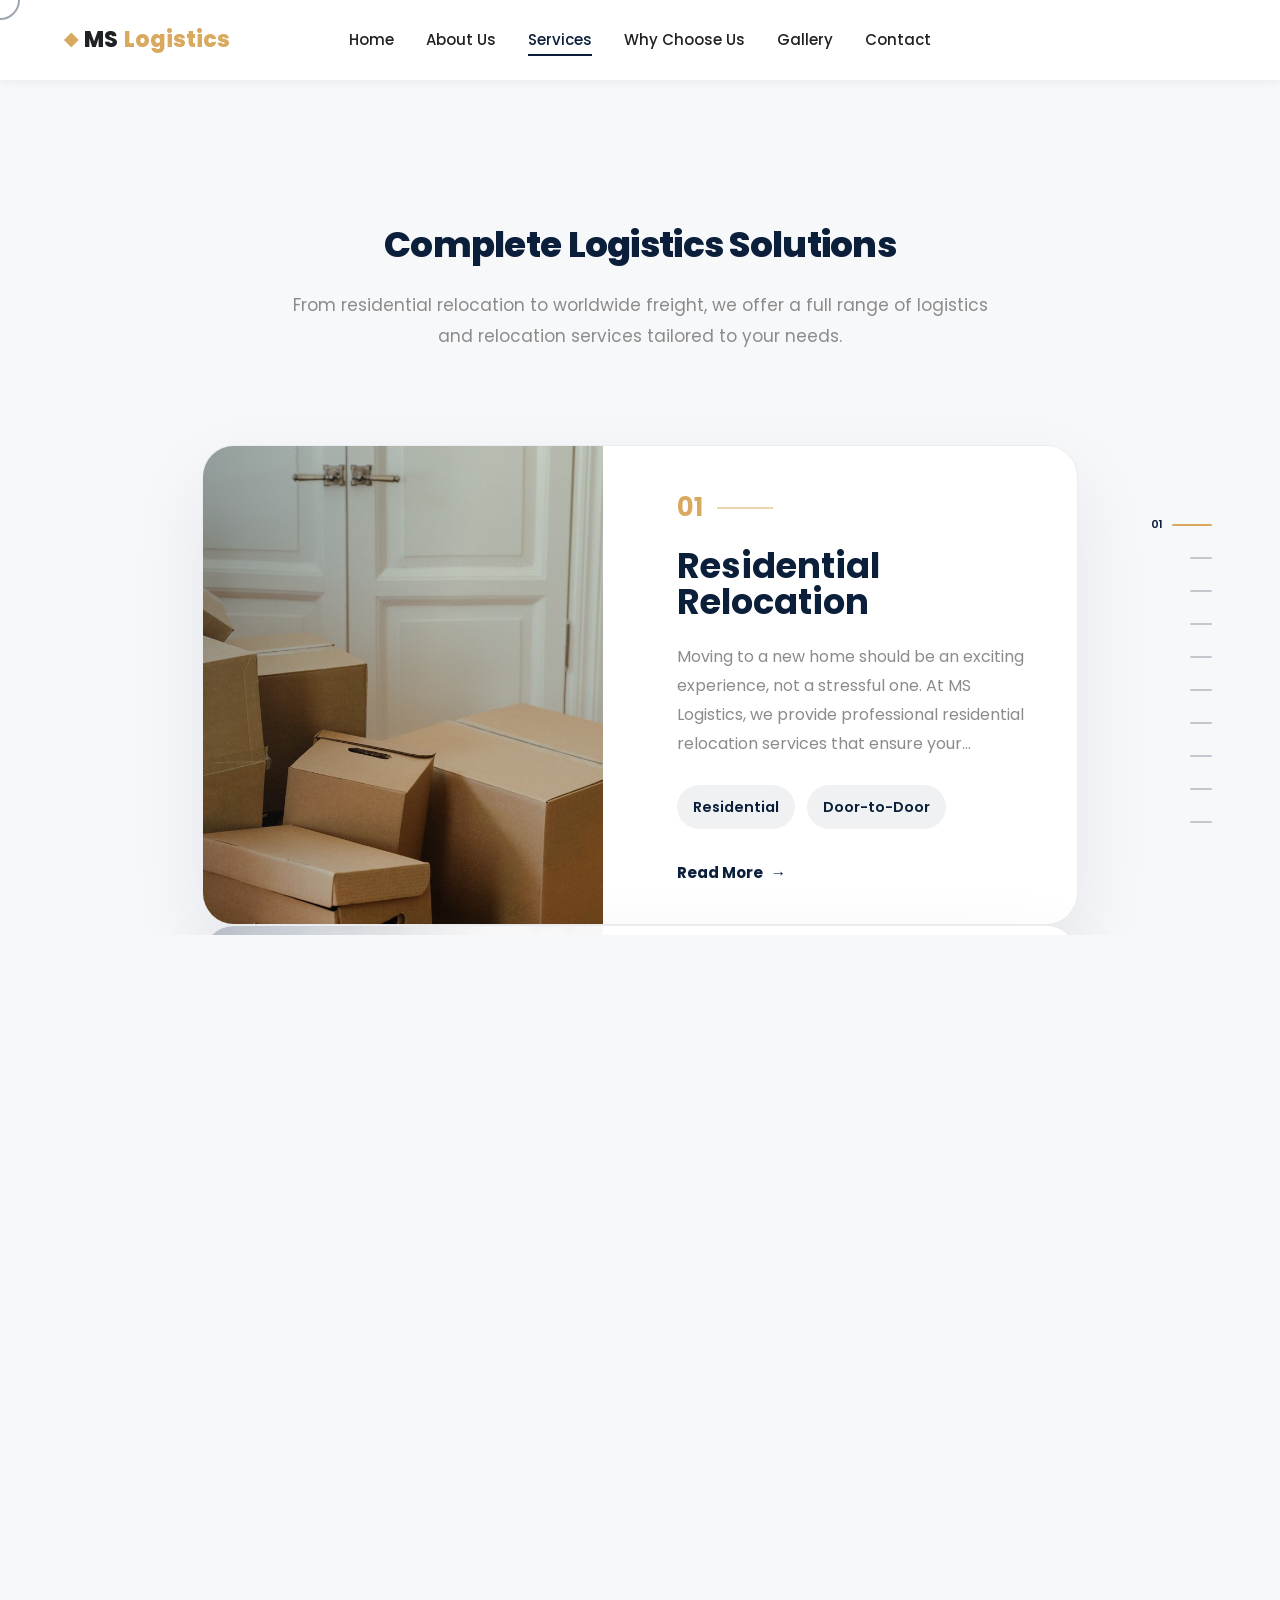
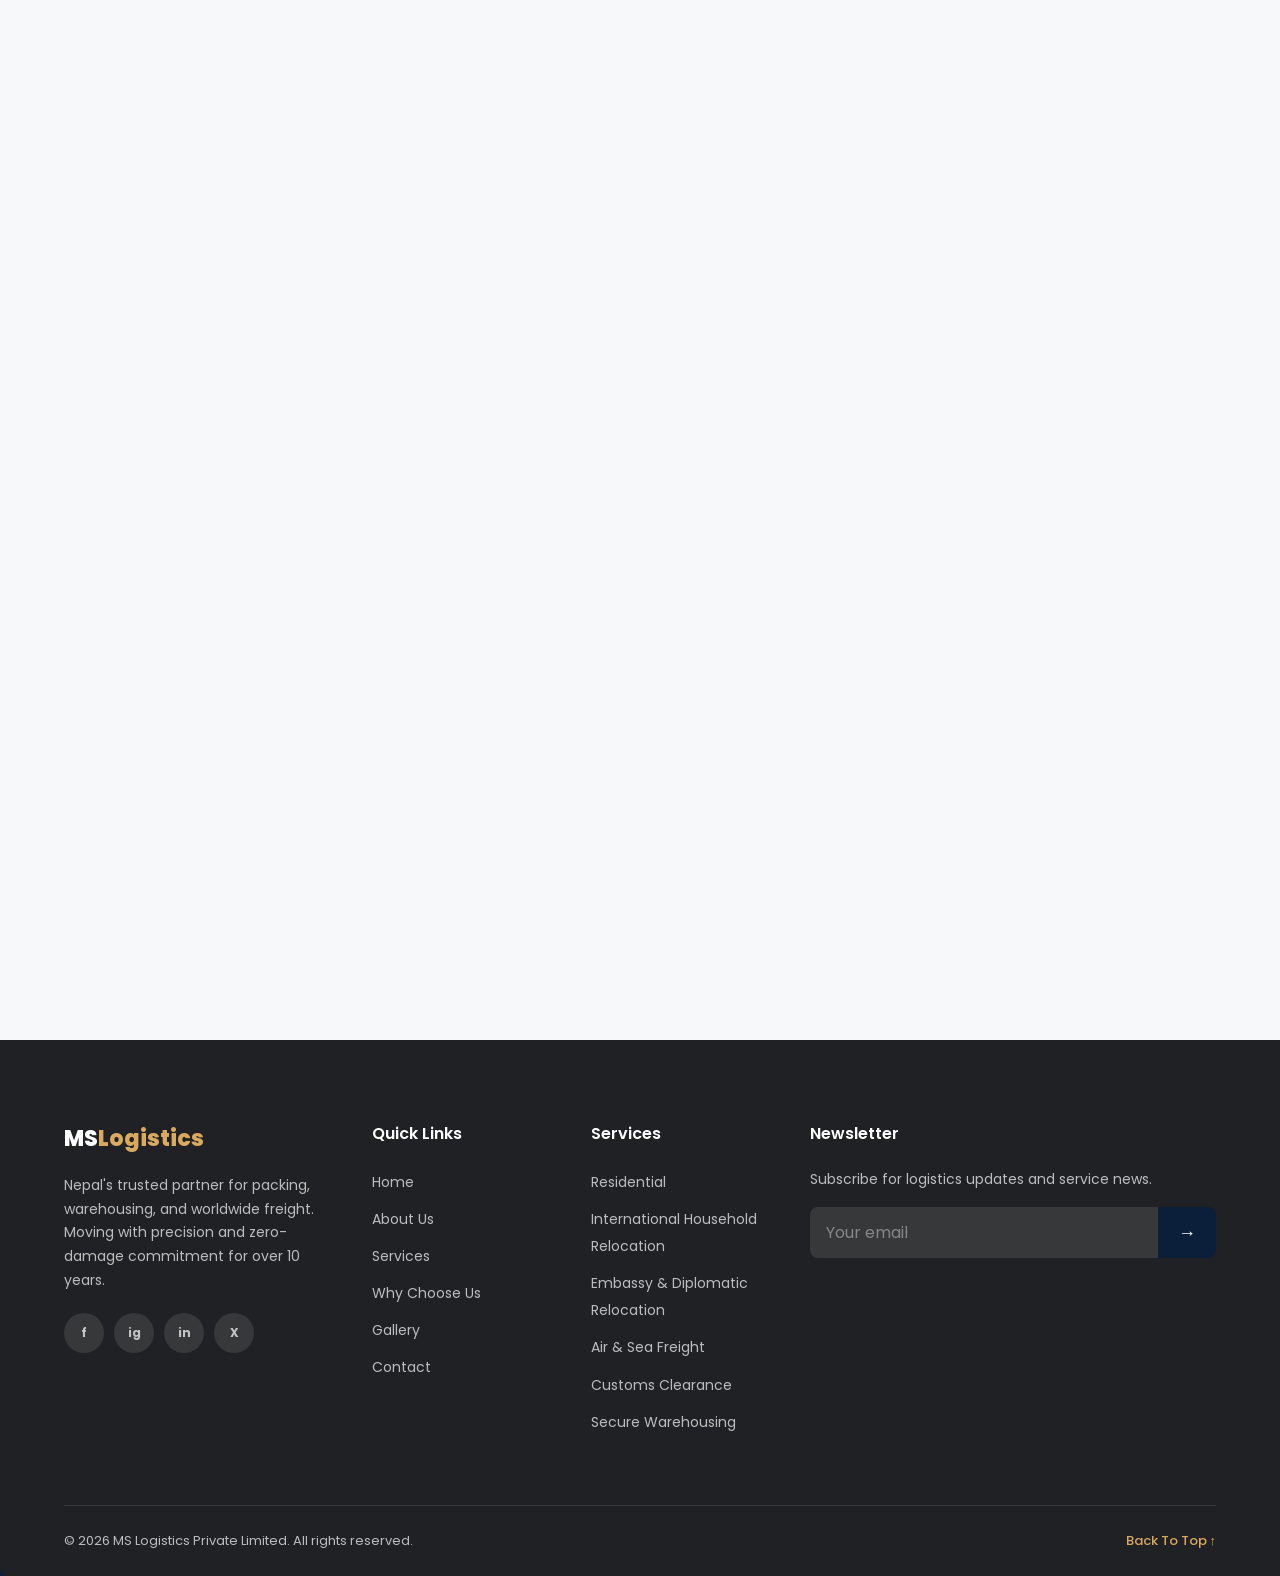
<file: services.html>
<!DOCTYPE html>
<html lang="en">
<head>
  <meta charset="UTF-8">
  <meta name="viewport" content="width=device-width, initial-scale=1.0">
  <meta name="description" content="MS Logistics Private Limited, Nepal's trusted partner for packing, warehousing, and worldwide freight. Household relocation, diplomatic moves, customs clearance, and commercial logistics.">
  <meta name="keywords" content="logistics Nepal, relocation Nepal, freight forwarding, warehousing, customs clearance, packing services, international household relocation, embassy relocation, corporate relocation, air freight, sea freight, MS Logistics, cargo Nepal, cross-border logistics">
  <meta name="author" content="MS Logistics Private Limited">
  <meta property="og:title" content="MS Logistics Private Limited | Packing, Warehousing & Worldwide Freight">
  <meta property="og:description" content="Nepal's trusted partner for packing, warehousing, and worldwide freight. From a single-household move to institutional cargo, handled with precision, care, and zero-damage commitment.">
  <meta property="og:type" content="website">
  <meta property="og:image" content="images/freight-containers.jpg">
  <meta name="theme-color" content="#0B1F3A">
  <title>Services | MS Logistics Private Limited</title>
  <link rel="icon" href="data:image/svg+xml,%3Csvg xmlns='http://www.w3.org/2000/svg' viewBox='0 0 100 100'%3E%3Crect width='100' height='100' rx='20' fill='%230B1F3A'/%3E%3Ctext x='50' y='68' font-family='Poppins,Arial' font-size='52' font-weight='800' fill='white' text-anchor='middle'%3EMS%3C/text%3E%3C/svg%3E">
  <link rel="preconnect" href="https://fonts.googleapis.com">
  <link rel="preconnect" href="https://fonts.gstatic.com" crossorigin>
  <link href="https://fonts.googleapis.com/css2?family=Poppins:wght@300;400;500;600;700;800&display=swap" rel="stylesheet">
  <link rel="stylesheet" href="css/style.css">
  <link rel="stylesheet" href="css/animations.css">
  <link rel="stylesheet" href="css/responsive.css">
  <style>
    /* ============================================
       Services - stack polish, motion, interaction
       built on the tokens in css/style.css
       NOTE: services-animation.js writes transform, opacity, z-index and
       visibility onto .stack-card every frame, so nothing here touches
       those four properties on the card itself. Children only.
       ============================================ */

    .services__stack { position: relative; }

    /* --- Progress rail --- */
    /* lives inside the sticky stage, so it is pinned to the card that is showing */
    .services__rail {
      position: absolute;
      right: 4px;
      top: 50%;
      transform: translateY(-50%);
      z-index: 300;
      display: flex;
      flex-direction: column;
      align-items: flex-end;
      gap: 10px;
      pointer-events: auto;
    }
    .services__rail-dot {
      display: flex;
      align-items: center;
      gap: 8px;
      background: none;
      border: 0;
      padding: 3px 0;
      cursor: pointer;
      font-family: inherit;
      color: var(--color-grey);
    }
    .services__rail-dot i {
      display: block;
      width: 22px;
      height: 2px;
      border-radius: 2px;
      background: rgba(11, 31, 58, 0.22);
      transition: width var(--transition), background var(--transition);
    }
    .services__rail-dot span {
      font-size: 0.6875rem;
      font-weight: 600;
      letter-spacing: 0.06em;
      opacity: 0;
      transform: translateX(6px);
      transition: opacity var(--transition), transform var(--transition);
    }
    .services__rail-dot:hover i { width: 32px; background: var(--color-accent); }
    .services__rail-dot:hover span { opacity: 0.8; transform: none; }
    .services__rail-dot:focus-visible { outline: 2px solid var(--color-accent); outline-offset: 3px; }
    .services__rail-dot.is-on i { width: 40px; background: var(--color-accent); }
    .services__rail-dot.is-on span { opacity: 1; transform: none; color: var(--color-primary); }

    /* --- Card imagery --- */
    .stack-card__image::after {
      content: '';
      position: absolute;
      inset: 0;
      background: linear-gradient(105deg, rgba(11, 31, 58, 0.25) 0%, rgba(11, 31, 58, 0) 55%);
      pointer-events: none;
    }
    .stack-card.is-active .stack-card__image img {
      animation: kenBurns 9s ease-out forwards;
    }
    @keyframes kenBurns {
      from { transform: scale(1.01); }
      to { transform: scale(1.09); }
    }

    /* --- Card interior arrives in sequence --- */
    .stack-card.is-active .stack-card__number { animation: svcRise 0.55s cubic-bezier(0.22, 0.8, 0.3, 1) 0.05s both; }
    .stack-card.is-active .stack-card__title  { animation: svcRise 0.55s cubic-bezier(0.22, 0.8, 0.3, 1) 0.13s both; }
    .stack-card.is-active .stack-card__desc   { animation: svcRise 0.55s cubic-bezier(0.22, 0.8, 0.3, 1) 0.21s both; }
    .stack-card.is-active .stack-card__tags   { animation: svcRise 0.55s cubic-bezier(0.22, 0.8, 0.3, 1) 0.29s both; }
    .stack-card.is-active .stack-card__link   { animation: svcRise 0.55s cubic-bezier(0.22, 0.8, 0.3, 1) 0.37s both; }
    @keyframes svcRise { from { opacity: 0; transform: translateY(18px); } to { opacity: 1; transform: none; } }

    /* the big number gets a hairline rule beside it */
    .stack-card__number { position: relative; display: flex; align-items: center; gap: 14px; }
    .stack-card__number::after {
      content: '';
      flex: 0 0 auto;
      width: 56px;
      height: 2px;
      background: var(--color-accent);
      opacity: 0.5;
    }

    /* --- Tags --- */
    .stack-card__tags span {
      transition: background var(--transition), color var(--transition), transform var(--transition);
      cursor: default;
    }
    .stack-card__tags span:hover {
      background: var(--color-accent);
      color: var(--color-primary);
      transform: translateY(-2px);
    }

    /* --- Read more --- */
    .stack-card__link {
      position: relative;
      cursor: pointer;
      font-family: inherit;
      overflow: hidden;
    }
    .stack-card__link span { display: inline-block; transition: transform var(--transition); }
    .stack-card__link:hover span { transform: translateX(5px); }
    .stack-card__link::after {
      content: '';
      position: absolute;
      left: 0;
      right: 0;
      bottom: 0;
      height: 2px;
      background: var(--color-accent);
      transform: scaleX(0);
      transform-origin: left;
      transition: transform var(--transition);
    }
    .stack-card__link:hover::after { transform: scaleX(1); }
    .stack-card__link:focus-visible { outline: 2px solid var(--color-accent); outline-offset: 3px; }

    /* --- The incoming card reads as a deck, not a flat swap --- */
    .stack-card.is-next { box-shadow: 0 -20px 60px rgba(11, 31, 58, 0.16); }
    .stack-card.is-next .stack-card__content > * { opacity: 0.55; }

    @media (max-width: 1023px) {
      .services__rail { display: none; }
    }
    @media (prefers-reduced-motion: reduce) {
      .stack-card.is-active .stack-card__image img,
      .stack-card.is-active .stack-card__number,
      .stack-card.is-active .stack-card__title,
      .stack-card.is-active .stack-card__desc,
      .stack-card.is-active .stack-card__tags,
      .stack-card.is-active .stack-card__link { animation: none; }
    }

    /* --- Stop the active card being clipped as it lifts --- */
    /* services-animation.js sets stage height = card height inline, and the stage
       clips overflow, so the 18px lift had nowhere to go. content-box makes that
       inline height apply to the content area, and the padding gives it headroom. */
    .services__stage {
      box-sizing: content-box;
      padding-top: 34px;
      padding-bottom: 10px;
      top: calc(var(--header-height) + 6px);
    }


    /* --- Page headline --- */
    .services .section__title {
      font-size: clamp(1.5rem, 2.8vw, 2.4rem);
      font-weight: 750;
      line-height: 1.4;
      letter-spacing: -0.02em;
      color: var(--color-primary);
      max-width: 1000px;
      margin: 120px auto 20px;
    }
    .services .section__desc {
      font-size: 1.0625rem;
      line-height: 1.8;
      max-width: 720px;
    }
    @media (max-width: 767px) {
      .services .section__title { margin-top: 56px; }
    }

    /* --- Header: centred nav, no Clients link, no CTA --- */
    /* style.css lays the header out with space-between. With the CTA gone the
       nav would be pushed to the right edge, so it is centred on the header. */
    .header__container { position: relative; }
    @media (min-width: 1024px) {
      .header__nav {
        position: absolute;
        left: 50%;
        transform: translateX(-50%);
      }
      .header__menu { flex-wrap: nowrap; white-space: nowrap; }
    }
  </style>
</head>
<body class="page-inner page-services">

  <!-- Loading Screen -->
  <div class="loader" id="loader" aria-hidden="true">
    <div class="loader__inner">
      <div class="loader__logo">MS<span>Logistics</span></div>
      <div class="loader__bar">
        <div class="loader__progress" id="loaderProgress"></div>
      </div>
      <p class="loader__text">Moving With Precision...</p>
    </div>
  </div>

  <!-- Scroll Progress Bar -->
  <div class="scroll-progress" id="scrollProgress" role="progressbar" aria-valuemin="0" aria-valuemax="100" aria-valuenow="0" aria-label="Page scroll progress"></div>

  <!-- Header -->
  <header class="header" id="header" role="banner">
    <div class="container header__container">
      <a href="index.html" class="header__logo" aria-label="MS Logistics Private Limited Home">
        <span class="header__logo-icon">&#9670;</span>
        MS<span>Logistics</span>
      </a>
      <nav class="header__nav" id="mainNav" role="navigation" aria-label="Main navigation">
        <ul class="header__menu">
          <li><a href="index.html" class="header__link">Home</a></li>
          <li><a href="about-us.html" class="header__link">About Us</a></li>
          <li><a href="services.html" class="header__link active">Services</a></li>
          <li><a href="why-choose-us.html" class="header__link">Why Choose Us</a></li>
          <li><a href="gallery.html" class="header__link">Gallery</a></li>
          <li><a href="contact.html" class="header__link">Contact</a></li>
        </ul>
      </nav>
      <button class="header__hamburger" id="hamburgerBtn" aria-label="Toggle menu" aria-expanded="false" aria-controls="mainNav">
        <span></span>
        <span></span>
        <span></span>
      </button>
    </div>
  </header>



  <main id="main">
    <!-- Services Section -->
    <section class="services section section--grey" id="services" aria-labelledby="services-heading">
      <div class="container">
        <div class="section__header reveal">
          <h2 class="section__title" id="services-heading">Complete Logistics Solutions</h2>
          <p class="section__desc">From residential relocation to worldwide freight, we offer a full range of logistics and relocation services tailored to your needs.</p>
        </div>
        <div class="services__stack" id="servicesGrid">
          <div class="services__stage">
            <nav class="services__rail" id="servicesRail" aria-label="Jump to a service"></nav>
            <div class="services__cards">
              <article class="stack-card" data-index="0" role="group" aria-labelledby="service-title-0">
                <div class="stack-card__image">
                  <img src="images/residential-relocation.jpg" alt="Packed cartons stacked and ready in a home" loading="lazy">
                </div>
                <div class="stack-card__content">
                <span class="stack-card__number">01</span>
                <h3 class="stack-card__title" id="service-title-0">Residential Relocation</h3>
                <p class="stack-card__desc">Moving to a new home should be an exciting experience, not a stressful one. At MS Logistics, we provide professional residential relocation services that ensure your household belongings are packed, transported, and delivered safely.</p>
                <div class="stack-card__tags">
                  <span>Residential</span>
                  <span>Door-to-Door</span>
                </div>
                <button type="button" class="stack-card__link">Read More <span>&rarr;</span></button>
              </div>
            </article>

            <article class="stack-card" data-index="1" role="group" aria-labelledby="service-title-1">
              <div class="stack-card__image">
                <img src="images/international-relocation.jpg" alt="Shipping containers stacked in a yard beside a reach stacker" loading="lazy">
              </div>
              <div class="stack-card__content">
                <span class="stack-card__number">02</span>
                <h3 class="stack-card__title" id="service-title-1">International Household Relocation</h3>
                <p class="stack-card__desc">Relocating overseas requires careful planning and expert coordination. MS Logistics provides complete international household relocation services, managing everything from export-quality packing and freight arrangements to customs documentation support.</p>
                <div class="stack-card__tags">
                  <span>International</span>
                  <span>Global Relocation</span>
                </div>
                <button type="button" class="stack-card__link">Read More <span>&rarr;</span></button>
              </div>
            </article>

            <article class="stack-card" data-index="2" role="group" aria-labelledby="service-title-2">
              <div class="stack-card__image">
                <img src="images/diplomatic-relocation.jpg" alt="Nepali and partner national flags flying outside a diplomatic mission" loading="lazy">
              </div>
              <div class="stack-card__content">
                <span class="stack-card__number">03</span>
                <h3 class="stack-card__title" id="service-title-2">Embassy &amp; Diplomatic Relocation</h3>
                <p class="stack-card__desc">MS Logistics specialises in relocation services for embassies, diplomatic missions, international organisations, and expatriate professionals. We understand the importance of confidentiality, precision, and timely execution.</p>
                <div class="stack-card__tags">
                  <span>Diplomatic</span>
                  <span>Confidential Handling</span>
                </div>
                <button type="button" class="stack-card__link">Read More <span>&rarr;</span></button>
              </div>
            </article>

            <article class="stack-card" data-index="3" role="group" aria-labelledby="service-title-3">
              <div class="stack-card__image">
                <img src="images/corporate-relocation.jpg" alt="Packer wrapping and taping items during an office relocation" loading="lazy">
              </div>
              <div class="stack-card__content">
                <span class="stack-card__number">04</span>
                <h3 class="stack-card__title" id="service-title-3">Corporate &amp; Office Relocation</h3>
                <p class="stack-card__desc">We help businesses relocate efficiently with minimal disruption to daily operations. From offices and corporate headquarters to institutional facilities, our team carefully plans and manages every aspect of the move.</p>
                <div class="stack-card__tags">
                  <span>Corporate</span>
                  <span>Office Relocation</span>
                </div>
                <button type="button" class="stack-card__link">Read More <span>&rarr;</span></button>
              </div>
            </article>

            <article class="stack-card" data-index="4" role="group" aria-labelledby="service-title-4">
              <div class="stack-card__image">
                <img src="images/air-freight-services.jpg" alt="Wide-body cargo aircraft climbing after departure" loading="lazy">
              </div>
              <div class="stack-card__content">
                <span class="stack-card__number">05</span>
                <h3 class="stack-card__title" id="service-title-4">Air Freight Services</h3>
                <p class="stack-card__desc">Our air freight services are ideal for clients who require fast, secure, and reliable international transportation of household goods. Every shipment is professionally packed, documented, and coordinated.</p>
                <div class="stack-card__tags">
                  <span>Freight</span>
                  <span>Air Cargo</span>
                </div>
                <button type="button" class="stack-card__link">Read More <span>&rarr;</span></button>
              </div>
            </article>

            <article class="stack-card" data-index="5" role="group" aria-labelledby="service-title-5">
              <div class="stack-card__image">
                <img src="images/sea-freight.jpg" alt="Container yard and quay cranes at a deep-water port terminal" loading="lazy">
              </div>
              <div class="stack-card__content">
                <span class="stack-card__number">06</span>
                <h3 class="stack-card__title" id="service-title-5">Sea Freight Services</h3>
                <p class="stack-card__desc">Sea freight is a cost-effective solution for medium and large international household shipments. We provide complete sea freight management, including export packing, container booking, and documentation support.</p>
                <div class="stack-card__tags">
                  <span>Freight</span>
                  <span>Sea Cargo</span>
                </div>
                <button type="button" class="stack-card__link">Read More <span>&rarr;</span></button>
              </div>
            </article>

            <article class="stack-card" data-index="6" role="group" aria-labelledby="service-title-6">
              <div class="stack-card__image">
                <img src="images/customs-clearance.jpg" alt="Shipping paperwork being signed on a clipboard at handover" loading="lazy">
              </div>
              <div class="stack-card__content">
                <span class="stack-card__number">07</span>
                <h3 class="stack-card__title" id="service-title-6">Customs Documentation &amp; Clearance Support</h3>
                <p class="stack-card__desc">International relocations involve complex documentation and customs procedures. Our experienced team assists with preparing the required paperwork, coordinating export formalities, and supporting customs clearance.</p>
                <div class="stack-card__tags">
                  <span>Customs</span>
                  <span>Clearance Support</span>
                </div>
                <button type="button" class="stack-card__link">Read More <span>&rarr;</span></button>
              </div>
            </article>

            <article class="stack-card" data-index="7" role="group" aria-labelledby="service-title-7">
              <div class="stack-card__image">
                <img src="images/warehousing.jpg" alt="Palletised goods on racking inside a storage warehouse" loading="lazy">
              </div>
              <div class="stack-card__content">
                <span class="stack-card__number">08</span>
                <h3 class="stack-card__title" id="service-title-7">Secure Warehousing &amp; Storage</h3>
                <p class="stack-card__desc">MS Logistics offers secure short-term and long-term warehousing solutions for household goods, office equipment, and export shipments. Our warehouse is designed to keep your belongings safe, organised, and protected.</p>
                <div class="stack-card__tags">
                  <span>Warehousing</span>
                  <span>Secure Storage</span>
                </div>
                <button type="button" class="stack-card__link">Read More <span>&rarr;</span></button>
              </div>
            </article>

            <article class="stack-card" data-index="8" role="group" aria-labelledby="service-title-8">
              <div class="stack-card__image">
                <img src="images/export-packing.jpg" alt="Crew wrapping glassware and crockery for export packing" loading="lazy">
              </div>
              <div class="stack-card__content">
                <span class="stack-card__number">09</span>
                <h3 class="stack-card__title" id="service-title-8">Professional Export Packing</h3>
                <p class="stack-card__desc">Proper packing is the foundation of every successful relocation. Our trained packing specialists use premium export-quality materials such as 7-Ply &amp; 9-Ply export cartons, bubble wrap, foam, and customised wooden crates.</p>
                <div class="stack-card__tags">
                  <span>Packing</span>
                  <span>Export Quality</span>
                </div>
                <button type="button" class="stack-card__link">Read More <span>&rarr;</span></button>
              </div>
            </article>

            <article class="stack-card" data-index="9" role="group" aria-labelledby="service-title-9">
              <div class="stack-card__image">
                <img src="images/door-to-door.jpg" alt="Consignment loaded and stacked inside a shipping container" loading="lazy">
              </div>
              <div class="stack-card__content">
                <span class="stack-card__number">10</span>
                <h3 class="stack-card__title" id="service-title-9">Door-to-Door Relocation Management</h3>
                <p class="stack-card__desc">Our door-to-door relocation service provides complete management of your move from the initial survey to final delivery. We coordinate packing, transportation, freight, customs support, warehousing, and delivery.</p>
                <div class="stack-card__tags">
                  <span>Relocation</span>
                  <span>End-to-End Management</span>
                </div>
                <button type="button" class="stack-card__link">Read More <span>&rarr;</span></button>
              </div>
            </article>
            </div>
          </div>
          <div class="services__scroll-track"></div>
        </div>
      </div>
    </section>


  </main>

  <!-- Service Detail Modal -->
  <div class="modal" id="serviceModal" role="dialog" aria-modal="true" aria-label="Service details" hidden>
    <div class="modal__backdrop" id="serviceModalBackdrop"></div>
    <div class="modal__content modal__content--service">
      <button class="modal__close" id="serviceModalClose" aria-label="Close service details">&times;</button>
      <div class="modal__service" id="serviceModalBody"></div>
    </div>
  </div>

  <!-- Footer -->
  <footer class="footer" role="contentinfo">
    <div class="container">
      <div class="footer__grid">
        <div class="footer__col">
          <a href="index.html" class="footer__logo">MS<span>Logistics</span></a>
          <p class="footer__desc">Nepal's trusted partner for packing, warehousing, and worldwide freight. Moving with precision and zero-damage commitment for over 10 years.</p>
          <div class="footer__social">
            <a href="#" aria-label="Facebook">f</a>
            <a href="#" aria-label="Instagram">ig</a>
            <a href="#" aria-label="LinkedIn">in</a>
            <a href="#" aria-label="Twitter">X</a>
          </div>
        </div>
        <div class="footer__col">
          <h4 class="footer__title">Quick Links</h4>
          <ul class="footer__links">
            <li><a href="index.html">Home</a></li>
            <li><a href="about-us.html">About Us</a></li>
            <li><a href="services.html">Services</a></li>
            <li><a href="why-choose-us.html">Why Choose Us</a></li>
            <li><a href="gallery.html">Gallery</a></li>
            <li><a href="contact.html">Contact</a></li>
          </ul>
        </div>
        <div class="footer__col">
          <h4 class="footer__title">Services</h4>
          <ul class="footer__links">
            <li><a href="services.html">Residential</a></li>
            <li><a href="services.html">International Household Relocation</a></li>
            <li><a href="services.html">Embassy &amp; Diplomatic Relocation</a></li>
            <li><a href="services.html">Air &amp; Sea Freight</a></li>
            <li><a href="services.html">Customs Clearance</a></li>
            <li><a href="services.html">Secure Warehousing</a></li>
          </ul>
        </div>
        <div class="footer__col">
          <h4 class="footer__title">Newsletter</h4>
          <p class="footer__newsletter-text">Subscribe for logistics updates and service news.</p>
          <form class="footer__newsletter" id="newsletterForm">
            <input type="email" placeholder="Your email" aria-label="Email for newsletter" required>
            <button type="submit" aria-label="Subscribe">&#8594;</button>
          </form>
        </div>
      </div>
      <div class="footer__bottom">
        <p>&copy; 2026 MS Logistics Private Limited. All rights reserved.</p>
        <button class="footer__top" id="backToTop" aria-label="Back to top">Back To Top &#8593;</button>
      </div>
    </div>
  </footer>

  <!-- Project Detail Modal -->
  <div class="modal" id="projectModal" role="dialog" aria-modal="true" aria-label="Gallery details" hidden>
    <div class="modal__backdrop" id="projectModalBackdrop"></div>
    <div class="modal__content modal__content--project">
      <button class="modal__close" id="projectModalClose" aria-label="Close details">&times;</button>
      <div class="modal__project" id="projectModalBody"></div>
    </div>
  </div>

  <!-- Custom Cursor -->
  <div class="cursor-dot" id="cursorDot" aria-hidden="true"></div>
  <div class="cursor-ring" id="cursorRing" aria-hidden="true"></div>

  <script src="js/main.js" defer></script>
  <script src="js/services-animation.js" defer></script>
  <script src="js/animation.js" defer></script>
  <script src="js/counter.js" defer></script>
  <script src="js/slider.js" defer></script>
  <script src="js/faq.js" defer></script>

  <script>
  (function () {
    function init() {
      var stack = document.getElementById('servicesGrid');
      var rail = document.getElementById('servicesRail');
      if (!stack || !rail) return;
      var cards = [].slice.call(stack.querySelectorAll('.stack-card'));
      var track = stack.querySelector('.services__scroll-track');
      if (!cards.length) return;

      // build one marker per service
      cards.forEach(function (card, i) {
        var title = card.querySelector('.stack-card__title');
        var b = document.createElement('button');
        b.type = 'button';
        b.className = 'services__rail-dot';
        b.innerHTML = '<span>' + (i + 1 < 10 ? '0' : '') + (i + 1) + '</span><i></i>';
        b.setAttribute('aria-label', 'Go to ' + (title ? title.textContent : 'service ' + (i + 1)));
        b.addEventListener('click', function () { jump(i); });
        rail.appendChild(b);
      });
      var dots = [].slice.call(rail.children);

      // mirrors the maths in services-animation.js so a click lands on that card
      function jump(i) {
        if (!track) return;
        var trackTop = track.getBoundingClientRect().top + window.scrollY;
        var anchor = window.innerHeight * 0.42;
        // must match SCROLL_PER_CARD's tail in services-animation.js
        var range = track.offsetHeight - window.innerHeight * 0.25 - 420;
        if (range <= 0) return;
        var progress = cards.length > 1 ? i / (cards.length - 1) : 0;
        window.scrollTo({ top: Math.round(trackTop - anchor + progress * range), behavior: 'smooth' });
      }

      // follow whichever card the scroll animation has marked active
      function sync() {
        var active = cards.findIndex(function (c) { return c.classList.contains('is-active'); });
        dots.forEach(function (d, i) { d.classList.toggle('is-on', i === active); });
      }
      sync();
      if (window.MutationObserver) {
        var mo = new MutationObserver(sync);
        cards.forEach(function (c) { mo.observe(c, { attributes: true, attributeFilter: ['class'] }); });
      } else {
        window.addEventListener('scroll', sync, { passive: true });
      }

    }
    if (document.readyState === 'loading') document.addEventListener('DOMContentLoaded', init);
    else init();
  })();
  </script>
</body>
</html>
</file>
<file: css/style.css>
/* ============================================
   MS Logistics — Main Stylesheet
   Premium Logistics & Freight Website
   ============================================ */

/* --- CSS Variables --- */
:root {
  --color-primary: #0B1F3A;
  --color-primary-dark: #061428;
  --color-primary-light: #1E3A5F;
  --color-secondary: #F7F8FA;
  --color-dark: #202124;
  --color-accent: #D8A95E;
  --color-accent-light: #e8c48a;
  --color-white: #FFFFFF;
  --color-grey: #8B8B8B;
  --color-grey-light: #E8E8E8;
  --color-grey-dark: #5a5a5a;

  --font-family: 'Poppins', sans-serif;
  --font-size-base: 16px;
  --line-height: 1.7;

  --radius-sm: 8px;
  --radius-md: 12px;
  --radius-lg: 20px;
  --radius-xl: 32px;
  --radius-full: 9999px;

  --shadow-sm: 0 2px 8px rgba(32, 33, 36, 0.06);
  --shadow-md: 0 8px 30px rgba(32, 33, 36, 0.08);
  --shadow-lg: 0 20px 60px rgba(32, 33, 36, 0.12);
  --shadow-xl: 0 30px 80px rgba(32, 33, 36, 0.15);

  --transition: 0.3s cubic-bezier(0.4, 0, 0.2, 1);
  --transition-slow: 0.6s cubic-bezier(0.4, 0, 0.2, 1);

  --header-height: 80px;
  --container-max: 1200px;
  --section-padding: 100px;
}

/* --- Reset & Base --- */
*,
*::before,
*::after {
  margin: 0;
  padding: 0;
  box-sizing: border-box;
}

html {
  scroll-behavior: smooth;
  font-size: var(--font-size-base);
}

body {
  font-family: var(--font-family);
  color: var(--color-dark);
  line-height: var(--line-height);
  background: var(--color-white);
  overflow-x: hidden;
}

@media (hover: hover) and (pointer: fine) {
  body:not(.loaded) {
    cursor: none;
  }
}

img {
  max-width: 100%;
  height: auto;
  display: block;
}

a {
  text-decoration: none;
  color: inherit;
  transition: color var(--transition);
}

ul {
  list-style: none;
}

button {
  font-family: inherit;
  cursor: pointer;
  border: none;
  background: none;
}

input,
select,
textarea {
  font-family: inherit;
  font-size: inherit;
}

:focus-visible {
  outline: 2px solid var(--color-primary);
  outline-offset: 3px;
}

.container {
  width: 100%;
  max-width: var(--container-max);
  margin: 0 auto;
  padding: 0 24px;
}

/* --- Utility Classes --- */
.glass {
  background: rgba(255, 255, 255, 0.75);
  backdrop-filter: blur(20px);
  -webkit-backdrop-filter: blur(20px);
  border: 1px solid rgba(255, 255, 255, 0.3);
}

.section {
  padding: var(--section-padding) 0;
}

.section--grey {
  background: var(--color-secondary);
}

.section__tag {
  display: inline-block;
  font-size: clamp(1.625rem, 3.5vw, 2.375rem);
  font-weight: 800;
  text-transform: none;
  letter-spacing: 0.5px;
  color: var(--color-white);
  background: linear-gradient(135deg, var(--color-primary) 0%, var(--color-primary-light) 100%);
  padding: 14px 32px;
  border-radius: var(--radius-md);
  margin-bottom: 20px;
  box-shadow: 0 10px 30px rgba(11, 31, 58, 0.28);
  position: relative;
  overflow: hidden;
  line-height: 1.25;
}

.section__tag::after {
  content: '';
  position: absolute;
  inset: 0;
  background: linear-gradient(120deg, transparent 30%, rgba(255, 255, 255, 0.18) 50%, transparent 70%);
  transform: translateX(-120%);
  animation: sectionTagShine 4s ease-in-out infinite;
}

.section__tag--main {
  display: inline-block;
}

.section__title {
  font-size: clamp(1.375rem, 2.5vw, 1.75rem);
  font-weight: 600;
  line-height: 1.35;
  color: var(--color-primary);
  margin-bottom: 16px;
}

.section__desc {
  font-size: 1.0625rem;
  color: var(--color-grey);
  max-width: 600px;
}

.section__header {
  text-align: center;
  margin-bottom: 60px;
}

.section__header .section__desc {
  margin: 0 auto;
}

/* --- Buttons --- */
.btn {
  display: inline-flex;
  align-items: center;
  justify-content: center;
  gap: 8px;
  padding: 14px 32px;
  font-size: 0.9375rem;
  font-weight: 600;
  border-radius: var(--radius-full);
  transition: all var(--transition);
  position: relative;
  overflow: hidden;
  white-space: nowrap;
}

.btn--primary {
  background: var(--color-primary);
  color: var(--color-white);
  box-shadow: 0 4px 15px rgba(11, 31, 58, 0.3);
}

.btn--primary:hover {
  background: var(--color-primary-dark);
  transform: translateY(-2px);
  box-shadow: 0 8px 25px rgba(11, 31, 58, 0.4);
}

.btn--outline {
  background: rgba(255, 255, 255, 0.96);
  color: var(--color-primary);
  border: 2px solid var(--color-primary);
  box-shadow: 0 6px 18px rgba(11, 31, 58, 0.12);
}

.btn--outline:hover {
  background: linear-gradient(135deg, var(--color-primary) 0%, var(--color-primary-light) 100%);
  color: var(--color-white);
  transform: translateY(-2px);
  box-shadow: 0 10px 24px rgba(11, 31, 58, 0.28);
}

.btn--white {
  background: var(--color-white);
  color: var(--color-primary);
  box-shadow: var(--shadow-md);
}

.btn--white:hover {
  transform: translateY(-2px);
  box-shadow: var(--shadow-lg);
}

.btn--lg {
  padding: 18px 40px;
  font-size: 1rem;
}

.btn--full {
  width: 100%;
}

.btn--ripple .ripple {
  position: absolute;
  border-radius: 50%;
  background: rgba(255, 255, 255, 0.4);
  transform: scale(0);
  animation: rippleEffect 0.6s linear;
  pointer-events: none;
}

/* --- Loading Screen --- */
.loader {
  position: fixed;
  inset: 0;
  z-index: 10000;
  background: var(--color-dark);
  display: flex;
  align-items: center;
  justify-content: center;
  transition: opacity 0.6s ease, visibility 0.6s ease;
}

.loader.hidden {
  opacity: 0;
  visibility: hidden;
  pointer-events: none;
}

.loader__inner {
  text-align: center;
}

.loader__logo {
  font-size: 2rem;
  font-weight: 800;
  color: var(--color-white);
  margin-bottom: 30px;
}

.loader__logo span {
  color: var(--color-accent);
}

.loader__bar {
  width: 200px;
  height: 3px;
  background: rgba(255, 255, 255, 0.1);
  border-radius: var(--radius-full);
  overflow: hidden;
  margin: 0 auto 16px;
}

.loader__progress {
  height: 100%;
  width: 0%;
  background: linear-gradient(90deg, var(--color-primary), var(--color-accent));
  border-radius: var(--radius-full);
  transition: width 0.3s ease;
}

.loader__text {
  color: var(--color-grey);
  font-size: 0.875rem;
  letter-spacing: 1px;
}

/* --- Scroll Progress --- */
.scroll-progress {
  position: fixed;
  top: 0;
  left: 0;
  height: 3px;
  width: 0%;
  background: linear-gradient(90deg, var(--color-primary), var(--color-accent));
  z-index: 9999;
  transition: width 0.1s linear;
}

/* --- Header --- */
.header {
  position: fixed;
  top: 0;
  left: 0;
  width: 100%;
  z-index: 1000;
  height: var(--header-height);
  transition: all var(--transition);
}

.header--transparent {
  background: transparent;
}

.header--scrolled {
  background: rgba(255, 255, 255, 0.95);
  backdrop-filter: blur(20px);
  -webkit-backdrop-filter: blur(20px);
  box-shadow: var(--shadow-sm);
}

.header__container {
  display: flex;
  align-items: center;
  justify-content: space-between;
  height: 100%;
}

.header__logo {
  font-size: 1.375rem;
  font-weight: 800;
  color: var(--color-dark);
  display: flex;
  align-items: center;
  gap: 6px;
}

.header--transparent .header__logo,
.header--transparent .header__link {
  color: var(--color-white);
}

.header--scrolled .header__logo,
.header--scrolled .header__link {
  color: var(--color-dark);
}

.header__logo span {
  color: var(--color-accent);
}

.header__logo-icon {
  color: var(--color-primary);
  font-size: 1.1rem;
}

.header__nav {
  display: flex;
}

.header__menu {
  display: flex;
  align-items: center;
  gap: 32px;
}

.header__link {
  font-size: 0.9375rem;
  font-weight: 500;
  position: relative;
  padding: 4px 0;
}

.header__link::after {
  content: '';
  position: absolute;
  bottom: -2px;
  left: 0;
  width: 0;
  height: 2px;
  background: var(--color-primary);
  transition: width var(--transition);
}

.header__link:hover::after,
.header__link.active::after {
  width: 100%;
}

.header__link.active {
  color: var(--color-primary);
}

.header--transparent .header__link.active {
  color: var(--color-accent);
}

.header__cta {
  padding: 10px 24px;
  font-size: 0.875rem;
}

.header__hamburger {
  display: none;
  flex-direction: column;
  gap: 5px;
  width: 28px;
  padding: 4px 0;
  z-index: 1001;
}

.header__hamburger span {
  display: block;
  width: 100%;
  height: 2px;
  background: var(--color-dark);
  transition: all var(--transition);
  border-radius: 2px;
}

.header--transparent .header__hamburger span {
  background: var(--color-white);
}

.header__hamburger.active span:nth-child(1) {
  transform: rotate(45deg) translate(5px, 5px);
}

.header__hamburger.active span:nth-child(2) {
  opacity: 0;
}

.header__hamburger.active span:nth-child(3) {
  transform: rotate(-45deg) translate(5px, -5px);
}

/* --- Hero --- */
.hero {
  min-height: 100vh;
  display: flex;
  align-items: center;
  position: relative;
  background: linear-gradient(135deg, var(--color-primary-dark) 0%, var(--color-primary) 45%, var(--color-primary-light) 100%);
  padding-top: var(--header-height);
  overflow: hidden;
}

.hero__bg-shapes {
  position: absolute;
  inset: 0;
  overflow: hidden;
  pointer-events: none;
  z-index: 0;
}

.hero__logistics-background {
  position: absolute;
  inset: 0;
  z-index: 0;
  overflow: hidden;
  color: var(--color-accent-light);
  opacity: 0.14;
  pointer-events: none;
}

.hero__logistics-svg {
  display: block;
  width: 100%;
  height: 100%;
}

.hero__route {
  stroke-width: 1.1;
  opacity: 0.62;
}

.hero__route-highlight {
  stroke-width: 1.6;
  stroke-dasharray: 3 34;
  opacity: 0.7;
}

.hero__route-nodes {
  opacity: 0.78;
}

.hero__route-shipment {
  opacity: 0.92;
}

.hero__shape {
  position: absolute;
  border-radius: 50%;
  opacity: 0.08;
}

.hero__shape--1 {
  width: 600px;
  height: 600px;
  background: var(--color-accent);
  top: -200px;
  right: -100px;
}

.hero__shape--2 {
  width: 400px;
  height: 400px;
  background: var(--color-primary-light);
  bottom: -100px;
  left: -100px;
}

.hero__shape--3 {
  width: 200px;
  height: 200px;
  background: var(--color-white);
  top: 50%;
  left: 40%;
}

.hero__container {
  display: grid;
  grid-template-columns: 1fr 1fr;
  gap: 60px;
  align-items: center;
  position: relative;
  z-index: 1;
  padding-top: 40px;
  padding-bottom: 80px;
}

.hero__badge {
  display: inline-block;
  padding: 8px 20px;
  background: rgba(216, 169, 94, 0.15);
  color: var(--color-accent);
  font-size: 0.8125rem;
  font-weight: 600;
  border-radius: var(--radius-full);
  margin-bottom: 24px;
  border: 1px solid rgba(216, 169, 94, 0.3);
}

.hero__title {
  font-size: clamp(2.5rem, 5vw, 3.75rem);
  font-weight: 800;
  line-height: 1.1;
  color: var(--color-white);
  margin-bottom: 16px;
}

.hero__title-accent {
  display: block;
  font-size: clamp(1.5rem, 2.8vw, 2.4rem);
  line-height: 1.4;
  font-weight: 750;
  background: linear-gradient(135deg, var(--color-accent), var(--color-accent-light));
  -webkit-background-clip: text;
  -webkit-text-fill-color: transparent;
  background-clip: text;
}

.hero__typing {
  border-right: 3px solid var(--color-accent);
  padding-right: 4px;
}

.hero__typing.typing-done {
  border-right: none;
}

.hero__subtitle {
  font-size: 1.125rem;
  color: var(--color-accent);
  font-weight: 500;
  margin-bottom: 16px;
}

.hero__desc {
  font-size: 1.0625rem;
  color: rgba(255, 255, 255, 0.75);
  max-width: 480px;
  margin-bottom: 32px;
}

.hero__buttons {
  display: flex;
  gap: 16px;
  flex-wrap: wrap;
  margin-bottom: 40px;
}

.hero__trust {
  display: flex;
  gap: 24px;
  flex-wrap: wrap;
}

.hero__trust-item {
  display: flex;
  align-items: center;
  gap: 8px;
  color: rgba(255, 255, 255, 0.7);
  font-size: 0.875rem;
}

.hero__trust-item svg {
  color: var(--color-accent);
}

.hero__visual {
  position: relative;
}

.hero__image-wrapper {
  border-radius: var(--radius-xl);
  overflow: hidden;
  box-shadow: var(--shadow-xl);
  transform: perspective(1000px) rotateY(-3deg);
}

.hero__image {
  width: 100%;
  height: 520px;
  object-fit: cover;
}

.hero__float-card {
  position: absolute;
  padding: 16px 20px;
  border-radius: var(--radius-md);
  box-shadow: var(--shadow-lg);
  text-align: center;
  animation: floatCard 4s ease-in-out infinite;
}

.hero__float-card strong {
  display: block;
  font-size: 1.25rem;
  color: var(--color-dark);
}

.hero__float-card span {
  font-size: 0.75rem;
  color: var(--color-grey);
}

.hero__float-stars {
  color: var(--color-accent);
  font-size: 0.875rem;
  margin-bottom: 4px;
}

.hero__float-card--1 {
  top: 10%;
  left: -30px;
  animation-delay: 0s;
}

.hero__float-card--2 {
  bottom: 20%;
  left: -40px;
  animation-delay: 1s;
}

.hero__float-card--3 {
  top: 15%;
  right: -20px;
  animation-delay: 2s;
}

/* --- Clients Logo Strip --- */
.clients {
  padding: 40px 0;
  background: var(--color-white);
  border-bottom: 1px solid var(--color-grey-light);
  overflow: hidden;
}

.clients__track-wrapper {
  overflow: hidden;
  mask-image: linear-gradient(90deg, transparent, black 10%, black 90%, transparent);
  -webkit-mask-image: linear-gradient(90deg, transparent, black 10%, black 90%, transparent);
}

.clients__track {
  display: flex;
  gap: 80px;
  animation: logoScroll 30s linear infinite;
  width: max-content;
}

.clients__logo {
  font-size: 1.25rem;
  font-weight: 700;
  color: var(--color-grey-light);
  white-space: nowrap;
  flex-shrink: 0;
}

.clients__logo span {
  color: var(--color-grey);
}

/* --- Statistics --- */
.stats {
  padding: 60px 0;
  background: var(--color-primary);
}

.stats__container {
  display: grid;
  grid-template-columns: repeat(5, 1fr);
  gap: 30px;
  text-align: center;
}

.stats__number {
  display: block;
  font-size: clamp(2rem, 4vw, 3rem);
  font-weight: 800;
  color: var(--color-white);
  line-height: 1;
  margin-bottom: 8px;
}

.stats__label {
  font-size: 0.875rem;
  color: rgba(255, 255, 255, 0.75);
  font-weight: 500;
}

/* --- About --- */
.about__grid {
  display: grid;
  grid-template-columns: 1fr 1fr;
  gap: 60px;
  align-items: center;
}

.about__collage {
  position: relative;
}

.about__img--main {
  width: 100%;
  height: 450px;
  object-fit: cover;
  border-radius: var(--radius-lg);
  box-shadow: var(--shadow-lg);
}

.about__img--secondary {
  position: absolute;
  bottom: -30px;
  right: -30px;
  width: 200px;
  height: 200px;
  object-fit: cover;
  border-radius: var(--radius-md);
  border: 4px solid var(--color-white);
  box-shadow: var(--shadow-md);
}

.about__badge {
  position: absolute;
  top: 30px;
  left: -20px;
  background: var(--color-primary);
  color: var(--color-white);
  padding: 20px 24px;
  border-radius: var(--radius-md);
  text-align: center;
  box-shadow: var(--shadow-lg);
}

.about__badge-number {
  display: block;
  font-size: 2rem;
  font-weight: 800;
  line-height: 1;
}

.about__badge-text {
  font-size: 0.75rem;
  font-weight: 500;
}

.about__text {
  color: var(--color-grey);
  margin-bottom: 24px;
}

.about__mission {
  display: grid;
  grid-template-columns: 1fr 1fr;
  gap: 20px;
  margin-bottom: 24px;
}

.about__mission-item h3 {
  font-size: 1rem;
  font-weight: 600;
  margin-bottom: 8px;
  color: var(--color-primary);
}

.about__mission-item p {
  font-size: 0.875rem;
  color: var(--color-grey);
}

.about__promise {
  padding: 16px 20px;
  background: var(--color-secondary);
  border-radius: var(--radius-md);
  border-left: 4px solid var(--color-accent);
  font-size: 0.9375rem;
  margin-bottom: 30px;
}

.about__features {
  display: grid;
  grid-template-columns: repeat(2, 1fr);
  gap: 16px;
}

.about__feature-card {
  padding: 20px;
  background: var(--color-white);
  border-radius: var(--radius-md);
  box-shadow: var(--shadow-sm);
  transition: all var(--transition);
}

.about__feature-card:hover {
  transform: translateY(-4px);
  box-shadow: var(--shadow-md);
}

.about__feature-icon {
  font-size: 1.5rem;
  margin-bottom: 8px;
}

.about__feature-card h4 {
  font-size: 0.9375rem;
  font-weight: 600;
  margin-bottom: 4px;
}

.about__feature-card p {
  font-size: 0.8125rem;
  color: var(--color-grey);
}

/* --- Services --- */
.services__stack {
  position: relative;
  overflow: visible;
}

.services__stage {
  position: sticky;
  top: calc(var(--header-height) + 32px);
  width: 100%;
  display: flex;
  justify-content: center;
  align-items: center;
  height: 480px;
  overflow: hidden;
}

.services__cards {
  position: relative;
  width: min(76%, 1050px);
  max-width: 1050px;
  height: 100%;
}

.services__scroll-track {
  width: 100%;
}

.stack-card {
  position: absolute;
  inset: 0;
  width: 100%;
  height: 100%;
  display: grid;
  grid-template-columns: 0.95fr 1.05fr;
  gap: 32px;
  align-items: stretch;
  padding: 0;
  box-sizing: border-box;
  background: var(--color-white);
  border-radius: var(--radius-xl);
  border: 1px solid rgba(11, 31, 58, 0.08);
  box-shadow: 0 30px 80px rgba(11, 31, 58, 0.08);
  overflow: hidden;
  opacity: 0;
  pointer-events: none;
  transform: translate3d(0, 100%, 0);
  will-change: transform, opacity;
  isolation: isolate;
}

.stack-card.is-active,
.stack-card.is-next {
  pointer-events: auto;
}

.stack-card:not(.is-active):not(.is-next) {
  opacity: 0;
}

.stack-card.is-active {
  z-index: 150;
}

.stack-card.is-next {
  z-index: 200;
}

.stack-card__image {
  position: relative;
  overflow: hidden;
  height: 100%;
}

.stack-card__image img {
  width: 100%;
  height: 100%;
  object-fit: cover;
  transition: transform 0.4s ease;
}

.stack-card__content {
  padding: 40px 42px;
  display: flex;
  flex-direction: column;
  justify-content: space-between;
  min-height: 100%;
}

.stack-card__number {
  display: block;
  font-size: clamp(1.5rem, 2vw, 2rem);
  font-weight: 700;
  color: var(--color-accent);
  margin-bottom: 18px;
}

.stack-card__title {
  font-size: clamp(2rem, 2.75vw, 2.75rem);
  line-height: 1.05;
  color: var(--color-primary);
  margin-bottom: 22px;
  max-width: 14ch;
}

.stack-card__desc {
  font-size: 1rem;
  line-height: 1.8;
  color: var(--color-grey);
  margin-bottom: 26px;
  max-width: 42rem;
  max-height: calc(1.8rem * 4);
  overflow: hidden;
  display: -webkit-box;
  -webkit-line-clamp: 4;
  -webkit-box-orient: vertical;
}

.stack-card__tags {
  display: flex;
  flex-wrap: wrap;
  gap: 12px;
  margin-bottom: 32px;
}

.stack-card__tags span {
  display: inline-flex;
  align-items: center;
  justify-content: center;
  padding: 10px 16px;
  border-radius: var(--radius-full);
  background: rgba(11, 31, 58, 0.06);
  color: var(--color-primary);
  font-size: 0.9rem;
  font-weight: 600;
}

.stack-card__link {
  display: inline-flex;
  align-items: center;
  gap: 8px;
  font-size: 0.95rem;
  font-weight: 700;
  color: var(--color-primary);
  background: none;
  border: none;
  cursor: pointer;
  padding: 0;
  transition: color 0.3s ease;
  margin-top: auto;
}

.stack-card__link::after {
  content: '';
  width: 0;
  height: 2px;
  background: currentColor;
  display: block;
  transition: width 0.3s ease;
}

.stack-card__link:hover::after {
  width: 100%;
}

.stack-card__link span {
  transition: transform 0.3s ease;
}

.stack-card__link:hover span {
  transform: translateX(6px);
}

@media (max-width: 1023px) {
  .services__stage {
    top: calc(var(--header-height) + 20px);
    height: 470px;
  }

  .services__cards {
    width: min(90%, 840px);
  }

  .stack-card {
    grid-template-columns: 0.9fr 1.1fr;
  }

  .stack-card__content {
    padding: 30px 28px;
  }

  .stack-card__title {
    font-size: clamp(1.75rem, 6vw, 2.4rem);
  }

  .stack-card__desc {
    line-height: 1.65;
    margin-bottom: 20px;
  }

  .stack-card__tags {
    margin-bottom: 24px;
  }
}

@media (max-width: 767px) {
  .services__stage {
    height: 430px;
  }

  .services__cards {
    width: calc(100% - 8px);
  }

  .stack-card {
    grid-template-columns: 38% 62%;
    gap: 0;
  }

  .stack-card__content {
    min-height: 0;
    padding: 18px 16px;
  }

  .stack-card__number {
    font-size: 1.125rem;
    margin-bottom: 8px;
  }

  .stack-card__tags {
    gap: 6px;
    margin-bottom: 14px;
  }

  .stack-card__tags span {
    padding: 6px 8px;
    font-size: 0.6875rem;
  }

  .stack-card__title {
    font-size: clamp(1.1rem, 5vw, 1.45rem);
    line-height: 1.15;
    margin-bottom: 8px;
  }

  .stack-card__desc {
    font-size: 0.78rem;
    line-height: 1.55;
    margin-bottom: 12px;
    max-height: calc(0.78rem * 1.55 * 3);
    -webkit-line-clamp: 3;
  }

  .stack-card__link {
    font-size: 0.8125rem;
  }
}

@media (prefers-reduced-motion: reduce) {
  .stack-card,
  .stack-card__image img,
  .stack-card__link span {
    transition: none !important;
  }

.stack-card {
  transform: none !important;
}
}

/* --- Service Detail Modal --- */
.modal__content--service {
  max-width: 640px;
  max-height: 90vh;
  padding: 0;
  overflow: hidden;
  display: flex;
  flex-direction: column;
}

.modal__service {
  overflow-y: auto;
  max-height: 90vh;
}

.modal__service-header {
  background: linear-gradient(135deg, var(--color-primary) 0%, var(--color-primary-dark) 100%);
  color: var(--color-white);
  padding: 28px 56px 28px 28px;
}

.modal__service-header h3 {
  font-size: 1.375rem;
  margin: 0;
  color: var(--color-white);
}

.modal__service-body {
  padding: 28px;
}

.modal__service img {
  width: 100%;
  height: 220px;
  object-fit: cover;
  display: block;
}

.modal__service-body p {
  font-size: 0.9375rem;
  color: var(--color-grey-dark);
  line-height: 1.8;
  margin-bottom: 14px;
}

.modal__service-body p:last-child {
  margin-bottom: 0;
}

.modal__content--service .modal__close {
  background: rgba(255, 255, 255, 0.2);
  color: var(--color-white);
  top: 16px;
  right: 16px;
}

.modal__content--service .modal__close:hover {
  background: rgba(255, 255, 255, 0.35);
}

/* --- Why Choose Us --- */
.why__grid {
  display: grid;
  grid-template-columns: 1fr 1fr;
  gap: 60px;
  align-items: center;
}

.why__visual {
  position: relative;
}

.why__image {
  width: 100%;
  height: 500px;
  object-fit: cover;
  border-radius: var(--radius-lg);
  box-shadow: var(--shadow-lg);
}

.why__visual-badge {
  position: absolute;
  bottom: 30px;
  right: -20px;
  padding: 20px 28px;
  border-radius: var(--radius-md);
  text-align: center;
  box-shadow: var(--shadow-lg);
}

.why__visual-badge strong {
  display: block;
  font-size: 2rem;
  color: var(--color-primary);
}

.why__visual-badge span {
  font-size: 0.8125rem;
  color: var(--color-grey);
}

.why__list {
  display: flex;
  flex-direction: column;
  gap: 20px;
  margin-top: 30px;
}

.why__item {
  display: flex;
  gap: 16px;
  padding: 16px;
  border-radius: var(--radius-md);
  transition: all var(--transition);
}

.why__item:hover {
  background: var(--color-secondary);
  transform: translateX(8px);
}

.why__icon {
  font-size: 1.5rem;
  flex-shrink: 0;
  width: 48px;
  height: 48px;
  display: flex;
  align-items: center;
  justify-content: center;
  background: rgba(11, 31, 58, 0.1);
  border-radius: var(--radius-sm);
}

.why__item strong {
  display: block;
  font-size: 0.9375rem;
  margin-bottom: 4px;
}

.why__item p {
  font-size: 0.8125rem;
  color: var(--color-grey);
}

/* --- Projects --- */
.projects__filters {
  display: flex;
  justify-content: center;
  gap: 10px;
  flex-wrap: wrap;
  margin-bottom: 40px;
}

.projects__filter {
  padding: 10px 24px;
  font-size: 0.875rem;
  font-weight: 500;
  border-radius: var(--radius-full);
  background: var(--color-white);
  color: var(--color-grey);
  border: 1px solid var(--color-grey-light);
  transition: all var(--transition);
}

.projects__filter:hover,
.projects__filter.active {
  background: var(--color-primary);
  color: var(--color-white);
  border-color: var(--color-primary);
}

.projects__grid {
  display: grid;
  grid-template-columns: repeat(3, 1fr);
  gap: 24px;
}

.project-card {
  border-radius: var(--radius-lg);
  overflow: hidden;
  transition: all var(--transition);
}

.project-card.hidden {
  display: none;
}

.project-card__image {
  position: relative;
  overflow: hidden;
  height: 360px;
  border-radius: var(--radius-lg);
}

.project-card__image img {
  width: 100%;
  height: 100%;
  object-fit: cover;
  transition: transform var(--transition-slow);
}

.project-card:hover .project-card__image img {
  transform: scale(1.1);
}

.project-card__overlay {
  position: absolute;
  inset: 0;
  background: linear-gradient(to top, rgba(32, 33, 36, 0.95) 0%, rgba(32, 33, 36, 0.3) 50%, transparent 100%);
  display: flex;
  flex-direction: column;
  justify-content: flex-end;
  padding: 24px;
  opacity: 0;
  transition: opacity var(--transition);
}

.project-card:hover .project-card__overlay {
  opacity: 1;
}

.project-card__title {
  font-size: 1.25rem;
  font-weight: 600;
  color: var(--color-white);
  margin-bottom: 4px;
}

.project-card__location {
  font-size: 0.8125rem;
  color: var(--color-accent);
  margin-bottom: 12px;
}

.project-card__meta {
  display: flex;
  gap: 16px;
  margin-bottom: 12px;
}

.project-card__meta span {
  font-size: 0.75rem;
  color: rgba(255, 255, 255, 0.7);
  padding: 4px 12px;
  background: rgba(255, 255, 255, 0.1);
  border-radius: var(--radius-full);
}

.project-card__desc {
  font-size: 0.8125rem;
  color: rgba(255, 255, 255, 0.7);
  margin-bottom: 16px;
  line-height: 1.5;
}

.project-card__btn {
  padding: 10px 20px;
  background: var(--color-accent);
  color: var(--color-dark);
  font-size: 0.8125rem;
  font-weight: 600;
  border-radius: var(--radius-full);
  align-self: flex-start;
  transition: all var(--transition);
}

.project-card__btn:hover {
  background: var(--color-white);
  transform: translateY(-2px);
}

/* --- Process Timeline --- */
.timeline {
  display: grid;
  grid-template-columns: repeat(6, 1fr);
  gap: 20px;
  position: relative;
  padding-top: 40px;
}

.timeline__line {
  position: absolute;
  top: 70px;
  left: 8%;
  right: 8%;
  height: 3px;
  background: var(--color-grey-light);
  border-radius: var(--radius-full);
}

.timeline__line-fill {
  height: 100%;
  width: 0%;
  background: linear-gradient(90deg, var(--color-primary), var(--color-accent));
  border-radius: var(--radius-full);
  transition: width 1.5s ease;
}

.timeline__item {
  text-align: center;
  position: relative;
  z-index: 1;
}

.timeline__number {
  font-size: 0.75rem;
  font-weight: 700;
  color: var(--color-accent);
  margin-bottom: 12px;
}

.timeline__icon {
  width: 60px;
  height: 60px;
  background: var(--color-white);
  border: 3px solid var(--color-primary);
  border-radius: 50%;
  display: flex;
  align-items: center;
  justify-content: center;
  font-size: 1.5rem;
  margin: 0 auto 16px;
  box-shadow: var(--shadow-md);
  transition: all var(--transition);
}

.timeline__item:hover .timeline__icon {
  background: var(--color-primary);
  transform: scale(1.1);
}

.timeline__title {
  font-size: 0.9375rem;
  font-weight: 600;
  margin-bottom: 8px;
}

.timeline__desc {
  font-size: 0.75rem;
  color: var(--color-grey);
  line-height: 1.5;
}

/* --- Video Section --- */
.video-section {
  position: relative;
  min-height: 500px;
  display: flex;
  align-items: center;
  justify-content: center;
  overflow: hidden;
}

.video-section__bg {
  position: absolute;
  inset: 0;
}

.video-section__bg img {
  width: 100%;
  height: 100%;
  object-fit: cover;
}

.video-section__overlay {
  position: absolute;
  inset: 0;
  background: rgba(32, 33, 36, 0.7);
}

.video-section__content {
  position: relative;
  z-index: 1;
  text-align: center;
  color: var(--color-white);
}

.video-section__title {
  font-size: clamp(2rem, 4vw, 2.75rem);
  font-weight: 700;
  margin-bottom: 12px;
}

.video-section__desc {
  font-size: 1.0625rem;
  opacity: 0.8;
  margin-bottom: 32px;
}

.video-section__play {
  width: 80px;
  height: 80px;
  background: var(--color-accent);
  color: var(--color-dark);
  border-radius: 50%;
  display: flex;
  align-items: center;
  justify-content: center;
  margin: 0 auto;
  box-shadow: 0 0 0 15px rgba(216, 169, 94, 0.3);
  transition: all var(--transition);
}

.video-section__play svg {
  width: 28px;
  height: 28px;
  margin-left: 4px;
}

.video-section__play:hover {
  transform: scale(1.1);
  box-shadow: 0 0 0 25px rgba(216, 169, 94, 0.2);
}

/* --- Modal --- */
.modal {
  position: fixed;
  inset: 0;
  z-index: 10000;
  display: flex;
  align-items: center;
  justify-content: center;
  opacity: 0;
  visibility: hidden;
  transition: all var(--transition);
}

.modal.active {
  opacity: 1;
  visibility: visible;
}

.modal[hidden] {
  display: none;
}

.modal:not([hidden]) {
  display: flex;
}

.modal__backdrop {
  position: absolute;
  inset: 0;
  background: rgba(0, 0, 0, 0.8);
}

.modal__content {
  position: relative;
  z-index: 1;
  width: 90%;
  max-width: 800px;
  background: var(--color-white);
  border-radius: var(--radius-lg);
  overflow: hidden;
  transform: scale(0.9);
  transition: transform var(--transition);
}

.modal.active .modal__content {
  transform: scale(1);
}

.modal__close {
  position: absolute;
  top: 12px;
  right: 16px;
  width: 40px;
  height: 40px;
  background: rgba(0, 0, 0, 0.5);
  color: var(--color-white);
  border-radius: 50%;
  font-size: 1.5rem;
  display: flex;
  align-items: center;
  justify-content: center;
  z-index: 2;
  transition: background var(--transition);
}

.modal__close:hover {
  background: rgba(0, 0, 0, 0.8);
}

.modal__video-wrapper {
  position: relative;
  padding-bottom: 56.25%;
  height: 0;
}

.modal__video-wrapper iframe {
  position: absolute;
  inset: 0;
  width: 100%;
  height: 100%;
  border: none;
}

.modal__content--project {
  max-width: 600px;
  padding: 40px;
}

.modal__project img {
  width: 100%;
  height: 250px;
  object-fit: cover;
  border-radius: var(--radius-md);
  margin-bottom: 20px;
}

.modal__project h3 {
  font-size: 1.5rem;
  margin-bottom: 8px;
}

.modal__project .project-meta {
  display: flex;
  gap: 16px;
  margin-bottom: 16px;
  font-size: 0.875rem;
  color: var(--color-grey);
}


/* --- Team --- */
.team__grid {
  display: grid;
  grid-template-columns: repeat(4, 1fr);
  gap: 30px;
}

.team-card {
  text-align: center;
  transition: transform var(--transition);
}

.team-card:hover {
  transform: translateY(-8px);
}

.team-card__image {
  position: relative;
  overflow: hidden;
  border-radius: var(--radius-lg);
  margin-bottom: 20px;
  box-shadow: var(--shadow-md);
}

.team-card__image img {
  width: 100%;
  height: 320px;
  object-fit: cover;
  transition: transform var(--transition-slow);
}

.team-card:hover .team-card__image img {
  transform: scale(1.05);
}

.team-card__social {
  position: absolute;
  bottom: 0;
  left: 0;
  right: 0;
  display: flex;
  justify-content: center;
  gap: 12px;
  padding: 16px;
  background: linear-gradient(transparent, rgba(32, 33, 36, 0.8));
  transform: translateY(100%);
  transition: transform var(--transition);
}

.team-card:hover .team-card__social {
  transform: translateY(0);
}

.team-card__social a {
  width: 36px;
  height: 36px;
  background: var(--color-white);
  color: var(--color-dark);
  border-radius: 50%;
  display: flex;
  align-items: center;
  justify-content: center;
  font-size: 0.75rem;
  font-weight: 700;
  transition: all var(--transition);
}

.team-card__social a:hover {
  background: var(--color-primary);
  color: var(--color-white);
}

.team-card__name {
  font-size: 1.125rem;
  font-weight: 600;
  margin-bottom: 4px;
}

.team-card__role {
  font-size: 0.875rem;
  color: var(--color-grey);
}

/* --- Testimonials --- */
.testimonials__slider {
  max-width: 800px;
  margin: 0 auto;
  overflow: hidden;
}

.testimonials__track {
  display: flex;
  transition: transform 0.5s cubic-bezier(0.4, 0, 0.2, 1);
}

.testimonial-slide {
  min-width: 100%;
  padding: 40px;
  background: var(--color-white);
  border-radius: var(--radius-lg);
  box-shadow: var(--shadow-md);
  text-align: center;
}

.testimonial-slide__stars {
  color: var(--color-accent);
  font-size: 1.25rem;
  margin-bottom: 20px;
}

.testimonial-slide__text {
  font-size: 1.0625rem;
  color: var(--color-grey-dark);
  line-height: 1.8;
  font-style: italic;
  margin-bottom: 30px;
}

.testimonial-slide__author {
  display: flex;
  align-items: center;
  justify-content: center;
  gap: 16px;
}

.testimonial-slide__photo {
  width: 56px;
  height: 56px;
  border-radius: 50%;
  object-fit: cover;
  border: 3px solid var(--color-primary);
}

.testimonial-slide__author strong {
  display: block;
  font-size: 0.9375rem;
}

.testimonial-slide__author span {
  font-size: 0.8125rem;
  color: var(--color-grey);
}

.testimonials__controls {
  display: flex;
  align-items: center;
  justify-content: center;
  gap: 20px;
  margin-top: 30px;
}

.testimonials__btn {
  width: 48px;
  height: 48px;
  border-radius: 50%;
  background: var(--color-white);
  border: 2px solid var(--color-grey-light);
  font-size: 1.125rem;
  display: flex;
  align-items: center;
  justify-content: center;
  transition: all var(--transition);
}

.testimonials__btn:hover {
  background: var(--color-primary);
  color: var(--color-white);
  border-color: var(--color-primary);
}

.testimonials__dots {
  display: flex;
  gap: 8px;
}

.testimonials__dot {
  width: 10px;
  height: 10px;
  border-radius: 50%;
  background: var(--color-grey-light);
  transition: all var(--transition);
  cursor: pointer;
}

.testimonials__dot.active {
  background: var(--color-primary);
  width: 30px;
  border-radius: var(--radius-full);
}

/* --- FAQ --- */
.faq__list {
  max-width: 800px;
  margin: 0 auto;
}

.faq__item {
  background: var(--color-white);
  border-radius: var(--radius-md);
  margin-bottom: 12px;
  box-shadow: var(--shadow-sm);
  overflow: hidden;
}

.faq__question {
  width: 100%;
  display: flex;
  align-items: center;
  justify-content: space-between;
  padding: 20px 24px;
  font-size: 1rem;
  font-weight: 600;
  text-align: left;
  transition: color var(--transition);
}

.faq__question:hover {
  color: var(--color-primary);
}

.faq__icon {
  width: 24px;
  height: 24px;
  position: relative;
  flex-shrink: 0;
}

.faq__icon::before,
.faq__icon::after {
  content: '';
  position: absolute;
  background: var(--color-primary);
  transition: transform var(--transition);
}

.faq__icon::before {
  width: 14px;
  height: 2px;
  top: 50%;
  left: 50%;
  transform: translate(-50%, -50%);
}

.faq__icon::after {
  width: 2px;
  height: 14px;
  top: 50%;
  left: 50%;
  transform: translate(-50%, -50%);
}

.faq__item.active .faq__icon::after {
  transform: translate(-50%, -50%) rotate(90deg);
  opacity: 0;
}

.faq__answer {
  max-height: 0;
  overflow: hidden;
  transition: max-height 0.4s ease, padding 0.4s ease;
}

.faq__answer p {
  padding: 0 24px 20px;
  font-size: 0.9375rem;
  color: var(--color-grey);
  line-height: 1.7;
}

.faq__item.active .faq__answer {
  max-height: 300px;
}

/* --- CTA --- */
.cta {
  position: relative;
  padding: 100px 0;
  background: linear-gradient(135deg, var(--color-primary) 0%, var(--color-primary-dark) 50%, #0d2847 100%);
  overflow: hidden;
}

.cta__shapes {
  position: absolute;
  inset: 0;
  pointer-events: none;
}

.cta__shape {
  position: absolute;
  border-radius: 50%;
  opacity: 0.1;
  background: var(--color-white);
}

.cta__shape--1 {
  width: 300px;
  height: 300px;
  top: -100px;
  right: -50px;
  animation: floatShape 6s ease-in-out infinite;
}

.cta__shape--2 {
  width: 200px;
  height: 200px;
  bottom: -50px;
  left: 10%;
  animation: floatShape 8s ease-in-out infinite reverse;
}

.cta__shape--3 {
  width: 150px;
  height: 150px;
  top: 50%;
  right: 20%;
  animation: floatShape 5s ease-in-out infinite;
}

.cta__container {
  text-align: center;
  position: relative;
  z-index: 1;
}

.cta__title {
  font-size: clamp(2rem, 4vw, 2.75rem);
  font-weight: 700;
  color: var(--color-white);
  margin-bottom: 16px;
}

.cta__desc {
  font-size: 1.0625rem;
  color: rgba(255, 255, 255, 0.8);
  max-width: 500px;
  margin: 0 auto 32px;
}

/* --- Contact --- */
.contact__grid {
  display: grid;
  grid-template-columns: 1fr 1fr;
  gap: 60px;
}

.contact__item {
  display: flex;
  gap: 16px;
  margin-bottom: 28px;
}

.contact__icon {
  width: 48px;
  height: 48px;
  background: rgba(11, 31, 58, 0.1);
  border-radius: var(--radius-sm);
  display: flex;
  align-items: center;
  justify-content: center;
  font-size: 1.25rem;
  flex-shrink: 0;
}

.contact__item h3 {
  font-size: 1rem;
  font-weight: 600;
  margin-bottom: 4px;
}

.contact__item p {
  font-size: 0.9375rem;
  color: var(--color-grey);
}

.contact__item a:hover {
  color: var(--color-primary);
}

.contact__map {
  border-radius: var(--radius-md);
  overflow: hidden;
  box-shadow: var(--shadow-md);
  margin-top: 10px;
}

.contact__map iframe {
  width: 100%;
  height: 250px;
  border: none;
}

.contact__form {
  background: var(--color-secondary);
  padding: 40px;
  border-radius: var(--radius-lg);
}

.form__group {
  margin-bottom: 20px;
}

.form__row {
  display: grid;
  grid-template-columns: 1fr 1fr;
  gap: 20px;
}

.form__group label {
  display: block;
  font-size: 0.875rem;
  font-weight: 500;
  margin-bottom: 8px;
}

.form__group input,
.form__group select,
.form__group textarea {
  width: 100%;
  padding: 12px 16px;
  border: 2px solid var(--color-grey-light);
  border-radius: var(--radius-sm);
  background: var(--color-white);
  transition: border-color var(--transition);
}

.form__group input:focus,
.form__group select:focus,
.form__group textarea:focus {
  border-color: var(--color-primary);
  outline: none;
}

.form__group input.error,
.form__group select.error,
.form__group textarea.error {
  border-color: #e74c3c;
}

.form__error {
  display: block;
  font-size: 0.75rem;
  color: #e74c3c;
  margin-top: 4px;
  min-height: 18px;
}

.form__success {
  display: flex;
  align-items: center;
  gap: 12px;
  padding: 16px;
  background: rgba(11, 31, 58, 0.1);
  border-radius: var(--radius-sm);
  margin-top: 16px;
  color: var(--color-primary);
}

.form__success svg {
  flex-shrink: 0;
}

.form__success[hidden] {
  display: none;
}

.form__success:not([hidden]) {
  display: flex;
}

/* --- Footer --- */
.footer {
  background: var(--color-dark);
  color: rgba(255, 255, 255, 0.7);
  padding: 80px 0 0;
}

.footer__grid {
  display: grid;
  grid-template-columns: 1.5fr 1fr 1fr 1.2fr;
  gap: 40px;
  padding-bottom: 60px;
  border-bottom: 1px solid rgba(255, 255, 255, 0.1);
}

.footer__logo {
  font-size: 1.375rem;
  font-weight: 800;
  color: var(--color-white);
  display: inline-block;
  margin-bottom: 16px;
}

.footer__logo span {
  color: var(--color-accent);
}

.footer__desc {
  font-size: 0.875rem;
  line-height: 1.7;
  margin-bottom: 20px;
}

.footer__social {
  display: flex;
  gap: 10px;
}

.footer__social a {
  width: 40px;
  height: 40px;
  background: rgba(255, 255, 255, 0.1);
  border-radius: 50%;
  display: flex;
  align-items: center;
  justify-content: center;
  font-size: 0.75rem;
  font-weight: 700;
  transition: all var(--transition);
}

.footer__social a:hover {
  background: var(--color-primary);
  color: var(--color-white);
}

.footer__title {
  font-size: 1rem;
  font-weight: 600;
  color: var(--color-white);
  margin-bottom: 20px;
}

.footer__links li {
  margin-bottom: 10px;
}

.footer__links a {
  font-size: 0.875rem;
  transition: color var(--transition);
}

.footer__links a:hover {
  color: var(--color-accent);
}

.footer__newsletter-text {
  font-size: 0.875rem;
  margin-bottom: 16px;
}

.footer__newsletter {
  display: flex;
  gap: 0;
}

.footer__newsletter input {
  flex: 1;
  padding: 12px 16px;
  border: none;
  border-radius: var(--radius-sm) 0 0 var(--radius-sm);
  background: rgba(255, 255, 255, 0.1);
  color: var(--color-white);
}

.footer__newsletter input::placeholder {
  color: rgba(255, 255, 255, 0.4);
}

.footer__newsletter button {
  padding: 12px 20px;
  background: var(--color-primary);
  color: var(--color-white);
  border-radius: 0 var(--radius-sm) var(--radius-sm) 0;
  font-size: 1.125rem;
  transition: background var(--transition);
}

.footer__newsletter button:hover {
  background: var(--color-primary-light);
}

.footer__bottom {
  display: flex;
  justify-content: space-between;
  align-items: center;
  padding: 24px 0;
  font-size: 0.8125rem;
}

.footer__top {
  color: var(--color-accent);
  font-size: 0.8125rem;
  font-weight: 500;
  transition: color var(--transition);
}

.footer__top:hover {
  color: var(--color-white);
}

/* --- Custom Cursor --- */
.cursor-dot,
.cursor-ring {
  position: fixed;
  pointer-events: none;
  z-index: 99999;
  border-radius: 50%;
  transform: translate(-50%, -50%);
  transition: width 0.2s, height 0.2s, background 0.2s;
}

.cursor-dot {
  width: 8px;
  height: 8px;
  background: var(--color-primary);
}

.cursor-ring {
  width: 40px;
  height: 40px;
  border: 2px solid rgba(11, 31, 58, 0.4);
}

.cursor-ring.hover {
  width: 60px;
  height: 60px;
  border-color: var(--color-accent);
  background: rgba(216, 169, 94, 0.1);
}

@media (hover: none), (pointer: coarse) {
  .cursor-dot,
  .cursor-ring {
    display: none;
  }

  body {
    cursor: auto;
  }
}
</file>
<file: css/animations.css>
/* ============================================
   MS Logistics — Animations Stylesheet
   ============================================ */

@keyframes sectionTagShine {
  0%, 100% {
    transform: translateX(-120%);
  }
  50% {
    transform: translateX(120%);
  }
}

@keyframes sectionTagPulse {
  0%, 100% {
    box-shadow: 0 10px 30px rgba(11, 31, 58, 0.28);
  }
  50% {
    box-shadow: 0 14px 36px rgba(11, 31, 58, 0.42);
  }
}

/* --- Keyframes --- */
@keyframes rippleEffect {
  to {
    transform: scale(4);
    opacity: 0;
  }
}

@keyframes floatCard {
  0%, 100% {
    transform: translateY(0);
  }
  50% {
    transform: translateY(-12px);
  }
}

@keyframes logoScroll {
  0% {
    transform: translateX(0);
  }
  100% {
    transform: translateX(-50%);
  }
}

@keyframes floatShape {
  0%, 100% {
    transform: translateY(0) rotate(0deg);
  }
  50% {
    transform: translateY(-20px) rotate(5deg);
  }
}

@keyframes fadeUp {
  from {
    opacity: 0;
    transform: translateY(40px);
  }
  to {
    opacity: 1;
    transform: translateY(0);
  }
}

@keyframes fadeLeft {
  from {
    opacity: 0;
    transform: translateX(-40px);
  }
  to {
    opacity: 1;
    transform: translateX(0);
  }
}

@keyframes fadeRight {
  from {
    opacity: 0;
    transform: translateX(40px);
  }
  to {
    opacity: 1;
    transform: translateX(0);
  }
}

@keyframes scaleIn {
  from {
    opacity: 0;
    transform: scale(0.85);
  }
  to {
    opacity: 1;
    transform: scale(1);
  }
}

@keyframes zoomIn {
  from {
    opacity: 0;
    transform: scale(1.2);
  }
  to {
    opacity: 1;
    transform: scale(1);
  }
}

@keyframes blink {
  0%, 100% {
    border-color: var(--color-accent);
  }
  50% {
    border-color: transparent;
  }
}

@keyframes pulse {
  0%, 100% {
    transform: scale(1);
  }
  50% {
    transform: scale(1.05);
  }
}

@keyframes slideDown {
  from {
    opacity: 0;
    transform: translateY(-20px);
  }
  to {
    opacity: 1;
    transform: translateY(0);
  }
}

@keyframes pageTransition {
  from {
    opacity: 0;
  }
  to {
    opacity: 1;
  }
}

/* --- Hero Logistics Route Background --- */
@keyframes logisticsRouteFlow {
  from {
    stroke-dashoffset: 0;
  }
  to {
    stroke-dashoffset: -148;
  }
}

.hero__route-highlight--one {
  animation: logisticsRouteFlow 18s linear infinite;
}

.hero__route-highlight--two {
  animation: logisticsRouteFlow 15s linear -5s infinite reverse;
}

.hero__route-highlight--three {
  animation: logisticsRouteFlow 20s linear -11s infinite;
}

.reveal.visible .section__tag,
.reveal-left.visible .section__tag,
.reveal-right.visible .section__tag {
  animation: fadeUp 0.8s cubic-bezier(0.4, 0, 0.2, 1) forwards, sectionTagPulse 3s ease-in-out 0.8s infinite;
}

/* --- Initial Hidden States --- */
.reveal,
.reveal-left,
.reveal-right,
.fade-up {
  opacity: 0;
}

.reveal.visible {
  animation: fadeUp 0.8s cubic-bezier(0.4, 0, 0.2, 1) forwards;
}

.reveal-left.visible {
  animation: fadeLeft 0.8s cubic-bezier(0.4, 0, 0.2, 1) forwards;
}

.reveal-right.visible {
  animation: fadeRight 0.8s cubic-bezier(0.4, 0, 0.2, 1) forwards;
}

.reveal-scale.visible {
  animation: scaleIn 0.8s cubic-bezier(0.4, 0, 0.2, 1) forwards;
}

.reveal-zoom.visible {
  animation: zoomIn 0.8s cubic-bezier(0.4, 0, 0.2, 1) forwards;
}

/* --- Hero Entrance Animations --- */
.fade-up {
  animation: fadeUp 0.8s cubic-bezier(0.4, 0, 0.2, 1) forwards;
}

.delay-1 { animation-delay: 0.15s; }
.delay-2 { animation-delay: 0.3s; }
.delay-3 { animation-delay: 0.45s; }
.delay-4 { animation-delay: 0.6s; }

/* --- Typing Cursor --- */
.hero__typing.typing-active {
  animation: blink 0.8s step-end infinite;
}

/* --- Stagger Children --- */
.stagger-children > * {
  opacity: 0;
}

.stagger-children.visible > *:nth-child(1) { animation: fadeUp 0.6s 0.1s forwards; }
.stagger-children.visible > *:nth-child(2) { animation: fadeUp 0.6s 0.2s forwards; }
.stagger-children.visible > *:nth-child(3) { animation: fadeUp 0.6s 0.3s forwards; }
.stagger-children.visible > *:nth-child(4) { animation: fadeUp 0.6s 0.4s forwards; }
.stagger-children.visible > *:nth-child(5) { animation: fadeUp 0.6s 0.5s forwards; }
.stagger-children.visible > *:nth-child(6) { animation: fadeUp 0.6s 0.6s forwards; }

/* --- Hover Lift --- */
.hover-lift {
  transition: transform var(--transition), box-shadow var(--transition);
}

.hover-lift:hover {
  transform: translateY(-6px);
  box-shadow: var(--shadow-lg);
}

/* --- Image Zoom on Hover --- */
.img-zoom {
  overflow: hidden;
}

.img-zoom img {
  transition: transform var(--transition-slow);
}

.img-zoom:hover img {
  transform: scale(1.08);
}

/* --- Page Load Transition --- */
body {
  animation: pageTransition 0.5s ease;
}

body.page-exit {
  opacity: 0;
  transition: opacity 0.3s ease;
}

/* --- Reduced Motion --- */
@media (prefers-reduced-motion: reduce) {
  *,
  *::before,
  *::after {
    animation-duration: 0.01ms !important;
    animation-iteration-count: 1 !important;
    transition-duration: 0.01ms !important;
  }

  .reveal,
  .reveal-left,
  .reveal-right,
  .fade-up {
    opacity: 1;
  }

  .clients__track {
    animation: none;
  }

  .hero__float-card {
    animation: none;
  }

  .hero__route-highlight {
    animation: none;
  }

  .hero__route-shipments {
    display: none;
  }

  .services--reduced-motion .services__stage {
    position: static;
    height: auto;
    overflow: visible;
  }

  .services--reduced-motion .services__cards {
    display: flex;
    flex-direction: column;
    gap: 28px;
    height: auto;
    width: min(100%, 1050px);
  }

  .services--reduced-motion .stack-card {
    position: relative;
    inset: auto;
    opacity: 1 !important;
    transform: none !important;
    visibility: visible !important;
    pointer-events: auto !important;
    height: auto !important;
  }

  .services--reduced-motion .services__scroll-track {
    display: none;
  }
}
</file>
<file: css/responsive.css>
/* ============================================
   MS Logistics — Responsive Stylesheet
   ============================================ */

/* --- Large Desktop (1400px+) --- */
@media (min-width: 1400px) {
  :root {
    --container-max: 1320px;
  }
}

/* --- Laptop (1024px - 1199px) --- */
@media (max-width: 1199px) {
  :root {
    --section-padding: 80px;
  }

  .header__menu {
    gap: 20px;
  }

  .services__grid {
    grid-template-columns: repeat(2, 1fr);
  }

  .projects__grid {
    grid-template-columns: repeat(2, 1fr);
  }

  .team__grid {
    grid-template-columns: repeat(2, 1fr);
  }

  .timeline {
    grid-template-columns: repeat(3, 1fr);
    gap: 40px;
  }

  .timeline__line {
    display: none;
  }

  .stats__container {
    grid-template-columns: repeat(3, 1fr);
  }

  .stats__item:nth-child(4),
  .stats__item:nth-child(5) {
    grid-column: span 1;
  }
}

/* --- Tablet (768px - 1023px) --- */
@media (max-width: 1023px) {
  :root {
    --section-padding: 70px;
    --header-height: 70px;
  }

  .header__nav {
    position: fixed;
    top: 0;
    right: -100%;
    width: 320px;
    height: 100vh;
    background: var(--color-white);
    box-shadow: var(--shadow-xl);
    padding: 100px 40px 40px;
    transition: right var(--transition);
    z-index: 999;
  }

  .header__nav.active {
    right: 0;
  }

  .header__menu {
    flex-direction: column;
    align-items: flex-start;
    gap: 0;
  }

  .header__menu li {
    width: 100%;
  }

  .header__link {
    display: block;
    padding: 14px 0;
    font-size: 1.0625rem;
    color: var(--color-dark) !important;
    border-bottom: 1px solid var(--color-grey-light);
  }

  .header__cta {
    display: none;
  }

  .header__hamburger {
    display: flex;
  }

  .hero__container {
    grid-template-columns: 1fr;
    text-align: center;
    gap: 40px;
  }

  .hero__desc {
    margin-left: auto;
    margin-right: auto;
  }

  .hero__buttons {
    justify-content: center;
  }

  .hero__trust {
    justify-content: center;
  }

  .hero__visual {
    max-width: 500px;
    margin: 0 auto;
  }

  .hero__float-card--1 {
    left: 0;
  }

  .hero__float-card--2 {
    left: 0;
  }

  .hero__float-card--3 {
    right: 0;
  }

  .hero__logistics-background {
    opacity: 0.11;
  }

  .hero__route--optional,
  .hero__route-node--optional,
  .hero__route-shipment--three {
    display: none;
  }

  .about__grid,
  .why__grid,
  .contact__grid {
    grid-template-columns: 1fr;
    gap: 40px;
  }

  .about__img--secondary {
    right: 0;
    bottom: -20px;
    width: 160px;
    height: 160px;
  }

  .about__badge {
    left: 0;
  }

  .why__visual-badge {
    right: 0;
  }

  .footer__grid {
    grid-template-columns: repeat(2, 1fr);
  }

  .form__row {
    grid-template-columns: 1fr;
  }
}

/* --- Mobile (480px - 767px) --- */
@media (max-width: 767px) {
  :root {
    --section-padding: 60px;
  }

  .container {
    padding: 0 16px;
  }

  .hero__image {
    height: 350px;
  }

  .hero__float-card {
    padding: 10px 14px;
  }

  .hero__float-card strong {
    font-size: 1rem;
  }

  .hero__float-card--2,
  .hero__float-card--3 {
    display: none;
  }

  .hero__logistics-background {
    opacity: 0.08;
  }

  .hero__route--optional,
  .hero__route-node--optional,
  .hero__route-shipment--two,
  .hero__route-shipment--three {
    display: none;
  }

  .stats__container {
    grid-template-columns: repeat(2, 1fr);
    gap: 24px;
  }

  .about__mission {
    grid-template-columns: 1fr;
  }

  .about__features {
    grid-template-columns: 1fr;
  }

  .services__grid {
    grid-template-columns: 1fr;
  }

  .projects__grid {
    grid-template-columns: 1fr;
  }

  .projects__filters {
    gap: 8px;
  }

  .projects__filter {
    padding: 8px 16px;
    font-size: 0.8125rem;
  }

  .timeline {
    grid-template-columns: 1fr;
    gap: 30px;
  }

  .team__grid {
    grid-template-columns: 1fr;
    max-width: 350px;
    margin: 0 auto;
  }

  .testimonial-slide {
    padding: 24px;
  }

  .contact__form {
    padding: 24px;
  }

  .footer__grid {
    grid-template-columns: 1fr;
    gap: 30px;
  }

  .footer__bottom {
    flex-direction: column;
    gap: 12px;
    text-align: center;
  }

  .video-section {
    min-height: 350px;
  }

  .cta {
    padding: 60px 0;
  }

  .modal__content--project {
    padding: 24px;
  }

}

/* --- Small Mobile (< 480px) --- */
@media (max-width: 479px) {
  :root {
    --section-padding: 50px;
  }

  .hero__title {
    font-size: 2rem;
  }

  .hero__buttons {
    flex-direction: column;
    width: 100%;
  }

  .hero__buttons .btn {
    width: 100%;
  }

  .hero__trust {
    flex-direction: column;
    align-items: center;
    gap: 12px;
  }

  .section__title {
    font-size: 1.75rem;
  }

  .stats__container {
    grid-template-columns: 1fr 1fr;
  }

  .stats__number {
    font-size: 2rem;
  }

  .about__img--main {
    height: 300px;
  }

  .about__img--secondary {
    width: 120px;
    height: 120px;
  }

  .why__image {
    height: 350px;
  }

  .project-card__image {
    height: 280px;
  }

  .header__nav {
    width: 100%;
    right: -100%;
  }

  .testimonials__btn {
    width: 40px;
    height: 40px;
  }
}
</file>
